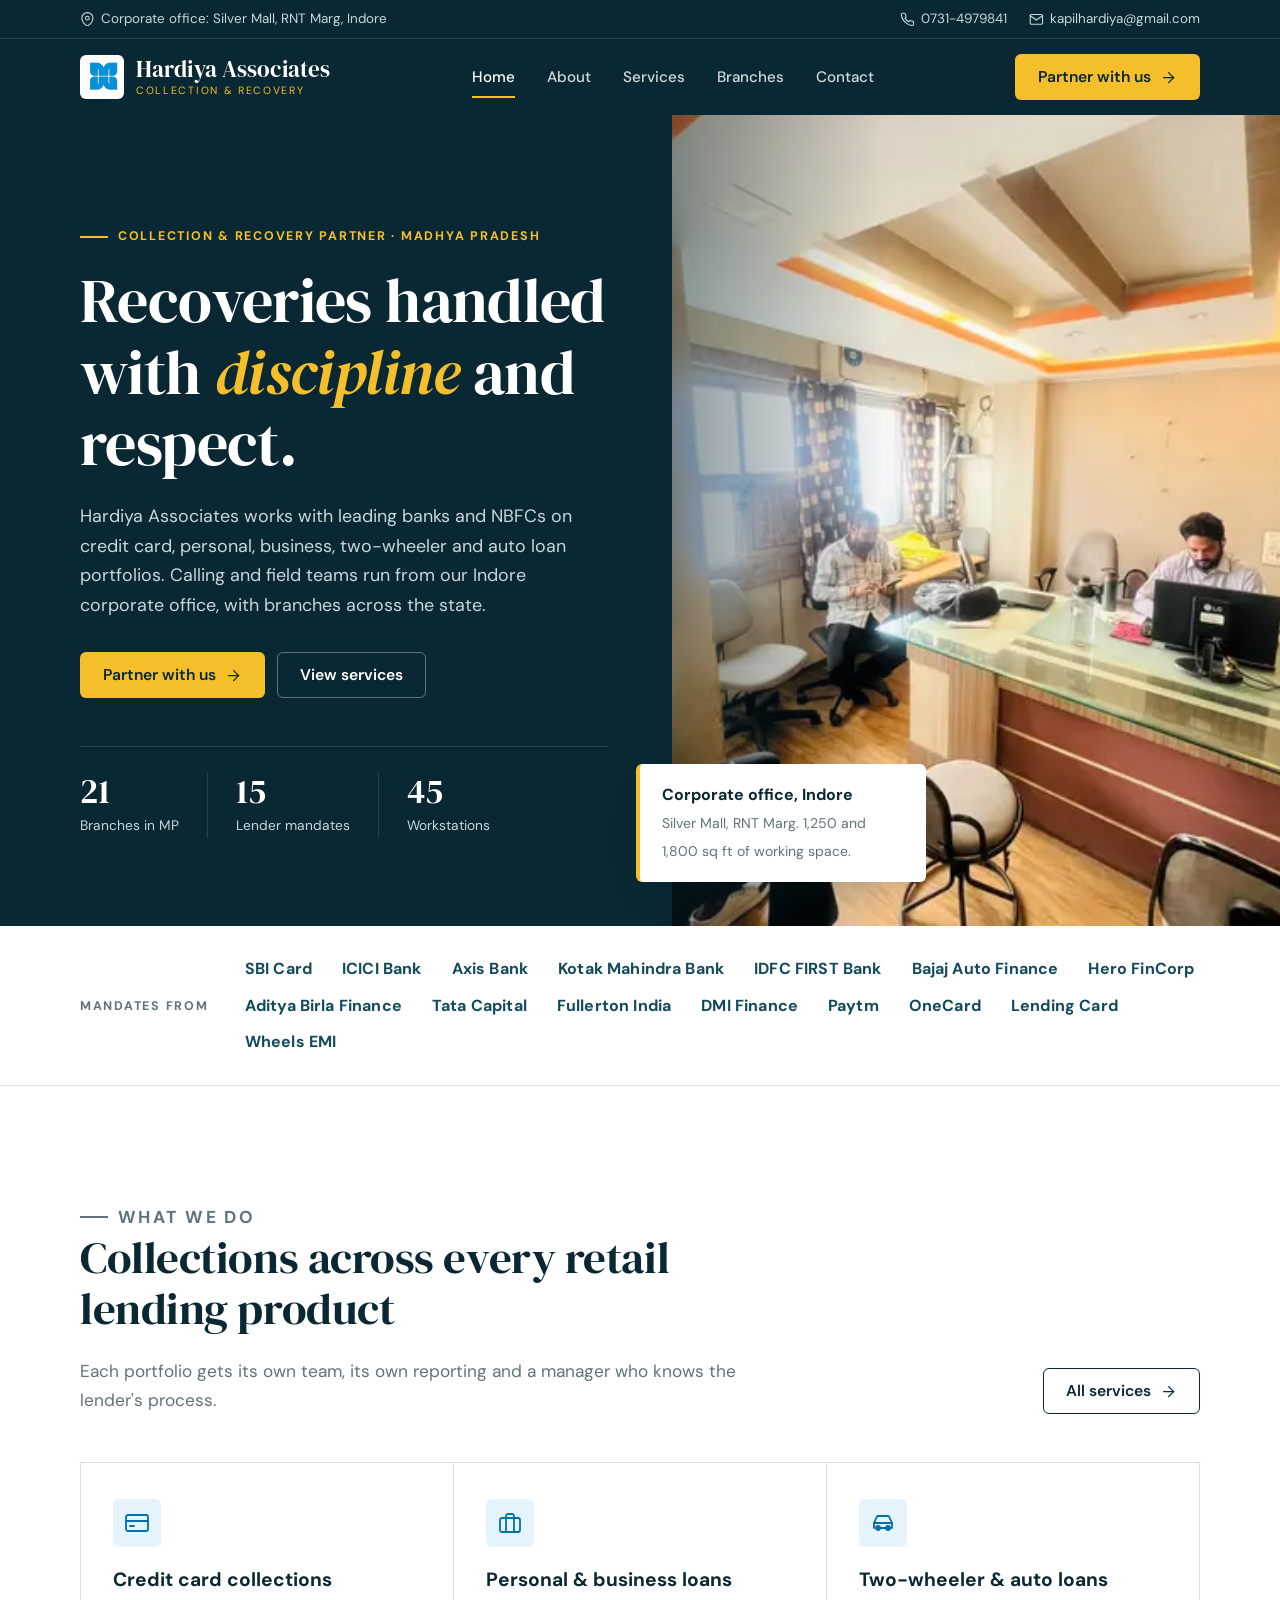
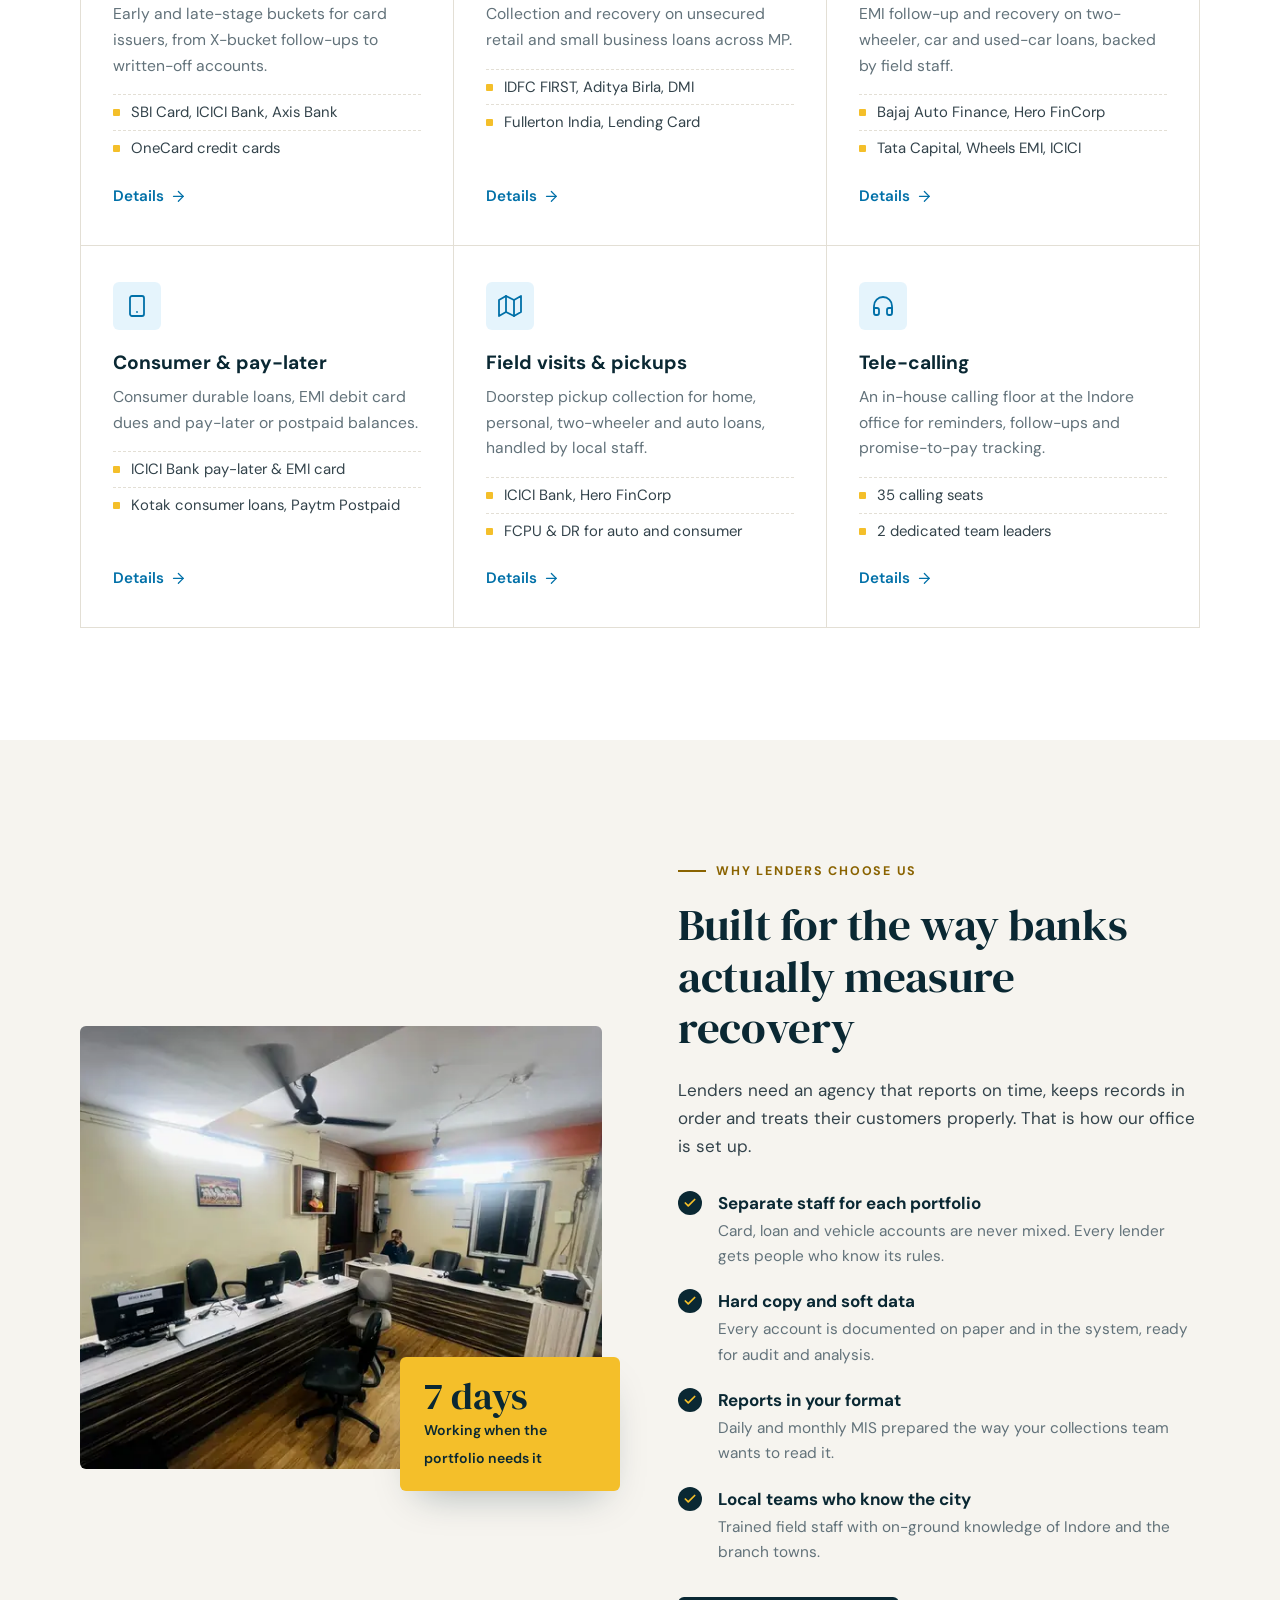
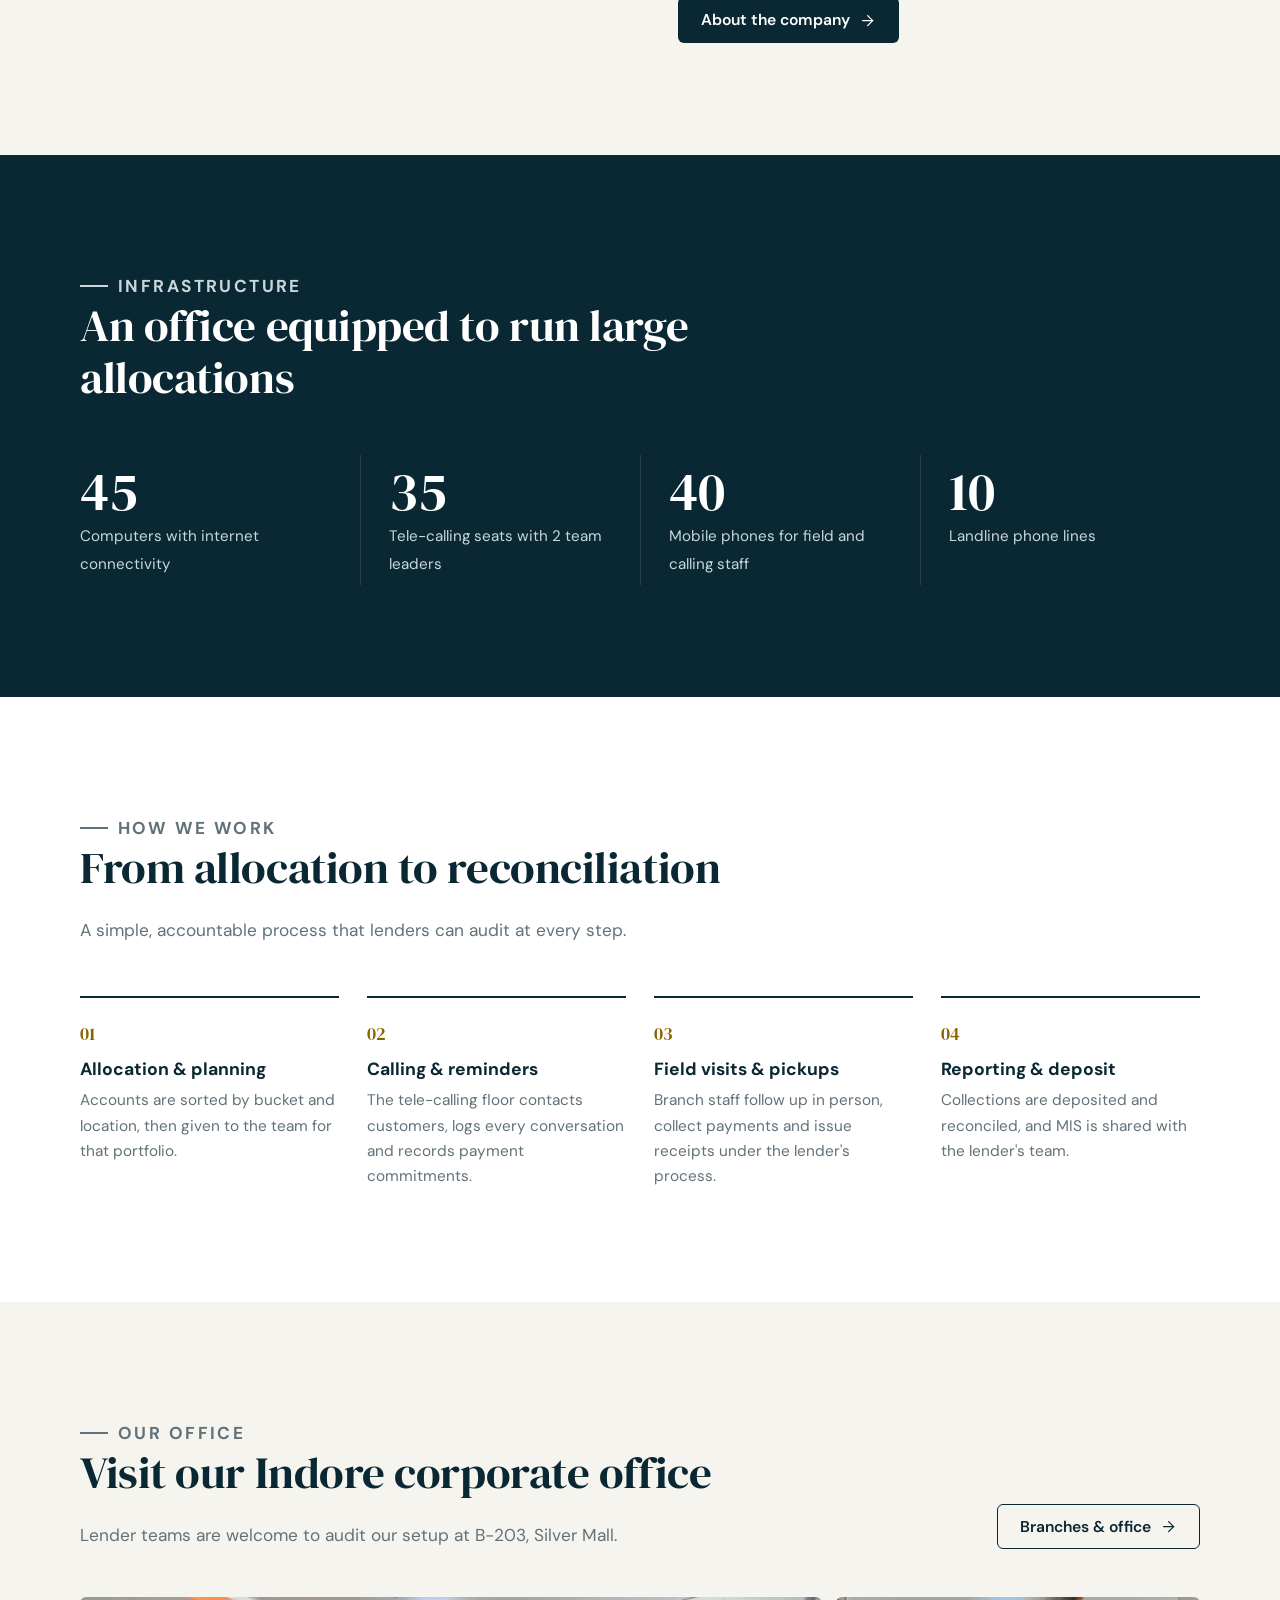
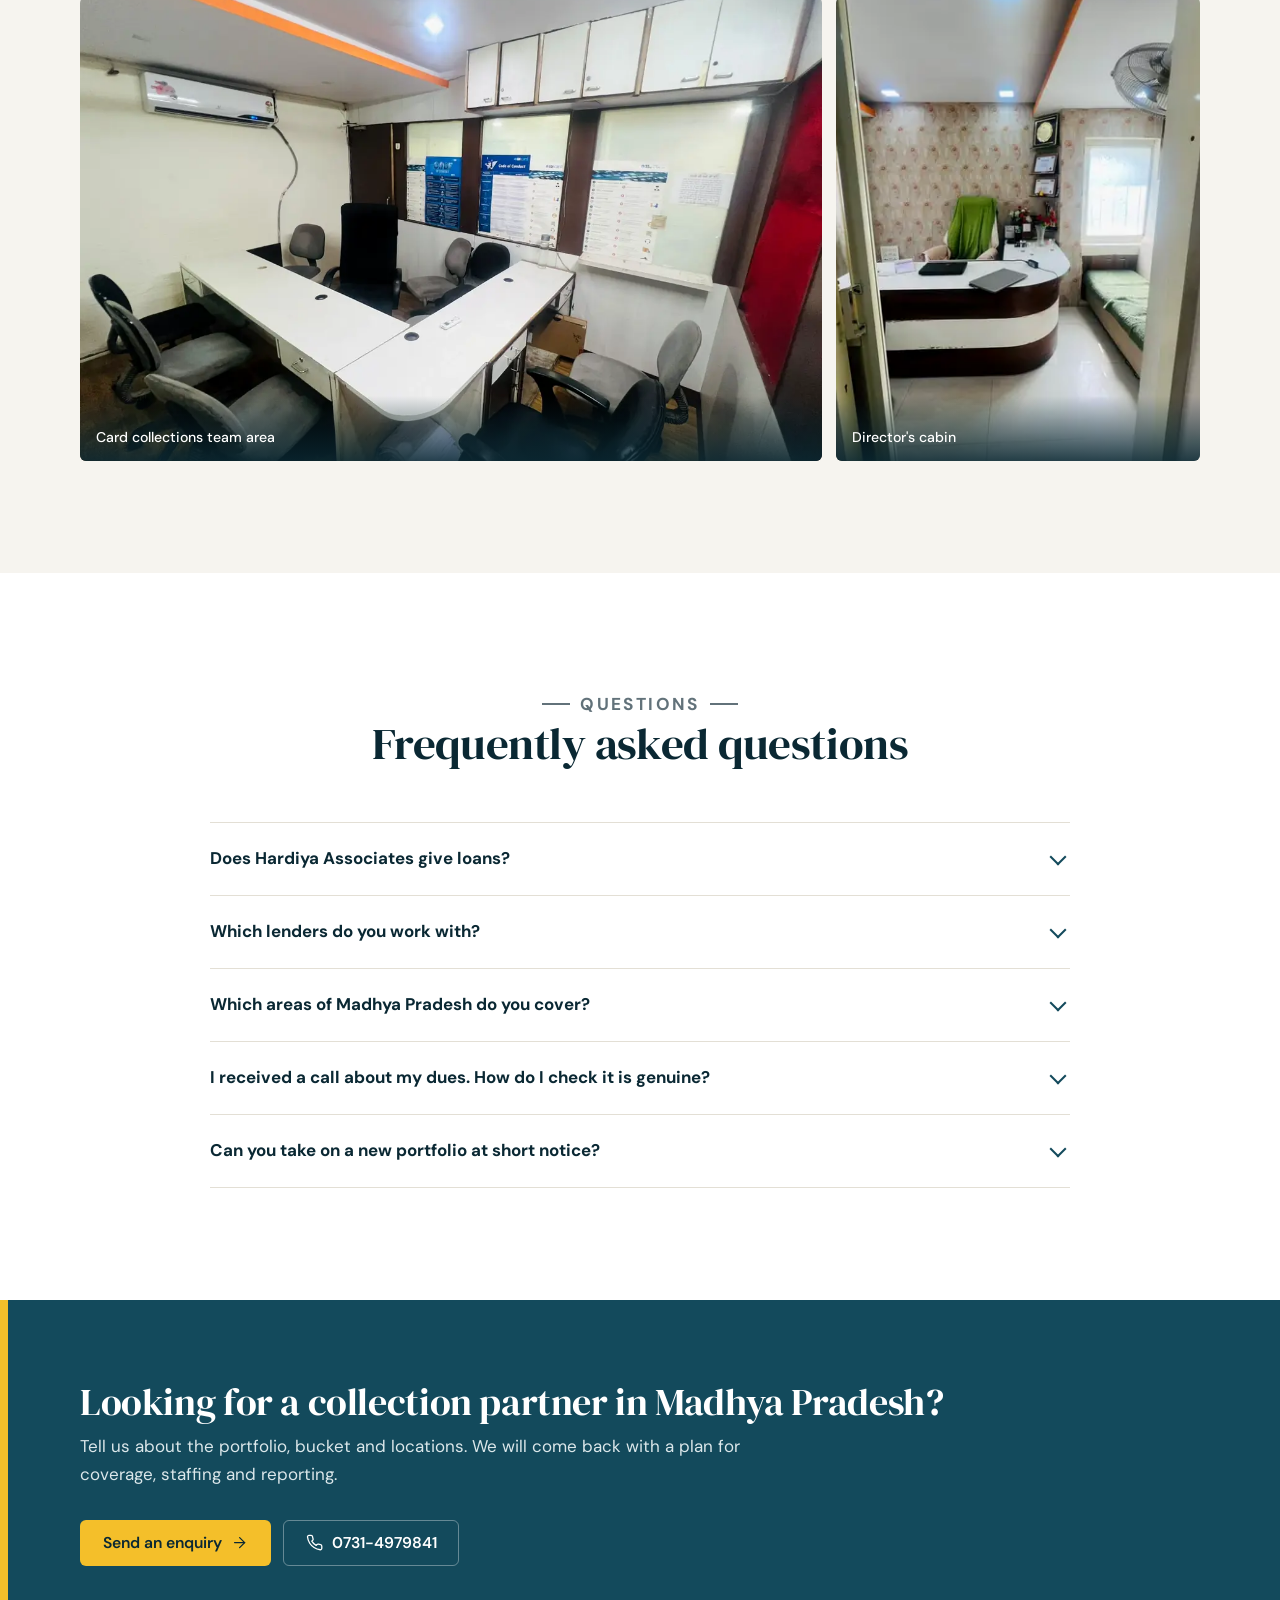
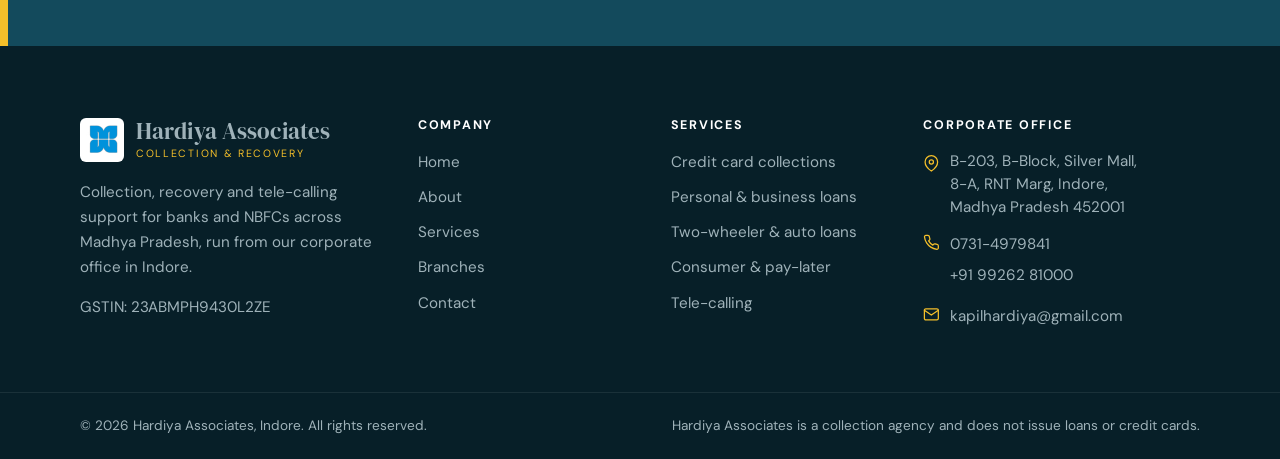
<file: index.html>
<!DOCTYPE html>
<html lang="en-IN">
<head>
  <meta charset="utf-8">
  <meta name="viewport" content="width=device-width, initial-scale=1">
  <title>Hardiya Associates | Loan Collection & Recovery Agency in Indore, MP</title>
  <meta name="description" content="Indore-based collection and recovery agency for banks and NBFCs. Credit cards, personal, business, two-wheeler and auto loans, with 21 branches across Madhya Pradesh.">
  <meta name="robots" content="index, follow">
  <link rel="canonical" href="https://migtitech.github.io/testnew/">
  <meta name="theme-color" content="#0a2833">
  <meta name="format-detection" content="telephone=no">
  <meta name="geo.region" content="IN-MP">
  <meta name="geo.placename" content="Indore">
  <meta name="geo.position" content="22.716371536254883;75.87419128417969">

  <meta property="og:type" content="website">
  <meta property="og:site_name" content="Hardiya Associates">
  <meta property="og:locale" content="en_IN">
  <meta property="og:title" content="Hardiya Associates | Loan Collection & Recovery Agency in Indore, MP">
  <meta property="og:description" content="Indore-based collection and recovery agency for banks and NBFCs. Credit cards, personal, business, two-wheeler and auto loans, with 21 branches across Madhya Pradesh.">
  <meta property="og:url" content="https://migtitech.github.io/testnew/">
  <meta property="og:image" content="https://migtitech.github.io/testnew/assets/img/og-image.jpg">
  <meta property="og:image:width" content="1200">
  <meta property="og:image:height" content="630">
  <meta name="twitter:card" content="summary_large_image">

  <link rel="icon" href="favicon.ico" sizes="48x48">
  <link rel="icon" href="assets/img/icon-192.png" type="image/png" sizes="192x192">
  <link rel="apple-touch-icon" href="apple-touch-icon.png">
  <link rel="manifest" href="site.webmanifest">

  <link rel="preconnect" href="https://fonts.googleapis.com">
  <link rel="preconnect" href="https://fonts.gstatic.com" crossorigin>
  <link rel="preload" as="image" href="assets/img/office-team-1200.webp" imagesrcset="assets/img/office-team-640.webp 640w, assets/img/office-team-1200.webp 1200w" imagesizes="(max-width: 900px) 100vw, 48vw" fetchpriority="high">
  <link rel="stylesheet" href="https://fonts.googleapis.com/css2?family=DM+Sans:opsz,wght@9..40,400;9..40,500;9..40,600;9..40,700&family=DM+Serif+Display:ital@0;1&display=swap">
  <link rel="stylesheet" href="assets/css/main.css">
  <script type="application/ld+json">{"@context":"https://schema.org","@graph":[{"@type":["FinancialService","LocalBusiness"],"@id":"https://migtitech.github.io/testnew/#organization","name":"Hardiya Associates","url":"https://migtitech.github.io/testnew/","logo":"https://migtitech.github.io/testnew/assets/img/icon-512.png","image":"https://migtitech.github.io/testnew/assets/img/og-image.jpg","description":"Loan collection and recovery agency for banks and NBFCs, with a corporate office in Indore and branches across Madhya Pradesh.","email":"kapilhardiya@gmail.com","telephone":"+917314979841","founder":{"@type":"Person","name":"Kapil Hardiya"},"address":{"@type":"PostalAddress","streetAddress":"B-203, B-Block, Silver Mall, 8-A, RNT Marg","addressLocality":"Indore","addressRegion":"Madhya Pradesh","postalCode":"452001","addressCountry":"IN"},"geo":{"@type":"GeoCoordinates","latitude":22.716371536254883,"longitude":75.87419128417969},"hasMap":"https://maps.google.com/maps?q=22.716371536254883%2C75.87419128417969&z=17&hl=en","areaServed":{"@type":"State","name":"Madhya Pradesh"},"contactPoint":[{"@type":"ContactPoint","telephone":"+917314979841","contactType":"customer service","areaServed":"IN","availableLanguage":["English","Hindi"]}]},{"@type":"WebSite","@id":"https://migtitech.github.io/testnew/#website","url":"https://migtitech.github.io/testnew/","name":"Hardiya Associates","publisher":{"@id":"https://migtitech.github.io/testnew/#organization"},"inLanguage":"en-IN"},{"@type":"FAQPage","mainEntity":[{"@type":"Question","name":"Does Hardiya Associates give loans?","acceptedAnswer":{"@type":"Answer","text":"No. We are a collection and recovery agency. We work on behalf of banks and NBFCs to follow up on existing credit card and loan accounts. For a new loan or card, please contact the lender directly."}},{"@type":"Question","name":"Which lenders do you work with?","acceptedAnswer":{"@type":"Answer","text":"Our mandates have covered SBI Card, ICICI Bank, Axis Bank, Kotak Mahindra Bank, IDFC FIRST Bank, Bajaj Auto Finance, Hero FinCorp, Aditya Birla Finance, Tata Capital, Fullerton India, DMI Finance, Paytm, OneCard, Lending Card and Wheels EMI."}},{"@type":"Question","name":"Which areas of Madhya Pradesh do you cover?","acceptedAnswer":{"@type":"Answer","text":"We run our corporate office in Indore and have 21 branch locations, including Ujjain, Dewas, Ratlam, Mandsaur, Neemuch, Khargone, Khandwa, Gwalior, Jabalpur and Chhindwara. The full list is on our Branches page."}},{"@type":"Question","name":"I received a call about my dues. How do I check it is genuine?","acceptedAnswer":{"@type":"Answer","text":"Ask the caller for their name, the lender and your account details, then confirm directly with your bank or NBFC using the number printed on your statement or card. Always make payments through the lender's official channels or against an official receipt."}},{"@type":"Question","name":"Can you take on a new portfolio at short notice?","acceptedAnswer":{"@type":"Answer","text":"Yes. We keep separate teams for separate portfolios and can rearrange staff when a new allocation arrives. Share the product, bucket, volume and locations through the contact form and we will get back to you."}}]}]}</script>
</head>
<body>
  <a class="skip" href="#main">Skip to content</a>

  <div class="topbar">
    <div class="wrap">
      <span class="topbar-left"><svg class="icon" viewBox="0 0 24 24" aria-hidden="true" focusable="false"><path d="M21 10c0 7-9 13-9 13s-9-6-9-13a9 9 0 0 1 18 0z"/><circle cx="12" cy="10" r="3"/></svg> Corporate office: Silver Mall, RNT Marg, Indore</span>
      <div class="topbar-right">
        <a href="tel:+917314979841"><svg class="icon" viewBox="0 0 24 24" aria-hidden="true" focusable="false"><path d="M22 16.92v3a2 2 0 0 1-2.18 2 19.8 19.8 0 0 1-8.63-3.07 19.5 19.5 0 0 1-6-6A19.8 19.8 0 0 1 2.12 4.18 2 2 0 0 1 4.11 2h3a2 2 0 0 1 2 1.72c.13.96.36 1.9.7 2.81a2 2 0 0 1-.45 2.11L8.09 9.91a16 16 0 0 0 6 6l1.27-1.27a2 2 0 0 1 2.11-.45c.91.34 1.85.57 2.81.7A2 2 0 0 1 22 16.92z"/></svg> 0731-4979841</a>
        <a href="mailto:kapilhardiya@gmail.com"><svg class="icon" viewBox="0 0 24 24" aria-hidden="true" focusable="false"><path d="M4 4h16c1.1 0 2 .9 2 2v12c0 1.1-.9 2-2 2H4c-1.1 0-2-.9-2-2V6c0-1.1.9-2 2-2z"/><polyline points="22,6 12,13 2,6"/></svg> kapilhardiya@gmail.com</a>
      </div>
    </div>
  </div>

  <header class="header">
    <div class="wrap">
      <a class="brand" href="index.html" aria-label="Hardiya Associates home">
        <span class="brand-mark"><img src="assets/img/logo-mark.webp" width="32" height="32" alt=""></span>
        <span class="brand-name">Hardiya Associates<small>Collection &amp; Recovery</small></span>
      </a>
      <nav class="nav" id="site-nav" aria-label="Main">
        <ul>
          <li><a href="index.html" aria-current="page">Home</a></li>
          <li><a href="about.html">About</a></li>
          <li><a href="services.html">Services</a></li>
          <li><a href="network.html">Branches</a></li>
          <li><a href="contact.html">Contact</a></li>
          <li class="nav-cta"><a class="btn btn-gold" href="contact.html">Partner with us</a></li>
        </ul>
      </nav>
      <div class="header-cta">
        <a class="btn btn-gold" href="contact.html">Partner with us <svg class="icon" viewBox="0 0 24 24" aria-hidden="true" focusable="false"><line x1="5" y1="12" x2="19" y2="12"/><polyline points="12 5 19 12 12 19"/></svg></a>
        <button class="menu-btn" type="button" aria-controls="site-nav" aria-expanded="false">
          <span class="sr-only">Menu</span><span></span><span></span><span></span>
        </button>
      </div>
    </div>
  </header>

  <main id="main">
    <section class="hero">
      <div class="hero-copy">
        <p class="eyebrow">Collection &amp; recovery partner &middot; Madhya Pradesh</p>
        <h1>Recoveries handled with <em>discipline</em> and respect.</h1>
        <p class="hero-lead">Hardiya Associates works with leading banks and NBFCs on credit card, personal, business, two-wheeler and auto loan portfolios. Calling and field teams run from our Indore corporate office, with branches across the state.</p>
        <div class="hero-actions">
          <a class="btn btn-gold" href="contact.html">Partner with us <svg class="icon" viewBox="0 0 24 24" aria-hidden="true" focusable="false"><line x1="5" y1="12" x2="19" y2="12"/><polyline points="12 5 19 12 12 19"/></svg></a>
          <a class="btn btn-line" href="services.html">View services</a>
        </div>
        <ul class="hero-facts">
          <li><strong>21</strong><span>Branches in MP</span></li>
          <li><strong>15</strong><span>Lender mandates</span></li>
          <li><strong>45</strong><span>Workstations</span></li>
        </ul>
      </div>
      <div class="hero-media">
        <img src="assets/img/office-team-1200.webp" srcset="assets/img/office-team-640.webp 640w, assets/img/office-team-1200.webp 1200w" sizes="(max-width: 900px) 100vw, 48vw" width="1600" height="1200" alt="Hardiya Associates team at work in the Indore corporate office" fetchpriority="high">
        <div class="hero-card">
          <strong>Corporate office, Indore</strong>
          <span>Silver Mall, RNT Marg. 1,250 and 1,800 sq ft of working space.</span>
        </div>
      </div>
    </section>

    <section class="partners" aria-label="Lenders we have worked with">
      <div class="wrap">
        <span class="partners-label">Mandates from</span>
        <ul><li>SBI Card</li><li>ICICI Bank</li><li>Axis Bank</li><li>Kotak Mahindra Bank</li><li>IDFC FIRST Bank</li><li>Bajaj Auto Finance</li><li>Hero FinCorp</li><li>Aditya Birla Finance</li><li>Tata Capital</li><li>Fullerton India</li><li>DMI Finance</li><li>Paytm</li><li>OneCard</li><li>Lending Card</li><li>Wheels EMI</li></ul>
      </div>
    </section>

    <section class="section" id="services">
      <div class="wrap">
        <div class="split-head">
          <div class="section-head">
            <p class="eyebrow">What we do</p>
            <h2>Collections across every retail lending product</h2>
            <p>Each portfolio gets its own team, its own reporting and a manager who knows the lender's process.</p>
          </div>
          <a class="btn btn-line-dark" href="services.html">All services <svg class="icon" viewBox="0 0 24 24" aria-hidden="true" focusable="false"><line x1="5" y1="12" x2="19" y2="12"/><polyline points="12 5 19 12 12 19"/></svg></a>
        </div>
        <div class="cards">
          <article class="card">
            <div class="card-icon"><svg class="icon" viewBox="0 0 24 24" aria-hidden="true" focusable="false"><rect x="1" y="4" width="22" height="16" rx="2"/><line x1="1" y1="10" x2="23" y2="10"/><line x1="5" y1="15" x2="9" y2="15"/></svg></div>
            <h3>Credit card collections</h3>
            <p>Early and late-stage buckets for card issuers, from X-bucket follow-ups to written-off accounts.</p>
            <ul><li>SBI Card, ICICI Bank, Axis Bank</li><li>OneCard credit cards</li></ul>
            <a class="card-link" href="services.html#credit-cards">Details <svg class="icon" viewBox="0 0 24 24" aria-hidden="true" focusable="false"><line x1="5" y1="12" x2="19" y2="12"/><polyline points="12 5 19 12 12 19"/></svg></a>
          </article>
          <article class="card">
            <div class="card-icon"><svg class="icon" viewBox="0 0 24 24" aria-hidden="true" focusable="false"><rect x="2" y="7" width="20" height="14" rx="2"/><path d="M16 21V5a2 2 0 0 0-2-2h-4a2 2 0 0 0-2 2v16"/></svg></div>
            <h3>Personal &amp; business loans</h3>
            <p>Collection and recovery on unsecured retail and small business loans across MP.</p>
            <ul><li>IDFC FIRST, Aditya Birla, DMI</li><li>Fullerton India, Lending Card</li></ul>
            <a class="card-link" href="services.html#retail-loans">Details <svg class="icon" viewBox="0 0 24 24" aria-hidden="true" focusable="false"><line x1="5" y1="12" x2="19" y2="12"/><polyline points="12 5 19 12 12 19"/></svg></a>
          </article>
          <article class="card">
            <div class="card-icon"><svg class="icon" viewBox="0 0 24 24" aria-hidden="true" focusable="false"><path d="M5 17h14M3 17v-5l2.5-5.5A2 2 0 0 1 7.3 5h9.4a2 2 0 0 1 1.8 1.5L21 12v5"/><line x1="3" y1="12" x2="21" y2="12"/><circle cx="7" cy="17" r="2"/><circle cx="17" cy="17" r="2"/></svg></div>
            <h3>Two-wheeler &amp; auto loans</h3>
            <p>EMI follow-up and recovery on two-wheeler, car and used-car loans, backed by field staff.</p>
            <ul><li>Bajaj Auto Finance, Hero FinCorp</li><li>Tata Capital, Wheels EMI, ICICI</li></ul>
            <a class="card-link" href="services.html#vehicle-loans">Details <svg class="icon" viewBox="0 0 24 24" aria-hidden="true" focusable="false"><line x1="5" y1="12" x2="19" y2="12"/><polyline points="12 5 19 12 12 19"/></svg></a>
          </article>
          <article class="card">
            <div class="card-icon"><svg class="icon" viewBox="0 0 24 24" aria-hidden="true" focusable="false"><rect x="5" y="2" width="14" height="20" rx="2"/><line x1="12" y1="18" x2="12.01" y2="18"/></svg></div>
            <h3>Consumer &amp; pay-later</h3>
            <p>Consumer durable loans, EMI debit card dues and pay-later or postpaid balances.</p>
            <ul><li>ICICI Bank pay-later &amp; EMI card</li><li>Kotak consumer loans, Paytm Postpaid</li></ul>
            <a class="card-link" href="services.html#consumer">Details <svg class="icon" viewBox="0 0 24 24" aria-hidden="true" focusable="false"><line x1="5" y1="12" x2="19" y2="12"/><polyline points="12 5 19 12 12 19"/></svg></a>
          </article>
          <article class="card">
            <div class="card-icon"><svg class="icon" viewBox="0 0 24 24" aria-hidden="true" focusable="false"><polygon points="1 6 1 22 8 18 16 22 23 18 23 2 16 6 8 2 1 6"/><line x1="8" y1="2" x2="8" y2="18"/><line x1="16" y1="6" x2="16" y2="22"/></svg></div>
            <h3>Field visits &amp; pickups</h3>
            <p>Doorstep pickup collection for home, personal, two-wheeler and auto loans, handled by local staff.</p>
            <ul><li>ICICI Bank, Hero FinCorp</li><li>FCPU &amp; DR for auto and consumer</li></ul>
            <a class="card-link" href="services.html#field">Details <svg class="icon" viewBox="0 0 24 24" aria-hidden="true" focusable="false"><line x1="5" y1="12" x2="19" y2="12"/><polyline points="12 5 19 12 12 19"/></svg></a>
          </article>
          <article class="card">
            <div class="card-icon"><svg class="icon" viewBox="0 0 24 24" aria-hidden="true" focusable="false"><path d="M3 18v-6a9 9 0 0 1 18 0v6"/><path d="M21 19a2 2 0 0 1-2 2h-1a2 2 0 0 1-2-2v-3a2 2 0 0 1 2-2h3zM3 19a2 2 0 0 0 2 2h1a2 2 0 0 0 2-2v-3a2 2 0 0 0-2-2H3z"/></svg></div>
            <h3>Tele-calling</h3>
            <p>An in-house calling floor at the Indore office for reminders, follow-ups and promise-to-pay tracking.</p>
            <ul><li>35 calling seats</li><li>2 dedicated team leaders</li></ul>
            <a class="card-link" href="services.html#tele-calling">Details <svg class="icon" viewBox="0 0 24 24" aria-hidden="true" focusable="false"><line x1="5" y1="12" x2="19" y2="12"/><polyline points="12 5 19 12 12 19"/></svg></a>
          </article>
        </div>
      </div>
    </section>

    <section class="section section-paper">
      <div class="wrap feature">
        <div class="feature-media">
          <img src="assets/img/office-workstations-1200.webp" srcset="assets/img/office-workstations-640.webp 640w, assets/img/office-workstations-1200.webp 1200w" sizes="(max-width: 900px) 100vw, 50vw" width="1600" height="1200" alt="Computerised collection desks at the Hardiya Associates office" loading="lazy" decoding="async">
          <div class="stamp"><strong>7 days</strong><span>Working when the portfolio needs it</span></div>
        </div>
        <div>
          <p class="eyebrow">Why lenders choose us</p>
          <h2>Built for the way banks actually measure recovery</h2>
          <p>Lenders need an agency that reports on time, keeps records in order and treats their customers properly. That is how our office is set up.</p>
          <ul class="checks">
            <li><span class="tick"><svg class="icon" viewBox="0 0 24 24" aria-hidden="true" focusable="false"><polyline points="20 6 9 17 4 12"/></svg></span><div><strong>Separate staff for each portfolio</strong><p>Card, loan and vehicle accounts are never mixed. Every lender gets people who know its rules.</p></div></li>
            <li><span class="tick"><svg class="icon" viewBox="0 0 24 24" aria-hidden="true" focusable="false"><polyline points="20 6 9 17 4 12"/></svg></span><div><strong>Hard copy and soft data</strong><p>Every account is documented on paper and in the system, ready for audit and analysis.</p></div></li>
            <li><span class="tick"><svg class="icon" viewBox="0 0 24 24" aria-hidden="true" focusable="false"><polyline points="20 6 9 17 4 12"/></svg></span><div><strong>Reports in your format</strong><p>Daily and monthly MIS prepared the way your collections team wants to read it.</p></div></li>
            <li><span class="tick"><svg class="icon" viewBox="0 0 24 24" aria-hidden="true" focusable="false"><polyline points="20 6 9 17 4 12"/></svg></span><div><strong>Local teams who know the city</strong><p>Trained field staff with on-ground knowledge of Indore and the branch towns.</p></div></li>
          </ul>
          <a class="btn btn-ink" href="about.html">About the company <svg class="icon" viewBox="0 0 24 24" aria-hidden="true" focusable="false"><line x1="5" y1="12" x2="19" y2="12"/><polyline points="12 5 19 12 12 19"/></svg></a>
        </div>
      </div>
    </section>

    <section class="section section-ink on-dark">
      <div class="wrap">
        <div class="section-head">
          <p class="eyebrow">Infrastructure</p>
          <h2>An office equipped to run large allocations</h2>
        </div>
        <div class="numbers">
          <div><strong>45</strong><span>Computers with internet connectivity</span></div>
          <div><strong>35</strong><span>Tele-calling seats with 2 team leaders</span></div>
          <div><strong>40</strong><span>Mobile phones for field and calling staff</span></div>
          <div><strong>10</strong><span>Landline phone lines</span></div>
        </div>
      </div>
    </section>

    <section class="section">
      <div class="wrap">
        <div class="section-head">
          <p class="eyebrow">How we work</p>
          <h2>From allocation to reconciliation</h2>
          <p>A simple, accountable process that lenders can audit at every step.</p>
        </div>
        <ol class="steps">
          <li><h3>Allocation &amp; planning</h3><p>Accounts are sorted by bucket and location, then given to the team for that portfolio.</p></li>
          <li><h3>Calling &amp; reminders</h3><p>The tele-calling floor contacts customers, logs every conversation and records payment commitments.</p></li>
          <li><h3>Field visits &amp; pickups</h3><p>Branch staff follow up in person, collect payments and issue receipts under the lender's process.</p></li>
          <li><h3>Reporting &amp; deposit</h3><p>Collections are deposited and reconciled, and MIS is shared with the lender's team.</p></li>
        </ol>
      </div>
    </section>

    <section class="section section-paper">
      <div class="wrap">
        <div class="split-head">
          <div class="section-head">
            <p class="eyebrow">Our office</p>
            <h2>Visit our Indore corporate office</h2>
            <p>Lender teams are welcome to audit our setup at B-203, Silver Mall.</p>
          </div>
          <a class="btn btn-line-dark" href="network.html">Branches &amp; office <svg class="icon" viewBox="0 0 24 24" aria-hidden="true" focusable="false"><line x1="5" y1="12" x2="19" y2="12"/><polyline points="12 5 19 12 12 19"/></svg></a>
        </div>
        <div class="gallery">
          <figure class="g-a"><img src="assets/img/office-card-desk-1200.webp" srcset="assets/img/office-card-desk-640.webp 640w, assets/img/office-card-desk-1200.webp 1200w" sizes="(max-width: 900px) 100vw, 66vw" width="1600" height="1200" alt="Card collections desk with lender code of conduct posters" loading="lazy" decoding="async"><figcaption>Card collections team area</figcaption></figure>
          <figure class="g-b"><img src="assets/img/office-cabin-1200.webp" srcset="assets/img/office-cabin-640.webp 640w, assets/img/office-cabin-1200.webp 1200w" sizes="(max-width: 900px) 100vw, 33vw" width="1600" height="1200" alt="Director's cabin at Hardiya Associates" loading="lazy" decoding="async"><figcaption>Director's cabin</figcaption></figure>
        </div>
      </div>
    </section>

    <section class="section" id="faq">
      <div class="wrap">
        <div class="section-head center">
          <p class="eyebrow">Questions</p>
          <h2>Frequently asked questions</h2>
        </div>
        <div class="faq">
        <details>
          <summary>Does Hardiya Associates give loans?</summary>
          <p>No. We are a collection and recovery agency. We work on behalf of banks and NBFCs to follow up on existing credit card and loan accounts. For a new loan or card, please contact the lender directly.</p>
        </details>
        <details>
          <summary>Which lenders do you work with?</summary>
          <p>Our mandates have covered SBI Card, ICICI Bank, Axis Bank, Kotak Mahindra Bank, IDFC FIRST Bank, Bajaj Auto Finance, Hero FinCorp, Aditya Birla Finance, Tata Capital, Fullerton India, DMI Finance, Paytm, OneCard, Lending Card and Wheels EMI.</p>
        </details>
        <details>
          <summary>Which areas of Madhya Pradesh do you cover?</summary>
          <p>We run our corporate office in Indore and have 21 branch locations, including Ujjain, Dewas, Ratlam, Mandsaur, Neemuch, Khargone, Khandwa, Gwalior, Jabalpur and Chhindwara. The full list is on our Branches page.</p>
        </details>
        <details>
          <summary>I received a call about my dues. How do I check it is genuine?</summary>
          <p>Ask the caller for their name, the lender and your account details, then confirm directly with your bank or NBFC using the number printed on your statement or card. Always make payments through the lender's official channels or against an official receipt.</p>
        </details>
        <details>
          <summary>Can you take on a new portfolio at short notice?</summary>
          <p>Yes. We keep separate teams for separate portfolios and can rearrange staff when a new allocation arrives. Share the product, bucket, volume and locations through the contact form and we will get back to you.</p>
        </details>
        </div>
      </div>
    </section>

    <section class="cta">
      <div class="wrap">
        <div>
          <h2>Looking for a collection partner in Madhya Pradesh?</h2>
          <p>Tell us about the portfolio, bucket and locations. We will come back with a plan for coverage, staffing and reporting.</p>
        </div>
        <div class="cta-actions">
          <a class="btn btn-gold" href="contact.html">Send an enquiry <svg class="icon" viewBox="0 0 24 24" aria-hidden="true" focusable="false"><line x1="5" y1="12" x2="19" y2="12"/><polyline points="12 5 19 12 12 19"/></svg></a>
          <a class="btn btn-line" href="tel:+917314979841"><svg class="icon" viewBox="0 0 24 24" aria-hidden="true" focusable="false"><path d="M22 16.92v3a2 2 0 0 1-2.18 2 19.8 19.8 0 0 1-8.63-3.07 19.5 19.5 0 0 1-6-6A19.8 19.8 0 0 1 2.12 4.18 2 2 0 0 1 4.11 2h3a2 2 0 0 1 2 1.72c.13.96.36 1.9.7 2.81a2 2 0 0 1-.45 2.11L8.09 9.91a16 16 0 0 0 6 6l1.27-1.27a2 2 0 0 1 2.11-.45c.91.34 1.85.57 2.81.7A2 2 0 0 1 22 16.92z"/></svg> 0731-4979841</a>
        </div>
      </div>
    </section>

  </main>

  <footer class="footer">
    <div class="wrap footer-main">
      <div>
        <a class="brand" href="index.html" aria-label="Hardiya Associates home">
          <span class="brand-mark"><img src="assets/img/logo-mark.webp" width="32" height="32" alt="" loading="lazy"></span>
          <span class="brand-name">Hardiya Associates<small>Collection &amp; Recovery</small></span>
        </a>
        <p>Collection, recovery and tele-calling support for banks and NBFCs across Madhya Pradesh, run from our corporate office in Indore.</p>
        <p>GSTIN: 23ABMPH9430L2ZE</p>
      </div>
      <div>
        <h2>Company</h2>
        <ul>
            <li><a href="index.html">Home</a></li>
            <li><a href="about.html">About</a></li>
            <li><a href="services.html">Services</a></li>
            <li><a href="network.html">Branches</a></li>
            <li><a href="contact.html">Contact</a></li>
        </ul>
      </div>
      <div>
        <h2>Services</h2>
        <ul>
          <li><a href="services.html#credit-cards">Credit card collections</a></li>
          <li><a href="services.html#retail-loans">Personal &amp; business loans</a></li>
          <li><a href="services.html#vehicle-loans">Two-wheeler &amp; auto loans</a></li>
          <li><a href="services.html#consumer">Consumer &amp; pay-later</a></li>
          <li><a href="services.html#tele-calling">Tele-calling</a></li>
        </ul>
      </div>
      <div>
        <h2>Corporate office</h2>
        <ul class="footer-contact">
          <li><svg class="icon" viewBox="0 0 24 24" aria-hidden="true" focusable="false"><path d="M21 10c0 7-9 13-9 13s-9-6-9-13a9 9 0 0 1 18 0z"/><circle cx="12" cy="10" r="3"/></svg><address>B-203, B-Block, Silver Mall,<br>8-A, RNT Marg, Indore,<br>Madhya Pradesh 452001</address></li>
          <li><svg class="icon" viewBox="0 0 24 24" aria-hidden="true" focusable="false"><path d="M22 16.92v3a2 2 0 0 1-2.18 2 19.8 19.8 0 0 1-8.63-3.07 19.5 19.5 0 0 1-6-6A19.8 19.8 0 0 1 2.12 4.18 2 2 0 0 1 4.11 2h3a2 2 0 0 1 2 1.72c.13.96.36 1.9.7 2.81a2 2 0 0 1-.45 2.11L8.09 9.91a16 16 0 0 0 6 6l1.27-1.27a2 2 0 0 1 2.11-.45c.91.34 1.85.57 2.81.7A2 2 0 0 1 22 16.92z"/></svg><span><a href="tel:+917314979841">0731-4979841</a><br><a href="tel:+919926281000">+91 99262 81000</a></span></li>
          <li><svg class="icon" viewBox="0 0 24 24" aria-hidden="true" focusable="false"><path d="M4 4h16c1.1 0 2 .9 2 2v12c0 1.1-.9 2-2 2H4c-1.1 0-2-.9-2-2V6c0-1.1.9-2 2-2z"/><polyline points="22,6 12,13 2,6"/></svg><a href="mailto:kapilhardiya@gmail.com">kapilhardiya@gmail.com</a></li>
        </ul>
      </div>
    </div>
    <div class="footer-bottom">
      <div class="wrap">
        <span>&copy; <span id="year">2026</span> Hardiya Associates, Indore. All rights reserved.</span>
        <span>Hardiya Associates is a collection agency and does not issue loans or credit cards.</span>
      </div>
    </div>
  </footer>

  <a class="call-fab" href="tel:+917314979841"><svg class="icon" viewBox="0 0 24 24" aria-hidden="true" focusable="false"><path d="M22 16.92v3a2 2 0 0 1-2.18 2 19.8 19.8 0 0 1-8.63-3.07 19.5 19.5 0 0 1-6-6A19.8 19.8 0 0 1 2.12 4.18 2 2 0 0 1 4.11 2h3a2 2 0 0 1 2 1.72c.13.96.36 1.9.7 2.81a2 2 0 0 1-.45 2.11L8.09 9.91a16 16 0 0 0 6 6l1.27-1.27a2 2 0 0 1 2.11-.45c.91.34 1.85.57 2.81.7A2 2 0 0 1 22 16.92z"/></svg> Call office</a>
  <script src="assets/js/main.js" defer></script>
</body>
</html>
</file>
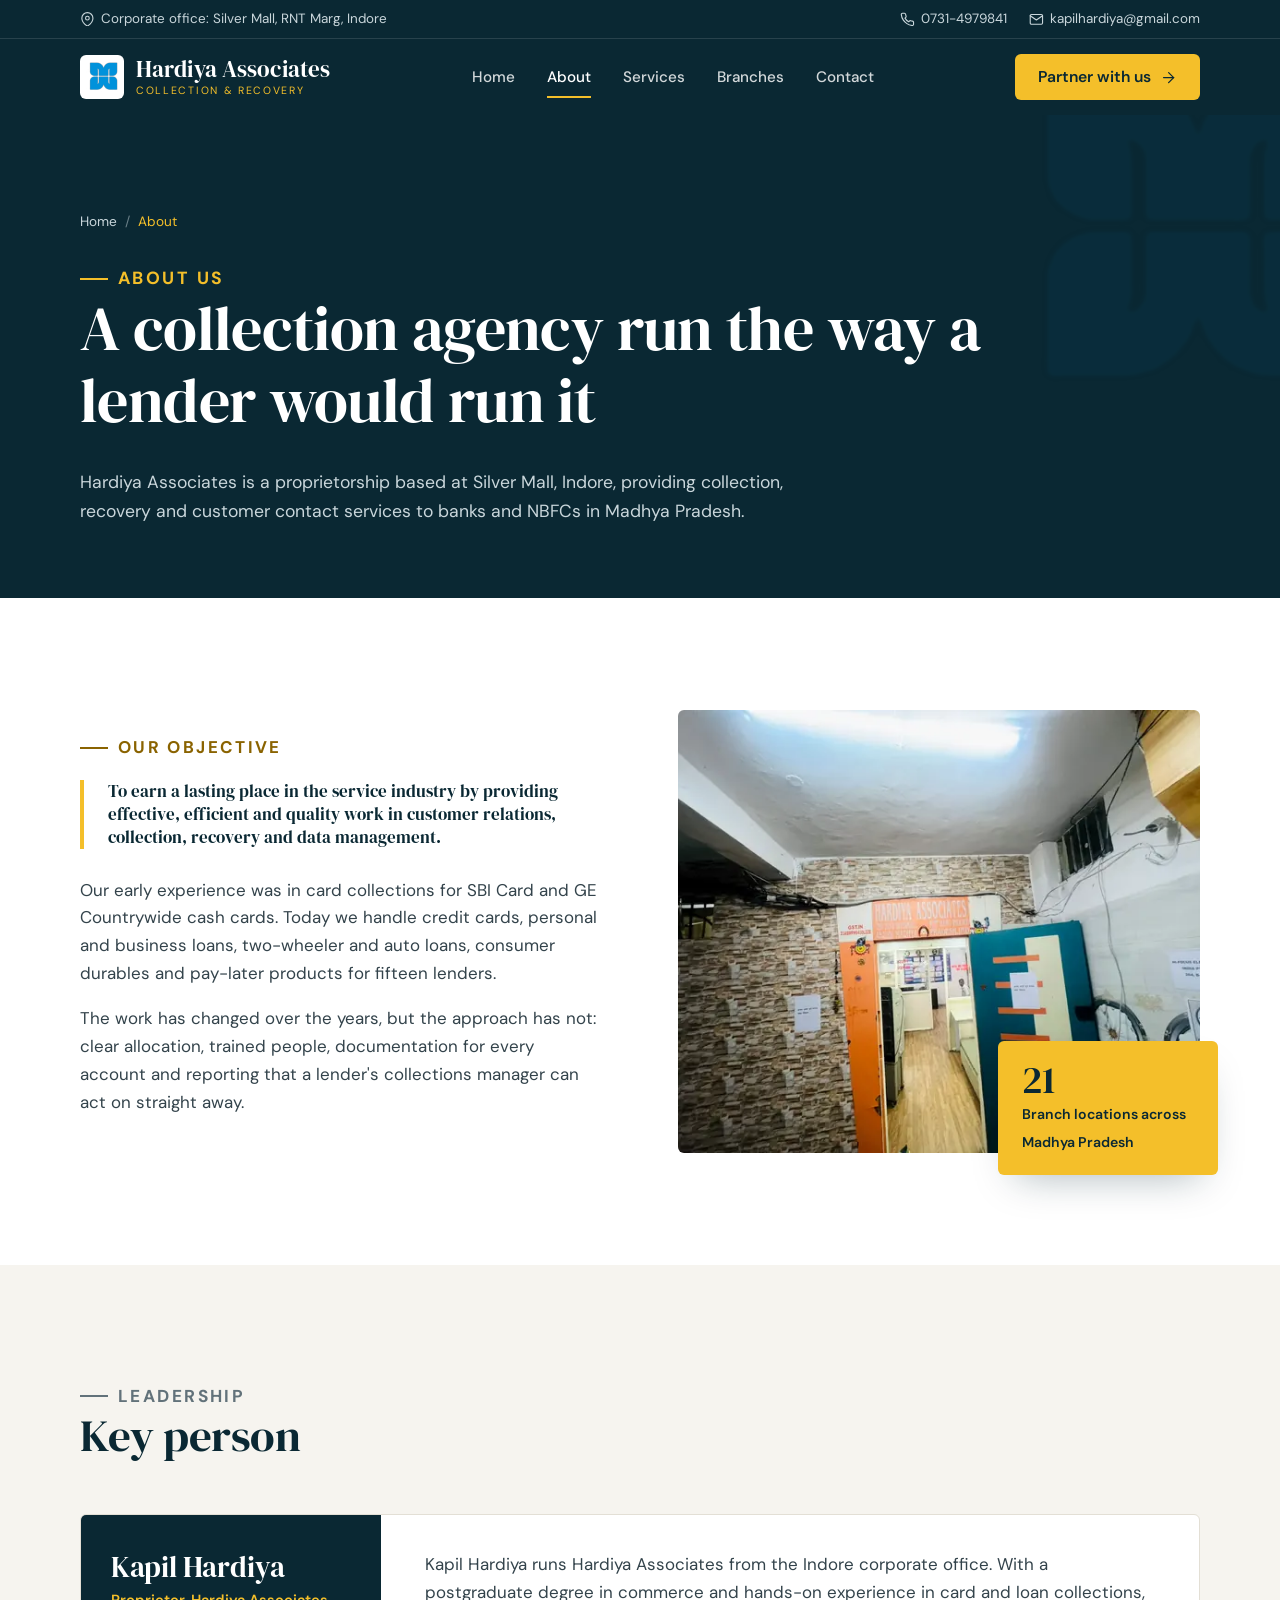
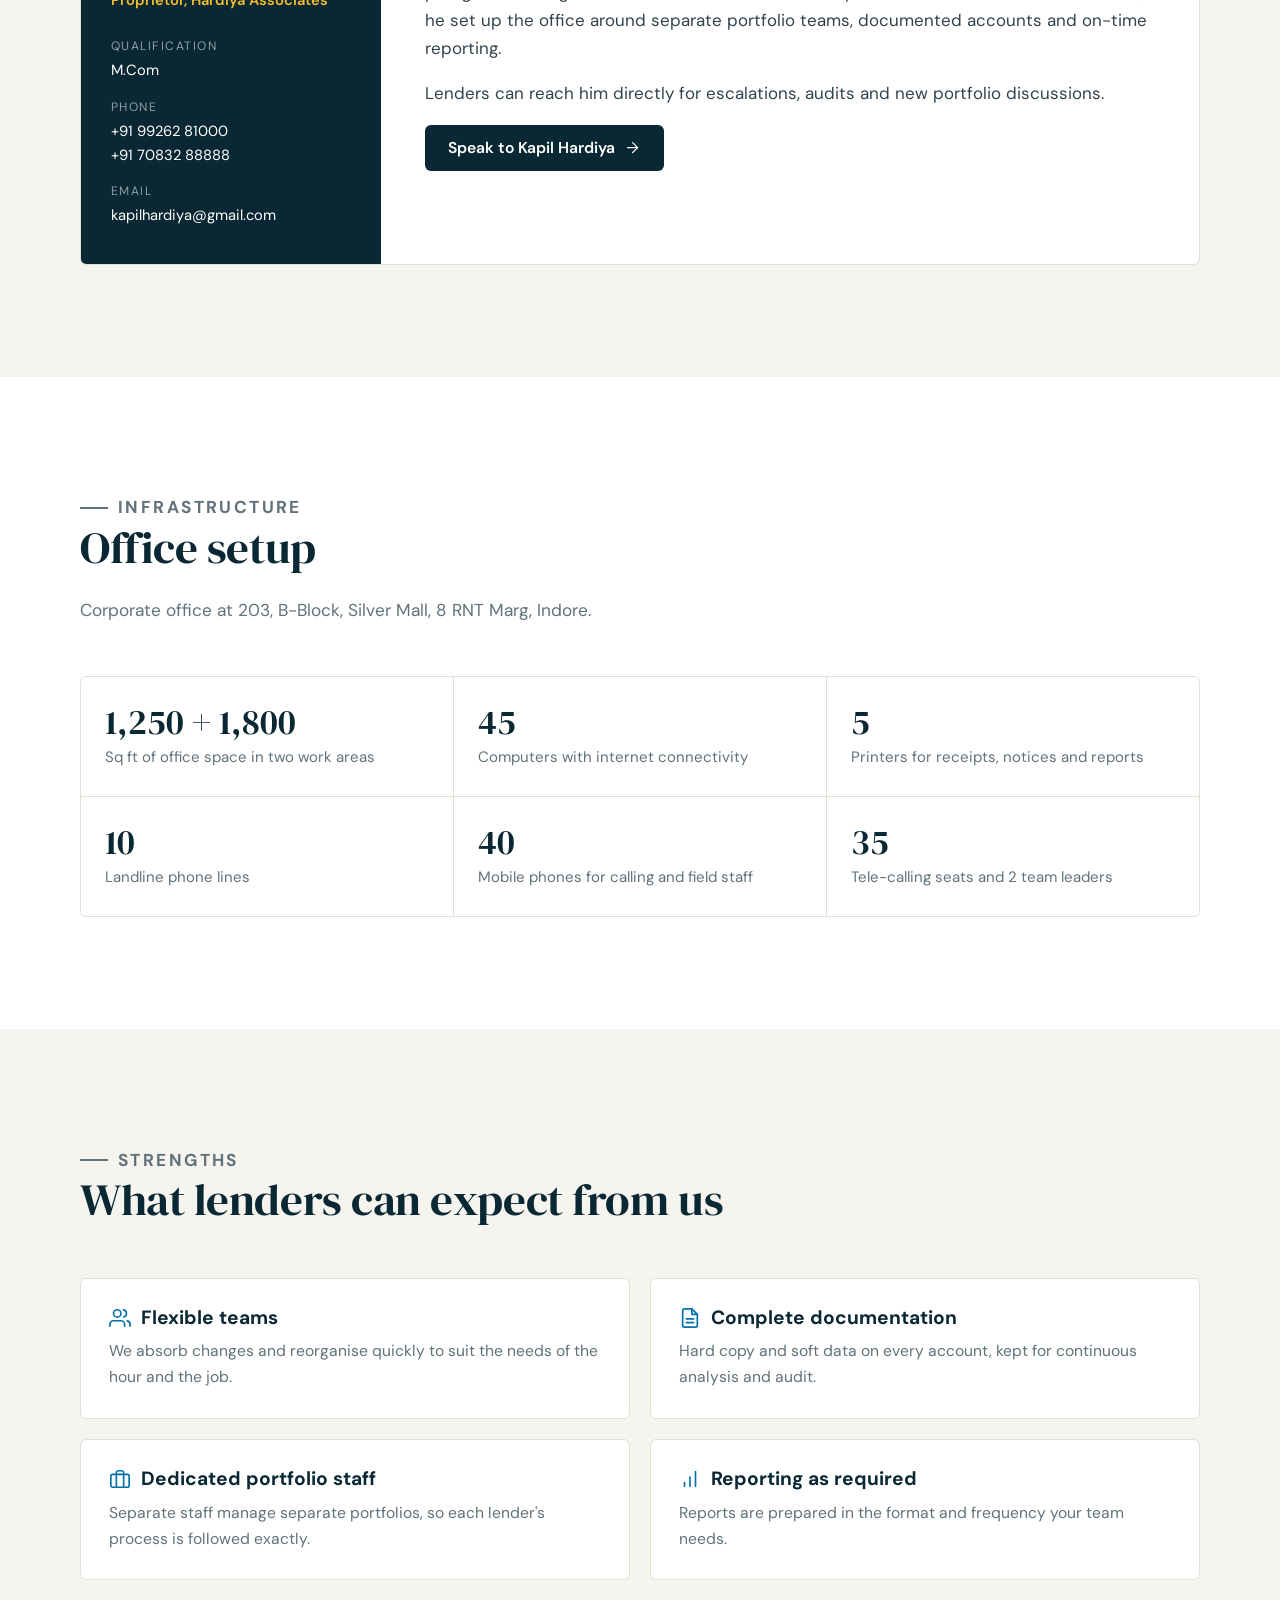
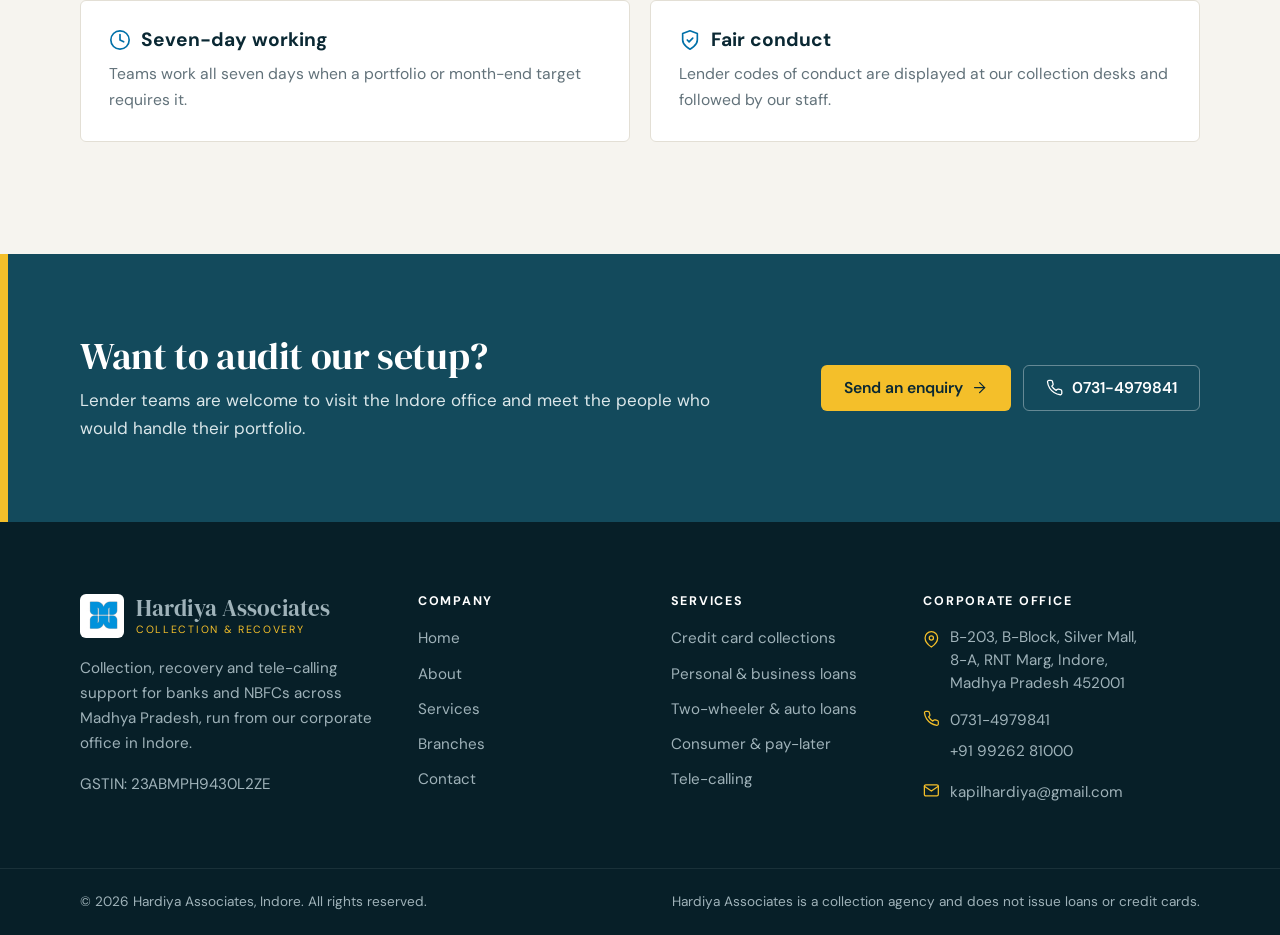
<file: about.html>
<!DOCTYPE html>
<html lang="en-IN">
<head>
  <meta charset="utf-8">
  <meta name="viewport" content="width=device-width, initial-scale=1">
  <title>About Hardiya Associates | Collection Agency in Indore led by Kapil Hardiya</title>
  <meta name="description" content="Hardiya Associates is an Indore collection and recovery agency led by Kapil Hardiya (M.Com), with an office of 45 workstations and teams across Madhya Pradesh.">
  <meta name="robots" content="index, follow">
  <link rel="canonical" href="https://migtitech.github.io/testnew/about.html">
  <meta name="theme-color" content="#0a2833">
  <meta name="format-detection" content="telephone=no">
  <meta name="geo.region" content="IN-MP">
  <meta name="geo.placename" content="Indore">
  <meta name="geo.position" content="22.716371536254883;75.87419128417969">

  <meta property="og:type" content="website">
  <meta property="og:site_name" content="Hardiya Associates">
  <meta property="og:locale" content="en_IN">
  <meta property="og:title" content="About Hardiya Associates | Collection Agency in Indore led by Kapil Hardiya">
  <meta property="og:description" content="Hardiya Associates is an Indore collection and recovery agency led by Kapil Hardiya (M.Com), with an office of 45 workstations and teams across Madhya Pradesh.">
  <meta property="og:url" content="https://migtitech.github.io/testnew/about.html">
  <meta property="og:image" content="https://migtitech.github.io/testnew/assets/img/og-image.jpg">
  <meta property="og:image:width" content="1200">
  <meta property="og:image:height" content="630">
  <meta name="twitter:card" content="summary_large_image">

  <link rel="icon" href="favicon.ico" sizes="48x48">
  <link rel="icon" href="assets/img/icon-192.png" type="image/png" sizes="192x192">
  <link rel="apple-touch-icon" href="apple-touch-icon.png">
  <link rel="manifest" href="site.webmanifest">

  <link rel="preconnect" href="https://fonts.googleapis.com">
  <link rel="preconnect" href="https://fonts.gstatic.com" crossorigin>
  <link rel="stylesheet" href="https://fonts.googleapis.com/css2?family=DM+Sans:opsz,wght@9..40,400;9..40,500;9..40,600;9..40,700&family=DM+Serif+Display:ital@0;1&display=swap">
  <link rel="stylesheet" href="assets/css/main.css">
  <script type="application/ld+json">{"@context":"https://schema.org","@graph":[{"@type":["FinancialService","LocalBusiness"],"@id":"https://migtitech.github.io/testnew/#organization","name":"Hardiya Associates","url":"https://migtitech.github.io/testnew/","logo":"https://migtitech.github.io/testnew/assets/img/icon-512.png","image":"https://migtitech.github.io/testnew/assets/img/og-image.jpg","description":"Loan collection and recovery agency for banks and NBFCs, with a corporate office in Indore and branches across Madhya Pradesh.","email":"kapilhardiya@gmail.com","telephone":"+917314979841","founder":{"@type":"Person","name":"Kapil Hardiya"},"address":{"@type":"PostalAddress","streetAddress":"B-203, B-Block, Silver Mall, 8-A, RNT Marg","addressLocality":"Indore","addressRegion":"Madhya Pradesh","postalCode":"452001","addressCountry":"IN"},"geo":{"@type":"GeoCoordinates","latitude":22.716371536254883,"longitude":75.87419128417969},"hasMap":"https://maps.google.com/maps?q=22.716371536254883%2C75.87419128417969&z=17&hl=en","areaServed":{"@type":"State","name":"Madhya Pradesh"},"contactPoint":[{"@type":"ContactPoint","telephone":"+917314979841","contactType":"customer service","areaServed":"IN","availableLanguage":["English","Hindi"]}]},{"@type":"WebSite","@id":"https://migtitech.github.io/testnew/#website","url":"https://migtitech.github.io/testnew/","name":"Hardiya Associates","publisher":{"@id":"https://migtitech.github.io/testnew/#organization"},"inLanguage":"en-IN"},{"@type":"BreadcrumbList","itemListElement":[{"@type":"ListItem","position":1,"name":"Home","item":"https://migtitech.github.io/testnew/"},{"@type":"ListItem","position":2,"name":"About","item":"https://migtitech.github.io/testnew/about.html"}]}]}</script>
</head>
<body>
  <a class="skip" href="#main">Skip to content</a>

  <div class="topbar">
    <div class="wrap">
      <span class="topbar-left"><svg class="icon" viewBox="0 0 24 24" aria-hidden="true" focusable="false"><path d="M21 10c0 7-9 13-9 13s-9-6-9-13a9 9 0 0 1 18 0z"/><circle cx="12" cy="10" r="3"/></svg> Corporate office: Silver Mall, RNT Marg, Indore</span>
      <div class="topbar-right">
        <a href="tel:+917314979841"><svg class="icon" viewBox="0 0 24 24" aria-hidden="true" focusable="false"><path d="M22 16.92v3a2 2 0 0 1-2.18 2 19.8 19.8 0 0 1-8.63-3.07 19.5 19.5 0 0 1-6-6A19.8 19.8 0 0 1 2.12 4.18 2 2 0 0 1 4.11 2h3a2 2 0 0 1 2 1.72c.13.96.36 1.9.7 2.81a2 2 0 0 1-.45 2.11L8.09 9.91a16 16 0 0 0 6 6l1.27-1.27a2 2 0 0 1 2.11-.45c.91.34 1.85.57 2.81.7A2 2 0 0 1 22 16.92z"/></svg> 0731-4979841</a>
        <a href="mailto:kapilhardiya@gmail.com"><svg class="icon" viewBox="0 0 24 24" aria-hidden="true" focusable="false"><path d="M4 4h16c1.1 0 2 .9 2 2v12c0 1.1-.9 2-2 2H4c-1.1 0-2-.9-2-2V6c0-1.1.9-2 2-2z"/><polyline points="22,6 12,13 2,6"/></svg> kapilhardiya@gmail.com</a>
      </div>
    </div>
  </div>

  <header class="header">
    <div class="wrap">
      <a class="brand" href="index.html" aria-label="Hardiya Associates home">
        <span class="brand-mark"><img src="assets/img/logo-mark.webp" width="32" height="32" alt=""></span>
        <span class="brand-name">Hardiya Associates<small>Collection &amp; Recovery</small></span>
      </a>
      <nav class="nav" id="site-nav" aria-label="Main">
        <ul>
          <li><a href="index.html">Home</a></li>
          <li><a href="about.html" aria-current="page">About</a></li>
          <li><a href="services.html">Services</a></li>
          <li><a href="network.html">Branches</a></li>
          <li><a href="contact.html">Contact</a></li>
          <li class="nav-cta"><a class="btn btn-gold" href="contact.html">Partner with us</a></li>
        </ul>
      </nav>
      <div class="header-cta">
        <a class="btn btn-gold" href="contact.html">Partner with us <svg class="icon" viewBox="0 0 24 24" aria-hidden="true" focusable="false"><line x1="5" y1="12" x2="19" y2="12"/><polyline points="12 5 19 12 12 19"/></svg></a>
        <button class="menu-btn" type="button" aria-controls="site-nav" aria-expanded="false">
          <span class="sr-only">Menu</span><span></span><span></span><span></span>
        </button>
      </div>
    </div>
  </header>

    <section class="page-hero">
      <div class="wrap">
        <nav class="crumbs" aria-label="Breadcrumb">
          <ol><li><a href="index.html">Home</a></li><li><span aria-current="page">About</span></li></ol>
        </nav>
        <p class="eyebrow">About us</p>
        <h1>A collection agency run the way a lender would run it</h1>
        <p>Hardiya Associates is a proprietorship based at Silver Mall, Indore, providing collection, recovery and customer contact services to banks and NBFCs in Madhya Pradesh.</p>
      </div>
    </section>

  <main id="main">
    <section class="section">
      <div class="wrap feature">
        <div class="prose">
          <p class="eyebrow">Our objective</p>
          <p class="lead-quote">To earn a lasting place in the service industry by providing effective, efficient and quality work in customer relations, collection, recovery and data management.</p>
          <p>Our early experience was in card collections for SBI Card and GE Countrywide cash cards. Today we handle credit cards, personal and business loans, two-wheeler and auto loans, consumer durables and pay-later products for fifteen lenders.</p>
          <p>The work has changed over the years, but the approach has not: clear allocation, trained people, documentation for every account and reporting that a lender's collections manager can act on straight away.</p>
        </div>
        <div class="feature-media">
          <img src="assets/img/office-entrance-1200.webp" srcset="assets/img/office-entrance-640.webp 640w, assets/img/office-entrance-1200.webp 1200w" sizes="(max-width: 900px) 100vw, 50vw" width="1600" height="1200" alt="Entrance to the Hardiya Associates office at Silver Mall, Indore" loading="lazy" decoding="async">
          <div class="stamp"><strong>21</strong><span>Branch locations across Madhya Pradesh</span></div>
        </div>
      </div>
    </section>

    <section class="section section-paper">
      <div class="wrap">
        <div class="section-head">
          <p class="eyebrow">Leadership</p>
          <h2>Key person</h2>
        </div>
        <div class="profile">
          <div class="profile-side">
            <h3>Kapil Hardiya</h3>
            <p class="role">Proprietor, Hardiya Associates</p>
            <dl>
              <dt>Qualification</dt><dd>M.Com</dd>
              <dt>Phone</dt><dd><a href="tel:+919926281000">+91 99262 81000</a><br><a href="tel:+917083288888">+91 70832 88888</a></dd>
              <dt>Email</dt><dd><a href="mailto:kapilhardiya@gmail.com">kapilhardiya@gmail.com</a></dd>
            </dl>
          </div>
          <div class="profile-body prose">
            <p>Kapil Hardiya runs Hardiya Associates from the Indore corporate office. With a postgraduate degree in commerce and hands-on experience in card and loan collections, he set up the office around separate portfolio teams, documented accounts and on-time reporting.</p>
            <p>Lenders can reach him directly for escalations, audits and new portfolio discussions.</p>
            <p><a class="btn btn-ink" href="contact.html">Speak to Kapil Hardiya <svg class="icon" viewBox="0 0 24 24" aria-hidden="true" focusable="false"><line x1="5" y1="12" x2="19" y2="12"/><polyline points="12 5 19 12 12 19"/></svg></a></p>
          </div>
        </div>
      </div>
    </section>

    <section class="section">
      <div class="wrap">
        <div class="section-head">
          <p class="eyebrow">Infrastructure</p>
          <h2>Office setup</h2>
          <p>Corporate office at 203, B-Block, Silver Mall, 8 RNT Marg, Indore.</p>
        </div>
        <div class="specs">
          <div><strong>1,250 + 1,800</strong><span>Sq ft of office space in two work areas</span></div>
          <div><strong>45</strong><span>Computers with internet connectivity</span></div>
          <div><strong>5</strong><span>Printers for receipts, notices and reports</span></div>
          <div><strong>10</strong><span>Landline phone lines</span></div>
          <div><strong>40</strong><span>Mobile phones for calling and field staff</span></div>
          <div><strong>35</strong><span>Tele-calling seats and 2 team leaders</span></div>
        </div>
      </div>
    </section>

    <section class="section section-paper">
      <div class="wrap">
        <div class="section-head">
          <p class="eyebrow">Strengths</p>
          <h2>What lenders can expect from us</h2>
        </div>
        <div class="values">
          <div class="value"><h3><svg class="icon" viewBox="0 0 24 24" aria-hidden="true" focusable="false"><path d="M17 21v-2a4 4 0 0 0-4-4H5a4 4 0 0 0-4 4v2"/><circle cx="9" cy="7" r="4"/><path d="M23 21v-2a4 4 0 0 0-3-3.87"/><path d="M16 3.13a4 4 0 0 1 0 7.75"/></svg> Flexible teams</h3><p>We absorb changes and reorganise quickly to suit the needs of the hour and the job.</p></div>
          <div class="value"><h3><svg class="icon" viewBox="0 0 24 24" aria-hidden="true" focusable="false"><path d="M14 2H6a2 2 0 0 0-2 2v16a2 2 0 0 0 2 2h12a2 2 0 0 0 2-2V8z"/><polyline points="14 2 14 8 20 8"/><line x1="16" y1="13" x2="8" y2="13"/><line x1="16" y1="17" x2="8" y2="17"/></svg> Complete documentation</h3><p>Hard copy and soft data on every account, kept for continuous analysis and audit.</p></div>
          <div class="value"><h3><svg class="icon" viewBox="0 0 24 24" aria-hidden="true" focusable="false"><rect x="2" y="7" width="20" height="14" rx="2"/><path d="M16 21V5a2 2 0 0 0-2-2h-4a2 2 0 0 0-2 2v16"/></svg> Dedicated portfolio staff</h3><p>Separate staff manage separate portfolios, so each lender's process is followed exactly.</p></div>
          <div class="value"><h3><svg class="icon" viewBox="0 0 24 24" aria-hidden="true" focusable="false"><line x1="12" y1="20" x2="12" y2="10"/><line x1="18" y1="20" x2="18" y2="4"/><line x1="6" y1="20" x2="6" y2="16"/></svg> Reporting as required</h3><p>Reports are prepared in the format and frequency your team needs.</p></div>
          <div class="value"><h3><svg class="icon" viewBox="0 0 24 24" aria-hidden="true" focusable="false"><circle cx="12" cy="12" r="10"/><polyline points="12 6 12 12 16 14"/></svg> Seven-day working</h3><p>Teams work all seven days when a portfolio or month-end target requires it.</p></div>
          <div class="value"><h3><svg class="icon" viewBox="0 0 24 24" aria-hidden="true" focusable="false"><path d="M12 22s8-4 8-10V5l-8-3-8 3v7c0 6 8 10 8 10z"/><polyline points="9 12 11 14 15 10"/></svg> Fair conduct</h3><p>Lender codes of conduct are displayed at our collection desks and followed by our staff.</p></div>
        </div>
      </div>
    </section>

    <section class="cta">
      <div class="wrap">
        <div>
          <h2>Want to audit our setup?</h2>
          <p>Lender teams are welcome to visit the Indore office and meet the people who would handle their portfolio.</p>
        </div>
        <div class="cta-actions">
          <a class="btn btn-gold" href="contact.html">Send an enquiry <svg class="icon" viewBox="0 0 24 24" aria-hidden="true" focusable="false"><line x1="5" y1="12" x2="19" y2="12"/><polyline points="12 5 19 12 12 19"/></svg></a>
          <a class="btn btn-line" href="tel:+917314979841"><svg class="icon" viewBox="0 0 24 24" aria-hidden="true" focusable="false"><path d="M22 16.92v3a2 2 0 0 1-2.18 2 19.8 19.8 0 0 1-8.63-3.07 19.5 19.5 0 0 1-6-6A19.8 19.8 0 0 1 2.12 4.18 2 2 0 0 1 4.11 2h3a2 2 0 0 1 2 1.72c.13.96.36 1.9.7 2.81a2 2 0 0 1-.45 2.11L8.09 9.91a16 16 0 0 0 6 6l1.27-1.27a2 2 0 0 1 2.11-.45c.91.34 1.85.57 2.81.7A2 2 0 0 1 22 16.92z"/></svg> 0731-4979841</a>
        </div>
      </div>
    </section>

  </main>

  <footer class="footer">
    <div class="wrap footer-main">
      <div>
        <a class="brand" href="index.html" aria-label="Hardiya Associates home">
          <span class="brand-mark"><img src="assets/img/logo-mark.webp" width="32" height="32" alt="" loading="lazy"></span>
          <span class="brand-name">Hardiya Associates<small>Collection &amp; Recovery</small></span>
        </a>
        <p>Collection, recovery and tele-calling support for banks and NBFCs across Madhya Pradesh, run from our corporate office in Indore.</p>
        <p>GSTIN: 23ABMPH9430L2ZE</p>
      </div>
      <div>
        <h2>Company</h2>
        <ul>
            <li><a href="index.html">Home</a></li>
            <li><a href="about.html">About</a></li>
            <li><a href="services.html">Services</a></li>
            <li><a href="network.html">Branches</a></li>
            <li><a href="contact.html">Contact</a></li>
        </ul>
      </div>
      <div>
        <h2>Services</h2>
        <ul>
          <li><a href="services.html#credit-cards">Credit card collections</a></li>
          <li><a href="services.html#retail-loans">Personal &amp; business loans</a></li>
          <li><a href="services.html#vehicle-loans">Two-wheeler &amp; auto loans</a></li>
          <li><a href="services.html#consumer">Consumer &amp; pay-later</a></li>
          <li><a href="services.html#tele-calling">Tele-calling</a></li>
        </ul>
      </div>
      <div>
        <h2>Corporate office</h2>
        <ul class="footer-contact">
          <li><svg class="icon" viewBox="0 0 24 24" aria-hidden="true" focusable="false"><path d="M21 10c0 7-9 13-9 13s-9-6-9-13a9 9 0 0 1 18 0z"/><circle cx="12" cy="10" r="3"/></svg><address>B-203, B-Block, Silver Mall,<br>8-A, RNT Marg, Indore,<br>Madhya Pradesh 452001</address></li>
          <li><svg class="icon" viewBox="0 0 24 24" aria-hidden="true" focusable="false"><path d="M22 16.92v3a2 2 0 0 1-2.18 2 19.8 19.8 0 0 1-8.63-3.07 19.5 19.5 0 0 1-6-6A19.8 19.8 0 0 1 2.12 4.18 2 2 0 0 1 4.11 2h3a2 2 0 0 1 2 1.72c.13.96.36 1.9.7 2.81a2 2 0 0 1-.45 2.11L8.09 9.91a16 16 0 0 0 6 6l1.27-1.27a2 2 0 0 1 2.11-.45c.91.34 1.85.57 2.81.7A2 2 0 0 1 22 16.92z"/></svg><span><a href="tel:+917314979841">0731-4979841</a><br><a href="tel:+919926281000">+91 99262 81000</a></span></li>
          <li><svg class="icon" viewBox="0 0 24 24" aria-hidden="true" focusable="false"><path d="M4 4h16c1.1 0 2 .9 2 2v12c0 1.1-.9 2-2 2H4c-1.1 0-2-.9-2-2V6c0-1.1.9-2 2-2z"/><polyline points="22,6 12,13 2,6"/></svg><a href="mailto:kapilhardiya@gmail.com">kapilhardiya@gmail.com</a></li>
        </ul>
      </div>
    </div>
    <div class="footer-bottom">
      <div class="wrap">
        <span>&copy; <span id="year">2026</span> Hardiya Associates, Indore. All rights reserved.</span>
        <span>Hardiya Associates is a collection agency and does not issue loans or credit cards.</span>
      </div>
    </div>
  </footer>

  <a class="call-fab" href="tel:+917314979841"><svg class="icon" viewBox="0 0 24 24" aria-hidden="true" focusable="false"><path d="M22 16.92v3a2 2 0 0 1-2.18 2 19.8 19.8 0 0 1-8.63-3.07 19.5 19.5 0 0 1-6-6A19.8 19.8 0 0 1 2.12 4.18 2 2 0 0 1 4.11 2h3a2 2 0 0 1 2 1.72c.13.96.36 1.9.7 2.81a2 2 0 0 1-.45 2.11L8.09 9.91a16 16 0 0 0 6 6l1.27-1.27a2 2 0 0 1 2.11-.45c.91.34 1.85.57 2.81.7A2 2 0 0 1 22 16.92z"/></svg> Call office</a>
  <script src="assets/js/main.js" defer></script>
</body>
</html>
</file>
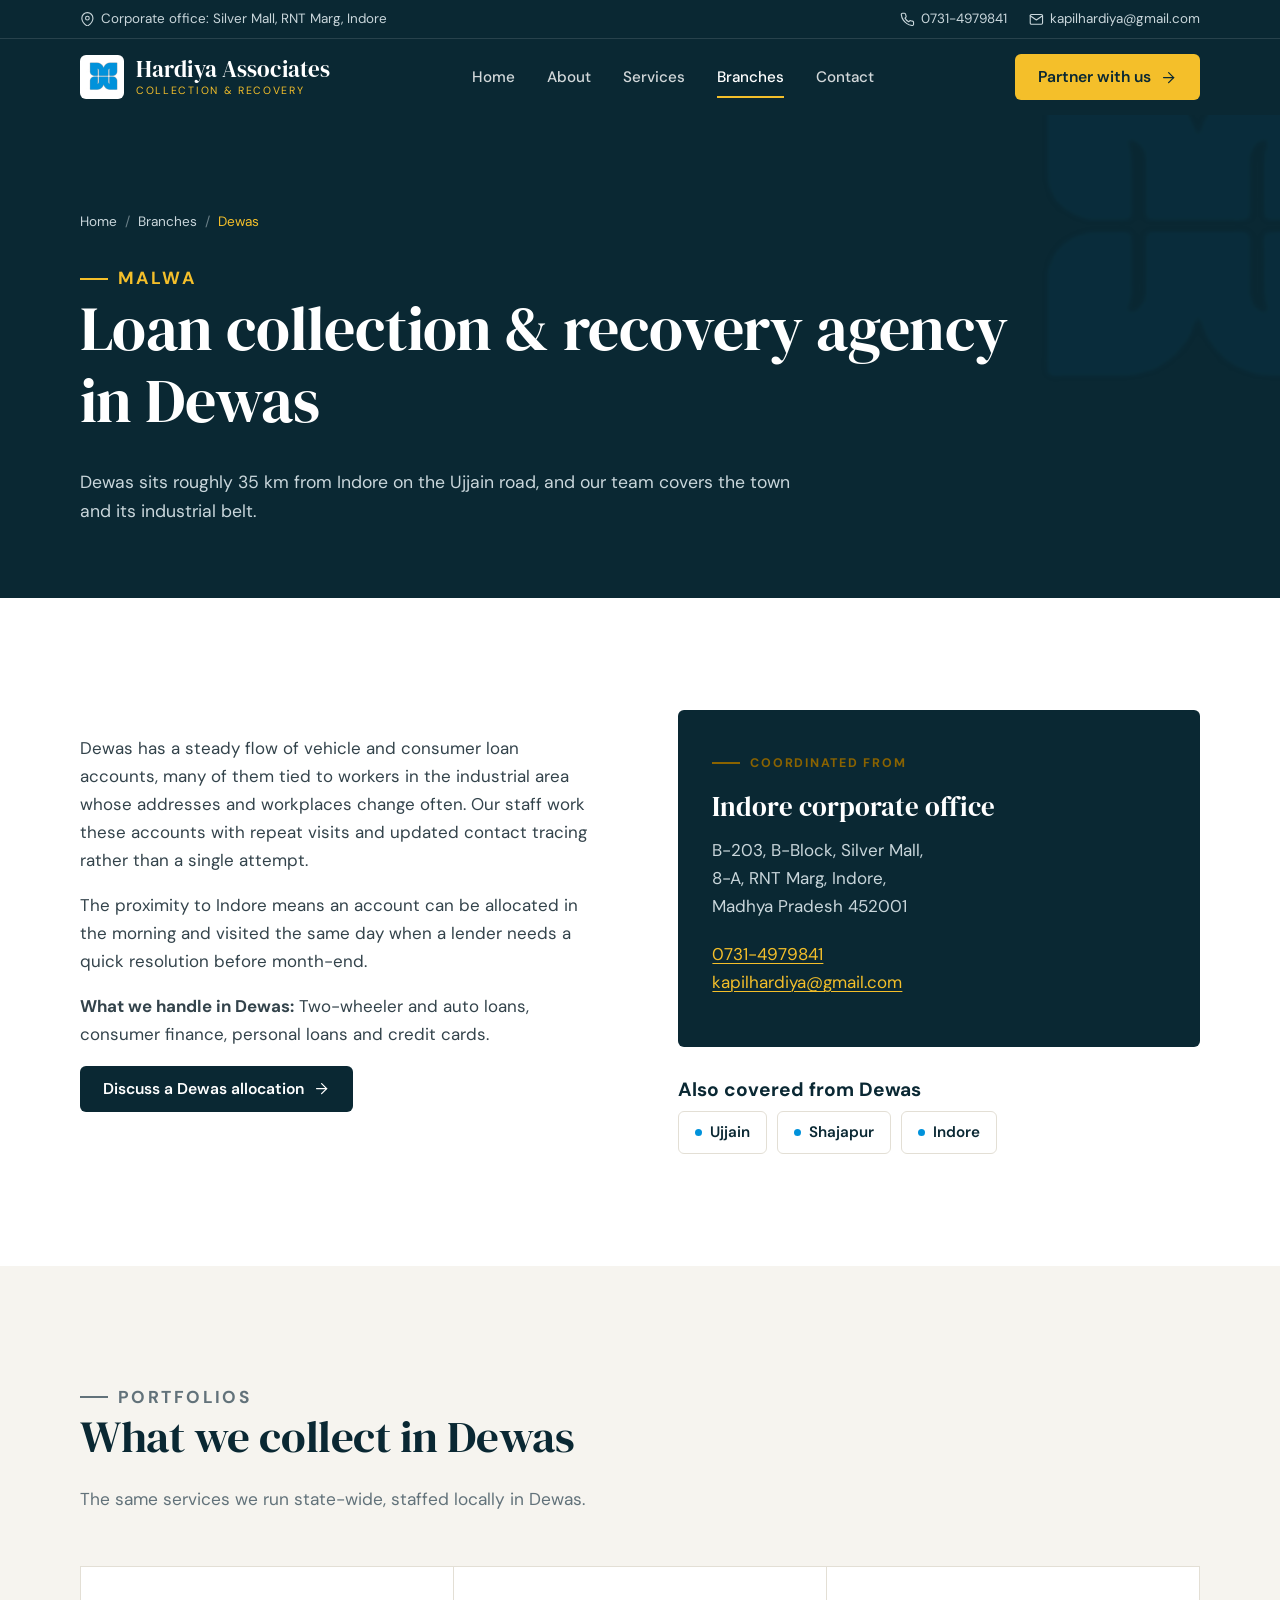
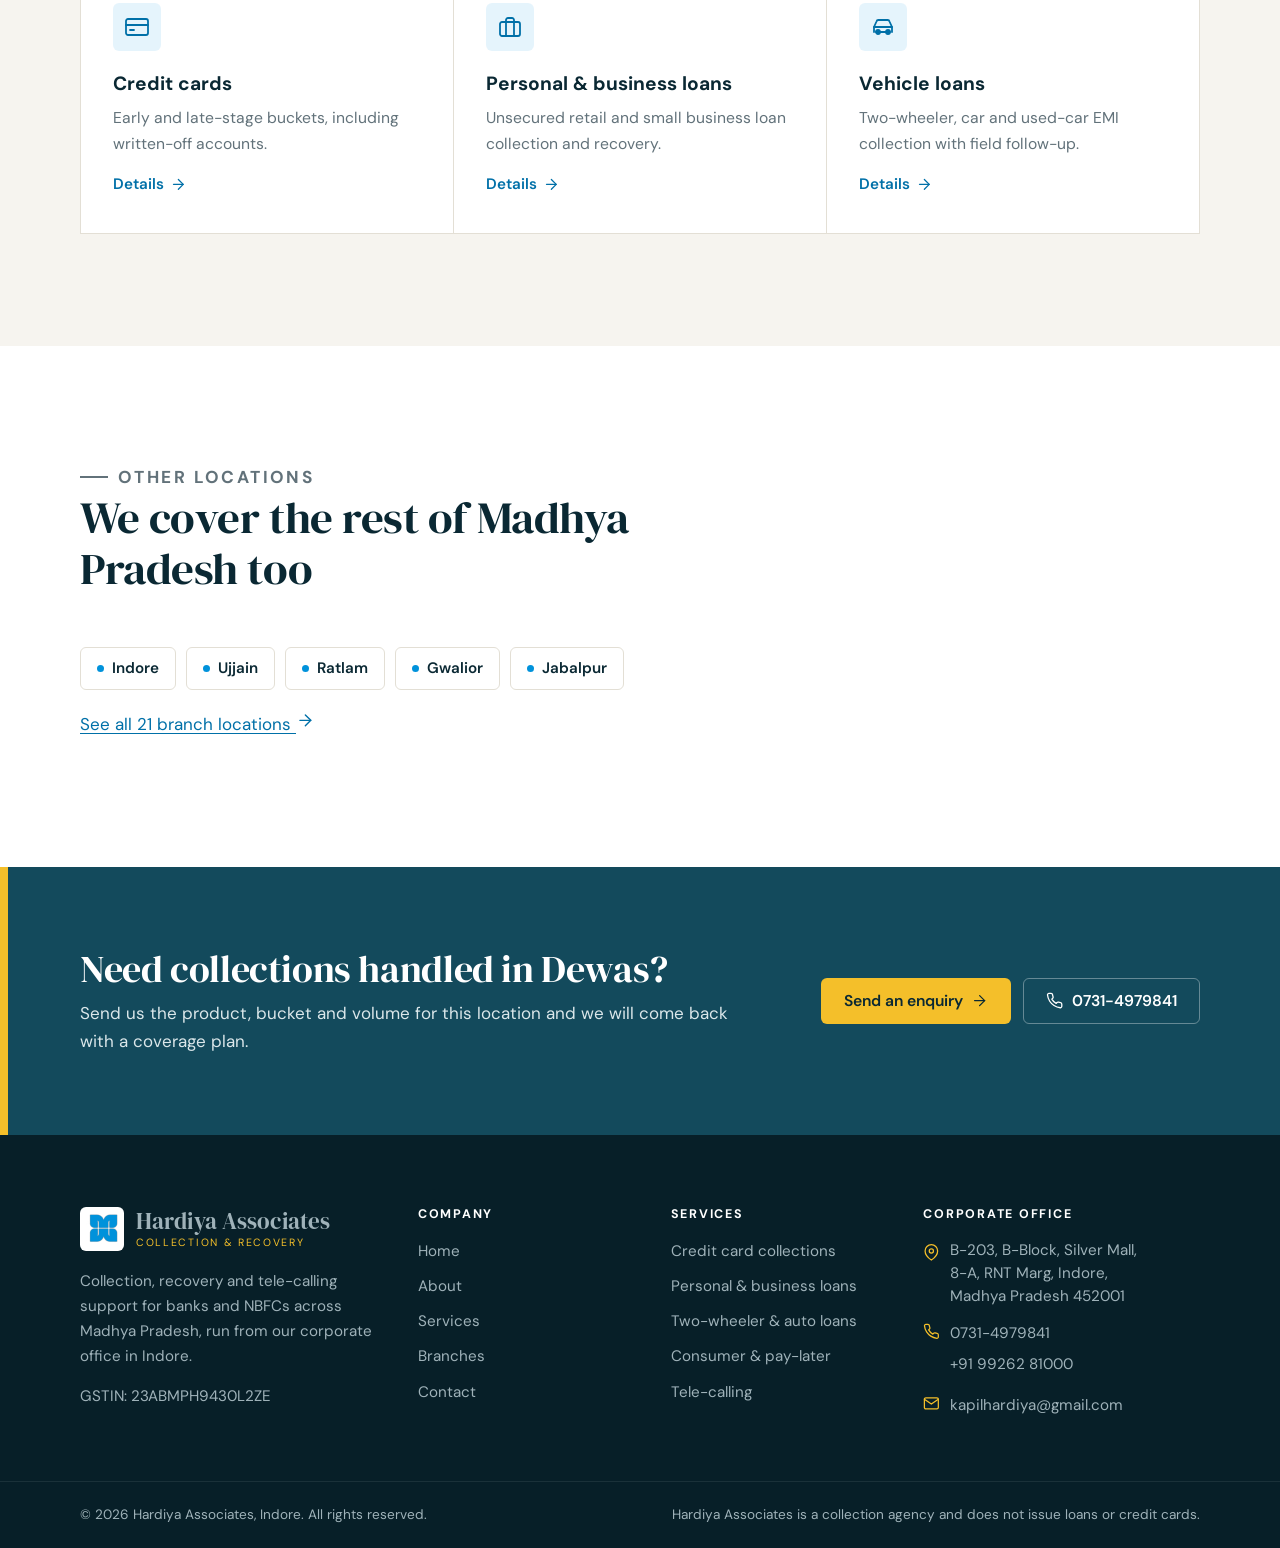
<file: collection-agency-dewas.html>
<!DOCTYPE html>
<html lang="en-IN">
<head>
  <meta charset="utf-8">
  <meta name="viewport" content="width=device-width, initial-scale=1">
  <title>Loan Collection &amp; Recovery Agency in Dewas | Hardiya Associates</title>
  <meta name="description" content="Collection and recovery services in Dewas, Madhya Pradesh for banks and NBFCs: credit cards, personal, business, two-wheeler and auto loans. Call 0731-4979841.">
  <meta name="robots" content="index, follow">
  <link rel="canonical" href="https://migtitech.github.io/testnew/collection-agency-dewas.html">
  <meta name="theme-color" content="#0a2833">
  <meta name="format-detection" content="telephone=no">
  <meta name="geo.region" content="IN-MP">
  <meta name="geo.placename" content="Indore">
  <meta name="geo.position" content="22.716371536254883;75.87419128417969">

  <meta property="og:type" content="website">
  <meta property="og:site_name" content="Hardiya Associates">
  <meta property="og:locale" content="en_IN">
  <meta property="og:title" content="Loan Collection &amp; Recovery Agency in Dewas | Hardiya Associates">
  <meta property="og:description" content="Collection and recovery services in Dewas, Madhya Pradesh for banks and NBFCs: credit cards, personal, business, two-wheeler and auto loans. Call 0731-4979841.">
  <meta property="og:url" content="https://migtitech.github.io/testnew/collection-agency-dewas.html">
  <meta property="og:image" content="https://migtitech.github.io/testnew/assets/img/og-image.jpg">
  <meta property="og:image:width" content="1200">
  <meta property="og:image:height" content="630">
  <meta name="twitter:card" content="summary_large_image">

  <link rel="icon" href="favicon.ico" sizes="48x48">
  <link rel="icon" href="assets/img/icon-192.png" type="image/png" sizes="192x192">
  <link rel="apple-touch-icon" href="apple-touch-icon.png">
  <link rel="manifest" href="site.webmanifest">

  <link rel="preconnect" href="https://fonts.googleapis.com">
  <link rel="preconnect" href="https://fonts.gstatic.com" crossorigin>
  <link rel="stylesheet" href="https://fonts.googleapis.com/css2?family=DM+Sans:opsz,wght@9..40,400;9..40,500;9..40,600;9..40,700&family=DM+Serif+Display:ital@0;1&display=swap">
  <link rel="stylesheet" href="assets/css/main.css">
  <script type="application/ld+json">{"@context":"https://schema.org","@graph":[{"@type":["FinancialService","LocalBusiness"],"@id":"https://migtitech.github.io/testnew/#organization","name":"Hardiya Associates","url":"https://migtitech.github.io/testnew/","logo":"https://migtitech.github.io/testnew/assets/img/icon-512.png","image":"https://migtitech.github.io/testnew/assets/img/og-image.jpg","description":"Loan collection and recovery agency for banks and NBFCs, with a corporate office in Indore and branches across Madhya Pradesh.","email":"kapilhardiya@gmail.com","telephone":"+917314979841","founder":{"@type":"Person","name":"Kapil Hardiya"},"address":{"@type":"PostalAddress","streetAddress":"B-203, B-Block, Silver Mall, 8-A, RNT Marg","addressLocality":"Indore","addressRegion":"Madhya Pradesh","postalCode":"452001","addressCountry":"IN"},"geo":{"@type":"GeoCoordinates","latitude":22.716371536254883,"longitude":75.87419128417969},"hasMap":"https://maps.google.com/maps?q=22.716371536254883%2C75.87419128417969&z=17&hl=en","areaServed":{"@type":"State","name":"Madhya Pradesh"},"contactPoint":[{"@type":"ContactPoint","telephone":"+917314979841","contactType":"customer service","areaServed":"IN","availableLanguage":["English","Hindi"]}]},{"@type":"WebSite","@id":"https://migtitech.github.io/testnew/#website","url":"https://migtitech.github.io/testnew/","name":"Hardiya Associates","publisher":{"@id":"https://migtitech.github.io/testnew/#organization"},"inLanguage":"en-IN"},{"@type":"BreadcrumbList","itemListElement":[{"@type":"ListItem","position":1,"name":"Home","item":"https://migtitech.github.io/testnew/"},{"@type":"ListItem","position":2,"name":"Branches","item":"https://migtitech.github.io/testnew/network.html"},{"@type":"ListItem","position":3,"name":"Dewas","item":"https://migtitech.github.io/testnew/collection-agency-dewas.html"}]},{"@type":"Service","name":"Loan collection and recovery in Dewas","serviceType":"Debt collection","provider":{"@id":"https://migtitech.github.io/testnew/#organization"},"areaServed":{"@type":"City","name":"Dewas","containedInPlace":{"@type":"State","name":"Madhya Pradesh"}},"url":"https://migtitech.github.io/testnew/collection-agency-dewas.html"}]}</script>
</head>
<body>
  <a class="skip" href="#main">Skip to content</a>

  <div class="topbar">
    <div class="wrap">
      <span class="topbar-left"><svg class="icon" viewBox="0 0 24 24" aria-hidden="true" focusable="false"><path d="M21 10c0 7-9 13-9 13s-9-6-9-13a9 9 0 0 1 18 0z"/><circle cx="12" cy="10" r="3"/></svg> Corporate office: Silver Mall, RNT Marg, Indore</span>
      <div class="topbar-right">
        <a href="tel:+917314979841"><svg class="icon" viewBox="0 0 24 24" aria-hidden="true" focusable="false"><path d="M22 16.92v3a2 2 0 0 1-2.18 2 19.8 19.8 0 0 1-8.63-3.07 19.5 19.5 0 0 1-6-6A19.8 19.8 0 0 1 2.12 4.18 2 2 0 0 1 4.11 2h3a2 2 0 0 1 2 1.72c.13.96.36 1.9.7 2.81a2 2 0 0 1-.45 2.11L8.09 9.91a16 16 0 0 0 6 6l1.27-1.27a2 2 0 0 1 2.11-.45c.91.34 1.85.57 2.81.7A2 2 0 0 1 22 16.92z"/></svg> 0731-4979841</a>
        <a href="mailto:kapilhardiya@gmail.com"><svg class="icon" viewBox="0 0 24 24" aria-hidden="true" focusable="false"><path d="M4 4h16c1.1 0 2 .9 2 2v12c0 1.1-.9 2-2 2H4c-1.1 0-2-.9-2-2V6c0-1.1.9-2 2-2z"/><polyline points="22,6 12,13 2,6"/></svg> kapilhardiya@gmail.com</a>
      </div>
    </div>
  </div>

  <header class="header">
    <div class="wrap">
      <a class="brand" href="index.html" aria-label="Hardiya Associates home">
        <span class="brand-mark"><img src="assets/img/logo-mark.webp" width="32" height="32" alt=""></span>
        <span class="brand-name">Hardiya Associates<small>Collection &amp; Recovery</small></span>
      </a>
      <nav class="nav" id="site-nav" aria-label="Main">
        <ul>
          <li><a href="index.html">Home</a></li>
          <li><a href="about.html">About</a></li>
          <li><a href="services.html">Services</a></li>
          <li><a href="network.html" aria-current="page">Branches</a></li>
          <li><a href="contact.html">Contact</a></li>
          <li class="nav-cta"><a class="btn btn-gold" href="contact.html">Partner with us</a></li>
        </ul>
      </nav>
      <div class="header-cta">
        <a class="btn btn-gold" href="contact.html">Partner with us <svg class="icon" viewBox="0 0 24 24" aria-hidden="true" focusable="false"><line x1="5" y1="12" x2="19" y2="12"/><polyline points="12 5 19 12 12 19"/></svg></a>
        <button class="menu-btn" type="button" aria-controls="site-nav" aria-expanded="false">
          <span class="sr-only">Menu</span><span></span><span></span><span></span>
        </button>
      </div>
    </div>
  </header>

    <section class="page-hero">
      <div class="wrap">
        <nav class="crumbs" aria-label="Breadcrumb">
          <ol><li><a href="index.html">Home</a></li><li><a href="network.html">Branches</a></li><li><span aria-current="page">Dewas</span></li></ol>
        </nav>
        <p class="eyebrow">Malwa</p>
        <h1>Loan collection &amp; recovery agency in Dewas</h1>
        <p>Dewas sits roughly 35 km from Indore on the Ujjain road, and our team covers the town and its industrial belt.</p>
      </div>
    </section>

  <main id="main">
    <section class="section">
      <div class="wrap feature">
        <div class="prose">
          <p>Dewas has a steady flow of vehicle and consumer loan accounts, many of them tied to workers in the industrial area whose addresses and workplaces change often. Our staff work these accounts with repeat visits and updated contact tracing rather than a single attempt.</p>
          <p>The proximity to Indore means an account can be allocated in the morning and visited the same day when a lender needs a quick resolution before month-end.</p>
          <p><strong>What we handle in Dewas:</strong> Two-wheeler and auto loans, consumer finance, personal loans and credit cards.</p>
          <p><a class="btn btn-ink" href="contact.html">Discuss a Dewas allocation <svg class="icon" viewBox="0 0 24 24" aria-hidden="true" focusable="false"><line x1="5" y1="12" x2="19" y2="12"/><polyline points="12 5 19 12 12 19"/></svg></a></p>
        </div>
        <div>
          <div class="hq">
            <p class="eyebrow">Coordinated from</p>
            <h3>Indore corporate office</h3>
            <address>B-203, B-Block, Silver Mall,<br>8-A, RNT Marg, Indore,<br>Madhya Pradesh 452001</address>
            <p><a href="tel:+917314979841">0731-4979841</a><br><a href="mailto:kapilhardiya@gmail.com">kapilhardiya@gmail.com</a></p>
          </div>
          <h3 style="margin-top:32px">Also covered from Dewas</h3>
          <ul class="branches"><li>Ujjain</li><li>Shajapur</li><li>Indore</li></ul>
        </div>
      </div>
    </section>

    <section class="section section-paper">
      <div class="wrap">
        <div class="section-head">
          <p class="eyebrow">Portfolios</p>
          <h2>What we collect in Dewas</h2>
          <p>The same services we run state-wide, staffed locally in Dewas.</p>
        </div>
        <div class="cards">
          <article class="card"><div class="card-icon"><svg class="icon" viewBox="0 0 24 24" aria-hidden="true" focusable="false"><rect x="1" y="4" width="22" height="16" rx="2"/><line x1="1" y1="10" x2="23" y2="10"/><line x1="5" y1="15" x2="9" y2="15"/></svg></div><h3>Credit cards</h3><p>Early and late-stage buckets, including written-off accounts.</p><a class="card-link" href="services.html#credit-cards">Details <svg class="icon" viewBox="0 0 24 24" aria-hidden="true" focusable="false"><line x1="5" y1="12" x2="19" y2="12"/><polyline points="12 5 19 12 12 19"/></svg></a></article>
          <article class="card"><div class="card-icon"><svg class="icon" viewBox="0 0 24 24" aria-hidden="true" focusable="false"><rect x="2" y="7" width="20" height="14" rx="2"/><path d="M16 21V5a2 2 0 0 0-2-2h-4a2 2 0 0 0-2 2v16"/></svg></div><h3>Personal &amp; business loans</h3><p>Unsecured retail and small business loan collection and recovery.</p><a class="card-link" href="services.html#retail-loans">Details <svg class="icon" viewBox="0 0 24 24" aria-hidden="true" focusable="false"><line x1="5" y1="12" x2="19" y2="12"/><polyline points="12 5 19 12 12 19"/></svg></a></article>
          <article class="card"><div class="card-icon"><svg class="icon" viewBox="0 0 24 24" aria-hidden="true" focusable="false"><path d="M5 17h14M3 17v-5l2.5-5.5A2 2 0 0 1 7.3 5h9.4a2 2 0 0 1 1.8 1.5L21 12v5"/><line x1="3" y1="12" x2="21" y2="12"/><circle cx="7" cy="17" r="2"/><circle cx="17" cy="17" r="2"/></svg></div><h3>Vehicle loans</h3><p>Two-wheeler, car and used-car EMI collection with field follow-up.</p><a class="card-link" href="services.html#vehicle-loans">Details <svg class="icon" viewBox="0 0 24 24" aria-hidden="true" focusable="false"><line x1="5" y1="12" x2="19" y2="12"/><polyline points="12 5 19 12 12 19"/></svg></a></article>
        </div>
      </div>
    </section>

    <section class="section">
      <div class="wrap">
        <div class="section-head">
          <p class="eyebrow">Other locations</p>
          <h2>We cover the rest of Madhya Pradesh too</h2>
        </div>
        <ul class="branches"><li><a href="collection-agency-indore.html">Indore</a></li><li><a href="collection-agency-ujjain.html">Ujjain</a></li><li><a href="collection-agency-ratlam.html">Ratlam</a></li><li><a href="collection-agency-gwalior.html">Gwalior</a></li><li><a href="collection-agency-jabalpur.html">Jabalpur</a></li></ul>
        <p style="margin-top:20px"><a href="network.html">See all 21 branch locations <svg class="icon" viewBox="0 0 24 24" aria-hidden="true" focusable="false"><line x1="5" y1="12" x2="19" y2="12"/><polyline points="12 5 19 12 12 19"/></svg></a></p>
      </div>
    </section>

    <section class="cta">
      <div class="wrap">
        <div>
          <h2>Need collections handled in Dewas?</h2>
          <p>Send us the product, bucket and volume for this location and we will come back with a coverage plan.</p>
        </div>
        <div class="cta-actions">
          <a class="btn btn-gold" href="contact.html">Send an enquiry <svg class="icon" viewBox="0 0 24 24" aria-hidden="true" focusable="false"><line x1="5" y1="12" x2="19" y2="12"/><polyline points="12 5 19 12 12 19"/></svg></a>
          <a class="btn btn-line" href="tel:+917314979841"><svg class="icon" viewBox="0 0 24 24" aria-hidden="true" focusable="false"><path d="M22 16.92v3a2 2 0 0 1-2.18 2 19.8 19.8 0 0 1-8.63-3.07 19.5 19.5 0 0 1-6-6A19.8 19.8 0 0 1 2.12 4.18 2 2 0 0 1 4.11 2h3a2 2 0 0 1 2 1.72c.13.96.36 1.9.7 2.81a2 2 0 0 1-.45 2.11L8.09 9.91a16 16 0 0 0 6 6l1.27-1.27a2 2 0 0 1 2.11-.45c.91.34 1.85.57 2.81.7A2 2 0 0 1 22 16.92z"/></svg> 0731-4979841</a>
        </div>
      </div>
    </section>

  </main>

  <footer class="footer">
    <div class="wrap footer-main">
      <div>
        <a class="brand" href="index.html" aria-label="Hardiya Associates home">
          <span class="brand-mark"><img src="assets/img/logo-mark.webp" width="32" height="32" alt="" loading="lazy"></span>
          <span class="brand-name">Hardiya Associates<small>Collection &amp; Recovery</small></span>
        </a>
        <p>Collection, recovery and tele-calling support for banks and NBFCs across Madhya Pradesh, run from our corporate office in Indore.</p>
        <p>GSTIN: 23ABMPH9430L2ZE</p>
      </div>
      <div>
        <h2>Company</h2>
        <ul>
            <li><a href="index.html">Home</a></li>
            <li><a href="about.html">About</a></li>
            <li><a href="services.html">Services</a></li>
            <li><a href="network.html">Branches</a></li>
            <li><a href="contact.html">Contact</a></li>
        </ul>
      </div>
      <div>
        <h2>Services</h2>
        <ul>
          <li><a href="services.html#credit-cards">Credit card collections</a></li>
          <li><a href="services.html#retail-loans">Personal &amp; business loans</a></li>
          <li><a href="services.html#vehicle-loans">Two-wheeler &amp; auto loans</a></li>
          <li><a href="services.html#consumer">Consumer &amp; pay-later</a></li>
          <li><a href="services.html#tele-calling">Tele-calling</a></li>
        </ul>
      </div>
      <div>
        <h2>Corporate office</h2>
        <ul class="footer-contact">
          <li><svg class="icon" viewBox="0 0 24 24" aria-hidden="true" focusable="false"><path d="M21 10c0 7-9 13-9 13s-9-6-9-13a9 9 0 0 1 18 0z"/><circle cx="12" cy="10" r="3"/></svg><address>B-203, B-Block, Silver Mall,<br>8-A, RNT Marg, Indore,<br>Madhya Pradesh 452001</address></li>
          <li><svg class="icon" viewBox="0 0 24 24" aria-hidden="true" focusable="false"><path d="M22 16.92v3a2 2 0 0 1-2.18 2 19.8 19.8 0 0 1-8.63-3.07 19.5 19.5 0 0 1-6-6A19.8 19.8 0 0 1 2.12 4.18 2 2 0 0 1 4.11 2h3a2 2 0 0 1 2 1.72c.13.96.36 1.9.7 2.81a2 2 0 0 1-.45 2.11L8.09 9.91a16 16 0 0 0 6 6l1.27-1.27a2 2 0 0 1 2.11-.45c.91.34 1.85.57 2.81.7A2 2 0 0 1 22 16.92z"/></svg><span><a href="tel:+917314979841">0731-4979841</a><br><a href="tel:+919926281000">+91 99262 81000</a></span></li>
          <li><svg class="icon" viewBox="0 0 24 24" aria-hidden="true" focusable="false"><path d="M4 4h16c1.1 0 2 .9 2 2v12c0 1.1-.9 2-2 2H4c-1.1 0-2-.9-2-2V6c0-1.1.9-2 2-2z"/><polyline points="22,6 12,13 2,6"/></svg><a href="mailto:kapilhardiya@gmail.com">kapilhardiya@gmail.com</a></li>
        </ul>
      </div>
    </div>
    <div class="footer-bottom">
      <div class="wrap">
        <span>&copy; <span id="year">2026</span> Hardiya Associates, Indore. All rights reserved.</span>
        <span>Hardiya Associates is a collection agency and does not issue loans or credit cards.</span>
      </div>
    </div>
  </footer>

  <a class="call-fab" href="tel:+917314979841"><svg class="icon" viewBox="0 0 24 24" aria-hidden="true" focusable="false"><path d="M22 16.92v3a2 2 0 0 1-2.18 2 19.8 19.8 0 0 1-8.63-3.07 19.5 19.5 0 0 1-6-6A19.8 19.8 0 0 1 2.12 4.18 2 2 0 0 1 4.11 2h3a2 2 0 0 1 2 1.72c.13.96.36 1.9.7 2.81a2 2 0 0 1-.45 2.11L8.09 9.91a16 16 0 0 0 6 6l1.27-1.27a2 2 0 0 1 2.11-.45c.91.34 1.85.57 2.81.7A2 2 0 0 1 22 16.92z"/></svg> Call office</a>
  <script src="assets/js/main.js" defer></script>
</body>
</html>
</file>
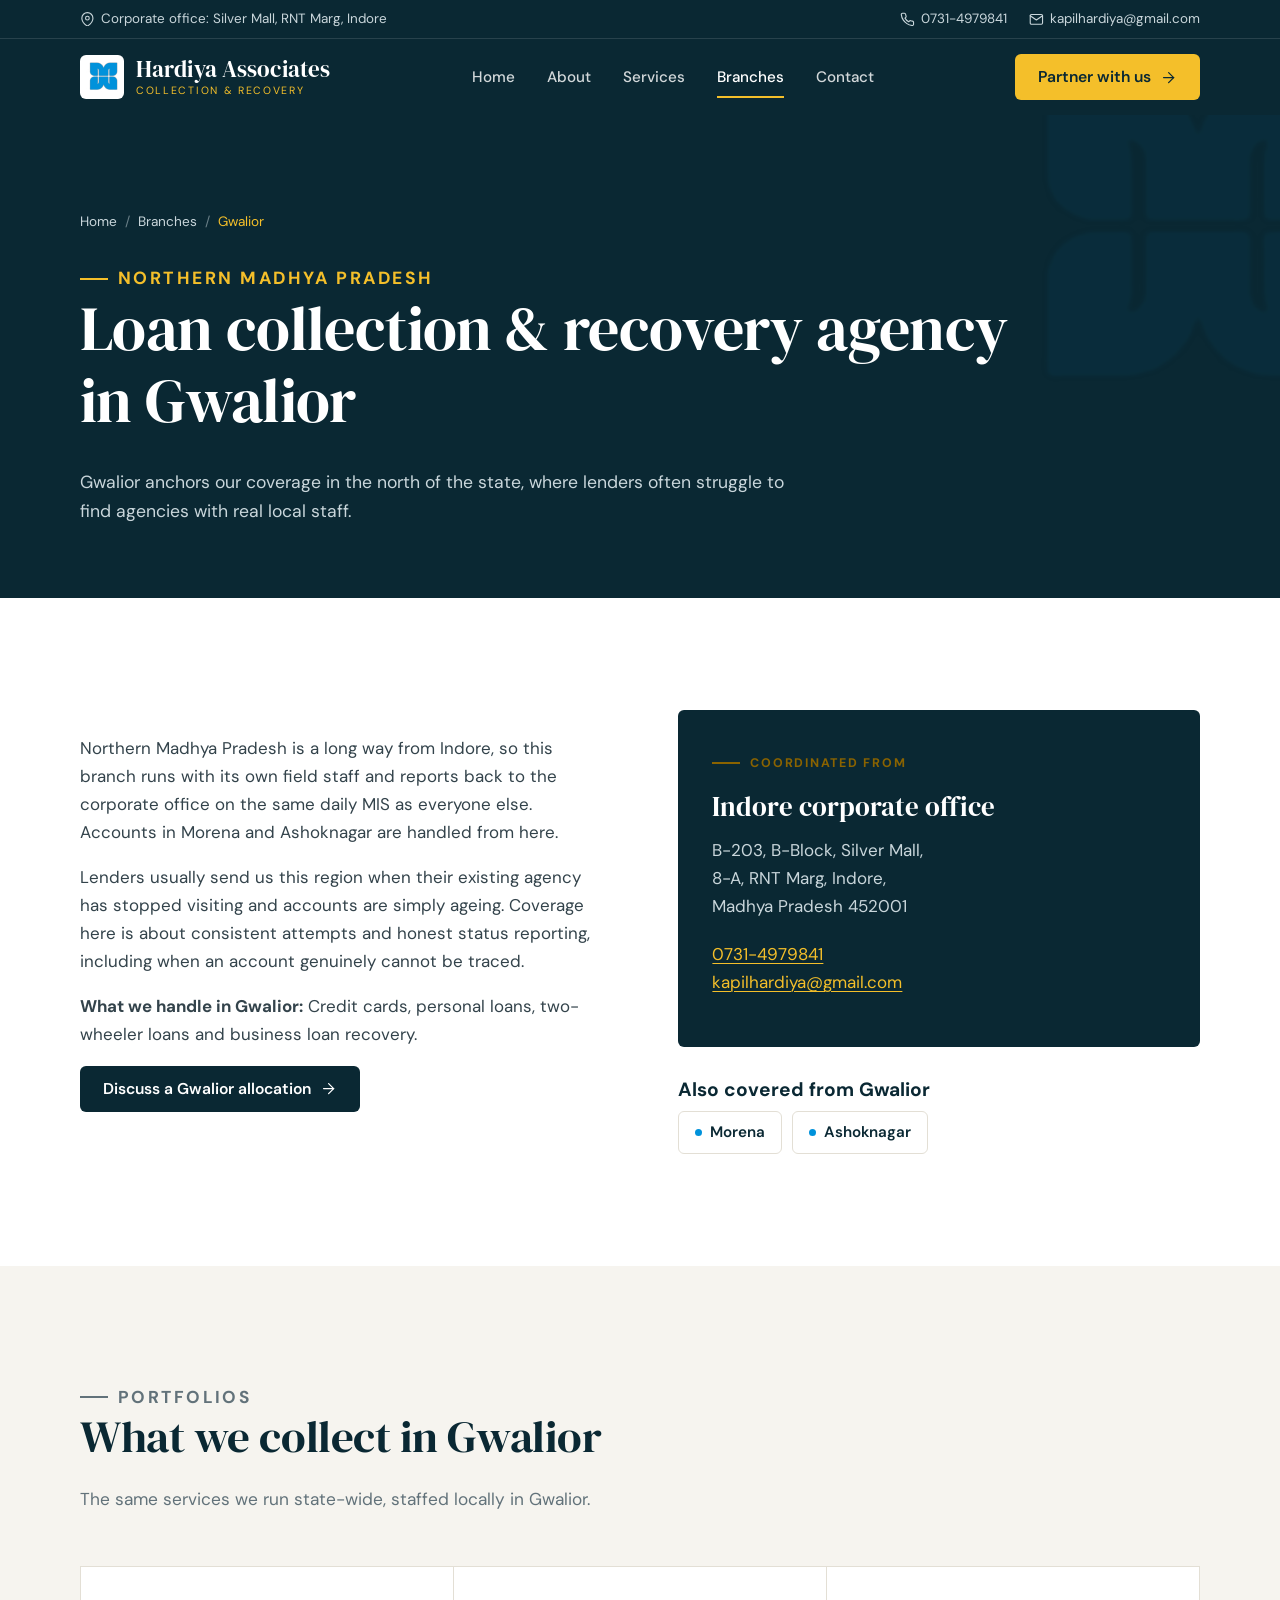
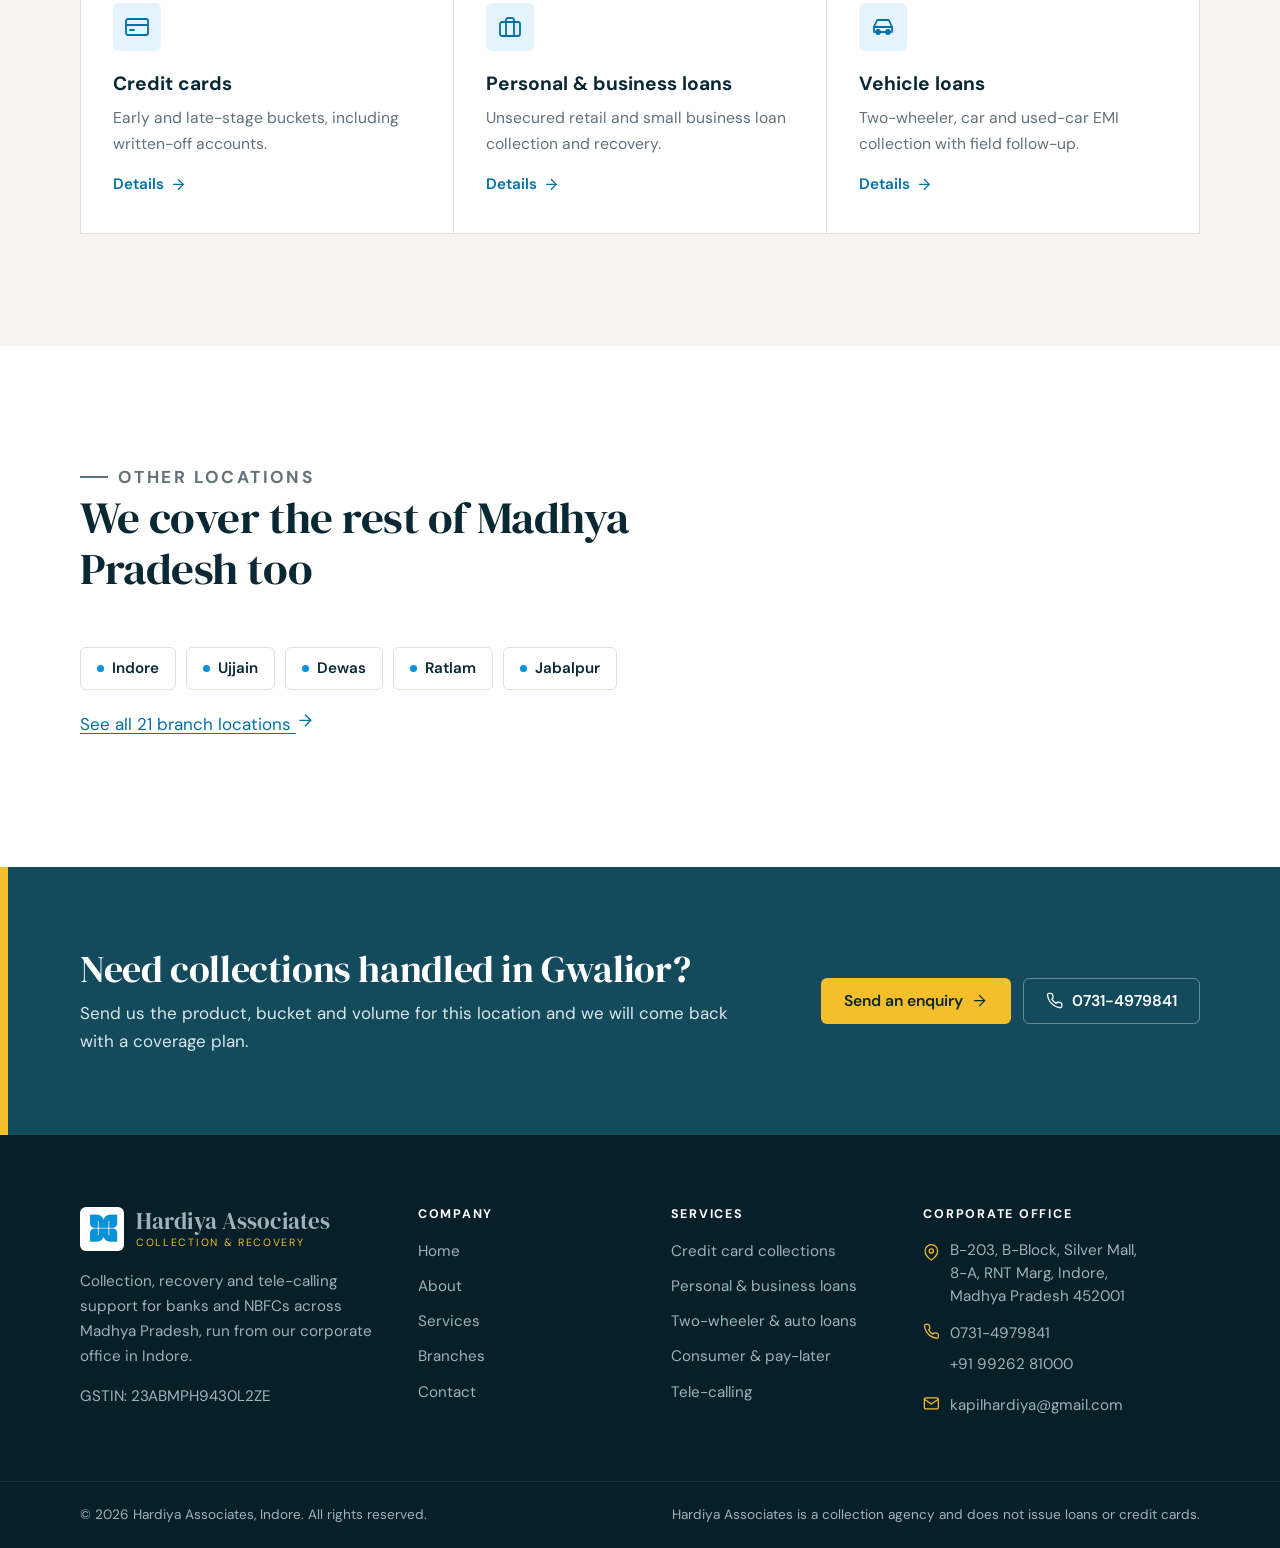
<file: collection-agency-gwalior.html>
<!DOCTYPE html>
<html lang="en-IN">
<head>
  <meta charset="utf-8">
  <meta name="viewport" content="width=device-width, initial-scale=1">
  <title>Loan Collection &amp; Recovery Agency in Gwalior | Hardiya Associates</title>
  <meta name="description" content="Collection and recovery services in Gwalior, Madhya Pradesh for banks and NBFCs: credit cards, personal, business, two-wheeler and auto loans. Call 0731-4979841.">
  <meta name="robots" content="index, follow">
  <link rel="canonical" href="https://migtitech.github.io/testnew/collection-agency-gwalior.html">
  <meta name="theme-color" content="#0a2833">
  <meta name="format-detection" content="telephone=no">
  <meta name="geo.region" content="IN-MP">
  <meta name="geo.placename" content="Indore">
  <meta name="geo.position" content="22.716371536254883;75.87419128417969">

  <meta property="og:type" content="website">
  <meta property="og:site_name" content="Hardiya Associates">
  <meta property="og:locale" content="en_IN">
  <meta property="og:title" content="Loan Collection &amp; Recovery Agency in Gwalior | Hardiya Associates">
  <meta property="og:description" content="Collection and recovery services in Gwalior, Madhya Pradesh for banks and NBFCs: credit cards, personal, business, two-wheeler and auto loans. Call 0731-4979841.">
  <meta property="og:url" content="https://migtitech.github.io/testnew/collection-agency-gwalior.html">
  <meta property="og:image" content="https://migtitech.github.io/testnew/assets/img/og-image.jpg">
  <meta property="og:image:width" content="1200">
  <meta property="og:image:height" content="630">
  <meta name="twitter:card" content="summary_large_image">

  <link rel="icon" href="favicon.ico" sizes="48x48">
  <link rel="icon" href="assets/img/icon-192.png" type="image/png" sizes="192x192">
  <link rel="apple-touch-icon" href="apple-touch-icon.png">
  <link rel="manifest" href="site.webmanifest">

  <link rel="preconnect" href="https://fonts.googleapis.com">
  <link rel="preconnect" href="https://fonts.gstatic.com" crossorigin>
  <link rel="stylesheet" href="https://fonts.googleapis.com/css2?family=DM+Sans:opsz,wght@9..40,400;9..40,500;9..40,600;9..40,700&family=DM+Serif+Display:ital@0;1&display=swap">
  <link rel="stylesheet" href="assets/css/main.css">
  <script type="application/ld+json">{"@context":"https://schema.org","@graph":[{"@type":["FinancialService","LocalBusiness"],"@id":"https://migtitech.github.io/testnew/#organization","name":"Hardiya Associates","url":"https://migtitech.github.io/testnew/","logo":"https://migtitech.github.io/testnew/assets/img/icon-512.png","image":"https://migtitech.github.io/testnew/assets/img/og-image.jpg","description":"Loan collection and recovery agency for banks and NBFCs, with a corporate office in Indore and branches across Madhya Pradesh.","email":"kapilhardiya@gmail.com","telephone":"+917314979841","founder":{"@type":"Person","name":"Kapil Hardiya"},"address":{"@type":"PostalAddress","streetAddress":"B-203, B-Block, Silver Mall, 8-A, RNT Marg","addressLocality":"Indore","addressRegion":"Madhya Pradesh","postalCode":"452001","addressCountry":"IN"},"geo":{"@type":"GeoCoordinates","latitude":22.716371536254883,"longitude":75.87419128417969},"hasMap":"https://maps.google.com/maps?q=22.716371536254883%2C75.87419128417969&z=17&hl=en","areaServed":{"@type":"State","name":"Madhya Pradesh"},"contactPoint":[{"@type":"ContactPoint","telephone":"+917314979841","contactType":"customer service","areaServed":"IN","availableLanguage":["English","Hindi"]}]},{"@type":"WebSite","@id":"https://migtitech.github.io/testnew/#website","url":"https://migtitech.github.io/testnew/","name":"Hardiya Associates","publisher":{"@id":"https://migtitech.github.io/testnew/#organization"},"inLanguage":"en-IN"},{"@type":"BreadcrumbList","itemListElement":[{"@type":"ListItem","position":1,"name":"Home","item":"https://migtitech.github.io/testnew/"},{"@type":"ListItem","position":2,"name":"Branches","item":"https://migtitech.github.io/testnew/network.html"},{"@type":"ListItem","position":3,"name":"Gwalior","item":"https://migtitech.github.io/testnew/collection-agency-gwalior.html"}]},{"@type":"Service","name":"Loan collection and recovery in Gwalior","serviceType":"Debt collection","provider":{"@id":"https://migtitech.github.io/testnew/#organization"},"areaServed":{"@type":"City","name":"Gwalior","containedInPlace":{"@type":"State","name":"Madhya Pradesh"}},"url":"https://migtitech.github.io/testnew/collection-agency-gwalior.html"}]}</script>
</head>
<body>
  <a class="skip" href="#main">Skip to content</a>

  <div class="topbar">
    <div class="wrap">
      <span class="topbar-left"><svg class="icon" viewBox="0 0 24 24" aria-hidden="true" focusable="false"><path d="M21 10c0 7-9 13-9 13s-9-6-9-13a9 9 0 0 1 18 0z"/><circle cx="12" cy="10" r="3"/></svg> Corporate office: Silver Mall, RNT Marg, Indore</span>
      <div class="topbar-right">
        <a href="tel:+917314979841"><svg class="icon" viewBox="0 0 24 24" aria-hidden="true" focusable="false"><path d="M22 16.92v3a2 2 0 0 1-2.18 2 19.8 19.8 0 0 1-8.63-3.07 19.5 19.5 0 0 1-6-6A19.8 19.8 0 0 1 2.12 4.18 2 2 0 0 1 4.11 2h3a2 2 0 0 1 2 1.72c.13.96.36 1.9.7 2.81a2 2 0 0 1-.45 2.11L8.09 9.91a16 16 0 0 0 6 6l1.27-1.27a2 2 0 0 1 2.11-.45c.91.34 1.85.57 2.81.7A2 2 0 0 1 22 16.92z"/></svg> 0731-4979841</a>
        <a href="mailto:kapilhardiya@gmail.com"><svg class="icon" viewBox="0 0 24 24" aria-hidden="true" focusable="false"><path d="M4 4h16c1.1 0 2 .9 2 2v12c0 1.1-.9 2-2 2H4c-1.1 0-2-.9-2-2V6c0-1.1.9-2 2-2z"/><polyline points="22,6 12,13 2,6"/></svg> kapilhardiya@gmail.com</a>
      </div>
    </div>
  </div>

  <header class="header">
    <div class="wrap">
      <a class="brand" href="index.html" aria-label="Hardiya Associates home">
        <span class="brand-mark"><img src="assets/img/logo-mark.webp" width="32" height="32" alt=""></span>
        <span class="brand-name">Hardiya Associates<small>Collection &amp; Recovery</small></span>
      </a>
      <nav class="nav" id="site-nav" aria-label="Main">
        <ul>
          <li><a href="index.html">Home</a></li>
          <li><a href="about.html">About</a></li>
          <li><a href="services.html">Services</a></li>
          <li><a href="network.html" aria-current="page">Branches</a></li>
          <li><a href="contact.html">Contact</a></li>
          <li class="nav-cta"><a class="btn btn-gold" href="contact.html">Partner with us</a></li>
        </ul>
      </nav>
      <div class="header-cta">
        <a class="btn btn-gold" href="contact.html">Partner with us <svg class="icon" viewBox="0 0 24 24" aria-hidden="true" focusable="false"><line x1="5" y1="12" x2="19" y2="12"/><polyline points="12 5 19 12 12 19"/></svg></a>
        <button class="menu-btn" type="button" aria-controls="site-nav" aria-expanded="false">
          <span class="sr-only">Menu</span><span></span><span></span><span></span>
        </button>
      </div>
    </div>
  </header>

    <section class="page-hero">
      <div class="wrap">
        <nav class="crumbs" aria-label="Breadcrumb">
          <ol><li><a href="index.html">Home</a></li><li><a href="network.html">Branches</a></li><li><span aria-current="page">Gwalior</span></li></ol>
        </nav>
        <p class="eyebrow">Northern Madhya Pradesh</p>
        <h1>Loan collection &amp; recovery agency in Gwalior</h1>
        <p>Gwalior anchors our coverage in the north of the state, where lenders often struggle to find agencies with real local staff.</p>
      </div>
    </section>

  <main id="main">
    <section class="section">
      <div class="wrap feature">
        <div class="prose">
          <p>Northern Madhya Pradesh is a long way from Indore, so this branch runs with its own field staff and reports back to the corporate office on the same daily MIS as everyone else. Accounts in Morena and Ashoknagar are handled from here.</p>
          <p>Lenders usually send us this region when their existing agency has stopped visiting and accounts are simply ageing. Coverage here is about consistent attempts and honest status reporting, including when an account genuinely cannot be traced.</p>
          <p><strong>What we handle in Gwalior:</strong> Credit cards, personal loans, two-wheeler loans and business loan recovery.</p>
          <p><a class="btn btn-ink" href="contact.html">Discuss a Gwalior allocation <svg class="icon" viewBox="0 0 24 24" aria-hidden="true" focusable="false"><line x1="5" y1="12" x2="19" y2="12"/><polyline points="12 5 19 12 12 19"/></svg></a></p>
        </div>
        <div>
          <div class="hq">
            <p class="eyebrow">Coordinated from</p>
            <h3>Indore corporate office</h3>
            <address>B-203, B-Block, Silver Mall,<br>8-A, RNT Marg, Indore,<br>Madhya Pradesh 452001</address>
            <p><a href="tel:+917314979841">0731-4979841</a><br><a href="mailto:kapilhardiya@gmail.com">kapilhardiya@gmail.com</a></p>
          </div>
          <h3 style="margin-top:32px">Also covered from Gwalior</h3>
          <ul class="branches"><li>Morena</li><li>Ashoknagar</li></ul>
        </div>
      </div>
    </section>

    <section class="section section-paper">
      <div class="wrap">
        <div class="section-head">
          <p class="eyebrow">Portfolios</p>
          <h2>What we collect in Gwalior</h2>
          <p>The same services we run state-wide, staffed locally in Gwalior.</p>
        </div>
        <div class="cards">
          <article class="card"><div class="card-icon"><svg class="icon" viewBox="0 0 24 24" aria-hidden="true" focusable="false"><rect x="1" y="4" width="22" height="16" rx="2"/><line x1="1" y1="10" x2="23" y2="10"/><line x1="5" y1="15" x2="9" y2="15"/></svg></div><h3>Credit cards</h3><p>Early and late-stage buckets, including written-off accounts.</p><a class="card-link" href="services.html#credit-cards">Details <svg class="icon" viewBox="0 0 24 24" aria-hidden="true" focusable="false"><line x1="5" y1="12" x2="19" y2="12"/><polyline points="12 5 19 12 12 19"/></svg></a></article>
          <article class="card"><div class="card-icon"><svg class="icon" viewBox="0 0 24 24" aria-hidden="true" focusable="false"><rect x="2" y="7" width="20" height="14" rx="2"/><path d="M16 21V5a2 2 0 0 0-2-2h-4a2 2 0 0 0-2 2v16"/></svg></div><h3>Personal &amp; business loans</h3><p>Unsecured retail and small business loan collection and recovery.</p><a class="card-link" href="services.html#retail-loans">Details <svg class="icon" viewBox="0 0 24 24" aria-hidden="true" focusable="false"><line x1="5" y1="12" x2="19" y2="12"/><polyline points="12 5 19 12 12 19"/></svg></a></article>
          <article class="card"><div class="card-icon"><svg class="icon" viewBox="0 0 24 24" aria-hidden="true" focusable="false"><path d="M5 17h14M3 17v-5l2.5-5.5A2 2 0 0 1 7.3 5h9.4a2 2 0 0 1 1.8 1.5L21 12v5"/><line x1="3" y1="12" x2="21" y2="12"/><circle cx="7" cy="17" r="2"/><circle cx="17" cy="17" r="2"/></svg></div><h3>Vehicle loans</h3><p>Two-wheeler, car and used-car EMI collection with field follow-up.</p><a class="card-link" href="services.html#vehicle-loans">Details <svg class="icon" viewBox="0 0 24 24" aria-hidden="true" focusable="false"><line x1="5" y1="12" x2="19" y2="12"/><polyline points="12 5 19 12 12 19"/></svg></a></article>
        </div>
      </div>
    </section>

    <section class="section">
      <div class="wrap">
        <div class="section-head">
          <p class="eyebrow">Other locations</p>
          <h2>We cover the rest of Madhya Pradesh too</h2>
        </div>
        <ul class="branches"><li><a href="collection-agency-indore.html">Indore</a></li><li><a href="collection-agency-ujjain.html">Ujjain</a></li><li><a href="collection-agency-dewas.html">Dewas</a></li><li><a href="collection-agency-ratlam.html">Ratlam</a></li><li><a href="collection-agency-jabalpur.html">Jabalpur</a></li></ul>
        <p style="margin-top:20px"><a href="network.html">See all 21 branch locations <svg class="icon" viewBox="0 0 24 24" aria-hidden="true" focusable="false"><line x1="5" y1="12" x2="19" y2="12"/><polyline points="12 5 19 12 12 19"/></svg></a></p>
      </div>
    </section>

    <section class="cta">
      <div class="wrap">
        <div>
          <h2>Need collections handled in Gwalior?</h2>
          <p>Send us the product, bucket and volume for this location and we will come back with a coverage plan.</p>
        </div>
        <div class="cta-actions">
          <a class="btn btn-gold" href="contact.html">Send an enquiry <svg class="icon" viewBox="0 0 24 24" aria-hidden="true" focusable="false"><line x1="5" y1="12" x2="19" y2="12"/><polyline points="12 5 19 12 12 19"/></svg></a>
          <a class="btn btn-line" href="tel:+917314979841"><svg class="icon" viewBox="0 0 24 24" aria-hidden="true" focusable="false"><path d="M22 16.92v3a2 2 0 0 1-2.18 2 19.8 19.8 0 0 1-8.63-3.07 19.5 19.5 0 0 1-6-6A19.8 19.8 0 0 1 2.12 4.18 2 2 0 0 1 4.11 2h3a2 2 0 0 1 2 1.72c.13.96.36 1.9.7 2.81a2 2 0 0 1-.45 2.11L8.09 9.91a16 16 0 0 0 6 6l1.27-1.27a2 2 0 0 1 2.11-.45c.91.34 1.85.57 2.81.7A2 2 0 0 1 22 16.92z"/></svg> 0731-4979841</a>
        </div>
      </div>
    </section>

  </main>

  <footer class="footer">
    <div class="wrap footer-main">
      <div>
        <a class="brand" href="index.html" aria-label="Hardiya Associates home">
          <span class="brand-mark"><img src="assets/img/logo-mark.webp" width="32" height="32" alt="" loading="lazy"></span>
          <span class="brand-name">Hardiya Associates<small>Collection &amp; Recovery</small></span>
        </a>
        <p>Collection, recovery and tele-calling support for banks and NBFCs across Madhya Pradesh, run from our corporate office in Indore.</p>
        <p>GSTIN: 23ABMPH9430L2ZE</p>
      </div>
      <div>
        <h2>Company</h2>
        <ul>
            <li><a href="index.html">Home</a></li>
            <li><a href="about.html">About</a></li>
            <li><a href="services.html">Services</a></li>
            <li><a href="network.html">Branches</a></li>
            <li><a href="contact.html">Contact</a></li>
        </ul>
      </div>
      <div>
        <h2>Services</h2>
        <ul>
          <li><a href="services.html#credit-cards">Credit card collections</a></li>
          <li><a href="services.html#retail-loans">Personal &amp; business loans</a></li>
          <li><a href="services.html#vehicle-loans">Two-wheeler &amp; auto loans</a></li>
          <li><a href="services.html#consumer">Consumer &amp; pay-later</a></li>
          <li><a href="services.html#tele-calling">Tele-calling</a></li>
        </ul>
      </div>
      <div>
        <h2>Corporate office</h2>
        <ul class="footer-contact">
          <li><svg class="icon" viewBox="0 0 24 24" aria-hidden="true" focusable="false"><path d="M21 10c0 7-9 13-9 13s-9-6-9-13a9 9 0 0 1 18 0z"/><circle cx="12" cy="10" r="3"/></svg><address>B-203, B-Block, Silver Mall,<br>8-A, RNT Marg, Indore,<br>Madhya Pradesh 452001</address></li>
          <li><svg class="icon" viewBox="0 0 24 24" aria-hidden="true" focusable="false"><path d="M22 16.92v3a2 2 0 0 1-2.18 2 19.8 19.8 0 0 1-8.63-3.07 19.5 19.5 0 0 1-6-6A19.8 19.8 0 0 1 2.12 4.18 2 2 0 0 1 4.11 2h3a2 2 0 0 1 2 1.72c.13.96.36 1.9.7 2.81a2 2 0 0 1-.45 2.11L8.09 9.91a16 16 0 0 0 6 6l1.27-1.27a2 2 0 0 1 2.11-.45c.91.34 1.85.57 2.81.7A2 2 0 0 1 22 16.92z"/></svg><span><a href="tel:+917314979841">0731-4979841</a><br><a href="tel:+919926281000">+91 99262 81000</a></span></li>
          <li><svg class="icon" viewBox="0 0 24 24" aria-hidden="true" focusable="false"><path d="M4 4h16c1.1 0 2 .9 2 2v12c0 1.1-.9 2-2 2H4c-1.1 0-2-.9-2-2V6c0-1.1.9-2 2-2z"/><polyline points="22,6 12,13 2,6"/></svg><a href="mailto:kapilhardiya@gmail.com">kapilhardiya@gmail.com</a></li>
        </ul>
      </div>
    </div>
    <div class="footer-bottom">
      <div class="wrap">
        <span>&copy; <span id="year">2026</span> Hardiya Associates, Indore. All rights reserved.</span>
        <span>Hardiya Associates is a collection agency and does not issue loans or credit cards.</span>
      </div>
    </div>
  </footer>

  <a class="call-fab" href="tel:+917314979841"><svg class="icon" viewBox="0 0 24 24" aria-hidden="true" focusable="false"><path d="M22 16.92v3a2 2 0 0 1-2.18 2 19.8 19.8 0 0 1-8.63-3.07 19.5 19.5 0 0 1-6-6A19.8 19.8 0 0 1 2.12 4.18 2 2 0 0 1 4.11 2h3a2 2 0 0 1 2 1.72c.13.96.36 1.9.7 2.81a2 2 0 0 1-.45 2.11L8.09 9.91a16 16 0 0 0 6 6l1.27-1.27a2 2 0 0 1 2.11-.45c.91.34 1.85.57 2.81.7A2 2 0 0 1 22 16.92z"/></svg> Call office</a>
  <script src="assets/js/main.js" defer></script>
</body>
</html>
</file>
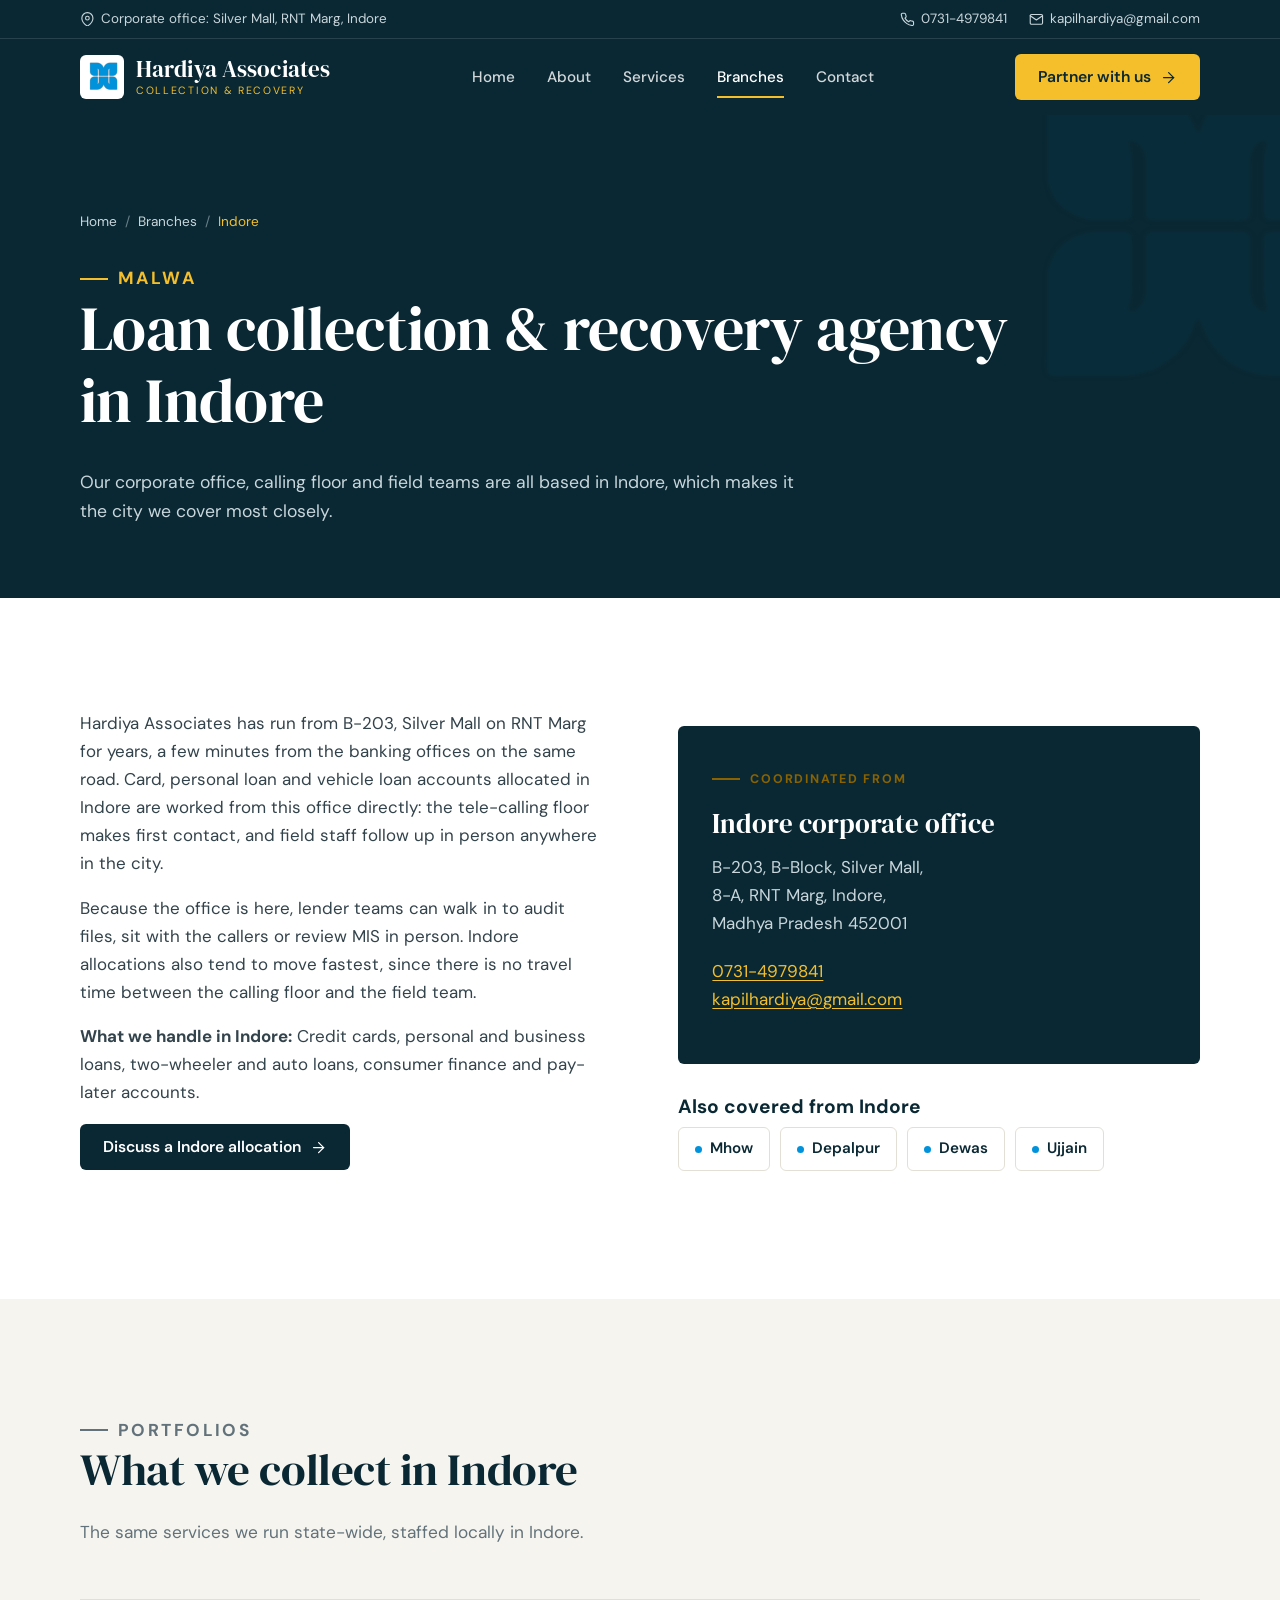
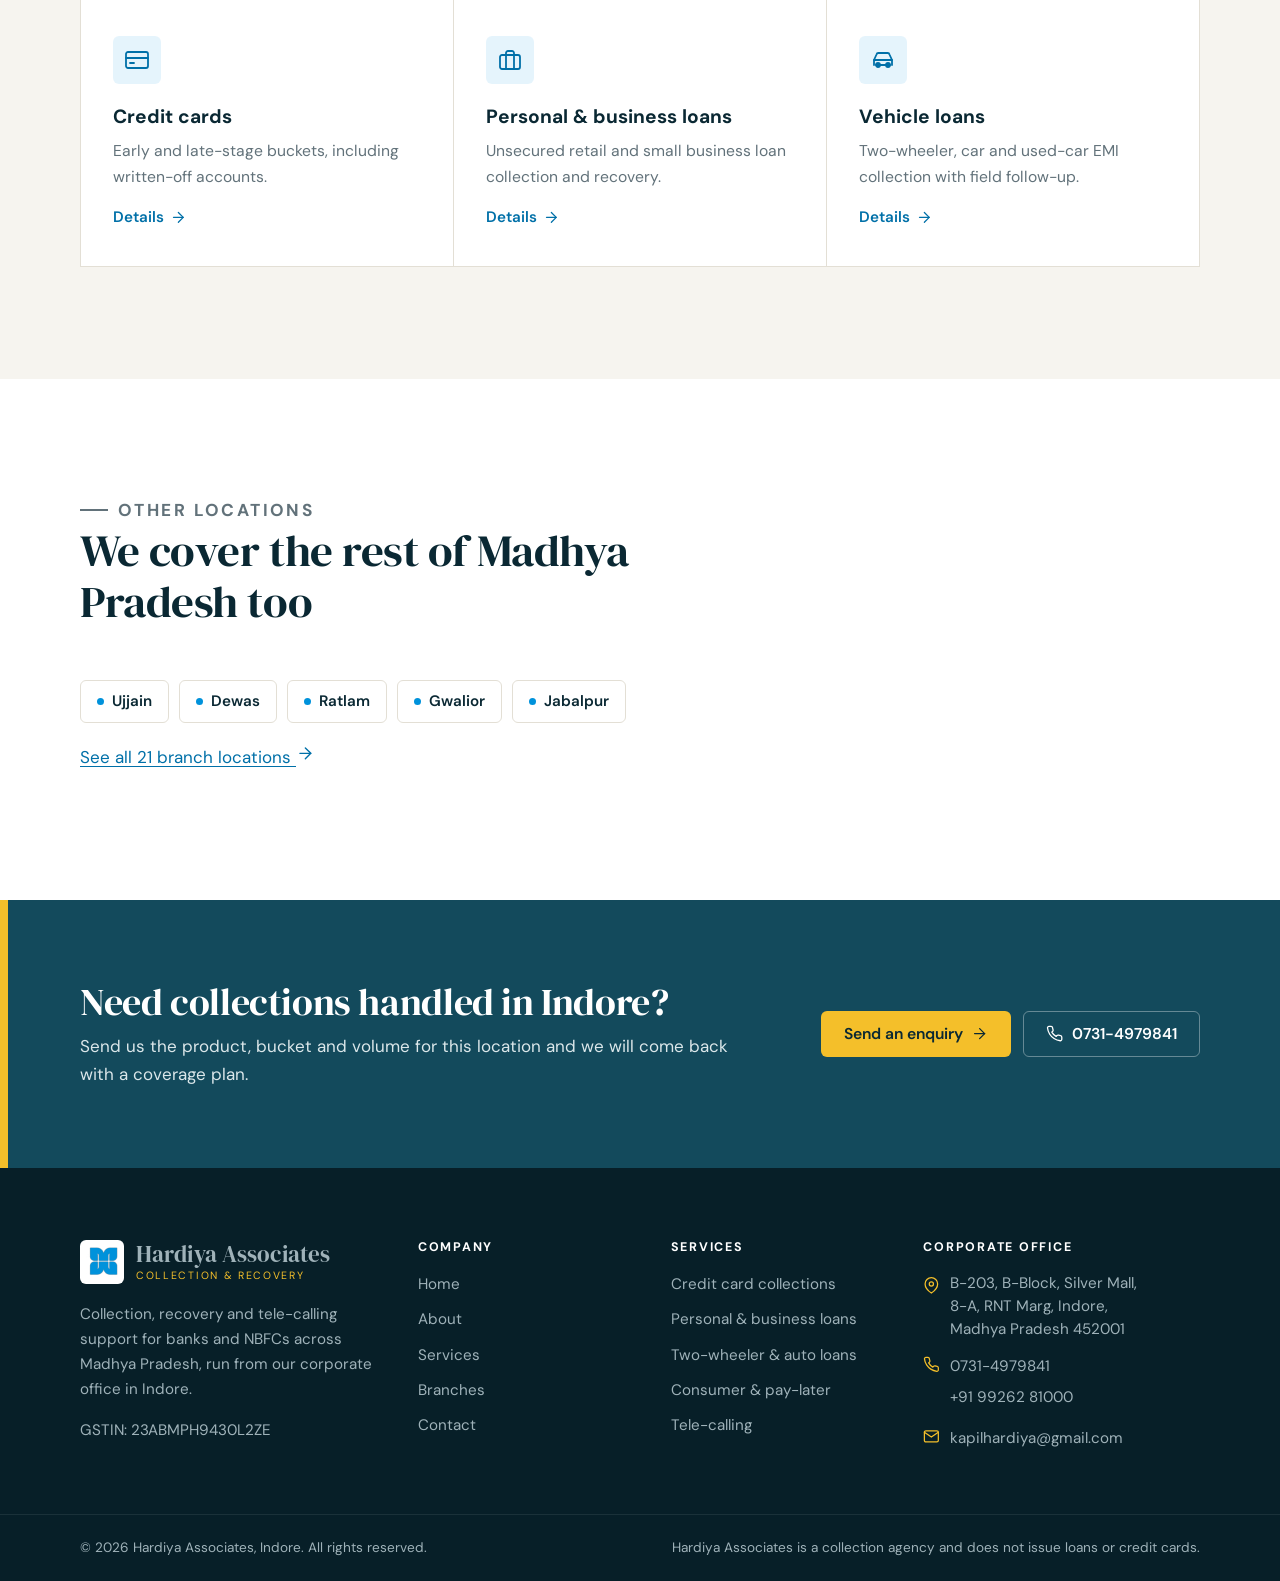
<file: collection-agency-indore.html>
<!DOCTYPE html>
<html lang="en-IN">
<head>
  <meta charset="utf-8">
  <meta name="viewport" content="width=device-width, initial-scale=1">
  <title>Loan Collection &amp; Recovery Agency in Indore | Hardiya Associates</title>
  <meta name="description" content="Collection and recovery services in Indore, Madhya Pradesh for banks and NBFCs: credit cards, personal, business, two-wheeler and auto loans. Call 0731-4979841.">
  <meta name="robots" content="index, follow">
  <link rel="canonical" href="https://migtitech.github.io/testnew/collection-agency-indore.html">
  <meta name="theme-color" content="#0a2833">
  <meta name="format-detection" content="telephone=no">
  <meta name="geo.region" content="IN-MP">
  <meta name="geo.placename" content="Indore">
  <meta name="geo.position" content="22.716371536254883;75.87419128417969">

  <meta property="og:type" content="website">
  <meta property="og:site_name" content="Hardiya Associates">
  <meta property="og:locale" content="en_IN">
  <meta property="og:title" content="Loan Collection &amp; Recovery Agency in Indore | Hardiya Associates">
  <meta property="og:description" content="Collection and recovery services in Indore, Madhya Pradesh for banks and NBFCs: credit cards, personal, business, two-wheeler and auto loans. Call 0731-4979841.">
  <meta property="og:url" content="https://migtitech.github.io/testnew/collection-agency-indore.html">
  <meta property="og:image" content="https://migtitech.github.io/testnew/assets/img/og-image.jpg">
  <meta property="og:image:width" content="1200">
  <meta property="og:image:height" content="630">
  <meta name="twitter:card" content="summary_large_image">

  <link rel="icon" href="favicon.ico" sizes="48x48">
  <link rel="icon" href="assets/img/icon-192.png" type="image/png" sizes="192x192">
  <link rel="apple-touch-icon" href="apple-touch-icon.png">
  <link rel="manifest" href="site.webmanifest">

  <link rel="preconnect" href="https://fonts.googleapis.com">
  <link rel="preconnect" href="https://fonts.gstatic.com" crossorigin>
  <link rel="stylesheet" href="https://fonts.googleapis.com/css2?family=DM+Sans:opsz,wght@9..40,400;9..40,500;9..40,600;9..40,700&family=DM+Serif+Display:ital@0;1&display=swap">
  <link rel="stylesheet" href="assets/css/main.css">
  <script type="application/ld+json">{"@context":"https://schema.org","@graph":[{"@type":["FinancialService","LocalBusiness"],"@id":"https://migtitech.github.io/testnew/#organization","name":"Hardiya Associates","url":"https://migtitech.github.io/testnew/","logo":"https://migtitech.github.io/testnew/assets/img/icon-512.png","image":"https://migtitech.github.io/testnew/assets/img/og-image.jpg","description":"Loan collection and recovery agency for banks and NBFCs, with a corporate office in Indore and branches across Madhya Pradesh.","email":"kapilhardiya@gmail.com","telephone":"+917314979841","founder":{"@type":"Person","name":"Kapil Hardiya"},"address":{"@type":"PostalAddress","streetAddress":"B-203, B-Block, Silver Mall, 8-A, RNT Marg","addressLocality":"Indore","addressRegion":"Madhya Pradesh","postalCode":"452001","addressCountry":"IN"},"geo":{"@type":"GeoCoordinates","latitude":22.716371536254883,"longitude":75.87419128417969},"hasMap":"https://maps.google.com/maps?q=22.716371536254883%2C75.87419128417969&z=17&hl=en","areaServed":{"@type":"State","name":"Madhya Pradesh"},"contactPoint":[{"@type":"ContactPoint","telephone":"+917314979841","contactType":"customer service","areaServed":"IN","availableLanguage":["English","Hindi"]}]},{"@type":"WebSite","@id":"https://migtitech.github.io/testnew/#website","url":"https://migtitech.github.io/testnew/","name":"Hardiya Associates","publisher":{"@id":"https://migtitech.github.io/testnew/#organization"},"inLanguage":"en-IN"},{"@type":"BreadcrumbList","itemListElement":[{"@type":"ListItem","position":1,"name":"Home","item":"https://migtitech.github.io/testnew/"},{"@type":"ListItem","position":2,"name":"Branches","item":"https://migtitech.github.io/testnew/network.html"},{"@type":"ListItem","position":3,"name":"Indore","item":"https://migtitech.github.io/testnew/collection-agency-indore.html"}]},{"@type":"Service","name":"Loan collection and recovery in Indore","serviceType":"Debt collection","provider":{"@id":"https://migtitech.github.io/testnew/#organization"},"areaServed":{"@type":"City","name":"Indore","containedInPlace":{"@type":"State","name":"Madhya Pradesh"}},"url":"https://migtitech.github.io/testnew/collection-agency-indore.html"}]}</script>
</head>
<body>
  <a class="skip" href="#main">Skip to content</a>

  <div class="topbar">
    <div class="wrap">
      <span class="topbar-left"><svg class="icon" viewBox="0 0 24 24" aria-hidden="true" focusable="false"><path d="M21 10c0 7-9 13-9 13s-9-6-9-13a9 9 0 0 1 18 0z"/><circle cx="12" cy="10" r="3"/></svg> Corporate office: Silver Mall, RNT Marg, Indore</span>
      <div class="topbar-right">
        <a href="tel:+917314979841"><svg class="icon" viewBox="0 0 24 24" aria-hidden="true" focusable="false"><path d="M22 16.92v3a2 2 0 0 1-2.18 2 19.8 19.8 0 0 1-8.63-3.07 19.5 19.5 0 0 1-6-6A19.8 19.8 0 0 1 2.12 4.18 2 2 0 0 1 4.11 2h3a2 2 0 0 1 2 1.72c.13.96.36 1.9.7 2.81a2 2 0 0 1-.45 2.11L8.09 9.91a16 16 0 0 0 6 6l1.27-1.27a2 2 0 0 1 2.11-.45c.91.34 1.85.57 2.81.7A2 2 0 0 1 22 16.92z"/></svg> 0731-4979841</a>
        <a href="mailto:kapilhardiya@gmail.com"><svg class="icon" viewBox="0 0 24 24" aria-hidden="true" focusable="false"><path d="M4 4h16c1.1 0 2 .9 2 2v12c0 1.1-.9 2-2 2H4c-1.1 0-2-.9-2-2V6c0-1.1.9-2 2-2z"/><polyline points="22,6 12,13 2,6"/></svg> kapilhardiya@gmail.com</a>
      </div>
    </div>
  </div>

  <header class="header">
    <div class="wrap">
      <a class="brand" href="index.html" aria-label="Hardiya Associates home">
        <span class="brand-mark"><img src="assets/img/logo-mark.webp" width="32" height="32" alt=""></span>
        <span class="brand-name">Hardiya Associates<small>Collection &amp; Recovery</small></span>
      </a>
      <nav class="nav" id="site-nav" aria-label="Main">
        <ul>
          <li><a href="index.html">Home</a></li>
          <li><a href="about.html">About</a></li>
          <li><a href="services.html">Services</a></li>
          <li><a href="network.html" aria-current="page">Branches</a></li>
          <li><a href="contact.html">Contact</a></li>
          <li class="nav-cta"><a class="btn btn-gold" href="contact.html">Partner with us</a></li>
        </ul>
      </nav>
      <div class="header-cta">
        <a class="btn btn-gold" href="contact.html">Partner with us <svg class="icon" viewBox="0 0 24 24" aria-hidden="true" focusable="false"><line x1="5" y1="12" x2="19" y2="12"/><polyline points="12 5 19 12 12 19"/></svg></a>
        <button class="menu-btn" type="button" aria-controls="site-nav" aria-expanded="false">
          <span class="sr-only">Menu</span><span></span><span></span><span></span>
        </button>
      </div>
    </div>
  </header>

    <section class="page-hero">
      <div class="wrap">
        <nav class="crumbs" aria-label="Breadcrumb">
          <ol><li><a href="index.html">Home</a></li><li><a href="network.html">Branches</a></li><li><span aria-current="page">Indore</span></li></ol>
        </nav>
        <p class="eyebrow">Malwa</p>
        <h1>Loan collection &amp; recovery agency in Indore</h1>
        <p>Our corporate office, calling floor and field teams are all based in Indore, which makes it the city we cover most closely.</p>
      </div>
    </section>

  <main id="main">
    <section class="section">
      <div class="wrap feature">
        <div class="prose">
          <p>Hardiya Associates has run from B-203, Silver Mall on RNT Marg for years, a few minutes from the banking offices on the same road. Card, personal loan and vehicle loan accounts allocated in Indore are worked from this office directly: the tele-calling floor makes first contact, and field staff follow up in person anywhere in the city.</p>
          <p>Because the office is here, lender teams can walk in to audit files, sit with the callers or review MIS in person. Indore allocations also tend to move fastest, since there is no travel time between the calling floor and the field team.</p>
          <p><strong>What we handle in Indore:</strong> Credit cards, personal and business loans, two-wheeler and auto loans, consumer finance and pay-later accounts.</p>
          <p><a class="btn btn-ink" href="contact.html">Discuss a Indore allocation <svg class="icon" viewBox="0 0 24 24" aria-hidden="true" focusable="false"><line x1="5" y1="12" x2="19" y2="12"/><polyline points="12 5 19 12 12 19"/></svg></a></p>
        </div>
        <div>
          <div class="hq">
            <p class="eyebrow">Coordinated from</p>
            <h3>Indore corporate office</h3>
            <address>B-203, B-Block, Silver Mall,<br>8-A, RNT Marg, Indore,<br>Madhya Pradesh 452001</address>
            <p><a href="tel:+917314979841">0731-4979841</a><br><a href="mailto:kapilhardiya@gmail.com">kapilhardiya@gmail.com</a></p>
          </div>
          <h3 style="margin-top:32px">Also covered from Indore</h3>
          <ul class="branches"><li>Mhow</li><li>Depalpur</li><li>Dewas</li><li>Ujjain</li></ul>
        </div>
      </div>
    </section>

    <section class="section section-paper">
      <div class="wrap">
        <div class="section-head">
          <p class="eyebrow">Portfolios</p>
          <h2>What we collect in Indore</h2>
          <p>The same services we run state-wide, staffed locally in Indore.</p>
        </div>
        <div class="cards">
          <article class="card"><div class="card-icon"><svg class="icon" viewBox="0 0 24 24" aria-hidden="true" focusable="false"><rect x="1" y="4" width="22" height="16" rx="2"/><line x1="1" y1="10" x2="23" y2="10"/><line x1="5" y1="15" x2="9" y2="15"/></svg></div><h3>Credit cards</h3><p>Early and late-stage buckets, including written-off accounts.</p><a class="card-link" href="services.html#credit-cards">Details <svg class="icon" viewBox="0 0 24 24" aria-hidden="true" focusable="false"><line x1="5" y1="12" x2="19" y2="12"/><polyline points="12 5 19 12 12 19"/></svg></a></article>
          <article class="card"><div class="card-icon"><svg class="icon" viewBox="0 0 24 24" aria-hidden="true" focusable="false"><rect x="2" y="7" width="20" height="14" rx="2"/><path d="M16 21V5a2 2 0 0 0-2-2h-4a2 2 0 0 0-2 2v16"/></svg></div><h3>Personal &amp; business loans</h3><p>Unsecured retail and small business loan collection and recovery.</p><a class="card-link" href="services.html#retail-loans">Details <svg class="icon" viewBox="0 0 24 24" aria-hidden="true" focusable="false"><line x1="5" y1="12" x2="19" y2="12"/><polyline points="12 5 19 12 12 19"/></svg></a></article>
          <article class="card"><div class="card-icon"><svg class="icon" viewBox="0 0 24 24" aria-hidden="true" focusable="false"><path d="M5 17h14M3 17v-5l2.5-5.5A2 2 0 0 1 7.3 5h9.4a2 2 0 0 1 1.8 1.5L21 12v5"/><line x1="3" y1="12" x2="21" y2="12"/><circle cx="7" cy="17" r="2"/><circle cx="17" cy="17" r="2"/></svg></div><h3>Vehicle loans</h3><p>Two-wheeler, car and used-car EMI collection with field follow-up.</p><a class="card-link" href="services.html#vehicle-loans">Details <svg class="icon" viewBox="0 0 24 24" aria-hidden="true" focusable="false"><line x1="5" y1="12" x2="19" y2="12"/><polyline points="12 5 19 12 12 19"/></svg></a></article>
        </div>
      </div>
    </section>

    <section class="section">
      <div class="wrap">
        <div class="section-head">
          <p class="eyebrow">Other locations</p>
          <h2>We cover the rest of Madhya Pradesh too</h2>
        </div>
        <ul class="branches"><li><a href="collection-agency-ujjain.html">Ujjain</a></li><li><a href="collection-agency-dewas.html">Dewas</a></li><li><a href="collection-agency-ratlam.html">Ratlam</a></li><li><a href="collection-agency-gwalior.html">Gwalior</a></li><li><a href="collection-agency-jabalpur.html">Jabalpur</a></li></ul>
        <p style="margin-top:20px"><a href="network.html">See all 21 branch locations <svg class="icon" viewBox="0 0 24 24" aria-hidden="true" focusable="false"><line x1="5" y1="12" x2="19" y2="12"/><polyline points="12 5 19 12 12 19"/></svg></a></p>
      </div>
    </section>

    <section class="cta">
      <div class="wrap">
        <div>
          <h2>Need collections handled in Indore?</h2>
          <p>Send us the product, bucket and volume for this location and we will come back with a coverage plan.</p>
        </div>
        <div class="cta-actions">
          <a class="btn btn-gold" href="contact.html">Send an enquiry <svg class="icon" viewBox="0 0 24 24" aria-hidden="true" focusable="false"><line x1="5" y1="12" x2="19" y2="12"/><polyline points="12 5 19 12 12 19"/></svg></a>
          <a class="btn btn-line" href="tel:+917314979841"><svg class="icon" viewBox="0 0 24 24" aria-hidden="true" focusable="false"><path d="M22 16.92v3a2 2 0 0 1-2.18 2 19.8 19.8 0 0 1-8.63-3.07 19.5 19.5 0 0 1-6-6A19.8 19.8 0 0 1 2.12 4.18 2 2 0 0 1 4.11 2h3a2 2 0 0 1 2 1.72c.13.96.36 1.9.7 2.81a2 2 0 0 1-.45 2.11L8.09 9.91a16 16 0 0 0 6 6l1.27-1.27a2 2 0 0 1 2.11-.45c.91.34 1.85.57 2.81.7A2 2 0 0 1 22 16.92z"/></svg> 0731-4979841</a>
        </div>
      </div>
    </section>

  </main>

  <footer class="footer">
    <div class="wrap footer-main">
      <div>
        <a class="brand" href="index.html" aria-label="Hardiya Associates home">
          <span class="brand-mark"><img src="assets/img/logo-mark.webp" width="32" height="32" alt="" loading="lazy"></span>
          <span class="brand-name">Hardiya Associates<small>Collection &amp; Recovery</small></span>
        </a>
        <p>Collection, recovery and tele-calling support for banks and NBFCs across Madhya Pradesh, run from our corporate office in Indore.</p>
        <p>GSTIN: 23ABMPH9430L2ZE</p>
      </div>
      <div>
        <h2>Company</h2>
        <ul>
            <li><a href="index.html">Home</a></li>
            <li><a href="about.html">About</a></li>
            <li><a href="services.html">Services</a></li>
            <li><a href="network.html">Branches</a></li>
            <li><a href="contact.html">Contact</a></li>
        </ul>
      </div>
      <div>
        <h2>Services</h2>
        <ul>
          <li><a href="services.html#credit-cards">Credit card collections</a></li>
          <li><a href="services.html#retail-loans">Personal &amp; business loans</a></li>
          <li><a href="services.html#vehicle-loans">Two-wheeler &amp; auto loans</a></li>
          <li><a href="services.html#consumer">Consumer &amp; pay-later</a></li>
          <li><a href="services.html#tele-calling">Tele-calling</a></li>
        </ul>
      </div>
      <div>
        <h2>Corporate office</h2>
        <ul class="footer-contact">
          <li><svg class="icon" viewBox="0 0 24 24" aria-hidden="true" focusable="false"><path d="M21 10c0 7-9 13-9 13s-9-6-9-13a9 9 0 0 1 18 0z"/><circle cx="12" cy="10" r="3"/></svg><address>B-203, B-Block, Silver Mall,<br>8-A, RNT Marg, Indore,<br>Madhya Pradesh 452001</address></li>
          <li><svg class="icon" viewBox="0 0 24 24" aria-hidden="true" focusable="false"><path d="M22 16.92v3a2 2 0 0 1-2.18 2 19.8 19.8 0 0 1-8.63-3.07 19.5 19.5 0 0 1-6-6A19.8 19.8 0 0 1 2.12 4.18 2 2 0 0 1 4.11 2h3a2 2 0 0 1 2 1.72c.13.96.36 1.9.7 2.81a2 2 0 0 1-.45 2.11L8.09 9.91a16 16 0 0 0 6 6l1.27-1.27a2 2 0 0 1 2.11-.45c.91.34 1.85.57 2.81.7A2 2 0 0 1 22 16.92z"/></svg><span><a href="tel:+917314979841">0731-4979841</a><br><a href="tel:+919926281000">+91 99262 81000</a></span></li>
          <li><svg class="icon" viewBox="0 0 24 24" aria-hidden="true" focusable="false"><path d="M4 4h16c1.1 0 2 .9 2 2v12c0 1.1-.9 2-2 2H4c-1.1 0-2-.9-2-2V6c0-1.1.9-2 2-2z"/><polyline points="22,6 12,13 2,6"/></svg><a href="mailto:kapilhardiya@gmail.com">kapilhardiya@gmail.com</a></li>
        </ul>
      </div>
    </div>
    <div class="footer-bottom">
      <div class="wrap">
        <span>&copy; <span id="year">2026</span> Hardiya Associates, Indore. All rights reserved.</span>
        <span>Hardiya Associates is a collection agency and does not issue loans or credit cards.</span>
      </div>
    </div>
  </footer>

  <a class="call-fab" href="tel:+917314979841"><svg class="icon" viewBox="0 0 24 24" aria-hidden="true" focusable="false"><path d="M22 16.92v3a2 2 0 0 1-2.18 2 19.8 19.8 0 0 1-8.63-3.07 19.5 19.5 0 0 1-6-6A19.8 19.8 0 0 1 2.12 4.18 2 2 0 0 1 4.11 2h3a2 2 0 0 1 2 1.72c.13.96.36 1.9.7 2.81a2 2 0 0 1-.45 2.11L8.09 9.91a16 16 0 0 0 6 6l1.27-1.27a2 2 0 0 1 2.11-.45c.91.34 1.85.57 2.81.7A2 2 0 0 1 22 16.92z"/></svg> Call office</a>
  <script src="assets/js/main.js" defer></script>
</body>
</html>
</file>
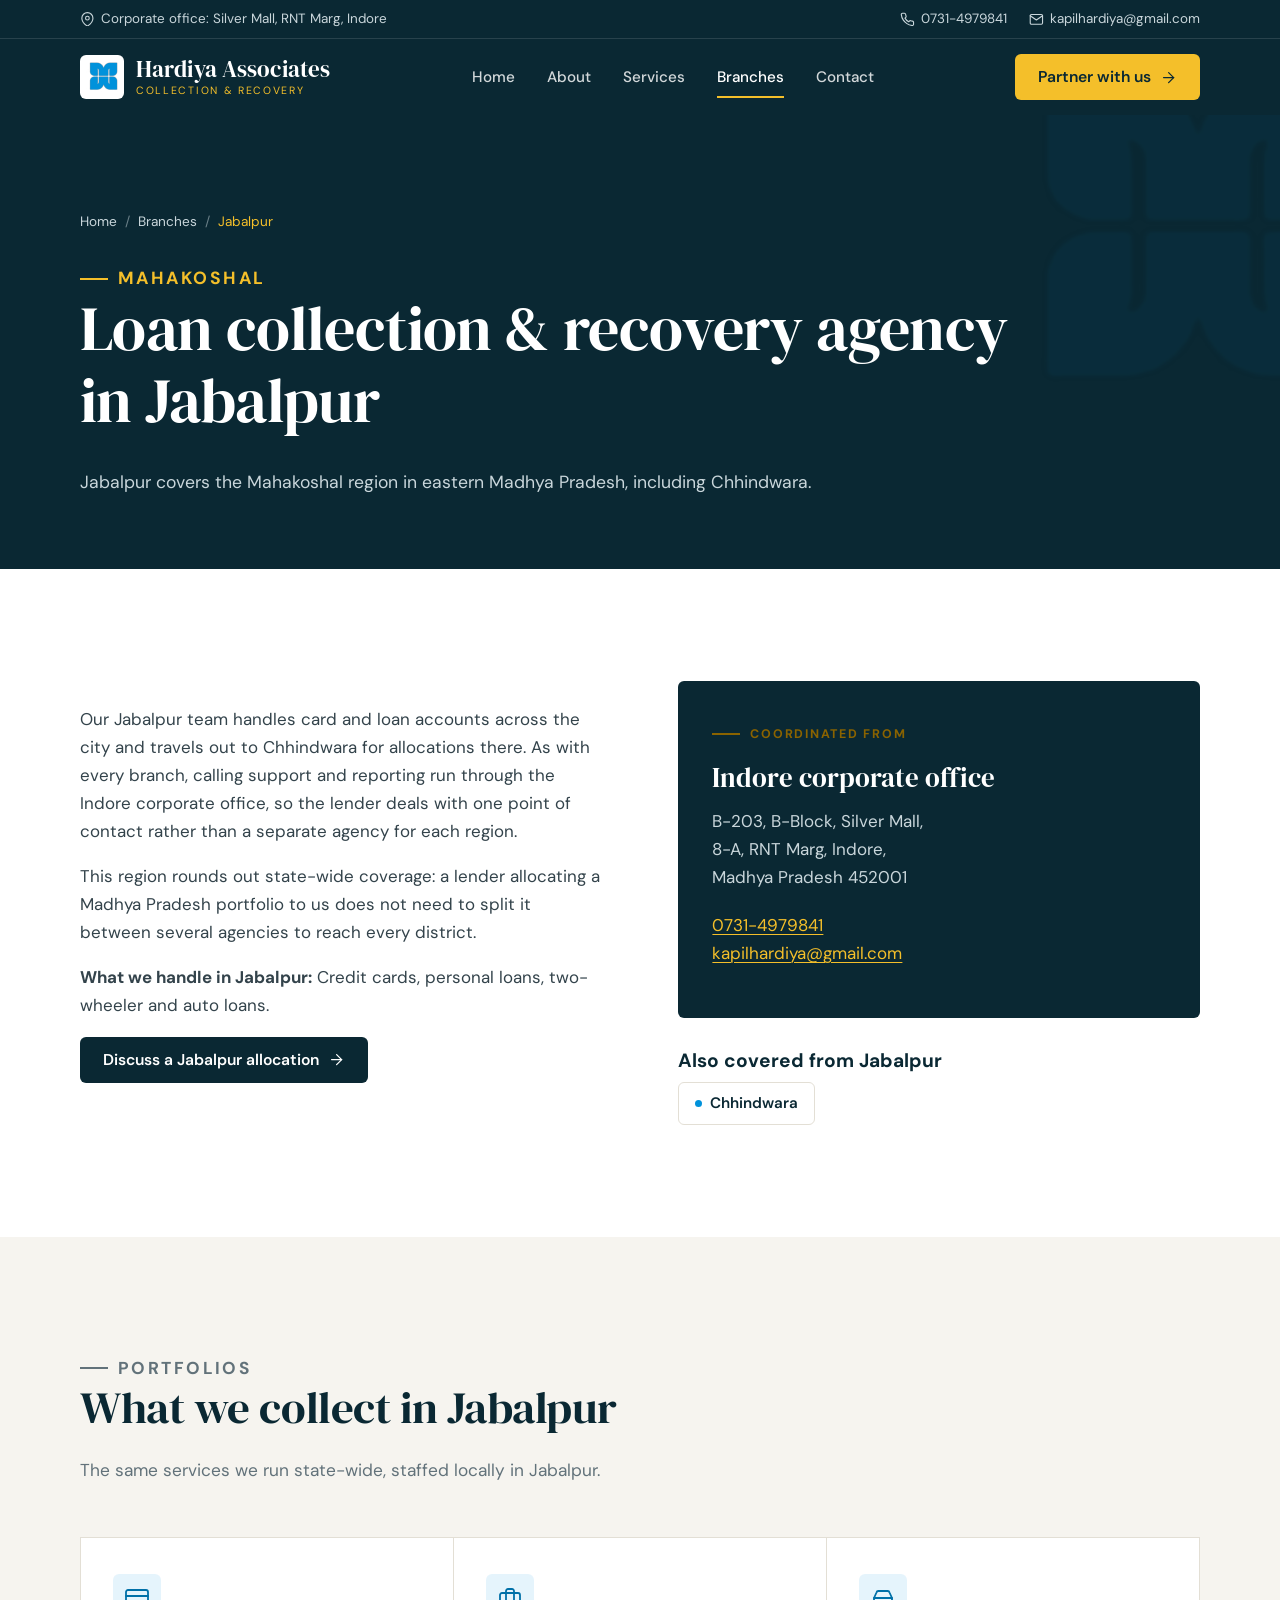
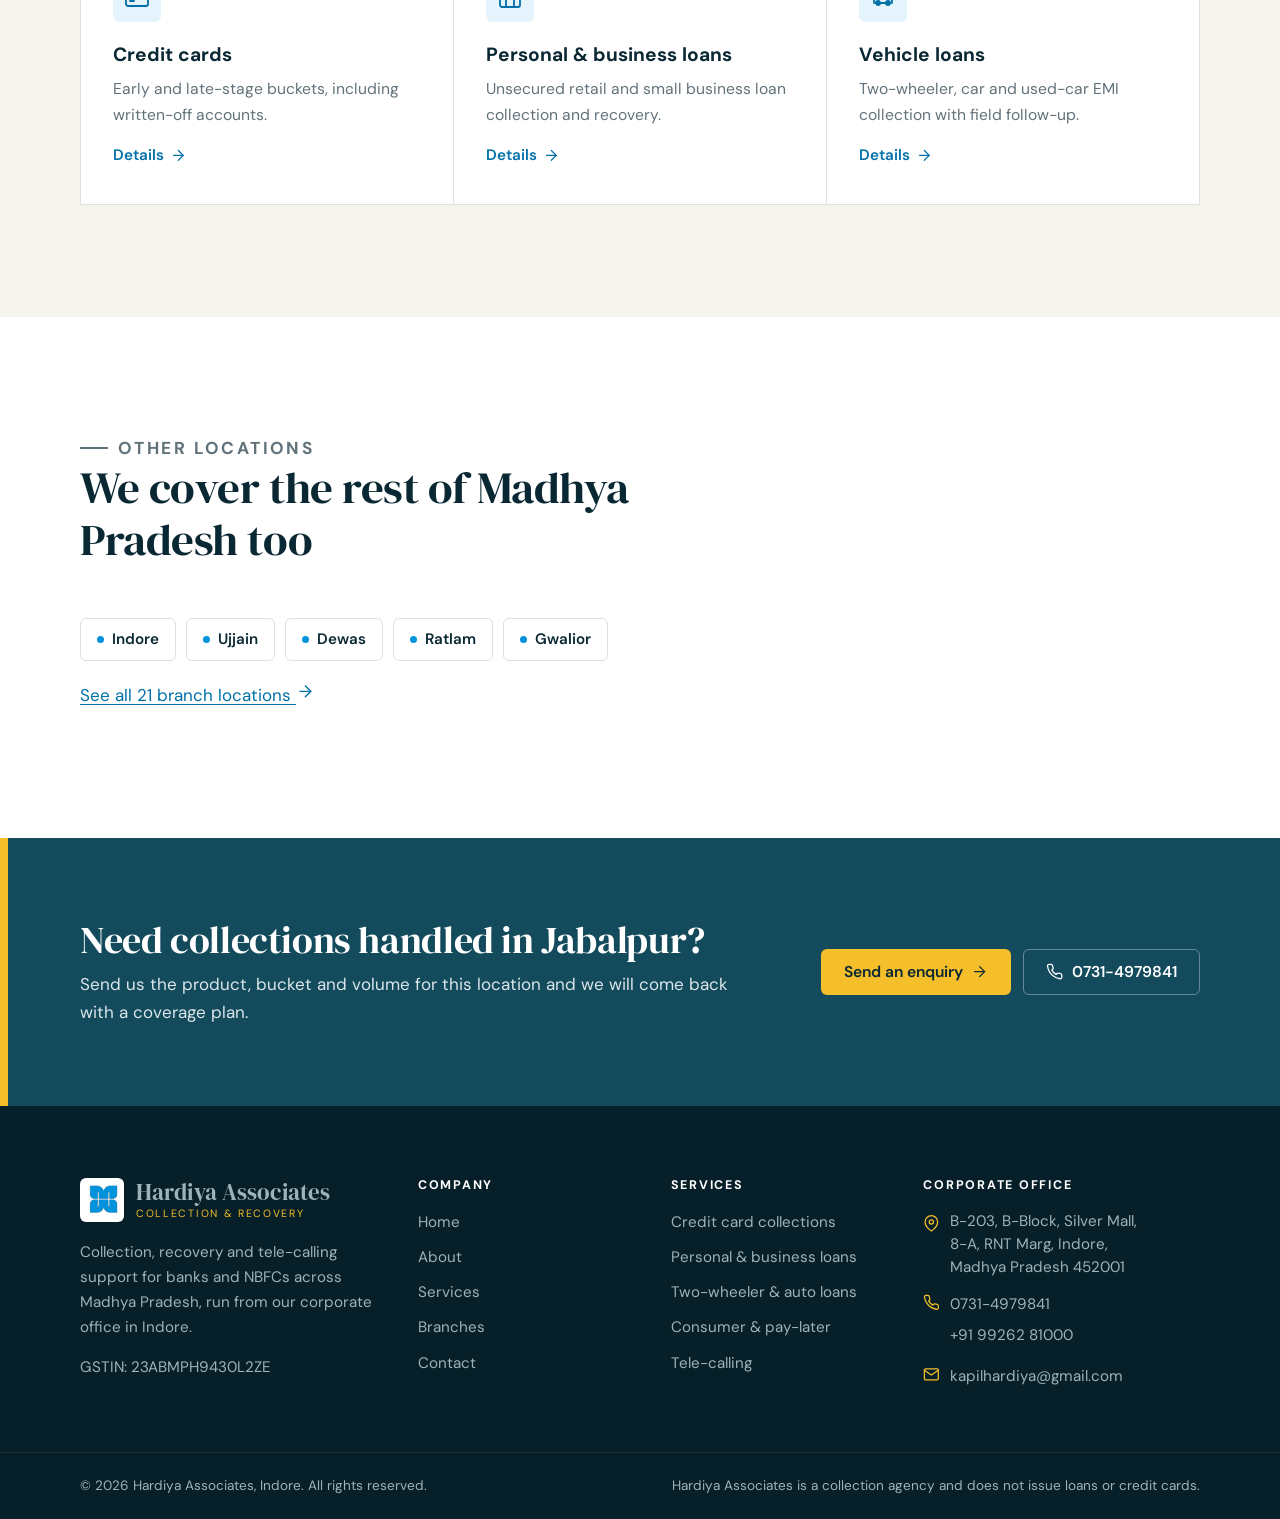
<file: collection-agency-jabalpur.html>
<!DOCTYPE html>
<html lang="en-IN">
<head>
  <meta charset="utf-8">
  <meta name="viewport" content="width=device-width, initial-scale=1">
  <title>Loan Collection &amp; Recovery Agency in Jabalpur | Hardiya Associates</title>
  <meta name="description" content="Collection and recovery services in Jabalpur, Madhya Pradesh for banks and NBFCs: credit cards, personal, business, two-wheeler and auto loans. Call 0731-4979841.">
  <meta name="robots" content="index, follow">
  <link rel="canonical" href="https://migtitech.github.io/testnew/collection-agency-jabalpur.html">
  <meta name="theme-color" content="#0a2833">
  <meta name="format-detection" content="telephone=no">
  <meta name="geo.region" content="IN-MP">
  <meta name="geo.placename" content="Indore">
  <meta name="geo.position" content="22.716371536254883;75.87419128417969">

  <meta property="og:type" content="website">
  <meta property="og:site_name" content="Hardiya Associates">
  <meta property="og:locale" content="en_IN">
  <meta property="og:title" content="Loan Collection &amp; Recovery Agency in Jabalpur | Hardiya Associates">
  <meta property="og:description" content="Collection and recovery services in Jabalpur, Madhya Pradesh for banks and NBFCs: credit cards, personal, business, two-wheeler and auto loans. Call 0731-4979841.">
  <meta property="og:url" content="https://migtitech.github.io/testnew/collection-agency-jabalpur.html">
  <meta property="og:image" content="https://migtitech.github.io/testnew/assets/img/og-image.jpg">
  <meta property="og:image:width" content="1200">
  <meta property="og:image:height" content="630">
  <meta name="twitter:card" content="summary_large_image">

  <link rel="icon" href="favicon.ico" sizes="48x48">
  <link rel="icon" href="assets/img/icon-192.png" type="image/png" sizes="192x192">
  <link rel="apple-touch-icon" href="apple-touch-icon.png">
  <link rel="manifest" href="site.webmanifest">

  <link rel="preconnect" href="https://fonts.googleapis.com">
  <link rel="preconnect" href="https://fonts.gstatic.com" crossorigin>
  <link rel="stylesheet" href="https://fonts.googleapis.com/css2?family=DM+Sans:opsz,wght@9..40,400;9..40,500;9..40,600;9..40,700&family=DM+Serif+Display:ital@0;1&display=swap">
  <link rel="stylesheet" href="assets/css/main.css">
  <script type="application/ld+json">{"@context":"https://schema.org","@graph":[{"@type":["FinancialService","LocalBusiness"],"@id":"https://migtitech.github.io/testnew/#organization","name":"Hardiya Associates","url":"https://migtitech.github.io/testnew/","logo":"https://migtitech.github.io/testnew/assets/img/icon-512.png","image":"https://migtitech.github.io/testnew/assets/img/og-image.jpg","description":"Loan collection and recovery agency for banks and NBFCs, with a corporate office in Indore and branches across Madhya Pradesh.","email":"kapilhardiya@gmail.com","telephone":"+917314979841","founder":{"@type":"Person","name":"Kapil Hardiya"},"address":{"@type":"PostalAddress","streetAddress":"B-203, B-Block, Silver Mall, 8-A, RNT Marg","addressLocality":"Indore","addressRegion":"Madhya Pradesh","postalCode":"452001","addressCountry":"IN"},"geo":{"@type":"GeoCoordinates","latitude":22.716371536254883,"longitude":75.87419128417969},"hasMap":"https://maps.google.com/maps?q=22.716371536254883%2C75.87419128417969&z=17&hl=en","areaServed":{"@type":"State","name":"Madhya Pradesh"},"contactPoint":[{"@type":"ContactPoint","telephone":"+917314979841","contactType":"customer service","areaServed":"IN","availableLanguage":["English","Hindi"]}]},{"@type":"WebSite","@id":"https://migtitech.github.io/testnew/#website","url":"https://migtitech.github.io/testnew/","name":"Hardiya Associates","publisher":{"@id":"https://migtitech.github.io/testnew/#organization"},"inLanguage":"en-IN"},{"@type":"BreadcrumbList","itemListElement":[{"@type":"ListItem","position":1,"name":"Home","item":"https://migtitech.github.io/testnew/"},{"@type":"ListItem","position":2,"name":"Branches","item":"https://migtitech.github.io/testnew/network.html"},{"@type":"ListItem","position":3,"name":"Jabalpur","item":"https://migtitech.github.io/testnew/collection-agency-jabalpur.html"}]},{"@type":"Service","name":"Loan collection and recovery in Jabalpur","serviceType":"Debt collection","provider":{"@id":"https://migtitech.github.io/testnew/#organization"},"areaServed":{"@type":"City","name":"Jabalpur","containedInPlace":{"@type":"State","name":"Madhya Pradesh"}},"url":"https://migtitech.github.io/testnew/collection-agency-jabalpur.html"}]}</script>
</head>
<body>
  <a class="skip" href="#main">Skip to content</a>

  <div class="topbar">
    <div class="wrap">
      <span class="topbar-left"><svg class="icon" viewBox="0 0 24 24" aria-hidden="true" focusable="false"><path d="M21 10c0 7-9 13-9 13s-9-6-9-13a9 9 0 0 1 18 0z"/><circle cx="12" cy="10" r="3"/></svg> Corporate office: Silver Mall, RNT Marg, Indore</span>
      <div class="topbar-right">
        <a href="tel:+917314979841"><svg class="icon" viewBox="0 0 24 24" aria-hidden="true" focusable="false"><path d="M22 16.92v3a2 2 0 0 1-2.18 2 19.8 19.8 0 0 1-8.63-3.07 19.5 19.5 0 0 1-6-6A19.8 19.8 0 0 1 2.12 4.18 2 2 0 0 1 4.11 2h3a2 2 0 0 1 2 1.72c.13.96.36 1.9.7 2.81a2 2 0 0 1-.45 2.11L8.09 9.91a16 16 0 0 0 6 6l1.27-1.27a2 2 0 0 1 2.11-.45c.91.34 1.85.57 2.81.7A2 2 0 0 1 22 16.92z"/></svg> 0731-4979841</a>
        <a href="mailto:kapilhardiya@gmail.com"><svg class="icon" viewBox="0 0 24 24" aria-hidden="true" focusable="false"><path d="M4 4h16c1.1 0 2 .9 2 2v12c0 1.1-.9 2-2 2H4c-1.1 0-2-.9-2-2V6c0-1.1.9-2 2-2z"/><polyline points="22,6 12,13 2,6"/></svg> kapilhardiya@gmail.com</a>
      </div>
    </div>
  </div>

  <header class="header">
    <div class="wrap">
      <a class="brand" href="index.html" aria-label="Hardiya Associates home">
        <span class="brand-mark"><img src="assets/img/logo-mark.webp" width="32" height="32" alt=""></span>
        <span class="brand-name">Hardiya Associates<small>Collection &amp; Recovery</small></span>
      </a>
      <nav class="nav" id="site-nav" aria-label="Main">
        <ul>
          <li><a href="index.html">Home</a></li>
          <li><a href="about.html">About</a></li>
          <li><a href="services.html">Services</a></li>
          <li><a href="network.html" aria-current="page">Branches</a></li>
          <li><a href="contact.html">Contact</a></li>
          <li class="nav-cta"><a class="btn btn-gold" href="contact.html">Partner with us</a></li>
        </ul>
      </nav>
      <div class="header-cta">
        <a class="btn btn-gold" href="contact.html">Partner with us <svg class="icon" viewBox="0 0 24 24" aria-hidden="true" focusable="false"><line x1="5" y1="12" x2="19" y2="12"/><polyline points="12 5 19 12 12 19"/></svg></a>
        <button class="menu-btn" type="button" aria-controls="site-nav" aria-expanded="false">
          <span class="sr-only">Menu</span><span></span><span></span><span></span>
        </button>
      </div>
    </div>
  </header>

    <section class="page-hero">
      <div class="wrap">
        <nav class="crumbs" aria-label="Breadcrumb">
          <ol><li><a href="index.html">Home</a></li><li><a href="network.html">Branches</a></li><li><span aria-current="page">Jabalpur</span></li></ol>
        </nav>
        <p class="eyebrow">Mahakoshal</p>
        <h1>Loan collection &amp; recovery agency in Jabalpur</h1>
        <p>Jabalpur covers the Mahakoshal region in eastern Madhya Pradesh, including Chhindwara.</p>
      </div>
    </section>

  <main id="main">
    <section class="section">
      <div class="wrap feature">
        <div class="prose">
          <p>Our Jabalpur team handles card and loan accounts across the city and travels out to Chhindwara for allocations there. As with every branch, calling support and reporting run through the Indore corporate office, so the lender deals with one point of contact rather than a separate agency for each region.</p>
          <p>This region rounds out state-wide coverage: a lender allocating a Madhya Pradesh portfolio to us does not need to split it between several agencies to reach every district.</p>
          <p><strong>What we handle in Jabalpur:</strong> Credit cards, personal loans, two-wheeler and auto loans.</p>
          <p><a class="btn btn-ink" href="contact.html">Discuss a Jabalpur allocation <svg class="icon" viewBox="0 0 24 24" aria-hidden="true" focusable="false"><line x1="5" y1="12" x2="19" y2="12"/><polyline points="12 5 19 12 12 19"/></svg></a></p>
        </div>
        <div>
          <div class="hq">
            <p class="eyebrow">Coordinated from</p>
            <h3>Indore corporate office</h3>
            <address>B-203, B-Block, Silver Mall,<br>8-A, RNT Marg, Indore,<br>Madhya Pradesh 452001</address>
            <p><a href="tel:+917314979841">0731-4979841</a><br><a href="mailto:kapilhardiya@gmail.com">kapilhardiya@gmail.com</a></p>
          </div>
          <h3 style="margin-top:32px">Also covered from Jabalpur</h3>
          <ul class="branches"><li>Chhindwara</li></ul>
        </div>
      </div>
    </section>

    <section class="section section-paper">
      <div class="wrap">
        <div class="section-head">
          <p class="eyebrow">Portfolios</p>
          <h2>What we collect in Jabalpur</h2>
          <p>The same services we run state-wide, staffed locally in Jabalpur.</p>
        </div>
        <div class="cards">
          <article class="card"><div class="card-icon"><svg class="icon" viewBox="0 0 24 24" aria-hidden="true" focusable="false"><rect x="1" y="4" width="22" height="16" rx="2"/><line x1="1" y1="10" x2="23" y2="10"/><line x1="5" y1="15" x2="9" y2="15"/></svg></div><h3>Credit cards</h3><p>Early and late-stage buckets, including written-off accounts.</p><a class="card-link" href="services.html#credit-cards">Details <svg class="icon" viewBox="0 0 24 24" aria-hidden="true" focusable="false"><line x1="5" y1="12" x2="19" y2="12"/><polyline points="12 5 19 12 12 19"/></svg></a></article>
          <article class="card"><div class="card-icon"><svg class="icon" viewBox="0 0 24 24" aria-hidden="true" focusable="false"><rect x="2" y="7" width="20" height="14" rx="2"/><path d="M16 21V5a2 2 0 0 0-2-2h-4a2 2 0 0 0-2 2v16"/></svg></div><h3>Personal &amp; business loans</h3><p>Unsecured retail and small business loan collection and recovery.</p><a class="card-link" href="services.html#retail-loans">Details <svg class="icon" viewBox="0 0 24 24" aria-hidden="true" focusable="false"><line x1="5" y1="12" x2="19" y2="12"/><polyline points="12 5 19 12 12 19"/></svg></a></article>
          <article class="card"><div class="card-icon"><svg class="icon" viewBox="0 0 24 24" aria-hidden="true" focusable="false"><path d="M5 17h14M3 17v-5l2.5-5.5A2 2 0 0 1 7.3 5h9.4a2 2 0 0 1 1.8 1.5L21 12v5"/><line x1="3" y1="12" x2="21" y2="12"/><circle cx="7" cy="17" r="2"/><circle cx="17" cy="17" r="2"/></svg></div><h3>Vehicle loans</h3><p>Two-wheeler, car and used-car EMI collection with field follow-up.</p><a class="card-link" href="services.html#vehicle-loans">Details <svg class="icon" viewBox="0 0 24 24" aria-hidden="true" focusable="false"><line x1="5" y1="12" x2="19" y2="12"/><polyline points="12 5 19 12 12 19"/></svg></a></article>
        </div>
      </div>
    </section>

    <section class="section">
      <div class="wrap">
        <div class="section-head">
          <p class="eyebrow">Other locations</p>
          <h2>We cover the rest of Madhya Pradesh too</h2>
        </div>
        <ul class="branches"><li><a href="collection-agency-indore.html">Indore</a></li><li><a href="collection-agency-ujjain.html">Ujjain</a></li><li><a href="collection-agency-dewas.html">Dewas</a></li><li><a href="collection-agency-ratlam.html">Ratlam</a></li><li><a href="collection-agency-gwalior.html">Gwalior</a></li></ul>
        <p style="margin-top:20px"><a href="network.html">See all 21 branch locations <svg class="icon" viewBox="0 0 24 24" aria-hidden="true" focusable="false"><line x1="5" y1="12" x2="19" y2="12"/><polyline points="12 5 19 12 12 19"/></svg></a></p>
      </div>
    </section>

    <section class="cta">
      <div class="wrap">
        <div>
          <h2>Need collections handled in Jabalpur?</h2>
          <p>Send us the product, bucket and volume for this location and we will come back with a coverage plan.</p>
        </div>
        <div class="cta-actions">
          <a class="btn btn-gold" href="contact.html">Send an enquiry <svg class="icon" viewBox="0 0 24 24" aria-hidden="true" focusable="false"><line x1="5" y1="12" x2="19" y2="12"/><polyline points="12 5 19 12 12 19"/></svg></a>
          <a class="btn btn-line" href="tel:+917314979841"><svg class="icon" viewBox="0 0 24 24" aria-hidden="true" focusable="false"><path d="M22 16.92v3a2 2 0 0 1-2.18 2 19.8 19.8 0 0 1-8.63-3.07 19.5 19.5 0 0 1-6-6A19.8 19.8 0 0 1 2.12 4.18 2 2 0 0 1 4.11 2h3a2 2 0 0 1 2 1.72c.13.96.36 1.9.7 2.81a2 2 0 0 1-.45 2.11L8.09 9.91a16 16 0 0 0 6 6l1.27-1.27a2 2 0 0 1 2.11-.45c.91.34 1.85.57 2.81.7A2 2 0 0 1 22 16.92z"/></svg> 0731-4979841</a>
        </div>
      </div>
    </section>

  </main>

  <footer class="footer">
    <div class="wrap footer-main">
      <div>
        <a class="brand" href="index.html" aria-label="Hardiya Associates home">
          <span class="brand-mark"><img src="assets/img/logo-mark.webp" width="32" height="32" alt="" loading="lazy"></span>
          <span class="brand-name">Hardiya Associates<small>Collection &amp; Recovery</small></span>
        </a>
        <p>Collection, recovery and tele-calling support for banks and NBFCs across Madhya Pradesh, run from our corporate office in Indore.</p>
        <p>GSTIN: 23ABMPH9430L2ZE</p>
      </div>
      <div>
        <h2>Company</h2>
        <ul>
            <li><a href="index.html">Home</a></li>
            <li><a href="about.html">About</a></li>
            <li><a href="services.html">Services</a></li>
            <li><a href="network.html">Branches</a></li>
            <li><a href="contact.html">Contact</a></li>
        </ul>
      </div>
      <div>
        <h2>Services</h2>
        <ul>
          <li><a href="services.html#credit-cards">Credit card collections</a></li>
          <li><a href="services.html#retail-loans">Personal &amp; business loans</a></li>
          <li><a href="services.html#vehicle-loans">Two-wheeler &amp; auto loans</a></li>
          <li><a href="services.html#consumer">Consumer &amp; pay-later</a></li>
          <li><a href="services.html#tele-calling">Tele-calling</a></li>
        </ul>
      </div>
      <div>
        <h2>Corporate office</h2>
        <ul class="footer-contact">
          <li><svg class="icon" viewBox="0 0 24 24" aria-hidden="true" focusable="false"><path d="M21 10c0 7-9 13-9 13s-9-6-9-13a9 9 0 0 1 18 0z"/><circle cx="12" cy="10" r="3"/></svg><address>B-203, B-Block, Silver Mall,<br>8-A, RNT Marg, Indore,<br>Madhya Pradesh 452001</address></li>
          <li><svg class="icon" viewBox="0 0 24 24" aria-hidden="true" focusable="false"><path d="M22 16.92v3a2 2 0 0 1-2.18 2 19.8 19.8 0 0 1-8.63-3.07 19.5 19.5 0 0 1-6-6A19.8 19.8 0 0 1 2.12 4.18 2 2 0 0 1 4.11 2h3a2 2 0 0 1 2 1.72c.13.96.36 1.9.7 2.81a2 2 0 0 1-.45 2.11L8.09 9.91a16 16 0 0 0 6 6l1.27-1.27a2 2 0 0 1 2.11-.45c.91.34 1.85.57 2.81.7A2 2 0 0 1 22 16.92z"/></svg><span><a href="tel:+917314979841">0731-4979841</a><br><a href="tel:+919926281000">+91 99262 81000</a></span></li>
          <li><svg class="icon" viewBox="0 0 24 24" aria-hidden="true" focusable="false"><path d="M4 4h16c1.1 0 2 .9 2 2v12c0 1.1-.9 2-2 2H4c-1.1 0-2-.9-2-2V6c0-1.1.9-2 2-2z"/><polyline points="22,6 12,13 2,6"/></svg><a href="mailto:kapilhardiya@gmail.com">kapilhardiya@gmail.com</a></li>
        </ul>
      </div>
    </div>
    <div class="footer-bottom">
      <div class="wrap">
        <span>&copy; <span id="year">2026</span> Hardiya Associates, Indore. All rights reserved.</span>
        <span>Hardiya Associates is a collection agency and does not issue loans or credit cards.</span>
      </div>
    </div>
  </footer>

  <a class="call-fab" href="tel:+917314979841"><svg class="icon" viewBox="0 0 24 24" aria-hidden="true" focusable="false"><path d="M22 16.92v3a2 2 0 0 1-2.18 2 19.8 19.8 0 0 1-8.63-3.07 19.5 19.5 0 0 1-6-6A19.8 19.8 0 0 1 2.12 4.18 2 2 0 0 1 4.11 2h3a2 2 0 0 1 2 1.72c.13.96.36 1.9.7 2.81a2 2 0 0 1-.45 2.11L8.09 9.91a16 16 0 0 0 6 6l1.27-1.27a2 2 0 0 1 2.11-.45c.91.34 1.85.57 2.81.7A2 2 0 0 1 22 16.92z"/></svg> Call office</a>
  <script src="assets/js/main.js" defer></script>
</body>
</html>
</file>
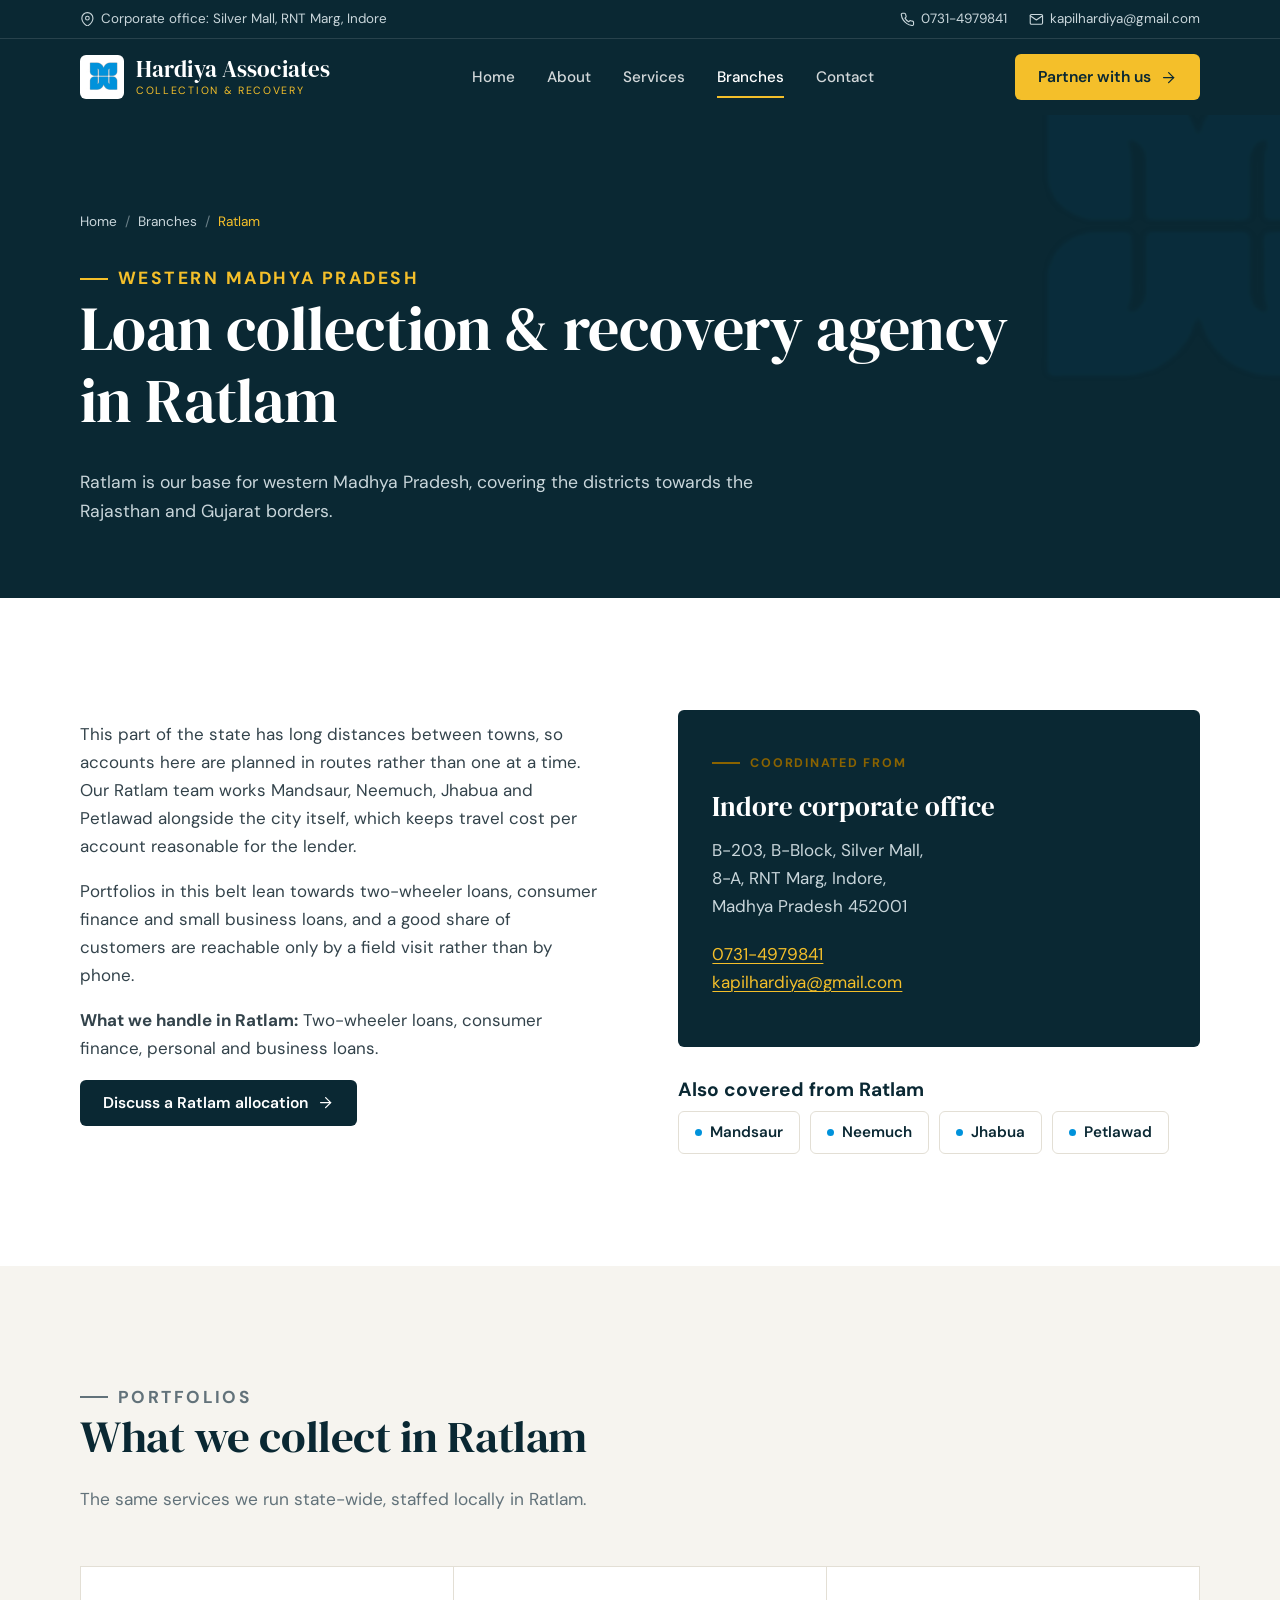
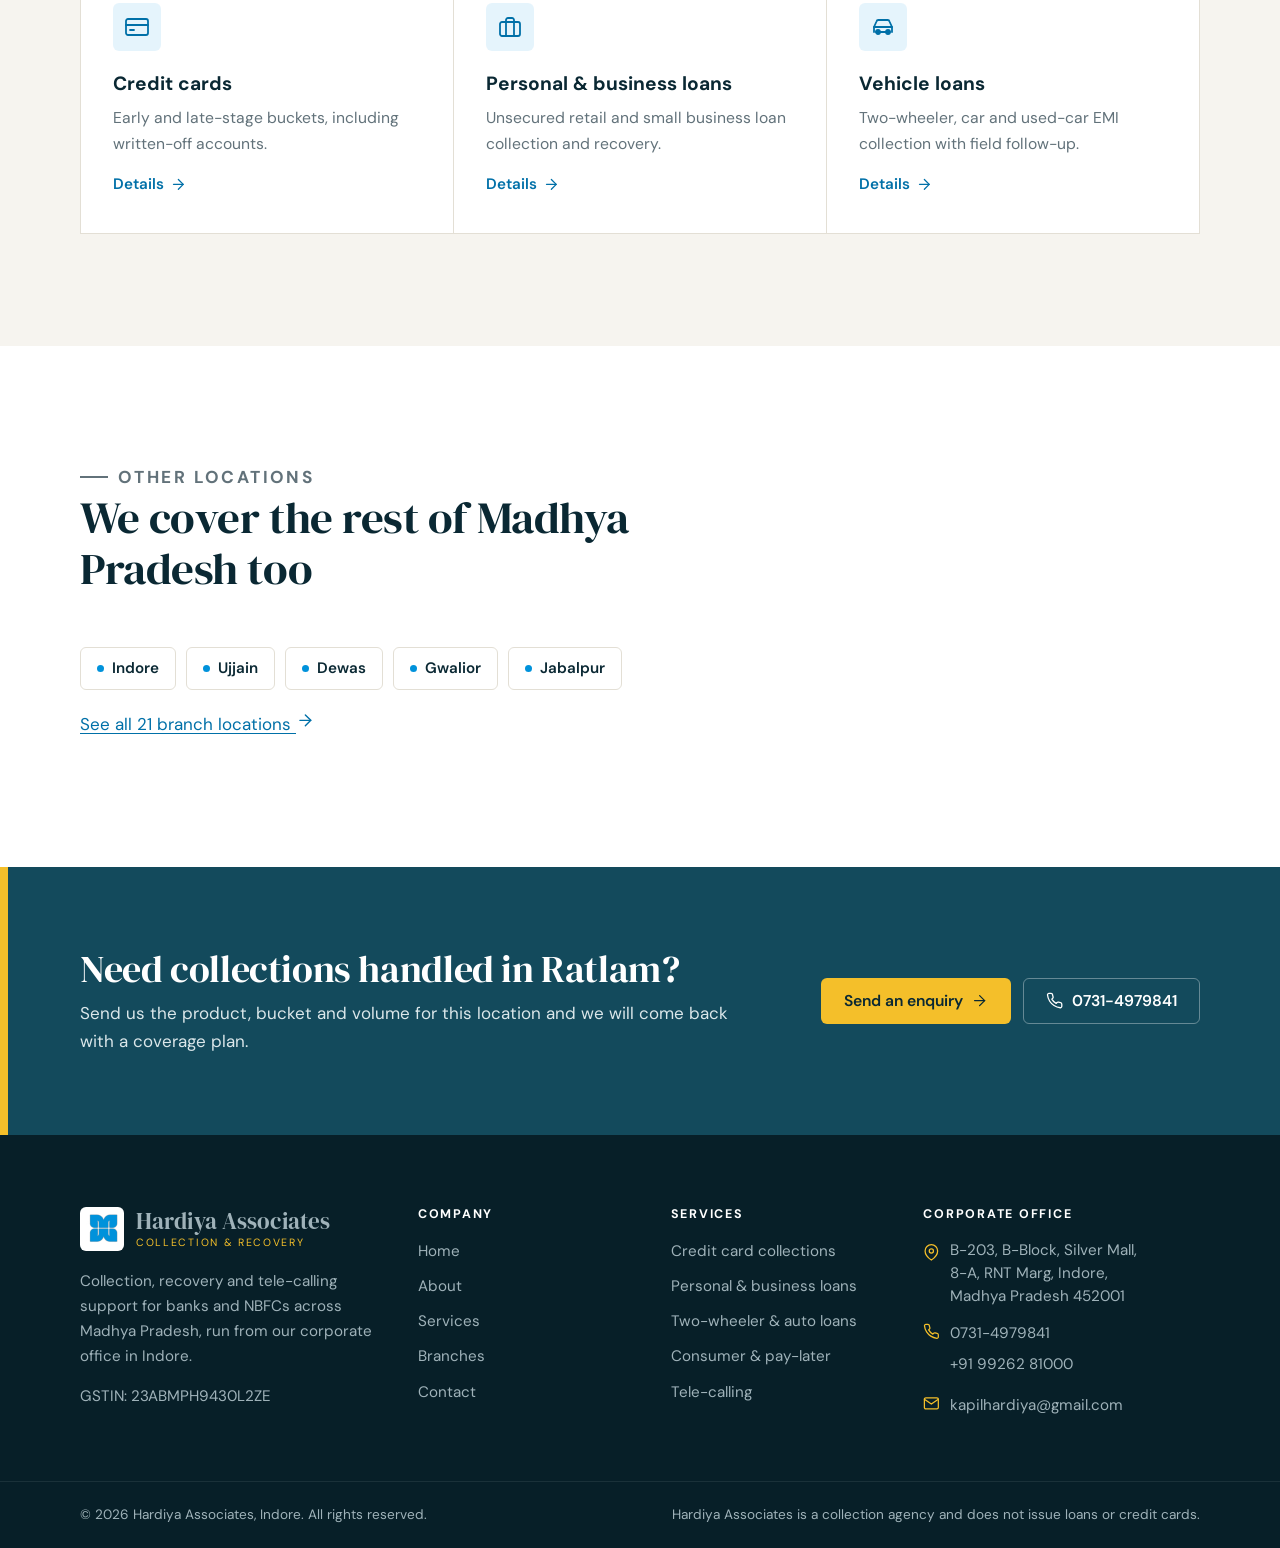
<file: collection-agency-ratlam.html>
<!DOCTYPE html>
<html lang="en-IN">
<head>
  <meta charset="utf-8">
  <meta name="viewport" content="width=device-width, initial-scale=1">
  <title>Loan Collection &amp; Recovery Agency in Ratlam | Hardiya Associates</title>
  <meta name="description" content="Collection and recovery services in Ratlam, Madhya Pradesh for banks and NBFCs: credit cards, personal, business, two-wheeler and auto loans. Call 0731-4979841.">
  <meta name="robots" content="index, follow">
  <link rel="canonical" href="https://migtitech.github.io/testnew/collection-agency-ratlam.html">
  <meta name="theme-color" content="#0a2833">
  <meta name="format-detection" content="telephone=no">
  <meta name="geo.region" content="IN-MP">
  <meta name="geo.placename" content="Indore">
  <meta name="geo.position" content="22.716371536254883;75.87419128417969">

  <meta property="og:type" content="website">
  <meta property="og:site_name" content="Hardiya Associates">
  <meta property="og:locale" content="en_IN">
  <meta property="og:title" content="Loan Collection &amp; Recovery Agency in Ratlam | Hardiya Associates">
  <meta property="og:description" content="Collection and recovery services in Ratlam, Madhya Pradesh for banks and NBFCs: credit cards, personal, business, two-wheeler and auto loans. Call 0731-4979841.">
  <meta property="og:url" content="https://migtitech.github.io/testnew/collection-agency-ratlam.html">
  <meta property="og:image" content="https://migtitech.github.io/testnew/assets/img/og-image.jpg">
  <meta property="og:image:width" content="1200">
  <meta property="og:image:height" content="630">
  <meta name="twitter:card" content="summary_large_image">

  <link rel="icon" href="favicon.ico" sizes="48x48">
  <link rel="icon" href="assets/img/icon-192.png" type="image/png" sizes="192x192">
  <link rel="apple-touch-icon" href="apple-touch-icon.png">
  <link rel="manifest" href="site.webmanifest">

  <link rel="preconnect" href="https://fonts.googleapis.com">
  <link rel="preconnect" href="https://fonts.gstatic.com" crossorigin>
  <link rel="stylesheet" href="https://fonts.googleapis.com/css2?family=DM+Sans:opsz,wght@9..40,400;9..40,500;9..40,600;9..40,700&family=DM+Serif+Display:ital@0;1&display=swap">
  <link rel="stylesheet" href="assets/css/main.css">
  <script type="application/ld+json">{"@context":"https://schema.org","@graph":[{"@type":["FinancialService","LocalBusiness"],"@id":"https://migtitech.github.io/testnew/#organization","name":"Hardiya Associates","url":"https://migtitech.github.io/testnew/","logo":"https://migtitech.github.io/testnew/assets/img/icon-512.png","image":"https://migtitech.github.io/testnew/assets/img/og-image.jpg","description":"Loan collection and recovery agency for banks and NBFCs, with a corporate office in Indore and branches across Madhya Pradesh.","email":"kapilhardiya@gmail.com","telephone":"+917314979841","founder":{"@type":"Person","name":"Kapil Hardiya"},"address":{"@type":"PostalAddress","streetAddress":"B-203, B-Block, Silver Mall, 8-A, RNT Marg","addressLocality":"Indore","addressRegion":"Madhya Pradesh","postalCode":"452001","addressCountry":"IN"},"geo":{"@type":"GeoCoordinates","latitude":22.716371536254883,"longitude":75.87419128417969},"hasMap":"https://maps.google.com/maps?q=22.716371536254883%2C75.87419128417969&z=17&hl=en","areaServed":{"@type":"State","name":"Madhya Pradesh"},"contactPoint":[{"@type":"ContactPoint","telephone":"+917314979841","contactType":"customer service","areaServed":"IN","availableLanguage":["English","Hindi"]}]},{"@type":"WebSite","@id":"https://migtitech.github.io/testnew/#website","url":"https://migtitech.github.io/testnew/","name":"Hardiya Associates","publisher":{"@id":"https://migtitech.github.io/testnew/#organization"},"inLanguage":"en-IN"},{"@type":"BreadcrumbList","itemListElement":[{"@type":"ListItem","position":1,"name":"Home","item":"https://migtitech.github.io/testnew/"},{"@type":"ListItem","position":2,"name":"Branches","item":"https://migtitech.github.io/testnew/network.html"},{"@type":"ListItem","position":3,"name":"Ratlam","item":"https://migtitech.github.io/testnew/collection-agency-ratlam.html"}]},{"@type":"Service","name":"Loan collection and recovery in Ratlam","serviceType":"Debt collection","provider":{"@id":"https://migtitech.github.io/testnew/#organization"},"areaServed":{"@type":"City","name":"Ratlam","containedInPlace":{"@type":"State","name":"Madhya Pradesh"}},"url":"https://migtitech.github.io/testnew/collection-agency-ratlam.html"}]}</script>
</head>
<body>
  <a class="skip" href="#main">Skip to content</a>

  <div class="topbar">
    <div class="wrap">
      <span class="topbar-left"><svg class="icon" viewBox="0 0 24 24" aria-hidden="true" focusable="false"><path d="M21 10c0 7-9 13-9 13s-9-6-9-13a9 9 0 0 1 18 0z"/><circle cx="12" cy="10" r="3"/></svg> Corporate office: Silver Mall, RNT Marg, Indore</span>
      <div class="topbar-right">
        <a href="tel:+917314979841"><svg class="icon" viewBox="0 0 24 24" aria-hidden="true" focusable="false"><path d="M22 16.92v3a2 2 0 0 1-2.18 2 19.8 19.8 0 0 1-8.63-3.07 19.5 19.5 0 0 1-6-6A19.8 19.8 0 0 1 2.12 4.18 2 2 0 0 1 4.11 2h3a2 2 0 0 1 2 1.72c.13.96.36 1.9.7 2.81a2 2 0 0 1-.45 2.11L8.09 9.91a16 16 0 0 0 6 6l1.27-1.27a2 2 0 0 1 2.11-.45c.91.34 1.85.57 2.81.7A2 2 0 0 1 22 16.92z"/></svg> 0731-4979841</a>
        <a href="mailto:kapilhardiya@gmail.com"><svg class="icon" viewBox="0 0 24 24" aria-hidden="true" focusable="false"><path d="M4 4h16c1.1 0 2 .9 2 2v12c0 1.1-.9 2-2 2H4c-1.1 0-2-.9-2-2V6c0-1.1.9-2 2-2z"/><polyline points="22,6 12,13 2,6"/></svg> kapilhardiya@gmail.com</a>
      </div>
    </div>
  </div>

  <header class="header">
    <div class="wrap">
      <a class="brand" href="index.html" aria-label="Hardiya Associates home">
        <span class="brand-mark"><img src="assets/img/logo-mark.webp" width="32" height="32" alt=""></span>
        <span class="brand-name">Hardiya Associates<small>Collection &amp; Recovery</small></span>
      </a>
      <nav class="nav" id="site-nav" aria-label="Main">
        <ul>
          <li><a href="index.html">Home</a></li>
          <li><a href="about.html">About</a></li>
          <li><a href="services.html">Services</a></li>
          <li><a href="network.html" aria-current="page">Branches</a></li>
          <li><a href="contact.html">Contact</a></li>
          <li class="nav-cta"><a class="btn btn-gold" href="contact.html">Partner with us</a></li>
        </ul>
      </nav>
      <div class="header-cta">
        <a class="btn btn-gold" href="contact.html">Partner with us <svg class="icon" viewBox="0 0 24 24" aria-hidden="true" focusable="false"><line x1="5" y1="12" x2="19" y2="12"/><polyline points="12 5 19 12 12 19"/></svg></a>
        <button class="menu-btn" type="button" aria-controls="site-nav" aria-expanded="false">
          <span class="sr-only">Menu</span><span></span><span></span><span></span>
        </button>
      </div>
    </div>
  </header>

    <section class="page-hero">
      <div class="wrap">
        <nav class="crumbs" aria-label="Breadcrumb">
          <ol><li><a href="index.html">Home</a></li><li><a href="network.html">Branches</a></li><li><span aria-current="page">Ratlam</span></li></ol>
        </nav>
        <p class="eyebrow">Western Madhya Pradesh</p>
        <h1>Loan collection &amp; recovery agency in Ratlam</h1>
        <p>Ratlam is our base for western Madhya Pradesh, covering the districts towards the Rajasthan and Gujarat borders.</p>
      </div>
    </section>

  <main id="main">
    <section class="section">
      <div class="wrap feature">
        <div class="prose">
          <p>This part of the state has long distances between towns, so accounts here are planned in routes rather than one at a time. Our Ratlam team works Mandsaur, Neemuch, Jhabua and Petlawad alongside the city itself, which keeps travel cost per account reasonable for the lender.</p>
          <p>Portfolios in this belt lean towards two-wheeler loans, consumer finance and small business loans, and a good share of customers are reachable only by a field visit rather than by phone.</p>
          <p><strong>What we handle in Ratlam:</strong> Two-wheeler loans, consumer finance, personal and business loans.</p>
          <p><a class="btn btn-ink" href="contact.html">Discuss a Ratlam allocation <svg class="icon" viewBox="0 0 24 24" aria-hidden="true" focusable="false"><line x1="5" y1="12" x2="19" y2="12"/><polyline points="12 5 19 12 12 19"/></svg></a></p>
        </div>
        <div>
          <div class="hq">
            <p class="eyebrow">Coordinated from</p>
            <h3>Indore corporate office</h3>
            <address>B-203, B-Block, Silver Mall,<br>8-A, RNT Marg, Indore,<br>Madhya Pradesh 452001</address>
            <p><a href="tel:+917314979841">0731-4979841</a><br><a href="mailto:kapilhardiya@gmail.com">kapilhardiya@gmail.com</a></p>
          </div>
          <h3 style="margin-top:32px">Also covered from Ratlam</h3>
          <ul class="branches"><li>Mandsaur</li><li>Neemuch</li><li>Jhabua</li><li>Petlawad</li></ul>
        </div>
      </div>
    </section>

    <section class="section section-paper">
      <div class="wrap">
        <div class="section-head">
          <p class="eyebrow">Portfolios</p>
          <h2>What we collect in Ratlam</h2>
          <p>The same services we run state-wide, staffed locally in Ratlam.</p>
        </div>
        <div class="cards">
          <article class="card"><div class="card-icon"><svg class="icon" viewBox="0 0 24 24" aria-hidden="true" focusable="false"><rect x="1" y="4" width="22" height="16" rx="2"/><line x1="1" y1="10" x2="23" y2="10"/><line x1="5" y1="15" x2="9" y2="15"/></svg></div><h3>Credit cards</h3><p>Early and late-stage buckets, including written-off accounts.</p><a class="card-link" href="services.html#credit-cards">Details <svg class="icon" viewBox="0 0 24 24" aria-hidden="true" focusable="false"><line x1="5" y1="12" x2="19" y2="12"/><polyline points="12 5 19 12 12 19"/></svg></a></article>
          <article class="card"><div class="card-icon"><svg class="icon" viewBox="0 0 24 24" aria-hidden="true" focusable="false"><rect x="2" y="7" width="20" height="14" rx="2"/><path d="M16 21V5a2 2 0 0 0-2-2h-4a2 2 0 0 0-2 2v16"/></svg></div><h3>Personal &amp; business loans</h3><p>Unsecured retail and small business loan collection and recovery.</p><a class="card-link" href="services.html#retail-loans">Details <svg class="icon" viewBox="0 0 24 24" aria-hidden="true" focusable="false"><line x1="5" y1="12" x2="19" y2="12"/><polyline points="12 5 19 12 12 19"/></svg></a></article>
          <article class="card"><div class="card-icon"><svg class="icon" viewBox="0 0 24 24" aria-hidden="true" focusable="false"><path d="M5 17h14M3 17v-5l2.5-5.5A2 2 0 0 1 7.3 5h9.4a2 2 0 0 1 1.8 1.5L21 12v5"/><line x1="3" y1="12" x2="21" y2="12"/><circle cx="7" cy="17" r="2"/><circle cx="17" cy="17" r="2"/></svg></div><h3>Vehicle loans</h3><p>Two-wheeler, car and used-car EMI collection with field follow-up.</p><a class="card-link" href="services.html#vehicle-loans">Details <svg class="icon" viewBox="0 0 24 24" aria-hidden="true" focusable="false"><line x1="5" y1="12" x2="19" y2="12"/><polyline points="12 5 19 12 12 19"/></svg></a></article>
        </div>
      </div>
    </section>

    <section class="section">
      <div class="wrap">
        <div class="section-head">
          <p class="eyebrow">Other locations</p>
          <h2>We cover the rest of Madhya Pradesh too</h2>
        </div>
        <ul class="branches"><li><a href="collection-agency-indore.html">Indore</a></li><li><a href="collection-agency-ujjain.html">Ujjain</a></li><li><a href="collection-agency-dewas.html">Dewas</a></li><li><a href="collection-agency-gwalior.html">Gwalior</a></li><li><a href="collection-agency-jabalpur.html">Jabalpur</a></li></ul>
        <p style="margin-top:20px"><a href="network.html">See all 21 branch locations <svg class="icon" viewBox="0 0 24 24" aria-hidden="true" focusable="false"><line x1="5" y1="12" x2="19" y2="12"/><polyline points="12 5 19 12 12 19"/></svg></a></p>
      </div>
    </section>

    <section class="cta">
      <div class="wrap">
        <div>
          <h2>Need collections handled in Ratlam?</h2>
          <p>Send us the product, bucket and volume for this location and we will come back with a coverage plan.</p>
        </div>
        <div class="cta-actions">
          <a class="btn btn-gold" href="contact.html">Send an enquiry <svg class="icon" viewBox="0 0 24 24" aria-hidden="true" focusable="false"><line x1="5" y1="12" x2="19" y2="12"/><polyline points="12 5 19 12 12 19"/></svg></a>
          <a class="btn btn-line" href="tel:+917314979841"><svg class="icon" viewBox="0 0 24 24" aria-hidden="true" focusable="false"><path d="M22 16.92v3a2 2 0 0 1-2.18 2 19.8 19.8 0 0 1-8.63-3.07 19.5 19.5 0 0 1-6-6A19.8 19.8 0 0 1 2.12 4.18 2 2 0 0 1 4.11 2h3a2 2 0 0 1 2 1.72c.13.96.36 1.9.7 2.81a2 2 0 0 1-.45 2.11L8.09 9.91a16 16 0 0 0 6 6l1.27-1.27a2 2 0 0 1 2.11-.45c.91.34 1.85.57 2.81.7A2 2 0 0 1 22 16.92z"/></svg> 0731-4979841</a>
        </div>
      </div>
    </section>

  </main>

  <footer class="footer">
    <div class="wrap footer-main">
      <div>
        <a class="brand" href="index.html" aria-label="Hardiya Associates home">
          <span class="brand-mark"><img src="assets/img/logo-mark.webp" width="32" height="32" alt="" loading="lazy"></span>
          <span class="brand-name">Hardiya Associates<small>Collection &amp; Recovery</small></span>
        </a>
        <p>Collection, recovery and tele-calling support for banks and NBFCs across Madhya Pradesh, run from our corporate office in Indore.</p>
        <p>GSTIN: 23ABMPH9430L2ZE</p>
      </div>
      <div>
        <h2>Company</h2>
        <ul>
            <li><a href="index.html">Home</a></li>
            <li><a href="about.html">About</a></li>
            <li><a href="services.html">Services</a></li>
            <li><a href="network.html">Branches</a></li>
            <li><a href="contact.html">Contact</a></li>
        </ul>
      </div>
      <div>
        <h2>Services</h2>
        <ul>
          <li><a href="services.html#credit-cards">Credit card collections</a></li>
          <li><a href="services.html#retail-loans">Personal &amp; business loans</a></li>
          <li><a href="services.html#vehicle-loans">Two-wheeler &amp; auto loans</a></li>
          <li><a href="services.html#consumer">Consumer &amp; pay-later</a></li>
          <li><a href="services.html#tele-calling">Tele-calling</a></li>
        </ul>
      </div>
      <div>
        <h2>Corporate office</h2>
        <ul class="footer-contact">
          <li><svg class="icon" viewBox="0 0 24 24" aria-hidden="true" focusable="false"><path d="M21 10c0 7-9 13-9 13s-9-6-9-13a9 9 0 0 1 18 0z"/><circle cx="12" cy="10" r="3"/></svg><address>B-203, B-Block, Silver Mall,<br>8-A, RNT Marg, Indore,<br>Madhya Pradesh 452001</address></li>
          <li><svg class="icon" viewBox="0 0 24 24" aria-hidden="true" focusable="false"><path d="M22 16.92v3a2 2 0 0 1-2.18 2 19.8 19.8 0 0 1-8.63-3.07 19.5 19.5 0 0 1-6-6A19.8 19.8 0 0 1 2.12 4.18 2 2 0 0 1 4.11 2h3a2 2 0 0 1 2 1.72c.13.96.36 1.9.7 2.81a2 2 0 0 1-.45 2.11L8.09 9.91a16 16 0 0 0 6 6l1.27-1.27a2 2 0 0 1 2.11-.45c.91.34 1.85.57 2.81.7A2 2 0 0 1 22 16.92z"/></svg><span><a href="tel:+917314979841">0731-4979841</a><br><a href="tel:+919926281000">+91 99262 81000</a></span></li>
          <li><svg class="icon" viewBox="0 0 24 24" aria-hidden="true" focusable="false"><path d="M4 4h16c1.1 0 2 .9 2 2v12c0 1.1-.9 2-2 2H4c-1.1 0-2-.9-2-2V6c0-1.1.9-2 2-2z"/><polyline points="22,6 12,13 2,6"/></svg><a href="mailto:kapilhardiya@gmail.com">kapilhardiya@gmail.com</a></li>
        </ul>
      </div>
    </div>
    <div class="footer-bottom">
      <div class="wrap">
        <span>&copy; <span id="year">2026</span> Hardiya Associates, Indore. All rights reserved.</span>
        <span>Hardiya Associates is a collection agency and does not issue loans or credit cards.</span>
      </div>
    </div>
  </footer>

  <a class="call-fab" href="tel:+917314979841"><svg class="icon" viewBox="0 0 24 24" aria-hidden="true" focusable="false"><path d="M22 16.92v3a2 2 0 0 1-2.18 2 19.8 19.8 0 0 1-8.63-3.07 19.5 19.5 0 0 1-6-6A19.8 19.8 0 0 1 2.12 4.18 2 2 0 0 1 4.11 2h3a2 2 0 0 1 2 1.72c.13.96.36 1.9.7 2.81a2 2 0 0 1-.45 2.11L8.09 9.91a16 16 0 0 0 6 6l1.27-1.27a2 2 0 0 1 2.11-.45c.91.34 1.85.57 2.81.7A2 2 0 0 1 22 16.92z"/></svg> Call office</a>
  <script src="assets/js/main.js" defer></script>
</body>
</html>
</file>
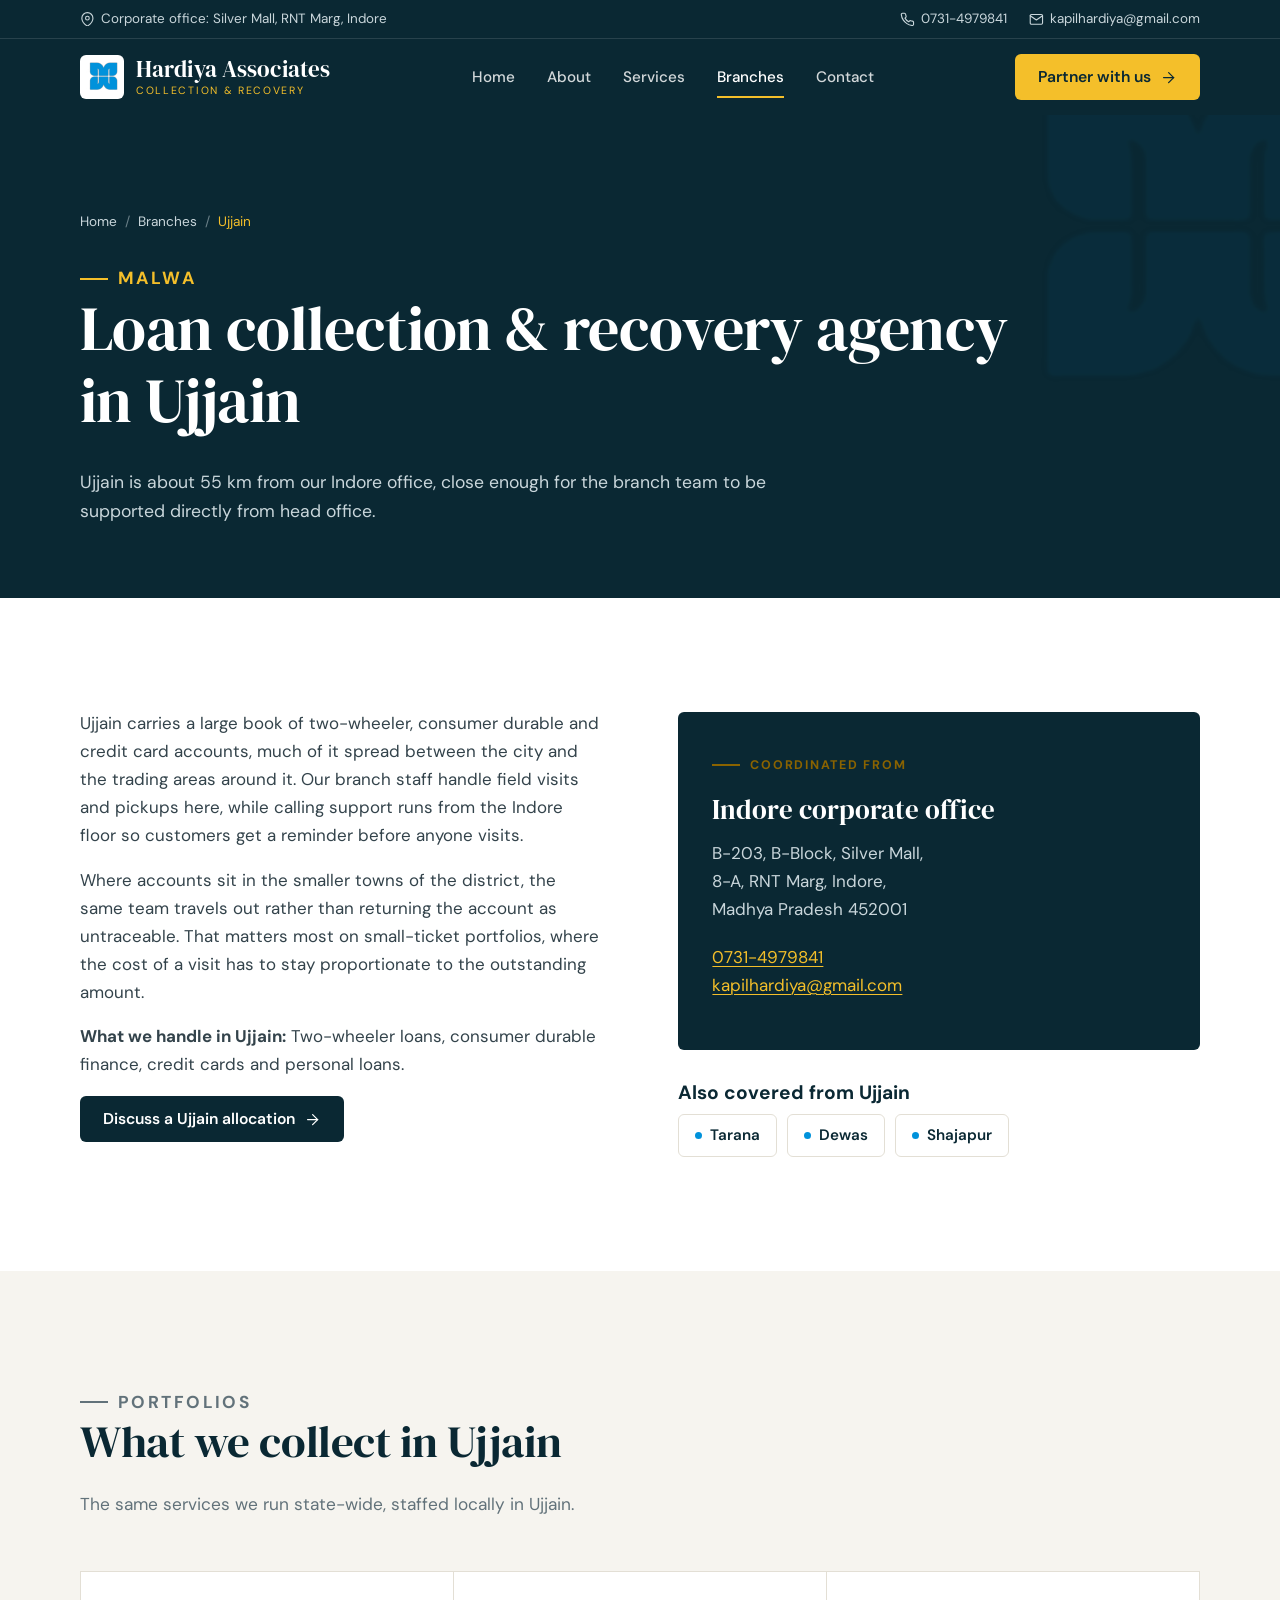
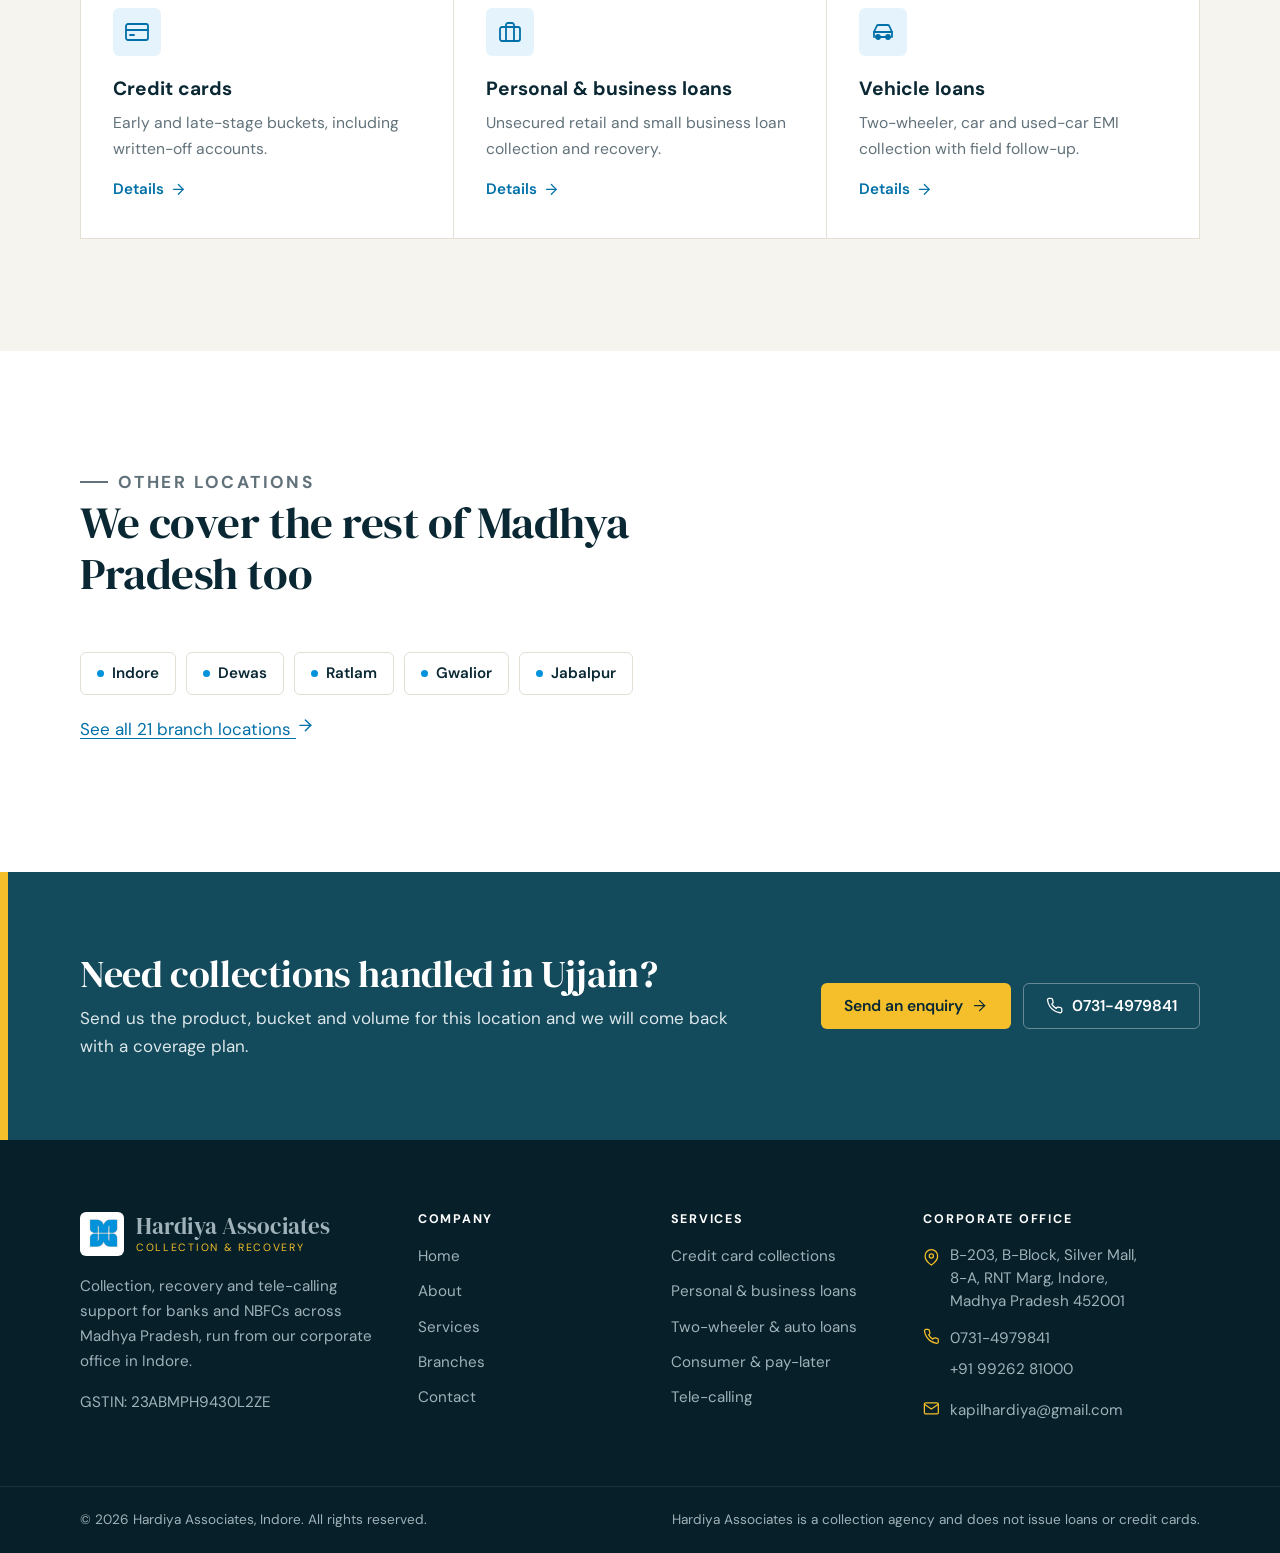
<file: collection-agency-ujjain.html>
<!DOCTYPE html>
<html lang="en-IN">
<head>
  <meta charset="utf-8">
  <meta name="viewport" content="width=device-width, initial-scale=1">
  <title>Loan Collection &amp; Recovery Agency in Ujjain | Hardiya Associates</title>
  <meta name="description" content="Collection and recovery services in Ujjain, Madhya Pradesh for banks and NBFCs: credit cards, personal, business, two-wheeler and auto loans. Call 0731-4979841.">
  <meta name="robots" content="index, follow">
  <link rel="canonical" href="https://migtitech.github.io/testnew/collection-agency-ujjain.html">
  <meta name="theme-color" content="#0a2833">
  <meta name="format-detection" content="telephone=no">
  <meta name="geo.region" content="IN-MP">
  <meta name="geo.placename" content="Indore">
  <meta name="geo.position" content="22.716371536254883;75.87419128417969">

  <meta property="og:type" content="website">
  <meta property="og:site_name" content="Hardiya Associates">
  <meta property="og:locale" content="en_IN">
  <meta property="og:title" content="Loan Collection &amp; Recovery Agency in Ujjain | Hardiya Associates">
  <meta property="og:description" content="Collection and recovery services in Ujjain, Madhya Pradesh for banks and NBFCs: credit cards, personal, business, two-wheeler and auto loans. Call 0731-4979841.">
  <meta property="og:url" content="https://migtitech.github.io/testnew/collection-agency-ujjain.html">
  <meta property="og:image" content="https://migtitech.github.io/testnew/assets/img/og-image.jpg">
  <meta property="og:image:width" content="1200">
  <meta property="og:image:height" content="630">
  <meta name="twitter:card" content="summary_large_image">

  <link rel="icon" href="favicon.ico" sizes="48x48">
  <link rel="icon" href="assets/img/icon-192.png" type="image/png" sizes="192x192">
  <link rel="apple-touch-icon" href="apple-touch-icon.png">
  <link rel="manifest" href="site.webmanifest">

  <link rel="preconnect" href="https://fonts.googleapis.com">
  <link rel="preconnect" href="https://fonts.gstatic.com" crossorigin>
  <link rel="stylesheet" href="https://fonts.googleapis.com/css2?family=DM+Sans:opsz,wght@9..40,400;9..40,500;9..40,600;9..40,700&family=DM+Serif+Display:ital@0;1&display=swap">
  <link rel="stylesheet" href="assets/css/main.css">
  <script type="application/ld+json">{"@context":"https://schema.org","@graph":[{"@type":["FinancialService","LocalBusiness"],"@id":"https://migtitech.github.io/testnew/#organization","name":"Hardiya Associates","url":"https://migtitech.github.io/testnew/","logo":"https://migtitech.github.io/testnew/assets/img/icon-512.png","image":"https://migtitech.github.io/testnew/assets/img/og-image.jpg","description":"Loan collection and recovery agency for banks and NBFCs, with a corporate office in Indore and branches across Madhya Pradesh.","email":"kapilhardiya@gmail.com","telephone":"+917314979841","founder":{"@type":"Person","name":"Kapil Hardiya"},"address":{"@type":"PostalAddress","streetAddress":"B-203, B-Block, Silver Mall, 8-A, RNT Marg","addressLocality":"Indore","addressRegion":"Madhya Pradesh","postalCode":"452001","addressCountry":"IN"},"geo":{"@type":"GeoCoordinates","latitude":22.716371536254883,"longitude":75.87419128417969},"hasMap":"https://maps.google.com/maps?q=22.716371536254883%2C75.87419128417969&z=17&hl=en","areaServed":{"@type":"State","name":"Madhya Pradesh"},"contactPoint":[{"@type":"ContactPoint","telephone":"+917314979841","contactType":"customer service","areaServed":"IN","availableLanguage":["English","Hindi"]}]},{"@type":"WebSite","@id":"https://migtitech.github.io/testnew/#website","url":"https://migtitech.github.io/testnew/","name":"Hardiya Associates","publisher":{"@id":"https://migtitech.github.io/testnew/#organization"},"inLanguage":"en-IN"},{"@type":"BreadcrumbList","itemListElement":[{"@type":"ListItem","position":1,"name":"Home","item":"https://migtitech.github.io/testnew/"},{"@type":"ListItem","position":2,"name":"Branches","item":"https://migtitech.github.io/testnew/network.html"},{"@type":"ListItem","position":3,"name":"Ujjain","item":"https://migtitech.github.io/testnew/collection-agency-ujjain.html"}]},{"@type":"Service","name":"Loan collection and recovery in Ujjain","serviceType":"Debt collection","provider":{"@id":"https://migtitech.github.io/testnew/#organization"},"areaServed":{"@type":"City","name":"Ujjain","containedInPlace":{"@type":"State","name":"Madhya Pradesh"}},"url":"https://migtitech.github.io/testnew/collection-agency-ujjain.html"}]}</script>
</head>
<body>
  <a class="skip" href="#main">Skip to content</a>

  <div class="topbar">
    <div class="wrap">
      <span class="topbar-left"><svg class="icon" viewBox="0 0 24 24" aria-hidden="true" focusable="false"><path d="M21 10c0 7-9 13-9 13s-9-6-9-13a9 9 0 0 1 18 0z"/><circle cx="12" cy="10" r="3"/></svg> Corporate office: Silver Mall, RNT Marg, Indore</span>
      <div class="topbar-right">
        <a href="tel:+917314979841"><svg class="icon" viewBox="0 0 24 24" aria-hidden="true" focusable="false"><path d="M22 16.92v3a2 2 0 0 1-2.18 2 19.8 19.8 0 0 1-8.63-3.07 19.5 19.5 0 0 1-6-6A19.8 19.8 0 0 1 2.12 4.18 2 2 0 0 1 4.11 2h3a2 2 0 0 1 2 1.72c.13.96.36 1.9.7 2.81a2 2 0 0 1-.45 2.11L8.09 9.91a16 16 0 0 0 6 6l1.27-1.27a2 2 0 0 1 2.11-.45c.91.34 1.85.57 2.81.7A2 2 0 0 1 22 16.92z"/></svg> 0731-4979841</a>
        <a href="mailto:kapilhardiya@gmail.com"><svg class="icon" viewBox="0 0 24 24" aria-hidden="true" focusable="false"><path d="M4 4h16c1.1 0 2 .9 2 2v12c0 1.1-.9 2-2 2H4c-1.1 0-2-.9-2-2V6c0-1.1.9-2 2-2z"/><polyline points="22,6 12,13 2,6"/></svg> kapilhardiya@gmail.com</a>
      </div>
    </div>
  </div>

  <header class="header">
    <div class="wrap">
      <a class="brand" href="index.html" aria-label="Hardiya Associates home">
        <span class="brand-mark"><img src="assets/img/logo-mark.webp" width="32" height="32" alt=""></span>
        <span class="brand-name">Hardiya Associates<small>Collection &amp; Recovery</small></span>
      </a>
      <nav class="nav" id="site-nav" aria-label="Main">
        <ul>
          <li><a href="index.html">Home</a></li>
          <li><a href="about.html">About</a></li>
          <li><a href="services.html">Services</a></li>
          <li><a href="network.html" aria-current="page">Branches</a></li>
          <li><a href="contact.html">Contact</a></li>
          <li class="nav-cta"><a class="btn btn-gold" href="contact.html">Partner with us</a></li>
        </ul>
      </nav>
      <div class="header-cta">
        <a class="btn btn-gold" href="contact.html">Partner with us <svg class="icon" viewBox="0 0 24 24" aria-hidden="true" focusable="false"><line x1="5" y1="12" x2="19" y2="12"/><polyline points="12 5 19 12 12 19"/></svg></a>
        <button class="menu-btn" type="button" aria-controls="site-nav" aria-expanded="false">
          <span class="sr-only">Menu</span><span></span><span></span><span></span>
        </button>
      </div>
    </div>
  </header>

    <section class="page-hero">
      <div class="wrap">
        <nav class="crumbs" aria-label="Breadcrumb">
          <ol><li><a href="index.html">Home</a></li><li><a href="network.html">Branches</a></li><li><span aria-current="page">Ujjain</span></li></ol>
        </nav>
        <p class="eyebrow">Malwa</p>
        <h1>Loan collection &amp; recovery agency in Ujjain</h1>
        <p>Ujjain is about 55 km from our Indore office, close enough for the branch team to be supported directly from head office.</p>
      </div>
    </section>

  <main id="main">
    <section class="section">
      <div class="wrap feature">
        <div class="prose">
          <p>Ujjain carries a large book of two-wheeler, consumer durable and credit card accounts, much of it spread between the city and the trading areas around it. Our branch staff handle field visits and pickups here, while calling support runs from the Indore floor so customers get a reminder before anyone visits.</p>
          <p>Where accounts sit in the smaller towns of the district, the same team travels out rather than returning the account as untraceable. That matters most on small-ticket portfolios, where the cost of a visit has to stay proportionate to the outstanding amount.</p>
          <p><strong>What we handle in Ujjain:</strong> Two-wheeler loans, consumer durable finance, credit cards and personal loans.</p>
          <p><a class="btn btn-ink" href="contact.html">Discuss a Ujjain allocation <svg class="icon" viewBox="0 0 24 24" aria-hidden="true" focusable="false"><line x1="5" y1="12" x2="19" y2="12"/><polyline points="12 5 19 12 12 19"/></svg></a></p>
        </div>
        <div>
          <div class="hq">
            <p class="eyebrow">Coordinated from</p>
            <h3>Indore corporate office</h3>
            <address>B-203, B-Block, Silver Mall,<br>8-A, RNT Marg, Indore,<br>Madhya Pradesh 452001</address>
            <p><a href="tel:+917314979841">0731-4979841</a><br><a href="mailto:kapilhardiya@gmail.com">kapilhardiya@gmail.com</a></p>
          </div>
          <h3 style="margin-top:32px">Also covered from Ujjain</h3>
          <ul class="branches"><li>Tarana</li><li>Dewas</li><li>Shajapur</li></ul>
        </div>
      </div>
    </section>

    <section class="section section-paper">
      <div class="wrap">
        <div class="section-head">
          <p class="eyebrow">Portfolios</p>
          <h2>What we collect in Ujjain</h2>
          <p>The same services we run state-wide, staffed locally in Ujjain.</p>
        </div>
        <div class="cards">
          <article class="card"><div class="card-icon"><svg class="icon" viewBox="0 0 24 24" aria-hidden="true" focusable="false"><rect x="1" y="4" width="22" height="16" rx="2"/><line x1="1" y1="10" x2="23" y2="10"/><line x1="5" y1="15" x2="9" y2="15"/></svg></div><h3>Credit cards</h3><p>Early and late-stage buckets, including written-off accounts.</p><a class="card-link" href="services.html#credit-cards">Details <svg class="icon" viewBox="0 0 24 24" aria-hidden="true" focusable="false"><line x1="5" y1="12" x2="19" y2="12"/><polyline points="12 5 19 12 12 19"/></svg></a></article>
          <article class="card"><div class="card-icon"><svg class="icon" viewBox="0 0 24 24" aria-hidden="true" focusable="false"><rect x="2" y="7" width="20" height="14" rx="2"/><path d="M16 21V5a2 2 0 0 0-2-2h-4a2 2 0 0 0-2 2v16"/></svg></div><h3>Personal &amp; business loans</h3><p>Unsecured retail and small business loan collection and recovery.</p><a class="card-link" href="services.html#retail-loans">Details <svg class="icon" viewBox="0 0 24 24" aria-hidden="true" focusable="false"><line x1="5" y1="12" x2="19" y2="12"/><polyline points="12 5 19 12 12 19"/></svg></a></article>
          <article class="card"><div class="card-icon"><svg class="icon" viewBox="0 0 24 24" aria-hidden="true" focusable="false"><path d="M5 17h14M3 17v-5l2.5-5.5A2 2 0 0 1 7.3 5h9.4a2 2 0 0 1 1.8 1.5L21 12v5"/><line x1="3" y1="12" x2="21" y2="12"/><circle cx="7" cy="17" r="2"/><circle cx="17" cy="17" r="2"/></svg></div><h3>Vehicle loans</h3><p>Two-wheeler, car and used-car EMI collection with field follow-up.</p><a class="card-link" href="services.html#vehicle-loans">Details <svg class="icon" viewBox="0 0 24 24" aria-hidden="true" focusable="false"><line x1="5" y1="12" x2="19" y2="12"/><polyline points="12 5 19 12 12 19"/></svg></a></article>
        </div>
      </div>
    </section>

    <section class="section">
      <div class="wrap">
        <div class="section-head">
          <p class="eyebrow">Other locations</p>
          <h2>We cover the rest of Madhya Pradesh too</h2>
        </div>
        <ul class="branches"><li><a href="collection-agency-indore.html">Indore</a></li><li><a href="collection-agency-dewas.html">Dewas</a></li><li><a href="collection-agency-ratlam.html">Ratlam</a></li><li><a href="collection-agency-gwalior.html">Gwalior</a></li><li><a href="collection-agency-jabalpur.html">Jabalpur</a></li></ul>
        <p style="margin-top:20px"><a href="network.html">See all 21 branch locations <svg class="icon" viewBox="0 0 24 24" aria-hidden="true" focusable="false"><line x1="5" y1="12" x2="19" y2="12"/><polyline points="12 5 19 12 12 19"/></svg></a></p>
      </div>
    </section>

    <section class="cta">
      <div class="wrap">
        <div>
          <h2>Need collections handled in Ujjain?</h2>
          <p>Send us the product, bucket and volume for this location and we will come back with a coverage plan.</p>
        </div>
        <div class="cta-actions">
          <a class="btn btn-gold" href="contact.html">Send an enquiry <svg class="icon" viewBox="0 0 24 24" aria-hidden="true" focusable="false"><line x1="5" y1="12" x2="19" y2="12"/><polyline points="12 5 19 12 12 19"/></svg></a>
          <a class="btn btn-line" href="tel:+917314979841"><svg class="icon" viewBox="0 0 24 24" aria-hidden="true" focusable="false"><path d="M22 16.92v3a2 2 0 0 1-2.18 2 19.8 19.8 0 0 1-8.63-3.07 19.5 19.5 0 0 1-6-6A19.8 19.8 0 0 1 2.12 4.18 2 2 0 0 1 4.11 2h3a2 2 0 0 1 2 1.72c.13.96.36 1.9.7 2.81a2 2 0 0 1-.45 2.11L8.09 9.91a16 16 0 0 0 6 6l1.27-1.27a2 2 0 0 1 2.11-.45c.91.34 1.85.57 2.81.7A2 2 0 0 1 22 16.92z"/></svg> 0731-4979841</a>
        </div>
      </div>
    </section>

  </main>

  <footer class="footer">
    <div class="wrap footer-main">
      <div>
        <a class="brand" href="index.html" aria-label="Hardiya Associates home">
          <span class="brand-mark"><img src="assets/img/logo-mark.webp" width="32" height="32" alt="" loading="lazy"></span>
          <span class="brand-name">Hardiya Associates<small>Collection &amp; Recovery</small></span>
        </a>
        <p>Collection, recovery and tele-calling support for banks and NBFCs across Madhya Pradesh, run from our corporate office in Indore.</p>
        <p>GSTIN: 23ABMPH9430L2ZE</p>
      </div>
      <div>
        <h2>Company</h2>
        <ul>
            <li><a href="index.html">Home</a></li>
            <li><a href="about.html">About</a></li>
            <li><a href="services.html">Services</a></li>
            <li><a href="network.html">Branches</a></li>
            <li><a href="contact.html">Contact</a></li>
        </ul>
      </div>
      <div>
        <h2>Services</h2>
        <ul>
          <li><a href="services.html#credit-cards">Credit card collections</a></li>
          <li><a href="services.html#retail-loans">Personal &amp; business loans</a></li>
          <li><a href="services.html#vehicle-loans">Two-wheeler &amp; auto loans</a></li>
          <li><a href="services.html#consumer">Consumer &amp; pay-later</a></li>
          <li><a href="services.html#tele-calling">Tele-calling</a></li>
        </ul>
      </div>
      <div>
        <h2>Corporate office</h2>
        <ul class="footer-contact">
          <li><svg class="icon" viewBox="0 0 24 24" aria-hidden="true" focusable="false"><path d="M21 10c0 7-9 13-9 13s-9-6-9-13a9 9 0 0 1 18 0z"/><circle cx="12" cy="10" r="3"/></svg><address>B-203, B-Block, Silver Mall,<br>8-A, RNT Marg, Indore,<br>Madhya Pradesh 452001</address></li>
          <li><svg class="icon" viewBox="0 0 24 24" aria-hidden="true" focusable="false"><path d="M22 16.92v3a2 2 0 0 1-2.18 2 19.8 19.8 0 0 1-8.63-3.07 19.5 19.5 0 0 1-6-6A19.8 19.8 0 0 1 2.12 4.18 2 2 0 0 1 4.11 2h3a2 2 0 0 1 2 1.72c.13.96.36 1.9.7 2.81a2 2 0 0 1-.45 2.11L8.09 9.91a16 16 0 0 0 6 6l1.27-1.27a2 2 0 0 1 2.11-.45c.91.34 1.85.57 2.81.7A2 2 0 0 1 22 16.92z"/></svg><span><a href="tel:+917314979841">0731-4979841</a><br><a href="tel:+919926281000">+91 99262 81000</a></span></li>
          <li><svg class="icon" viewBox="0 0 24 24" aria-hidden="true" focusable="false"><path d="M4 4h16c1.1 0 2 .9 2 2v12c0 1.1-.9 2-2 2H4c-1.1 0-2-.9-2-2V6c0-1.1.9-2 2-2z"/><polyline points="22,6 12,13 2,6"/></svg><a href="mailto:kapilhardiya@gmail.com">kapilhardiya@gmail.com</a></li>
        </ul>
      </div>
    </div>
    <div class="footer-bottom">
      <div class="wrap">
        <span>&copy; <span id="year">2026</span> Hardiya Associates, Indore. All rights reserved.</span>
        <span>Hardiya Associates is a collection agency and does not issue loans or credit cards.</span>
      </div>
    </div>
  </footer>

  <a class="call-fab" href="tel:+917314979841"><svg class="icon" viewBox="0 0 24 24" aria-hidden="true" focusable="false"><path d="M22 16.92v3a2 2 0 0 1-2.18 2 19.8 19.8 0 0 1-8.63-3.07 19.5 19.5 0 0 1-6-6A19.8 19.8 0 0 1 2.12 4.18 2 2 0 0 1 4.11 2h3a2 2 0 0 1 2 1.72c.13.96.36 1.9.7 2.81a2 2 0 0 1-.45 2.11L8.09 9.91a16 16 0 0 0 6 6l1.27-1.27a2 2 0 0 1 2.11-.45c.91.34 1.85.57 2.81.7A2 2 0 0 1 22 16.92z"/></svg> Call office</a>
  <script src="assets/js/main.js" defer></script>
</body>
</html>
</file>
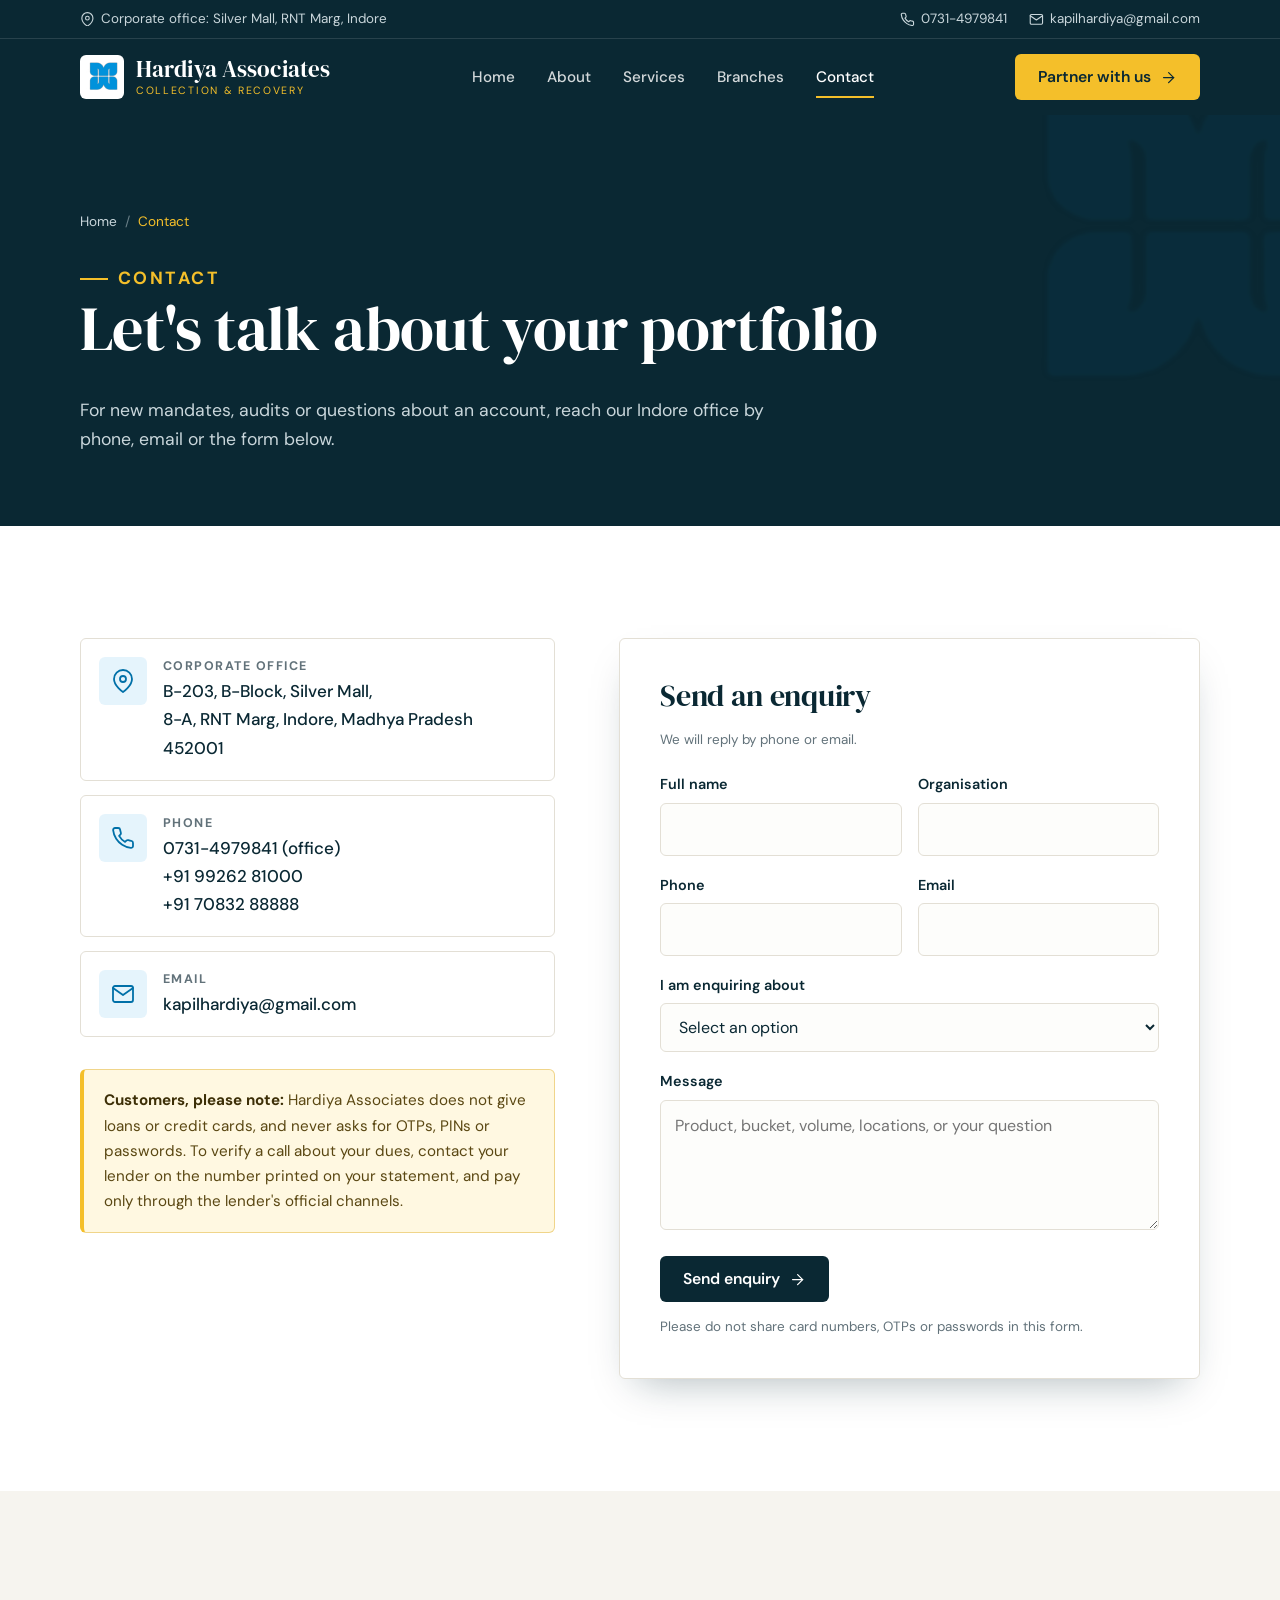
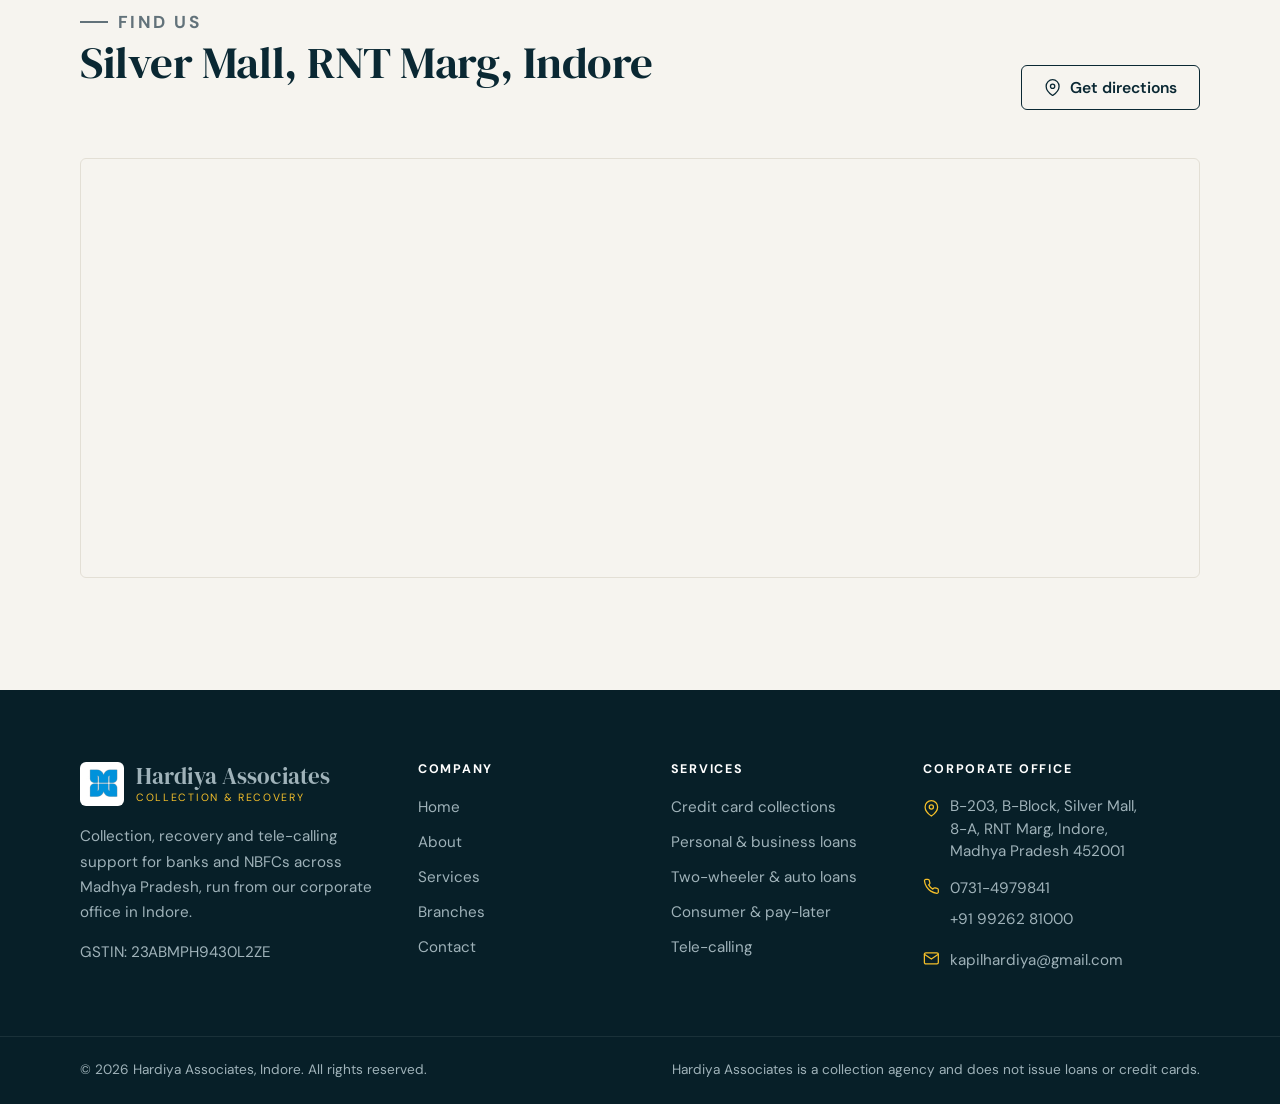
<file: contact.html>
<!DOCTYPE html>
<html lang="en-IN">
<head>
  <meta charset="utf-8">
  <meta name="viewport" content="width=device-width, initial-scale=1">
  <title>Contact Hardiya Associates | Silver Mall, RNT Marg, Indore</title>
  <meta name="description" content="Contact Hardiya Associates at B-203, Silver Mall, RNT Marg, Indore. Call 0731-4979841 or email kapilhardiya@gmail.com for collection and recovery partnerships.">
  <meta name="robots" content="index, follow">
  <link rel="canonical" href="https://migtitech.github.io/testnew/contact.html">
  <meta name="theme-color" content="#0a2833">
  <meta name="format-detection" content="telephone=no">
  <meta name="geo.region" content="IN-MP">
  <meta name="geo.placename" content="Indore">
  <meta name="geo.position" content="22.716371536254883;75.87419128417969">

  <meta property="og:type" content="website">
  <meta property="og:site_name" content="Hardiya Associates">
  <meta property="og:locale" content="en_IN">
  <meta property="og:title" content="Contact Hardiya Associates | Silver Mall, RNT Marg, Indore">
  <meta property="og:description" content="Contact Hardiya Associates at B-203, Silver Mall, RNT Marg, Indore. Call 0731-4979841 or email kapilhardiya@gmail.com for collection and recovery partnerships.">
  <meta property="og:url" content="https://migtitech.github.io/testnew/contact.html">
  <meta property="og:image" content="https://migtitech.github.io/testnew/assets/img/og-image.jpg">
  <meta property="og:image:width" content="1200">
  <meta property="og:image:height" content="630">
  <meta name="twitter:card" content="summary_large_image">

  <link rel="icon" href="favicon.ico" sizes="48x48">
  <link rel="icon" href="assets/img/icon-192.png" type="image/png" sizes="192x192">
  <link rel="apple-touch-icon" href="apple-touch-icon.png">
  <link rel="manifest" href="site.webmanifest">

  <link rel="preconnect" href="https://fonts.googleapis.com">
  <link rel="preconnect" href="https://fonts.gstatic.com" crossorigin>
  <link rel="stylesheet" href="https://fonts.googleapis.com/css2?family=DM+Sans:opsz,wght@9..40,400;9..40,500;9..40,600;9..40,700&family=DM+Serif+Display:ital@0;1&display=swap">
  <link rel="stylesheet" href="assets/css/main.css">
  <script type="application/ld+json">{"@context":"https://schema.org","@graph":[{"@type":["FinancialService","LocalBusiness"],"@id":"https://migtitech.github.io/testnew/#organization","name":"Hardiya Associates","url":"https://migtitech.github.io/testnew/","logo":"https://migtitech.github.io/testnew/assets/img/icon-512.png","image":"https://migtitech.github.io/testnew/assets/img/og-image.jpg","description":"Loan collection and recovery agency for banks and NBFCs, with a corporate office in Indore and branches across Madhya Pradesh.","email":"kapilhardiya@gmail.com","telephone":"+917314979841","founder":{"@type":"Person","name":"Kapil Hardiya"},"address":{"@type":"PostalAddress","streetAddress":"B-203, B-Block, Silver Mall, 8-A, RNT Marg","addressLocality":"Indore","addressRegion":"Madhya Pradesh","postalCode":"452001","addressCountry":"IN"},"geo":{"@type":"GeoCoordinates","latitude":22.716371536254883,"longitude":75.87419128417969},"hasMap":"https://maps.google.com/maps?q=22.716371536254883%2C75.87419128417969&z=17&hl=en","areaServed":{"@type":"State","name":"Madhya Pradesh"},"contactPoint":[{"@type":"ContactPoint","telephone":"+917314979841","contactType":"customer service","areaServed":"IN","availableLanguage":["English","Hindi"]}]},{"@type":"WebSite","@id":"https://migtitech.github.io/testnew/#website","url":"https://migtitech.github.io/testnew/","name":"Hardiya Associates","publisher":{"@id":"https://migtitech.github.io/testnew/#organization"},"inLanguage":"en-IN"},{"@type":"BreadcrumbList","itemListElement":[{"@type":"ListItem","position":1,"name":"Home","item":"https://migtitech.github.io/testnew/"},{"@type":"ListItem","position":2,"name":"Contact","item":"https://migtitech.github.io/testnew/contact.html"}]}]}</script>
</head>
<body>
  <a class="skip" href="#main">Skip to content</a>

  <div class="topbar">
    <div class="wrap">
      <span class="topbar-left"><svg class="icon" viewBox="0 0 24 24" aria-hidden="true" focusable="false"><path d="M21 10c0 7-9 13-9 13s-9-6-9-13a9 9 0 0 1 18 0z"/><circle cx="12" cy="10" r="3"/></svg> Corporate office: Silver Mall, RNT Marg, Indore</span>
      <div class="topbar-right">
        <a href="tel:+917314979841"><svg class="icon" viewBox="0 0 24 24" aria-hidden="true" focusable="false"><path d="M22 16.92v3a2 2 0 0 1-2.18 2 19.8 19.8 0 0 1-8.63-3.07 19.5 19.5 0 0 1-6-6A19.8 19.8 0 0 1 2.12 4.18 2 2 0 0 1 4.11 2h3a2 2 0 0 1 2 1.72c.13.96.36 1.9.7 2.81a2 2 0 0 1-.45 2.11L8.09 9.91a16 16 0 0 0 6 6l1.27-1.27a2 2 0 0 1 2.11-.45c.91.34 1.85.57 2.81.7A2 2 0 0 1 22 16.92z"/></svg> 0731-4979841</a>
        <a href="mailto:kapilhardiya@gmail.com"><svg class="icon" viewBox="0 0 24 24" aria-hidden="true" focusable="false"><path d="M4 4h16c1.1 0 2 .9 2 2v12c0 1.1-.9 2-2 2H4c-1.1 0-2-.9-2-2V6c0-1.1.9-2 2-2z"/><polyline points="22,6 12,13 2,6"/></svg> kapilhardiya@gmail.com</a>
      </div>
    </div>
  </div>

  <header class="header">
    <div class="wrap">
      <a class="brand" href="index.html" aria-label="Hardiya Associates home">
        <span class="brand-mark"><img src="assets/img/logo-mark.webp" width="32" height="32" alt=""></span>
        <span class="brand-name">Hardiya Associates<small>Collection &amp; Recovery</small></span>
      </a>
      <nav class="nav" id="site-nav" aria-label="Main">
        <ul>
          <li><a href="index.html">Home</a></li>
          <li><a href="about.html">About</a></li>
          <li><a href="services.html">Services</a></li>
          <li><a href="network.html">Branches</a></li>
          <li><a href="contact.html" aria-current="page">Contact</a></li>
          <li class="nav-cta"><a class="btn btn-gold" href="contact.html">Partner with us</a></li>
        </ul>
      </nav>
      <div class="header-cta">
        <a class="btn btn-gold" href="contact.html">Partner with us <svg class="icon" viewBox="0 0 24 24" aria-hidden="true" focusable="false"><line x1="5" y1="12" x2="19" y2="12"/><polyline points="12 5 19 12 12 19"/></svg></a>
        <button class="menu-btn" type="button" aria-controls="site-nav" aria-expanded="false">
          <span class="sr-only">Menu</span><span></span><span></span><span></span>
        </button>
      </div>
    </div>
  </header>

    <section class="page-hero">
      <div class="wrap">
        <nav class="crumbs" aria-label="Breadcrumb">
          <ol><li><a href="index.html">Home</a></li><li><span aria-current="page">Contact</span></li></ol>
        </nav>
        <p class="eyebrow">Contact</p>
        <h1>Let's talk about your portfolio</h1>
        <p>For new mandates, audits or questions about an account, reach our Indore office by phone, email or the form below.</p>
      </div>
    </section>

  <main id="main">
    <section class="section">
      <div class="wrap contact-grid">
        <div>
          <ul class="contact-list">
            <li><span class="card-icon"><svg class="icon" viewBox="0 0 24 24" aria-hidden="true" focusable="false"><path d="M21 10c0 7-9 13-9 13s-9-6-9-13a9 9 0 0 1 18 0z"/><circle cx="12" cy="10" r="3"/></svg></span><div><h3>Corporate office</h3><address>B-203, B-Block, Silver Mall,<br>8-A, RNT Marg, Indore, Madhya Pradesh 452001</address></div></li>
            <li><span class="card-icon"><svg class="icon" viewBox="0 0 24 24" aria-hidden="true" focusable="false"><path d="M22 16.92v3a2 2 0 0 1-2.18 2 19.8 19.8 0 0 1-8.63-3.07 19.5 19.5 0 0 1-6-6A19.8 19.8 0 0 1 2.12 4.18 2 2 0 0 1 4.11 2h3a2 2 0 0 1 2 1.72c.13.96.36 1.9.7 2.81a2 2 0 0 1-.45 2.11L8.09 9.91a16 16 0 0 0 6 6l1.27-1.27a2 2 0 0 1 2.11-.45c.91.34 1.85.57 2.81.7A2 2 0 0 1 22 16.92z"/></svg></span><div><h3>Phone</h3><p><a href="tel:+917314979841">0731-4979841</a> (office)<br><a href="tel:+919926281000">+91 99262 81000</a><br><a href="tel:+917083288888">+91 70832 88888</a></p></div></li>
            <li><span class="card-icon"><svg class="icon" viewBox="0 0 24 24" aria-hidden="true" focusable="false"><path d="M4 4h16c1.1 0 2 .9 2 2v12c0 1.1-.9 2-2 2H4c-1.1 0-2-.9-2-2V6c0-1.1.9-2 2-2z"/><polyline points="22,6 12,13 2,6"/></svg></span><div><h3>Email</h3><p><a href="mailto:kapilhardiya@gmail.com">kapilhardiya@gmail.com</a></p></div></li>
          </ul>
          <div class="notice">
            <strong>Customers, please note:</strong> Hardiya Associates does not give loans or credit cards, and never asks for OTPs, PINs or passwords. To verify a call about your dues, contact your lender on the number printed on your statement, and pay only through the lender's official channels.
          </div>
        </div>

        <form class="form" action="https://formsubmit.co/kapilhardiya@gmail.com" method="POST">
          <h2>Send an enquiry</h2>
          <p class="form-note" style="margin:0 0 22px">We will reply by phone or email.</p>
          <input type="hidden" name="_subject" value="New enquiry from hardiyaassociates website">
          <input type="hidden" name="_template" value="table">
          <input type="hidden" name="_next" value="https://migtitech.github.io/testnew/thank-you.html">
          <input type="text" name="_honey" class="hp" tabindex="-1" autocomplete="off" aria-hidden="true">
          <div class="form-row">
            <div class="field"><label for="name">Full name</label><input id="name" name="name" type="text" autocomplete="name" required></div>
            <div class="field"><label for="org">Organisation</label><input id="org" name="organisation" type="text" autocomplete="organization"></div>
          </div>
          <div class="form-row">
            <div class="field"><label for="phone">Phone</label><input id="phone" name="phone" type="tel" autocomplete="tel" inputmode="tel" pattern="[0-9+\-\s]{10,15}" required></div>
            <div class="field"><label for="email">Email</label><input id="email" name="email" type="email" autocomplete="email" required></div>
          </div>
          <div class="field">
            <label for="topic">I am enquiring about</label>
            <select id="topic" name="topic" required>
              <option value="">Select an option</option>
              <option>New collection mandate (bank / NBFC)</option>
              <option>Tele-calling services</option>
              <option>Query about an existing account</option>
              <option>Job opportunity</option>
              <option>Something else</option>
            </select>
          </div>
          <div class="field"><label for="message">Message</label><textarea id="message" name="message" required placeholder="Product, bucket, volume, locations, or your question"></textarea></div>
          <button class="btn btn-ink" type="submit">Send enquiry <svg class="icon" viewBox="0 0 24 24" aria-hidden="true" focusable="false"><line x1="5" y1="12" x2="19" y2="12"/><polyline points="12 5 19 12 12 19"/></svg></button>
          <p class="form-note">Please do not share card numbers, OTPs or passwords in this form.</p>
        </form>
      </div>
    </section>

    <section class="section section-paper" aria-labelledby="map-title">
      <div class="wrap">
        <div class="split-head">
          <div class="section-head">
            <p class="eyebrow">Find us</p>
            <h2 id="map-title">Silver Mall, RNT Marg, Indore</h2>
          </div>
          <a class="btn btn-line-dark" href="https://maps.google.com/maps?q=22.716371536254883%2C75.87419128417969&z=17&hl=en" target="_blank" rel="noopener"><svg class="icon" viewBox="0 0 24 24" aria-hidden="true" focusable="false"><path d="M21 10c0 7-9 13-9 13s-9-6-9-13a9 9 0 0 1 18 0z"/><circle cx="12" cy="10" r="3"/></svg> Get directions</a>
        </div>
        <iframe class="map" title="Map showing Hardiya Associates office at Silver Mall, Indore" src="https://maps.google.com/maps?q=22.716371536254883,75.87419128417969&amp;z=17&amp;hl=en&amp;output=embed" loading="lazy" referrerpolicy="no-referrer-when-downgrade"></iframe>
      </div>
    </section>
  </main>

  <footer class="footer">
    <div class="wrap footer-main">
      <div>
        <a class="brand" href="index.html" aria-label="Hardiya Associates home">
          <span class="brand-mark"><img src="assets/img/logo-mark.webp" width="32" height="32" alt="" loading="lazy"></span>
          <span class="brand-name">Hardiya Associates<small>Collection &amp; Recovery</small></span>
        </a>
        <p>Collection, recovery and tele-calling support for banks and NBFCs across Madhya Pradesh, run from our corporate office in Indore.</p>
        <p>GSTIN: 23ABMPH9430L2ZE</p>
      </div>
      <div>
        <h2>Company</h2>
        <ul>
            <li><a href="index.html">Home</a></li>
            <li><a href="about.html">About</a></li>
            <li><a href="services.html">Services</a></li>
            <li><a href="network.html">Branches</a></li>
            <li><a href="contact.html">Contact</a></li>
        </ul>
      </div>
      <div>
        <h2>Services</h2>
        <ul>
          <li><a href="services.html#credit-cards">Credit card collections</a></li>
          <li><a href="services.html#retail-loans">Personal &amp; business loans</a></li>
          <li><a href="services.html#vehicle-loans">Two-wheeler &amp; auto loans</a></li>
          <li><a href="services.html#consumer">Consumer &amp; pay-later</a></li>
          <li><a href="services.html#tele-calling">Tele-calling</a></li>
        </ul>
      </div>
      <div>
        <h2>Corporate office</h2>
        <ul class="footer-contact">
          <li><svg class="icon" viewBox="0 0 24 24" aria-hidden="true" focusable="false"><path d="M21 10c0 7-9 13-9 13s-9-6-9-13a9 9 0 0 1 18 0z"/><circle cx="12" cy="10" r="3"/></svg><address>B-203, B-Block, Silver Mall,<br>8-A, RNT Marg, Indore,<br>Madhya Pradesh 452001</address></li>
          <li><svg class="icon" viewBox="0 0 24 24" aria-hidden="true" focusable="false"><path d="M22 16.92v3a2 2 0 0 1-2.18 2 19.8 19.8 0 0 1-8.63-3.07 19.5 19.5 0 0 1-6-6A19.8 19.8 0 0 1 2.12 4.18 2 2 0 0 1 4.11 2h3a2 2 0 0 1 2 1.72c.13.96.36 1.9.7 2.81a2 2 0 0 1-.45 2.11L8.09 9.91a16 16 0 0 0 6 6l1.27-1.27a2 2 0 0 1 2.11-.45c.91.34 1.85.57 2.81.7A2 2 0 0 1 22 16.92z"/></svg><span><a href="tel:+917314979841">0731-4979841</a><br><a href="tel:+919926281000">+91 99262 81000</a></span></li>
          <li><svg class="icon" viewBox="0 0 24 24" aria-hidden="true" focusable="false"><path d="M4 4h16c1.1 0 2 .9 2 2v12c0 1.1-.9 2-2 2H4c-1.1 0-2-.9-2-2V6c0-1.1.9-2 2-2z"/><polyline points="22,6 12,13 2,6"/></svg><a href="mailto:kapilhardiya@gmail.com">kapilhardiya@gmail.com</a></li>
        </ul>
      </div>
    </div>
    <div class="footer-bottom">
      <div class="wrap">
        <span>&copy; <span id="year">2026</span> Hardiya Associates, Indore. All rights reserved.</span>
        <span>Hardiya Associates is a collection agency and does not issue loans or credit cards.</span>
      </div>
    </div>
  </footer>

  <a class="call-fab" href="tel:+917314979841"><svg class="icon" viewBox="0 0 24 24" aria-hidden="true" focusable="false"><path d="M22 16.92v3a2 2 0 0 1-2.18 2 19.8 19.8 0 0 1-8.63-3.07 19.5 19.5 0 0 1-6-6A19.8 19.8 0 0 1 2.12 4.18 2 2 0 0 1 4.11 2h3a2 2 0 0 1 2 1.72c.13.96.36 1.9.7 2.81a2 2 0 0 1-.45 2.11L8.09 9.91a16 16 0 0 0 6 6l1.27-1.27a2 2 0 0 1 2.11-.45c.91.34 1.85.57 2.81.7A2 2 0 0 1 22 16.92z"/></svg> Call office</a>
  <script src="assets/js/main.js" defer></script>
</body>
</html>
</file>
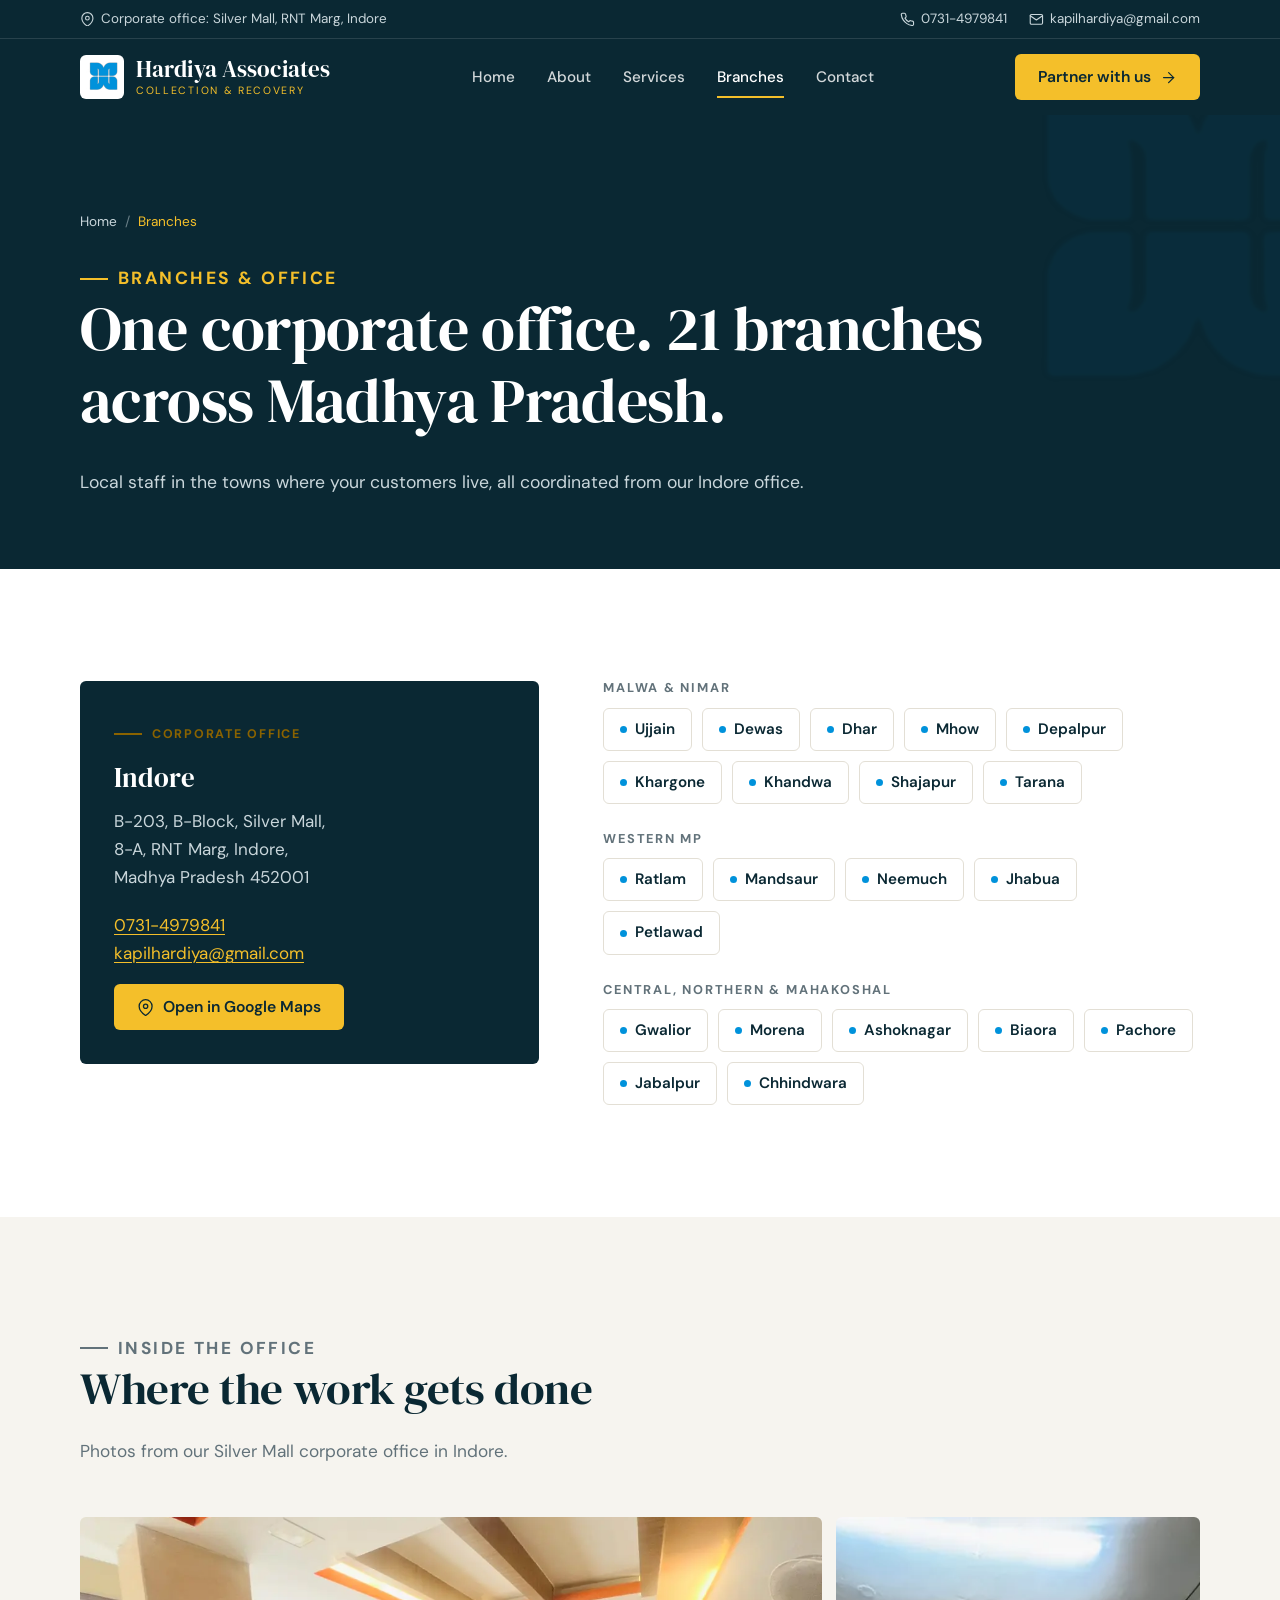
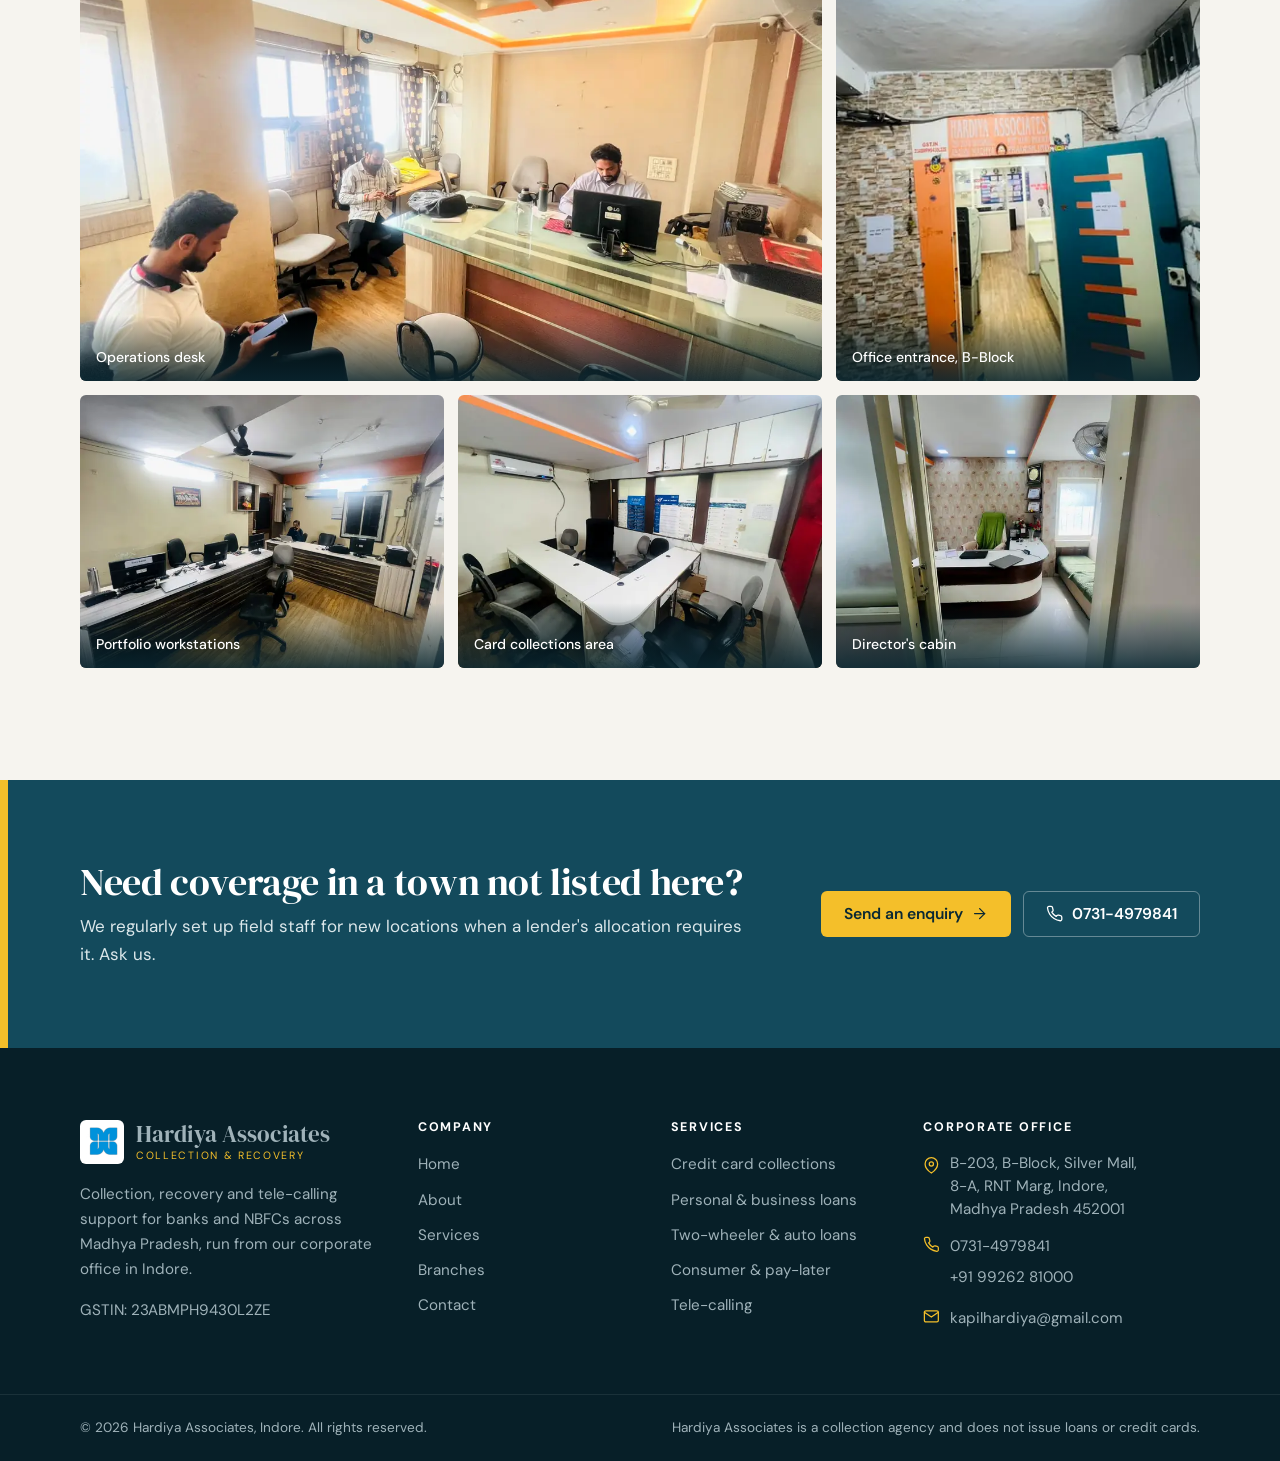
<file: network.html>
<!DOCTYPE html>
<html lang="en-IN">
<head>
  <meta charset="utf-8">
  <meta name="viewport" content="width=device-width, initial-scale=1">
  <title>Branches Across Madhya Pradesh | 21 Locations | Hardiya Associates</title>
  <meta name="description" content="Hardiya Associates has its corporate office in Indore and 21 branch locations, including Ujjain, Dewas, Ratlam, Mandsaur, Gwalior, Jabalpur and Chhindwara.">
  <meta name="robots" content="index, follow">
  <link rel="canonical" href="https://migtitech.github.io/testnew/network.html">
  <meta name="theme-color" content="#0a2833">
  <meta name="format-detection" content="telephone=no">
  <meta name="geo.region" content="IN-MP">
  <meta name="geo.placename" content="Indore">
  <meta name="geo.position" content="22.716371536254883;75.87419128417969">

  <meta property="og:type" content="website">
  <meta property="og:site_name" content="Hardiya Associates">
  <meta property="og:locale" content="en_IN">
  <meta property="og:title" content="Branches Across Madhya Pradesh | 21 Locations | Hardiya Associates">
  <meta property="og:description" content="Hardiya Associates has its corporate office in Indore and 21 branch locations, including Ujjain, Dewas, Ratlam, Mandsaur, Gwalior, Jabalpur and Chhindwara.">
  <meta property="og:url" content="https://migtitech.github.io/testnew/network.html">
  <meta property="og:image" content="https://migtitech.github.io/testnew/assets/img/og-image.jpg">
  <meta property="og:image:width" content="1200">
  <meta property="og:image:height" content="630">
  <meta name="twitter:card" content="summary_large_image">

  <link rel="icon" href="favicon.ico" sizes="48x48">
  <link rel="icon" href="assets/img/icon-192.png" type="image/png" sizes="192x192">
  <link rel="apple-touch-icon" href="apple-touch-icon.png">
  <link rel="manifest" href="site.webmanifest">

  <link rel="preconnect" href="https://fonts.googleapis.com">
  <link rel="preconnect" href="https://fonts.gstatic.com" crossorigin>
  <link rel="stylesheet" href="https://fonts.googleapis.com/css2?family=DM+Sans:opsz,wght@9..40,400;9..40,500;9..40,600;9..40,700&family=DM+Serif+Display:ital@0;1&display=swap">
  <link rel="stylesheet" href="assets/css/main.css">
  <script type="application/ld+json">{"@context":"https://schema.org","@graph":[{"@type":["FinancialService","LocalBusiness"],"@id":"https://migtitech.github.io/testnew/#organization","name":"Hardiya Associates","url":"https://migtitech.github.io/testnew/","logo":"https://migtitech.github.io/testnew/assets/img/icon-512.png","image":"https://migtitech.github.io/testnew/assets/img/og-image.jpg","description":"Loan collection and recovery agency for banks and NBFCs, with a corporate office in Indore and branches across Madhya Pradesh.","email":"kapilhardiya@gmail.com","telephone":"+917314979841","founder":{"@type":"Person","name":"Kapil Hardiya"},"address":{"@type":"PostalAddress","streetAddress":"B-203, B-Block, Silver Mall, 8-A, RNT Marg","addressLocality":"Indore","addressRegion":"Madhya Pradesh","postalCode":"452001","addressCountry":"IN"},"geo":{"@type":"GeoCoordinates","latitude":22.716371536254883,"longitude":75.87419128417969},"hasMap":"https://maps.google.com/maps?q=22.716371536254883%2C75.87419128417969&z=17&hl=en","areaServed":{"@type":"State","name":"Madhya Pradesh"},"contactPoint":[{"@type":"ContactPoint","telephone":"+917314979841","contactType":"customer service","areaServed":"IN","availableLanguage":["English","Hindi"]}]},{"@type":"WebSite","@id":"https://migtitech.github.io/testnew/#website","url":"https://migtitech.github.io/testnew/","name":"Hardiya Associates","publisher":{"@id":"https://migtitech.github.io/testnew/#organization"},"inLanguage":"en-IN"},{"@type":"BreadcrumbList","itemListElement":[{"@type":"ListItem","position":1,"name":"Home","item":"https://migtitech.github.io/testnew/"},{"@type":"ListItem","position":2,"name":"Branches","item":"https://migtitech.github.io/testnew/network.html"}]}]}</script>
</head>
<body>
  <a class="skip" href="#main">Skip to content</a>

  <div class="topbar">
    <div class="wrap">
      <span class="topbar-left"><svg class="icon" viewBox="0 0 24 24" aria-hidden="true" focusable="false"><path d="M21 10c0 7-9 13-9 13s-9-6-9-13a9 9 0 0 1 18 0z"/><circle cx="12" cy="10" r="3"/></svg> Corporate office: Silver Mall, RNT Marg, Indore</span>
      <div class="topbar-right">
        <a href="tel:+917314979841"><svg class="icon" viewBox="0 0 24 24" aria-hidden="true" focusable="false"><path d="M22 16.92v3a2 2 0 0 1-2.18 2 19.8 19.8 0 0 1-8.63-3.07 19.5 19.5 0 0 1-6-6A19.8 19.8 0 0 1 2.12 4.18 2 2 0 0 1 4.11 2h3a2 2 0 0 1 2 1.72c.13.96.36 1.9.7 2.81a2 2 0 0 1-.45 2.11L8.09 9.91a16 16 0 0 0 6 6l1.27-1.27a2 2 0 0 1 2.11-.45c.91.34 1.85.57 2.81.7A2 2 0 0 1 22 16.92z"/></svg> 0731-4979841</a>
        <a href="mailto:kapilhardiya@gmail.com"><svg class="icon" viewBox="0 0 24 24" aria-hidden="true" focusable="false"><path d="M4 4h16c1.1 0 2 .9 2 2v12c0 1.1-.9 2-2 2H4c-1.1 0-2-.9-2-2V6c0-1.1.9-2 2-2z"/><polyline points="22,6 12,13 2,6"/></svg> kapilhardiya@gmail.com</a>
      </div>
    </div>
  </div>

  <header class="header">
    <div class="wrap">
      <a class="brand" href="index.html" aria-label="Hardiya Associates home">
        <span class="brand-mark"><img src="assets/img/logo-mark.webp" width="32" height="32" alt=""></span>
        <span class="brand-name">Hardiya Associates<small>Collection &amp; Recovery</small></span>
      </a>
      <nav class="nav" id="site-nav" aria-label="Main">
        <ul>
          <li><a href="index.html">Home</a></li>
          <li><a href="about.html">About</a></li>
          <li><a href="services.html">Services</a></li>
          <li><a href="network.html" aria-current="page">Branches</a></li>
          <li><a href="contact.html">Contact</a></li>
          <li class="nav-cta"><a class="btn btn-gold" href="contact.html">Partner with us</a></li>
        </ul>
      </nav>
      <div class="header-cta">
        <a class="btn btn-gold" href="contact.html">Partner with us <svg class="icon" viewBox="0 0 24 24" aria-hidden="true" focusable="false"><line x1="5" y1="12" x2="19" y2="12"/><polyline points="12 5 19 12 12 19"/></svg></a>
        <button class="menu-btn" type="button" aria-controls="site-nav" aria-expanded="false">
          <span class="sr-only">Menu</span><span></span><span></span><span></span>
        </button>
      </div>
    </div>
  </header>

    <section class="page-hero">
      <div class="wrap">
        <nav class="crumbs" aria-label="Breadcrumb">
          <ol><li><a href="index.html">Home</a></li><li><span aria-current="page">Branches</span></li></ol>
        </nav>
        <p class="eyebrow">Branches &amp; office</p>
        <h1>One corporate office. 21 branches across Madhya Pradesh.</h1>
        <p>Local staff in the towns where your customers live, all coordinated from our Indore office.</p>
      </div>
    </section>

  <main id="main">
    <section class="section">
      <div class="wrap branch-map">
        <div class="hq">
          <p class="eyebrow">Corporate office</p>
          <h3>Indore</h3>
          <address>B-203, B-Block, Silver Mall,<br>8-A, RNT Marg, Indore,<br>Madhya Pradesh 452001</address>
          <p><a href="tel:+917314979841">0731-4979841</a><br><a href="mailto:kapilhardiya@gmail.com">kapilhardiya@gmail.com</a></p>
          <a class="btn btn-gold" href="https://maps.google.com/maps?q=22.716371536254883%2C75.87419128417969&z=17&hl=en" target="_blank" rel="noopener"><svg class="icon" viewBox="0 0 24 24" aria-hidden="true" focusable="false"><path d="M21 10c0 7-9 13-9 13s-9-6-9-13a9 9 0 0 1 18 0z"/><circle cx="12" cy="10" r="3"/></svg> Open in Google Maps</a>
        </div>
        <div class="regions">
          <div class="region">
            <h3>Malwa & Nimar</h3>
            <ul class="branches"><li>Ujjain</li><li>Dewas</li><li>Dhar</li><li>Mhow</li><li>Depalpur</li><li>Khargone</li><li>Khandwa</li><li>Shajapur</li><li>Tarana</li></ul>
          </div>
          <div class="region">
            <h3>Western MP</h3>
            <ul class="branches"><li>Ratlam</li><li>Mandsaur</li><li>Neemuch</li><li>Jhabua</li><li>Petlawad</li></ul>
          </div>
          <div class="region">
            <h3>Central, Northern & Mahakoshal</h3>
            <ul class="branches"><li>Gwalior</li><li>Morena</li><li>Ashoknagar</li><li>Biaora</li><li>Pachore</li><li>Jabalpur</li><li>Chhindwara</li></ul>
          </div>
        </div>
      </div>
    </section>

    <section class="section section-paper">
      <div class="wrap">
        <div class="section-head">
          <p class="eyebrow">Inside the office</p>
          <h2>Where the work gets done</h2>
          <p>Photos from our Silver Mall corporate office in Indore.</p>
        </div>
        <div class="gallery">
          <figure class="g-a"><img src="assets/img/office-team-1200.webp" srcset="assets/img/office-team-640.webp 640w, assets/img/office-team-1200.webp 1200w" sizes="(max-width: 900px) 100vw, 66vw" width="1600" height="1200" alt="Team working at the front desk of the Hardiya Associates office" loading="lazy" decoding="async"><figcaption>Operations desk</figcaption></figure>
          <figure class="g-b"><img src="assets/img/office-entrance-1200.webp" srcset="assets/img/office-entrance-640.webp 640w, assets/img/office-entrance-1200.webp 1200w" sizes="(max-width: 900px) 100vw, 33vw" width="1600" height="1200" alt="Hardiya Associates office entrance at Silver Mall, RNT Marg" loading="lazy" decoding="async"><figcaption>Office entrance, B-Block</figcaption></figure>
          <figure class="g-c"><img src="assets/img/office-workstations-1200.webp" srcset="assets/img/office-workstations-640.webp 640w, assets/img/office-workstations-1200.webp 1200w" sizes="(max-width: 900px) 100vw, 33vw" width="1600" height="1200" alt="Computer workstations used for bank collection portfolios" loading="lazy" decoding="async"><figcaption>Portfolio workstations</figcaption></figure>
          <figure class="g-c"><img src="assets/img/office-card-desk-1200.webp" srcset="assets/img/office-card-desk-640.webp 640w, assets/img/office-card-desk-1200.webp 1200w" sizes="(max-width: 900px) 100vw, 33vw" width="1600" height="1200" alt="Card collections area with lender code of conduct displayed" loading="lazy" decoding="async"><figcaption>Card collections area</figcaption></figure>
          <figure class="g-c"><img src="assets/img/office-cabin-1200.webp" srcset="assets/img/office-cabin-640.webp 640w, assets/img/office-cabin-1200.webp 1200w" sizes="(max-width: 900px) 100vw, 33vw" width="1600" height="1200" alt="Director's cabin at the Indore office" loading="lazy" decoding="async"><figcaption>Director's cabin</figcaption></figure>
        </div>
      </div>
    </section>

    <section class="cta">
      <div class="wrap">
        <div>
          <h2>Need coverage in a town not listed here?</h2>
          <p>We regularly set up field staff for new locations when a lender's allocation requires it. Ask us.</p>
        </div>
        <div class="cta-actions">
          <a class="btn btn-gold" href="contact.html">Send an enquiry <svg class="icon" viewBox="0 0 24 24" aria-hidden="true" focusable="false"><line x1="5" y1="12" x2="19" y2="12"/><polyline points="12 5 19 12 12 19"/></svg></a>
          <a class="btn btn-line" href="tel:+917314979841"><svg class="icon" viewBox="0 0 24 24" aria-hidden="true" focusable="false"><path d="M22 16.92v3a2 2 0 0 1-2.18 2 19.8 19.8 0 0 1-8.63-3.07 19.5 19.5 0 0 1-6-6A19.8 19.8 0 0 1 2.12 4.18 2 2 0 0 1 4.11 2h3a2 2 0 0 1 2 1.72c.13.96.36 1.9.7 2.81a2 2 0 0 1-.45 2.11L8.09 9.91a16 16 0 0 0 6 6l1.27-1.27a2 2 0 0 1 2.11-.45c.91.34 1.85.57 2.81.7A2 2 0 0 1 22 16.92z"/></svg> 0731-4979841</a>
        </div>
      </div>
    </section>

  </main>

  <footer class="footer">
    <div class="wrap footer-main">
      <div>
        <a class="brand" href="index.html" aria-label="Hardiya Associates home">
          <span class="brand-mark"><img src="assets/img/logo-mark.webp" width="32" height="32" alt="" loading="lazy"></span>
          <span class="brand-name">Hardiya Associates<small>Collection &amp; Recovery</small></span>
        </a>
        <p>Collection, recovery and tele-calling support for banks and NBFCs across Madhya Pradesh, run from our corporate office in Indore.</p>
        <p>GSTIN: 23ABMPH9430L2ZE</p>
      </div>
      <div>
        <h2>Company</h2>
        <ul>
            <li><a href="index.html">Home</a></li>
            <li><a href="about.html">About</a></li>
            <li><a href="services.html">Services</a></li>
            <li><a href="network.html">Branches</a></li>
            <li><a href="contact.html">Contact</a></li>
        </ul>
      </div>
      <div>
        <h2>Services</h2>
        <ul>
          <li><a href="services.html#credit-cards">Credit card collections</a></li>
          <li><a href="services.html#retail-loans">Personal &amp; business loans</a></li>
          <li><a href="services.html#vehicle-loans">Two-wheeler &amp; auto loans</a></li>
          <li><a href="services.html#consumer">Consumer &amp; pay-later</a></li>
          <li><a href="services.html#tele-calling">Tele-calling</a></li>
        </ul>
      </div>
      <div>
        <h2>Corporate office</h2>
        <ul class="footer-contact">
          <li><svg class="icon" viewBox="0 0 24 24" aria-hidden="true" focusable="false"><path d="M21 10c0 7-9 13-9 13s-9-6-9-13a9 9 0 0 1 18 0z"/><circle cx="12" cy="10" r="3"/></svg><address>B-203, B-Block, Silver Mall,<br>8-A, RNT Marg, Indore,<br>Madhya Pradesh 452001</address></li>
          <li><svg class="icon" viewBox="0 0 24 24" aria-hidden="true" focusable="false"><path d="M22 16.92v3a2 2 0 0 1-2.18 2 19.8 19.8 0 0 1-8.63-3.07 19.5 19.5 0 0 1-6-6A19.8 19.8 0 0 1 2.12 4.18 2 2 0 0 1 4.11 2h3a2 2 0 0 1 2 1.72c.13.96.36 1.9.7 2.81a2 2 0 0 1-.45 2.11L8.09 9.91a16 16 0 0 0 6 6l1.27-1.27a2 2 0 0 1 2.11-.45c.91.34 1.85.57 2.81.7A2 2 0 0 1 22 16.92z"/></svg><span><a href="tel:+917314979841">0731-4979841</a><br><a href="tel:+919926281000">+91 99262 81000</a></span></li>
          <li><svg class="icon" viewBox="0 0 24 24" aria-hidden="true" focusable="false"><path d="M4 4h16c1.1 0 2 .9 2 2v12c0 1.1-.9 2-2 2H4c-1.1 0-2-.9-2-2V6c0-1.1.9-2 2-2z"/><polyline points="22,6 12,13 2,6"/></svg><a href="mailto:kapilhardiya@gmail.com">kapilhardiya@gmail.com</a></li>
        </ul>
      </div>
    </div>
    <div class="footer-bottom">
      <div class="wrap">
        <span>&copy; <span id="year">2026</span> Hardiya Associates, Indore. All rights reserved.</span>
        <span>Hardiya Associates is a collection agency and does not issue loans or credit cards.</span>
      </div>
    </div>
  </footer>

  <a class="call-fab" href="tel:+917314979841"><svg class="icon" viewBox="0 0 24 24" aria-hidden="true" focusable="false"><path d="M22 16.92v3a2 2 0 0 1-2.18 2 19.8 19.8 0 0 1-8.63-3.07 19.5 19.5 0 0 1-6-6A19.8 19.8 0 0 1 2.12 4.18 2 2 0 0 1 4.11 2h3a2 2 0 0 1 2 1.72c.13.96.36 1.9.7 2.81a2 2 0 0 1-.45 2.11L8.09 9.91a16 16 0 0 0 6 6l1.27-1.27a2 2 0 0 1 2.11-.45c.91.34 1.85.57 2.81.7A2 2 0 0 1 22 16.92z"/></svg> Call office</a>
  <script src="assets/js/main.js" defer></script>
</body>
</html>
</file>
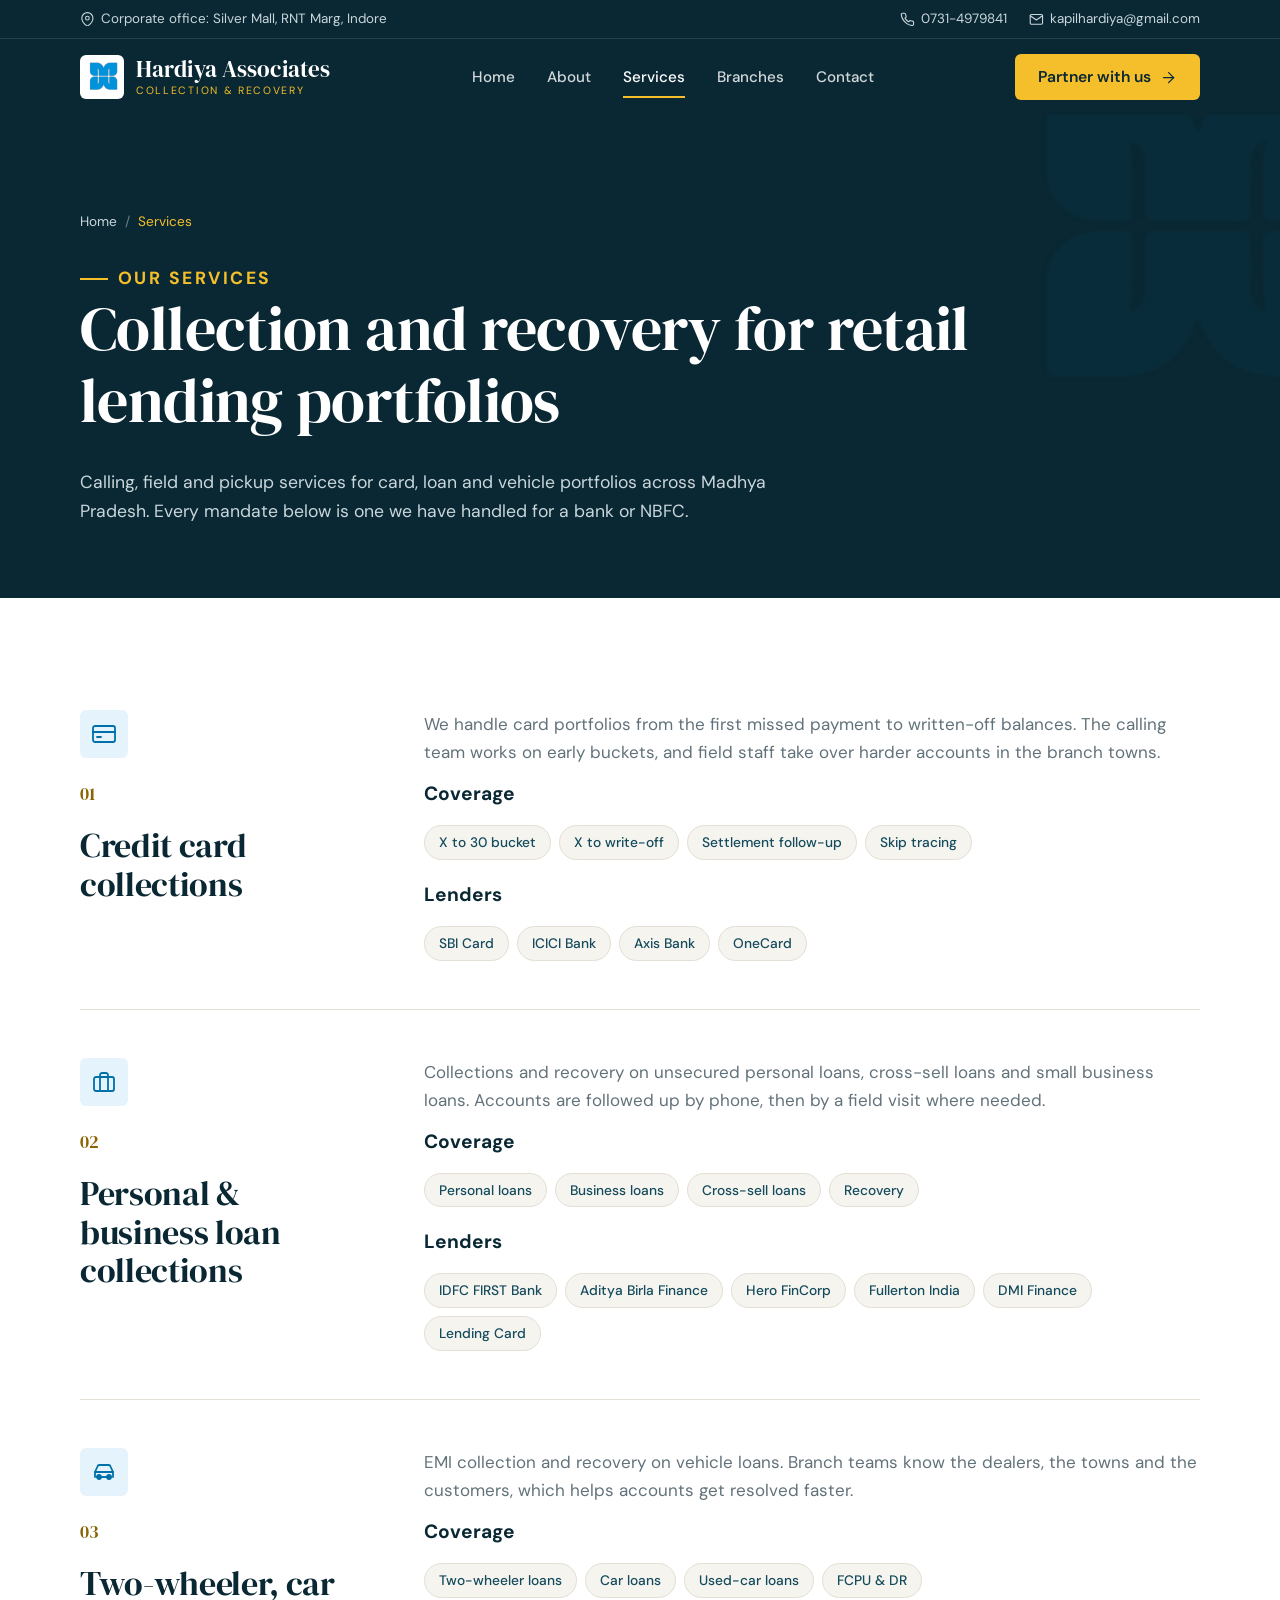
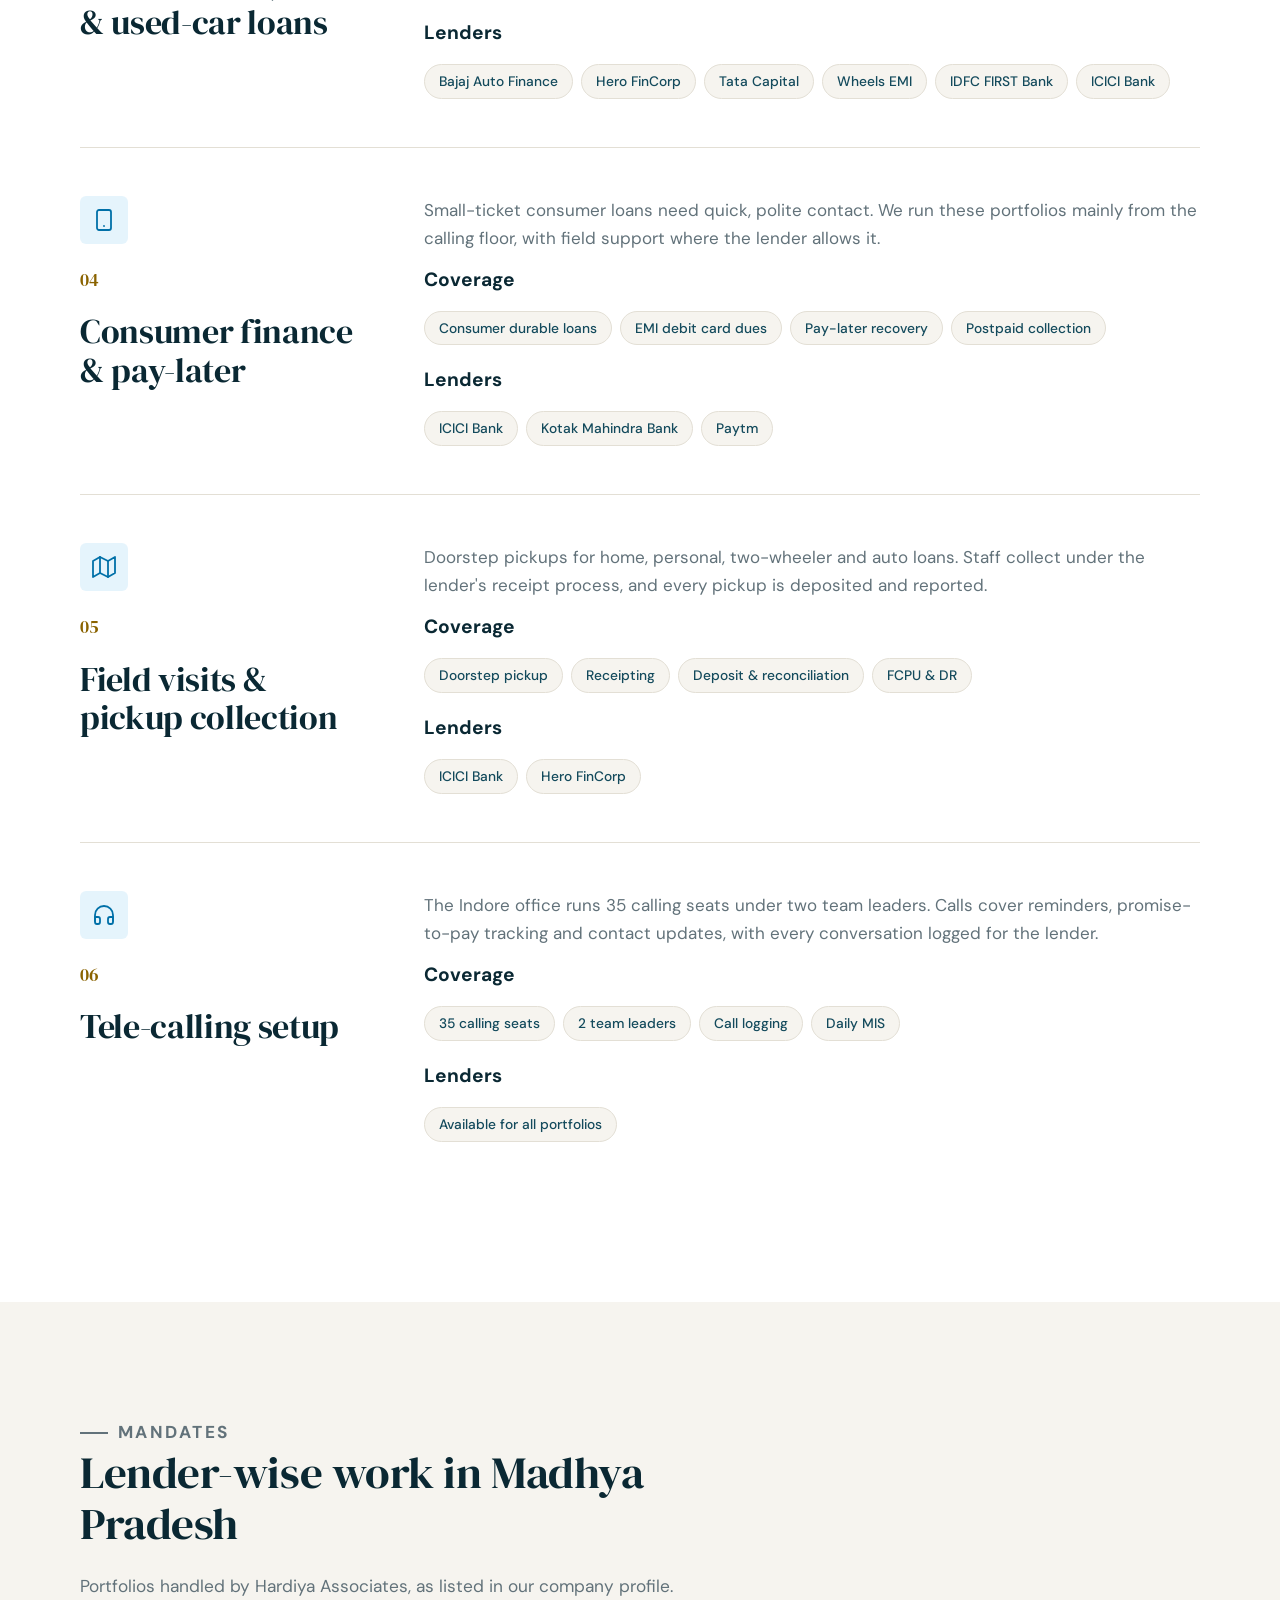
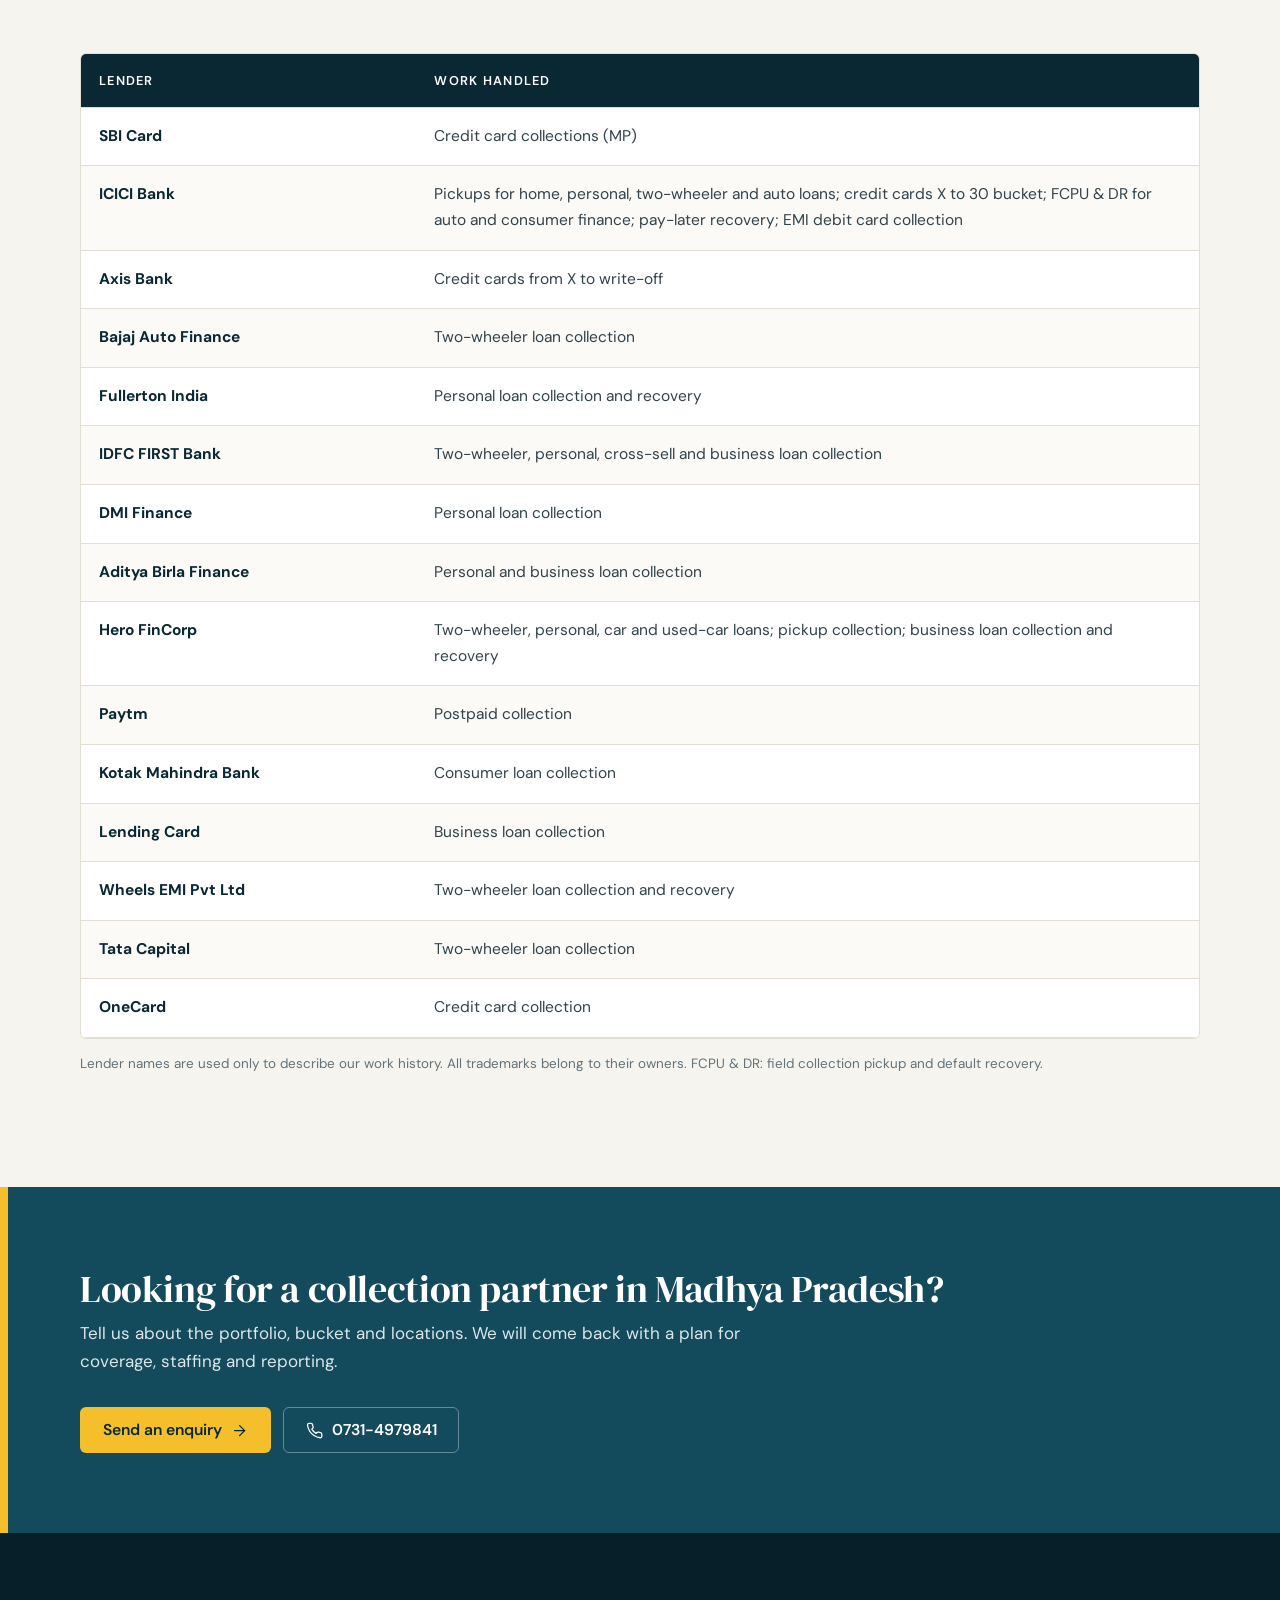
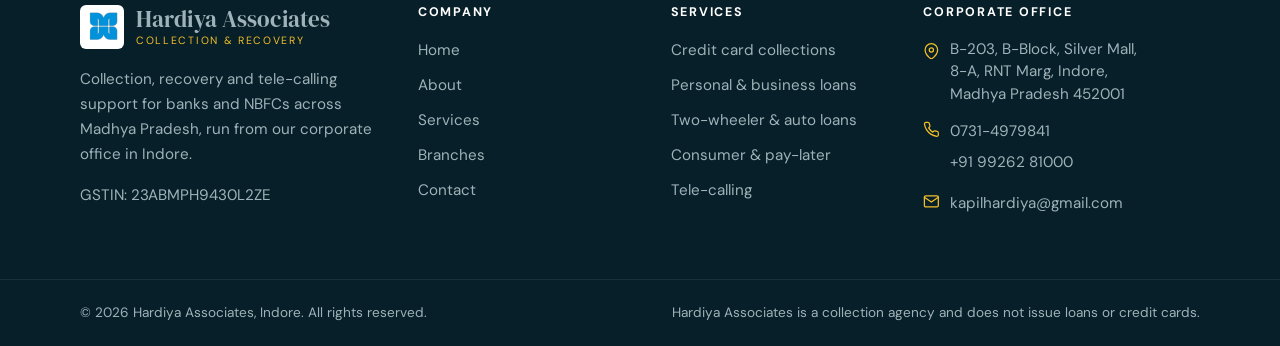
<file: services.html>
<!DOCTYPE html>
<html lang="en-IN">
<head>
  <meta charset="utf-8">
  <meta name="viewport" content="width=device-width, initial-scale=1">
  <title>Collection Services for Banks & NBFCs in MP | Hardiya Associates</title>
  <meta name="description" content="Credit card, personal loan, business loan, two-wheeler, auto and consumer finance collections, plus field pickups and a 35-seat tele-calling floor in Indore.">
  <meta name="robots" content="index, follow">
  <link rel="canonical" href="https://migtitech.github.io/testnew/services.html">
  <meta name="theme-color" content="#0a2833">
  <meta name="format-detection" content="telephone=no">
  <meta name="geo.region" content="IN-MP">
  <meta name="geo.placename" content="Indore">
  <meta name="geo.position" content="22.716371536254883;75.87419128417969">

  <meta property="og:type" content="website">
  <meta property="og:site_name" content="Hardiya Associates">
  <meta property="og:locale" content="en_IN">
  <meta property="og:title" content="Collection Services for Banks & NBFCs in MP | Hardiya Associates">
  <meta property="og:description" content="Credit card, personal loan, business loan, two-wheeler, auto and consumer finance collections, plus field pickups and a 35-seat tele-calling floor in Indore.">
  <meta property="og:url" content="https://migtitech.github.io/testnew/services.html">
  <meta property="og:image" content="https://migtitech.github.io/testnew/assets/img/og-image.jpg">
  <meta property="og:image:width" content="1200">
  <meta property="og:image:height" content="630">
  <meta name="twitter:card" content="summary_large_image">

  <link rel="icon" href="favicon.ico" sizes="48x48">
  <link rel="icon" href="assets/img/icon-192.png" type="image/png" sizes="192x192">
  <link rel="apple-touch-icon" href="apple-touch-icon.png">
  <link rel="manifest" href="site.webmanifest">

  <link rel="preconnect" href="https://fonts.googleapis.com">
  <link rel="preconnect" href="https://fonts.gstatic.com" crossorigin>
  <link rel="stylesheet" href="https://fonts.googleapis.com/css2?family=DM+Sans:opsz,wght@9..40,400;9..40,500;9..40,600;9..40,700&family=DM+Serif+Display:ital@0;1&display=swap">
  <link rel="stylesheet" href="assets/css/main.css">
  <script type="application/ld+json">{"@context":"https://schema.org","@graph":[{"@type":["FinancialService","LocalBusiness"],"@id":"https://migtitech.github.io/testnew/#organization","name":"Hardiya Associates","url":"https://migtitech.github.io/testnew/","logo":"https://migtitech.github.io/testnew/assets/img/icon-512.png","image":"https://migtitech.github.io/testnew/assets/img/og-image.jpg","description":"Loan collection and recovery agency for banks and NBFCs, with a corporate office in Indore and branches across Madhya Pradesh.","email":"kapilhardiya@gmail.com","telephone":"+917314979841","founder":{"@type":"Person","name":"Kapil Hardiya"},"address":{"@type":"PostalAddress","streetAddress":"B-203, B-Block, Silver Mall, 8-A, RNT Marg","addressLocality":"Indore","addressRegion":"Madhya Pradesh","postalCode":"452001","addressCountry":"IN"},"geo":{"@type":"GeoCoordinates","latitude":22.716371536254883,"longitude":75.87419128417969},"hasMap":"https://maps.google.com/maps?q=22.716371536254883%2C75.87419128417969&z=17&hl=en","areaServed":{"@type":"State","name":"Madhya Pradesh"},"contactPoint":[{"@type":"ContactPoint","telephone":"+917314979841","contactType":"customer service","areaServed":"IN","availableLanguage":["English","Hindi"]}]},{"@type":"WebSite","@id":"https://migtitech.github.io/testnew/#website","url":"https://migtitech.github.io/testnew/","name":"Hardiya Associates","publisher":{"@id":"https://migtitech.github.io/testnew/#organization"},"inLanguage":"en-IN"},{"@type":"BreadcrumbList","itemListElement":[{"@type":"ListItem","position":1,"name":"Home","item":"https://migtitech.github.io/testnew/"},{"@type":"ListItem","position":2,"name":"Services","item":"https://migtitech.github.io/testnew/services.html"}]},{"@type":"ItemList","name":"Collection services","itemListElement":[{"@type":"ListItem","position":1,"item":{"@type":"Service","name":"Credit card collections","serviceType":"Debt collection","provider":{"@id":"https://migtitech.github.io/testnew/#organization"},"areaServed":"Madhya Pradesh","url":"https://migtitech.github.io/testnew/services.html#credit-cards"}},{"@type":"ListItem","position":2,"item":{"@type":"Service","name":"Personal & business loan collections","serviceType":"Debt collection","provider":{"@id":"https://migtitech.github.io/testnew/#organization"},"areaServed":"Madhya Pradesh","url":"https://migtitech.github.io/testnew/services.html#retail-loans"}},{"@type":"ListItem","position":3,"item":{"@type":"Service","name":"Two-wheeler, car & used-car loans","serviceType":"Debt collection","provider":{"@id":"https://migtitech.github.io/testnew/#organization"},"areaServed":"Madhya Pradesh","url":"https://migtitech.github.io/testnew/services.html#vehicle-loans"}},{"@type":"ListItem","position":4,"item":{"@type":"Service","name":"Consumer finance & pay-later","serviceType":"Debt collection","provider":{"@id":"https://migtitech.github.io/testnew/#organization"},"areaServed":"Madhya Pradesh","url":"https://migtitech.github.io/testnew/services.html#consumer"}},{"@type":"ListItem","position":5,"item":{"@type":"Service","name":"Field visits & pickup collection","serviceType":"Debt collection","provider":{"@id":"https://migtitech.github.io/testnew/#organization"},"areaServed":"Madhya Pradesh","url":"https://migtitech.github.io/testnew/services.html#field"}},{"@type":"ListItem","position":6,"item":{"@type":"Service","name":"Tele-calling setup","serviceType":"Debt collection","provider":{"@id":"https://migtitech.github.io/testnew/#organization"},"areaServed":"Madhya Pradesh","url":"https://migtitech.github.io/testnew/services.html#tele-calling"}}]}]}</script>
</head>
<body>
  <a class="skip" href="#main">Skip to content</a>

  <div class="topbar">
    <div class="wrap">
      <span class="topbar-left"><svg class="icon" viewBox="0 0 24 24" aria-hidden="true" focusable="false"><path d="M21 10c0 7-9 13-9 13s-9-6-9-13a9 9 0 0 1 18 0z"/><circle cx="12" cy="10" r="3"/></svg> Corporate office: Silver Mall, RNT Marg, Indore</span>
      <div class="topbar-right">
        <a href="tel:+917314979841"><svg class="icon" viewBox="0 0 24 24" aria-hidden="true" focusable="false"><path d="M22 16.92v3a2 2 0 0 1-2.18 2 19.8 19.8 0 0 1-8.63-3.07 19.5 19.5 0 0 1-6-6A19.8 19.8 0 0 1 2.12 4.18 2 2 0 0 1 4.11 2h3a2 2 0 0 1 2 1.72c.13.96.36 1.9.7 2.81a2 2 0 0 1-.45 2.11L8.09 9.91a16 16 0 0 0 6 6l1.27-1.27a2 2 0 0 1 2.11-.45c.91.34 1.85.57 2.81.7A2 2 0 0 1 22 16.92z"/></svg> 0731-4979841</a>
        <a href="mailto:kapilhardiya@gmail.com"><svg class="icon" viewBox="0 0 24 24" aria-hidden="true" focusable="false"><path d="M4 4h16c1.1 0 2 .9 2 2v12c0 1.1-.9 2-2 2H4c-1.1 0-2-.9-2-2V6c0-1.1.9-2 2-2z"/><polyline points="22,6 12,13 2,6"/></svg> kapilhardiya@gmail.com</a>
      </div>
    </div>
  </div>

  <header class="header">
    <div class="wrap">
      <a class="brand" href="index.html" aria-label="Hardiya Associates home">
        <span class="brand-mark"><img src="assets/img/logo-mark.webp" width="32" height="32" alt=""></span>
        <span class="brand-name">Hardiya Associates<small>Collection &amp; Recovery</small></span>
      </a>
      <nav class="nav" id="site-nav" aria-label="Main">
        <ul>
          <li><a href="index.html">Home</a></li>
          <li><a href="about.html">About</a></li>
          <li><a href="services.html" aria-current="page">Services</a></li>
          <li><a href="network.html">Branches</a></li>
          <li><a href="contact.html">Contact</a></li>
          <li class="nav-cta"><a class="btn btn-gold" href="contact.html">Partner with us</a></li>
        </ul>
      </nav>
      <div class="header-cta">
        <a class="btn btn-gold" href="contact.html">Partner with us <svg class="icon" viewBox="0 0 24 24" aria-hidden="true" focusable="false"><line x1="5" y1="12" x2="19" y2="12"/><polyline points="12 5 19 12 12 19"/></svg></a>
        <button class="menu-btn" type="button" aria-controls="site-nav" aria-expanded="false">
          <span class="sr-only">Menu</span><span></span><span></span><span></span>
        </button>
      </div>
    </div>
  </header>

    <section class="page-hero">
      <div class="wrap">
        <nav class="crumbs" aria-label="Breadcrumb">
          <ol><li><a href="index.html">Home</a></li><li><span aria-current="page">Services</span></li></ol>
        </nav>
        <p class="eyebrow">Our services</p>
        <h1>Collection and recovery for retail lending portfolios</h1>
        <p>Calling, field and pickup services for card, loan and vehicle portfolios across Madhya Pradesh. Every mandate below is one we have handled for a bank or NBFC.</p>
      </div>
    </section>

  <main id="main">
    <section class="section">
      <div class="wrap">
        <article class="svc" id="credit-cards">
          <div>
            <div class="card-icon"><svg class="icon" viewBox="0 0 24 24" aria-hidden="true" focusable="false"><rect x="1" y="4" width="22" height="16" rx="2"/><line x1="1" y1="10" x2="23" y2="10"/><line x1="5" y1="15" x2="9" y2="15"/></svg></div>
            <p class="svc-num">01</p>
            <h2>Credit card collections</h2>
          </div>
          <div class="svc-body">
            <p>We handle card portfolios from the first missed payment to written-off balances. The calling team works on early buckets, and field staff take over harder accounts in the branch towns.</p>
            <h3>Coverage</h3>
            <ul class="tags"><li>X to 30 bucket</li><li>X to write-off</li><li>Settlement follow-up</li><li>Skip tracing</li></ul>
            <h3 style="margin-top:24px">Lenders</h3>
            <ul class="tags"><li>SBI Card</li><li>ICICI Bank</li><li>Axis Bank</li><li>OneCard</li></ul>
          </div>
        </article>
        <article class="svc" id="retail-loans">
          <div>
            <div class="card-icon"><svg class="icon" viewBox="0 0 24 24" aria-hidden="true" focusable="false"><rect x="2" y="7" width="20" height="14" rx="2"/><path d="M16 21V5a2 2 0 0 0-2-2h-4a2 2 0 0 0-2 2v16"/></svg></div>
            <p class="svc-num">02</p>
            <h2>Personal &amp; business loan collections</h2>
          </div>
          <div class="svc-body">
            <p>Collections and recovery on unsecured personal loans, cross-sell loans and small business loans. Accounts are followed up by phone, then by a field visit where needed.</p>
            <h3>Coverage</h3>
            <ul class="tags"><li>Personal loans</li><li>Business loans</li><li>Cross-sell loans</li><li>Recovery</li></ul>
            <h3 style="margin-top:24px">Lenders</h3>
            <ul class="tags"><li>IDFC FIRST Bank</li><li>Aditya Birla Finance</li><li>Hero FinCorp</li><li>Fullerton India</li><li>DMI Finance</li><li>Lending Card</li></ul>
          </div>
        </article>
        <article class="svc" id="vehicle-loans">
          <div>
            <div class="card-icon"><svg class="icon" viewBox="0 0 24 24" aria-hidden="true" focusable="false"><path d="M5 17h14M3 17v-5l2.5-5.5A2 2 0 0 1 7.3 5h9.4a2 2 0 0 1 1.8 1.5L21 12v5"/><line x1="3" y1="12" x2="21" y2="12"/><circle cx="7" cy="17" r="2"/><circle cx="17" cy="17" r="2"/></svg></div>
            <p class="svc-num">03</p>
            <h2>Two-wheeler, car &amp; used-car loans</h2>
          </div>
          <div class="svc-body">
            <p>EMI collection and recovery on vehicle loans. Branch teams know the dealers, the towns and the customers, which helps accounts get resolved faster.</p>
            <h3>Coverage</h3>
            <ul class="tags"><li>Two-wheeler loans</li><li>Car loans</li><li>Used-car loans</li><li>FCPU &amp; DR</li></ul>
            <h3 style="margin-top:24px">Lenders</h3>
            <ul class="tags"><li>Bajaj Auto Finance</li><li>Hero FinCorp</li><li>Tata Capital</li><li>Wheels EMI</li><li>IDFC FIRST Bank</li><li>ICICI Bank</li></ul>
          </div>
        </article>
        <article class="svc" id="consumer">
          <div>
            <div class="card-icon"><svg class="icon" viewBox="0 0 24 24" aria-hidden="true" focusable="false"><rect x="5" y="2" width="14" height="20" rx="2"/><line x1="12" y1="18" x2="12.01" y2="18"/></svg></div>
            <p class="svc-num">04</p>
            <h2>Consumer finance &amp; pay-later</h2>
          </div>
          <div class="svc-body">
            <p>Small-ticket consumer loans need quick, polite contact. We run these portfolios mainly from the calling floor, with field support where the lender allows it.</p>
            <h3>Coverage</h3>
            <ul class="tags"><li>Consumer durable loans</li><li>EMI debit card dues</li><li>Pay-later recovery</li><li>Postpaid collection</li></ul>
            <h3 style="margin-top:24px">Lenders</h3>
            <ul class="tags"><li>ICICI Bank</li><li>Kotak Mahindra Bank</li><li>Paytm</li></ul>
          </div>
        </article>
        <article class="svc" id="field">
          <div>
            <div class="card-icon"><svg class="icon" viewBox="0 0 24 24" aria-hidden="true" focusable="false"><polygon points="1 6 1 22 8 18 16 22 23 18 23 2 16 6 8 2 1 6"/><line x1="8" y1="2" x2="8" y2="18"/><line x1="16" y1="6" x2="16" y2="22"/></svg></div>
            <p class="svc-num">05</p>
            <h2>Field visits &amp; pickup collection</h2>
          </div>
          <div class="svc-body">
            <p>Doorstep pickups for home, personal, two-wheeler and auto loans. Staff collect under the lender's receipt process, and every pickup is deposited and reported.</p>
            <h3>Coverage</h3>
            <ul class="tags"><li>Doorstep pickup</li><li>Receipting</li><li>Deposit &amp; reconciliation</li><li>FCPU &amp; DR</li></ul>
            <h3 style="margin-top:24px">Lenders</h3>
            <ul class="tags"><li>ICICI Bank</li><li>Hero FinCorp</li></ul>
          </div>
        </article>
        <article class="svc" id="tele-calling">
          <div>
            <div class="card-icon"><svg class="icon" viewBox="0 0 24 24" aria-hidden="true" focusable="false"><path d="M3 18v-6a9 9 0 0 1 18 0v6"/><path d="M21 19a2 2 0 0 1-2 2h-1a2 2 0 0 1-2-2v-3a2 2 0 0 1 2-2h3zM3 19a2 2 0 0 0 2 2h1a2 2 0 0 0 2-2v-3a2 2 0 0 0-2-2H3z"/></svg></div>
            <p class="svc-num">06</p>
            <h2>Tele-calling setup</h2>
          </div>
          <div class="svc-body">
            <p>The Indore office runs 35 calling seats under two team leaders. Calls cover reminders, promise-to-pay tracking and contact updates, with every conversation logged for the lender.</p>
            <h3>Coverage</h3>
            <ul class="tags"><li>35 calling seats</li><li>2 team leaders</li><li>Call logging</li><li>Daily MIS</li></ul>
            <h3 style="margin-top:24px">Lenders</h3>
            <ul class="tags"><li>Available for all portfolios</li></ul>
          </div>
        </article>
      </div>
    </section>

    <section class="section section-paper">
      <div class="wrap">
        <div class="section-head">
          <p class="eyebrow">Mandates</p>
          <h2>Lender-wise work in Madhya Pradesh</h2>
          <p>Portfolios handled by Hardiya Associates, as listed in our company profile.</p>
        </div>
        <div class="table-scroll">
          <table class="mandates">
            <caption class="sr-only">Lenders and the collection work handled for each</caption>
            <thead><tr><th scope="col">Lender</th><th scope="col">Work handled</th></tr></thead>
            <tbody>
              <tr><th scope="row">SBI Card</th><td>Credit card collections (MP)</td></tr>
              <tr><th scope="row">ICICI Bank</th><td>Pickups for home, personal, two-wheeler and auto loans; credit cards X to 30 bucket; FCPU &amp; DR for auto and consumer finance; pay-later recovery; EMI debit card collection</td></tr>
              <tr><th scope="row">Axis Bank</th><td>Credit cards from X to write-off</td></tr>
              <tr><th scope="row">Bajaj Auto Finance</th><td>Two-wheeler loan collection</td></tr>
              <tr><th scope="row">Fullerton India</th><td>Personal loan collection and recovery</td></tr>
              <tr><th scope="row">IDFC FIRST Bank</th><td>Two-wheeler, personal, cross-sell and business loan collection</td></tr>
              <tr><th scope="row">DMI Finance</th><td>Personal loan collection</td></tr>
              <tr><th scope="row">Aditya Birla Finance</th><td>Personal and business loan collection</td></tr>
              <tr><th scope="row">Hero FinCorp</th><td>Two-wheeler, personal, car and used-car loans; pickup collection; business loan collection and recovery</td></tr>
              <tr><th scope="row">Paytm</th><td>Postpaid collection</td></tr>
              <tr><th scope="row">Kotak Mahindra Bank</th><td>Consumer loan collection</td></tr>
              <tr><th scope="row">Lending Card</th><td>Business loan collection</td></tr>
              <tr><th scope="row">Wheels EMI Pvt Ltd</th><td>Two-wheeler loan collection and recovery</td></tr>
              <tr><th scope="row">Tata Capital</th><td>Two-wheeler loan collection</td></tr>
              <tr><th scope="row">OneCard</th><td>Credit card collection</td></tr>
            </tbody>
          </table>
        </div>
        <p class="form-note">Lender names are used only to describe our work history. All trademarks belong to their owners. FCPU &amp; DR: field collection pickup and default recovery.</p>
      </div>
    </section>

    <section class="cta">
      <div class="wrap">
        <div>
          <h2>Looking for a collection partner in Madhya Pradesh?</h2>
          <p>Tell us about the portfolio, bucket and locations. We will come back with a plan for coverage, staffing and reporting.</p>
        </div>
        <div class="cta-actions">
          <a class="btn btn-gold" href="contact.html">Send an enquiry <svg class="icon" viewBox="0 0 24 24" aria-hidden="true" focusable="false"><line x1="5" y1="12" x2="19" y2="12"/><polyline points="12 5 19 12 12 19"/></svg></a>
          <a class="btn btn-line" href="tel:+917314979841"><svg class="icon" viewBox="0 0 24 24" aria-hidden="true" focusable="false"><path d="M22 16.92v3a2 2 0 0 1-2.18 2 19.8 19.8 0 0 1-8.63-3.07 19.5 19.5 0 0 1-6-6A19.8 19.8 0 0 1 2.12 4.18 2 2 0 0 1 4.11 2h3a2 2 0 0 1 2 1.72c.13.96.36 1.9.7 2.81a2 2 0 0 1-.45 2.11L8.09 9.91a16 16 0 0 0 6 6l1.27-1.27a2 2 0 0 1 2.11-.45c.91.34 1.85.57 2.81.7A2 2 0 0 1 22 16.92z"/></svg> 0731-4979841</a>
        </div>
      </div>
    </section>

  </main>

  <footer class="footer">
    <div class="wrap footer-main">
      <div>
        <a class="brand" href="index.html" aria-label="Hardiya Associates home">
          <span class="brand-mark"><img src="assets/img/logo-mark.webp" width="32" height="32" alt="" loading="lazy"></span>
          <span class="brand-name">Hardiya Associates<small>Collection &amp; Recovery</small></span>
        </a>
        <p>Collection, recovery and tele-calling support for banks and NBFCs across Madhya Pradesh, run from our corporate office in Indore.</p>
        <p>GSTIN: 23ABMPH9430L2ZE</p>
      </div>
      <div>
        <h2>Company</h2>
        <ul>
            <li><a href="index.html">Home</a></li>
            <li><a href="about.html">About</a></li>
            <li><a href="services.html">Services</a></li>
            <li><a href="network.html">Branches</a></li>
            <li><a href="contact.html">Contact</a></li>
        </ul>
      </div>
      <div>
        <h2>Services</h2>
        <ul>
          <li><a href="services.html#credit-cards">Credit card collections</a></li>
          <li><a href="services.html#retail-loans">Personal &amp; business loans</a></li>
          <li><a href="services.html#vehicle-loans">Two-wheeler &amp; auto loans</a></li>
          <li><a href="services.html#consumer">Consumer &amp; pay-later</a></li>
          <li><a href="services.html#tele-calling">Tele-calling</a></li>
        </ul>
      </div>
      <div>
        <h2>Corporate office</h2>
        <ul class="footer-contact">
          <li><svg class="icon" viewBox="0 0 24 24" aria-hidden="true" focusable="false"><path d="M21 10c0 7-9 13-9 13s-9-6-9-13a9 9 0 0 1 18 0z"/><circle cx="12" cy="10" r="3"/></svg><address>B-203, B-Block, Silver Mall,<br>8-A, RNT Marg, Indore,<br>Madhya Pradesh 452001</address></li>
          <li><svg class="icon" viewBox="0 0 24 24" aria-hidden="true" focusable="false"><path d="M22 16.92v3a2 2 0 0 1-2.18 2 19.8 19.8 0 0 1-8.63-3.07 19.5 19.5 0 0 1-6-6A19.8 19.8 0 0 1 2.12 4.18 2 2 0 0 1 4.11 2h3a2 2 0 0 1 2 1.72c.13.96.36 1.9.7 2.81a2 2 0 0 1-.45 2.11L8.09 9.91a16 16 0 0 0 6 6l1.27-1.27a2 2 0 0 1 2.11-.45c.91.34 1.85.57 2.81.7A2 2 0 0 1 22 16.92z"/></svg><span><a href="tel:+917314979841">0731-4979841</a><br><a href="tel:+919926281000">+91 99262 81000</a></span></li>
          <li><svg class="icon" viewBox="0 0 24 24" aria-hidden="true" focusable="false"><path d="M4 4h16c1.1 0 2 .9 2 2v12c0 1.1-.9 2-2 2H4c-1.1 0-2-.9-2-2V6c0-1.1.9-2 2-2z"/><polyline points="22,6 12,13 2,6"/></svg><a href="mailto:kapilhardiya@gmail.com">kapilhardiya@gmail.com</a></li>
        </ul>
      </div>
    </div>
    <div class="footer-bottom">
      <div class="wrap">
        <span>&copy; <span id="year">2026</span> Hardiya Associates, Indore. All rights reserved.</span>
        <span>Hardiya Associates is a collection agency and does not issue loans or credit cards.</span>
      </div>
    </div>
  </footer>

  <a class="call-fab" href="tel:+917314979841"><svg class="icon" viewBox="0 0 24 24" aria-hidden="true" focusable="false"><path d="M22 16.92v3a2 2 0 0 1-2.18 2 19.8 19.8 0 0 1-8.63-3.07 19.5 19.5 0 0 1-6-6A19.8 19.8 0 0 1 2.12 4.18 2 2 0 0 1 4.11 2h3a2 2 0 0 1 2 1.72c.13.96.36 1.9.7 2.81a2 2 0 0 1-.45 2.11L8.09 9.91a16 16 0 0 0 6 6l1.27-1.27a2 2 0 0 1 2.11-.45c.91.34 1.85.57 2.81.7A2 2 0 0 1 22 16.92z"/></svg> Call office</a>
  <script src="assets/js/main.js" defer></script>
</body>
</html>
</file>
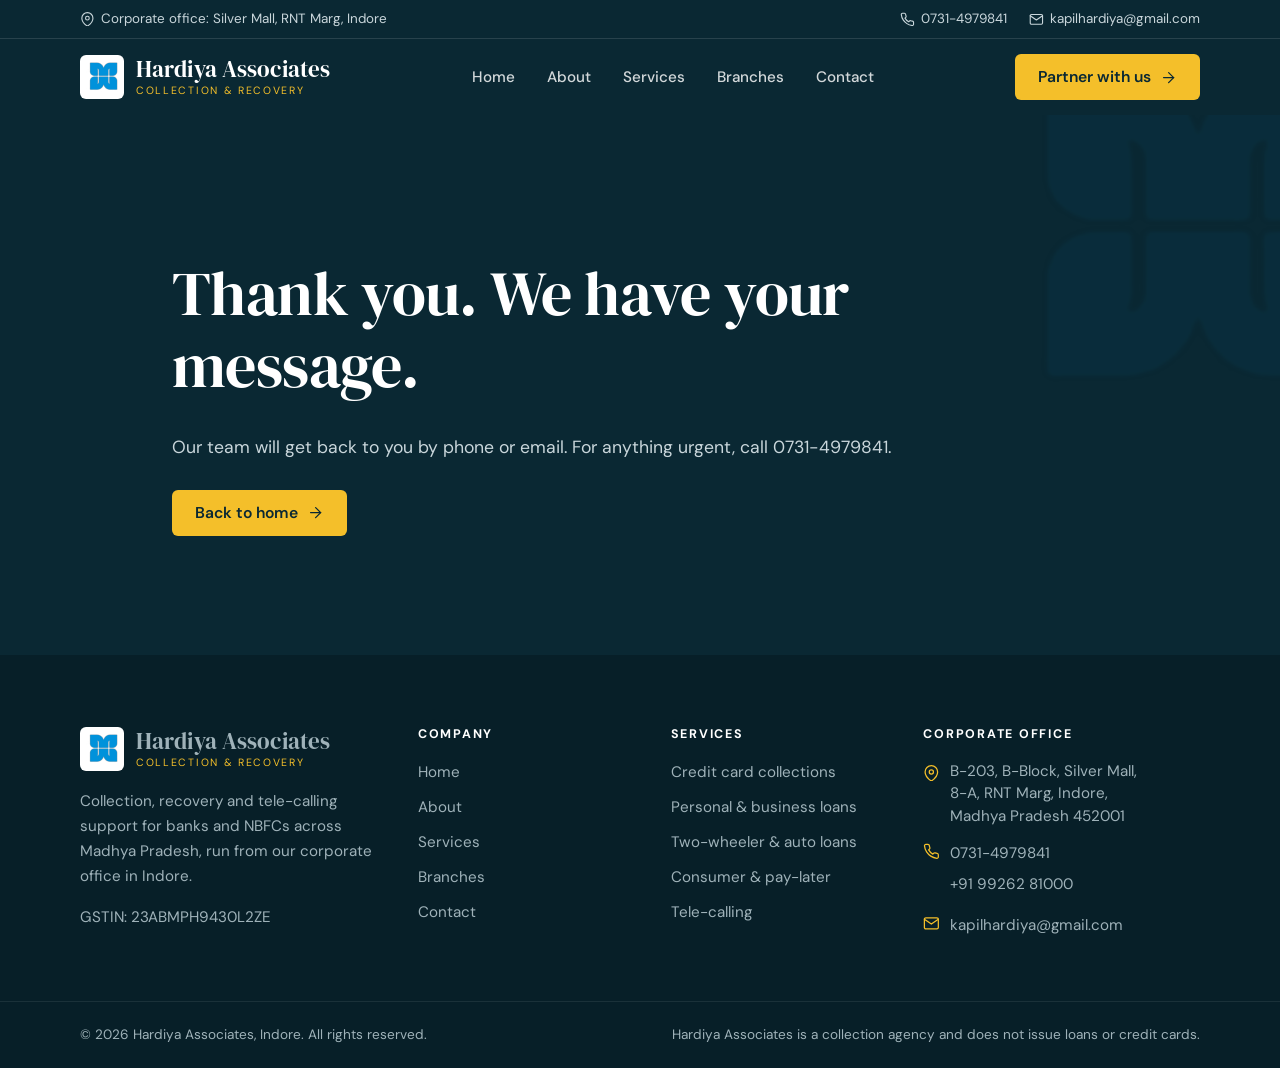
<file: thank-you.html>
<!DOCTYPE html>
<html lang="en-IN">
<head>
  <meta charset="utf-8">
  <meta name="viewport" content="width=device-width, initial-scale=1">
  <title>Thank you | Hardiya Associates</title>
  <meta name="description" content="Our team will get back to you by phone or email. For anything urgent, call 0731-4979841.">
  <meta name="robots" content="noindex, follow">
  <link rel="canonical" href="https://migtitech.github.io/testnew/thank-you.html">
  <meta name="theme-color" content="#0a2833">
  <meta name="format-detection" content="telephone=no">
  <meta name="geo.region" content="IN-MP">
  <meta name="geo.placename" content="Indore">
  <meta name="geo.position" content="22.716371536254883;75.87419128417969">

  <meta property="og:type" content="website">
  <meta property="og:site_name" content="Hardiya Associates">
  <meta property="og:locale" content="en_IN">
  <meta property="og:title" content="Thank you | Hardiya Associates">
  <meta property="og:description" content="Our team will get back to you by phone or email. For anything urgent, call 0731-4979841.">
  <meta property="og:url" content="https://migtitech.github.io/testnew/thank-you.html">
  <meta property="og:image" content="https://migtitech.github.io/testnew/assets/img/og-image.jpg">
  <meta property="og:image:width" content="1200">
  <meta property="og:image:height" content="630">
  <meta name="twitter:card" content="summary_large_image">

  <link rel="icon" href="favicon.ico" sizes="48x48">
  <link rel="icon" href="assets/img/icon-192.png" type="image/png" sizes="192x192">
  <link rel="apple-touch-icon" href="apple-touch-icon.png">
  <link rel="manifest" href="site.webmanifest">

  <link rel="preconnect" href="https://fonts.googleapis.com">
  <link rel="preconnect" href="https://fonts.gstatic.com" crossorigin>
  <link rel="stylesheet" href="https://fonts.googleapis.com/css2?family=DM+Sans:opsz,wght@9..40,400;9..40,500;9..40,600;9..40,700&family=DM+Serif+Display:ital@0;1&display=swap">
  <link rel="stylesheet" href="assets/css/main.css">
  <script type="application/ld+json">{"@context":"https://schema.org","@graph":[{"@type":["FinancialService","LocalBusiness"],"@id":"https://migtitech.github.io/testnew/#organization","name":"Hardiya Associates","url":"https://migtitech.github.io/testnew/","logo":"https://migtitech.github.io/testnew/assets/img/icon-512.png","image":"https://migtitech.github.io/testnew/assets/img/og-image.jpg","description":"Loan collection and recovery agency for banks and NBFCs, with a corporate office in Indore and branches across Madhya Pradesh.","email":"kapilhardiya@gmail.com","telephone":"+917314979841","founder":{"@type":"Person","name":"Kapil Hardiya"},"address":{"@type":"PostalAddress","streetAddress":"B-203, B-Block, Silver Mall, 8-A, RNT Marg","addressLocality":"Indore","addressRegion":"Madhya Pradesh","postalCode":"452001","addressCountry":"IN"},"geo":{"@type":"GeoCoordinates","latitude":22.716371536254883,"longitude":75.87419128417969},"hasMap":"https://maps.google.com/maps?q=22.716371536254883%2C75.87419128417969&z=17&hl=en","areaServed":{"@type":"State","name":"Madhya Pradesh"},"contactPoint":[{"@type":"ContactPoint","telephone":"+917314979841","contactType":"customer service","areaServed":"IN","availableLanguage":["English","Hindi"]}]},{"@type":"WebSite","@id":"https://migtitech.github.io/testnew/#website","url":"https://migtitech.github.io/testnew/","name":"Hardiya Associates","publisher":{"@id":"https://migtitech.github.io/testnew/#organization"},"inLanguage":"en-IN"}]}</script>
</head>
<body>
  <a class="skip" href="#main">Skip to content</a>

  <div class="topbar">
    <div class="wrap">
      <span class="topbar-left"><svg class="icon" viewBox="0 0 24 24" aria-hidden="true" focusable="false"><path d="M21 10c0 7-9 13-9 13s-9-6-9-13a9 9 0 0 1 18 0z"/><circle cx="12" cy="10" r="3"/></svg> Corporate office: Silver Mall, RNT Marg, Indore</span>
      <div class="topbar-right">
        <a href="tel:+917314979841"><svg class="icon" viewBox="0 0 24 24" aria-hidden="true" focusable="false"><path d="M22 16.92v3a2 2 0 0 1-2.18 2 19.8 19.8 0 0 1-8.63-3.07 19.5 19.5 0 0 1-6-6A19.8 19.8 0 0 1 2.12 4.18 2 2 0 0 1 4.11 2h3a2 2 0 0 1 2 1.72c.13.96.36 1.9.7 2.81a2 2 0 0 1-.45 2.11L8.09 9.91a16 16 0 0 0 6 6l1.27-1.27a2 2 0 0 1 2.11-.45c.91.34 1.85.57 2.81.7A2 2 0 0 1 22 16.92z"/></svg> 0731-4979841</a>
        <a href="mailto:kapilhardiya@gmail.com"><svg class="icon" viewBox="0 0 24 24" aria-hidden="true" focusable="false"><path d="M4 4h16c1.1 0 2 .9 2 2v12c0 1.1-.9 2-2 2H4c-1.1 0-2-.9-2-2V6c0-1.1.9-2 2-2z"/><polyline points="22,6 12,13 2,6"/></svg> kapilhardiya@gmail.com</a>
      </div>
    </div>
  </div>

  <header class="header">
    <div class="wrap">
      <a class="brand" href="index.html" aria-label="Hardiya Associates home">
        <span class="brand-mark"><img src="assets/img/logo-mark.webp" width="32" height="32" alt=""></span>
        <span class="brand-name">Hardiya Associates<small>Collection &amp; Recovery</small></span>
      </a>
      <nav class="nav" id="site-nav" aria-label="Main">
        <ul>
          <li><a href="index.html">Home</a></li>
          <li><a href="about.html">About</a></li>
          <li><a href="services.html">Services</a></li>
          <li><a href="network.html">Branches</a></li>
          <li><a href="contact.html">Contact</a></li>
          <li class="nav-cta"><a class="btn btn-gold" href="contact.html">Partner with us</a></li>
        </ul>
      </nav>
      <div class="header-cta">
        <a class="btn btn-gold" href="contact.html">Partner with us <svg class="icon" viewBox="0 0 24 24" aria-hidden="true" focusable="false"><line x1="5" y1="12" x2="19" y2="12"/><polyline points="12 5 19 12 12 19"/></svg></a>
        <button class="menu-btn" type="button" aria-controls="site-nav" aria-expanded="false">
          <span class="sr-only">Menu</span><span></span><span></span><span></span>
        </button>
      </div>
    </div>
  </header>

  <main id="main">
    <section class="page-hero" style="min-height:60vh;display:flex;align-items:center">
      <div class="wrap">
        <h1>Thank you. We have your message.</h1>
        <p>Our team will get back to you by phone or email. For anything urgent, call 0731-4979841.</p>
        <p style="margin-top:28px"><a class="btn btn-gold" href="index.html">Back to home <svg class="icon" viewBox="0 0 24 24" aria-hidden="true" focusable="false"><line x1="5" y1="12" x2="19" y2="12"/><polyline points="12 5 19 12 12 19"/></svg></a></p>
      </div>
    </section>
  </main>

  <footer class="footer">
    <div class="wrap footer-main">
      <div>
        <a class="brand" href="index.html" aria-label="Hardiya Associates home">
          <span class="brand-mark"><img src="assets/img/logo-mark.webp" width="32" height="32" alt="" loading="lazy"></span>
          <span class="brand-name">Hardiya Associates<small>Collection &amp; Recovery</small></span>
        </a>
        <p>Collection, recovery and tele-calling support for banks and NBFCs across Madhya Pradesh, run from our corporate office in Indore.</p>
        <p>GSTIN: 23ABMPH9430L2ZE</p>
      </div>
      <div>
        <h2>Company</h2>
        <ul>
            <li><a href="index.html">Home</a></li>
            <li><a href="about.html">About</a></li>
            <li><a href="services.html">Services</a></li>
            <li><a href="network.html">Branches</a></li>
            <li><a href="contact.html">Contact</a></li>
        </ul>
      </div>
      <div>
        <h2>Services</h2>
        <ul>
          <li><a href="services.html#credit-cards">Credit card collections</a></li>
          <li><a href="services.html#retail-loans">Personal &amp; business loans</a></li>
          <li><a href="services.html#vehicle-loans">Two-wheeler &amp; auto loans</a></li>
          <li><a href="services.html#consumer">Consumer &amp; pay-later</a></li>
          <li><a href="services.html#tele-calling">Tele-calling</a></li>
        </ul>
      </div>
      <div>
        <h2>Corporate office</h2>
        <ul class="footer-contact">
          <li><svg class="icon" viewBox="0 0 24 24" aria-hidden="true" focusable="false"><path d="M21 10c0 7-9 13-9 13s-9-6-9-13a9 9 0 0 1 18 0z"/><circle cx="12" cy="10" r="3"/></svg><address>B-203, B-Block, Silver Mall,<br>8-A, RNT Marg, Indore,<br>Madhya Pradesh 452001</address></li>
          <li><svg class="icon" viewBox="0 0 24 24" aria-hidden="true" focusable="false"><path d="M22 16.92v3a2 2 0 0 1-2.18 2 19.8 19.8 0 0 1-8.63-3.07 19.5 19.5 0 0 1-6-6A19.8 19.8 0 0 1 2.12 4.18 2 2 0 0 1 4.11 2h3a2 2 0 0 1 2 1.72c.13.96.36 1.9.7 2.81a2 2 0 0 1-.45 2.11L8.09 9.91a16 16 0 0 0 6 6l1.27-1.27a2 2 0 0 1 2.11-.45c.91.34 1.85.57 2.81.7A2 2 0 0 1 22 16.92z"/></svg><span><a href="tel:+917314979841">0731-4979841</a><br><a href="tel:+919926281000">+91 99262 81000</a></span></li>
          <li><svg class="icon" viewBox="0 0 24 24" aria-hidden="true" focusable="false"><path d="M4 4h16c1.1 0 2 .9 2 2v12c0 1.1-.9 2-2 2H4c-1.1 0-2-.9-2-2V6c0-1.1.9-2 2-2z"/><polyline points="22,6 12,13 2,6"/></svg><a href="mailto:kapilhardiya@gmail.com">kapilhardiya@gmail.com</a></li>
        </ul>
      </div>
    </div>
    <div class="footer-bottom">
      <div class="wrap">
        <span>&copy; <span id="year">2026</span> Hardiya Associates, Indore. All rights reserved.</span>
        <span>Hardiya Associates is a collection agency and does not issue loans or credit cards.</span>
      </div>
    </div>
  </footer>

  <a class="call-fab" href="tel:+917314979841"><svg class="icon" viewBox="0 0 24 24" aria-hidden="true" focusable="false"><path d="M22 16.92v3a2 2 0 0 1-2.18 2 19.8 19.8 0 0 1-8.63-3.07 19.5 19.5 0 0 1-6-6A19.8 19.8 0 0 1 2.12 4.18 2 2 0 0 1 4.11 2h3a2 2 0 0 1 2 1.72c.13.96.36 1.9.7 2.81a2 2 0 0 1-.45 2.11L8.09 9.91a16 16 0 0 0 6 6l1.27-1.27a2 2 0 0 1 2.11-.45c.91.34 1.85.57 2.81.7A2 2 0 0 1 22 16.92z"/></svg> Call office</a>
  <script src="assets/js/main.js" defer></script>
</body>
</html>
</file>
<file: assets/css/main.css>
/* Hardiya Associates — main stylesheet
   Palette taken from the company profile: deep teal, logo blue, signal gold. */

:root {
  --ink: #0a2833;
  --ink-2: #0f3743;
  --teal: #134a5c;
  --blue: #0092db;
  --blue-d: #0070a8;
  --gold: #f4bf2a;
  --gold-d: #8a6300;
  --paper: #f6f4ef;
  --white: #ffffff;
  --line: #e3dfd5;
  --line-dark: rgba(255, 255, 255, 0.12);
  --text: #33434b;
  --muted: #62727a;
  --on-dark: #c9d6db;

  --serif: "DM Serif Display", Georgia, "Times New Roman", serif;
  --sans: "DM Sans", system-ui, -apple-system, "Segoe UI", Roboto, sans-serif;

  --wrap: 1200px;
  --gutter: clamp(16px, 4vw, 40px);
  --radius: 6px;
  --shadow: 0 18px 40px -18px rgba(10, 40, 51, 0.35);
}

*, *::before, *::after { box-sizing: border-box; }
html { -webkit-text-size-adjust: 100%; scroll-behavior: smooth; }
body {
  margin: 0;
  font-family: var(--sans);
  font-size: 17px;
  line-height: 1.65;
  color: var(--text);
  background: var(--white);
  -webkit-font-smoothing: antialiased;
  overflow-x: hidden;
}
img { max-width: 100%; height: auto; display: block; }
a { color: var(--blue-d); text-decoration-thickness: 1px; text-underline-offset: 3px; }
a:hover { color: var(--teal); }
h1, h2, h3, h4 { color: var(--ink); margin: 0 0 .5em; line-height: 1.15; }
h1, h2 { font-family: var(--serif); font-weight: 400; letter-spacing: -0.01em; }
h1 { font-size: clamp(2.3rem, 5vw, 3.9rem); }
h2 { font-size: clamp(1.9rem, 3.6vw, 2.8rem); }
h3 { font-size: 1.2rem; font-weight: 700; }
h4 { font-size: 1rem; font-weight: 700; }
p { margin: 0 0 1em; }
ul { padding-left: 1.2em; }
:focus-visible { outline: 3px solid var(--gold); outline-offset: 2px; }

.wrap { max-width: var(--wrap); margin: 0 auto; padding: 0 var(--gutter); }
.skip { position: absolute; left: -9999px; top: 0; background: var(--gold); color: var(--ink); padding: 10px 16px; z-index: 100; }
.skip:focus { left: 8px; top: 8px; }
.sr-only { position: absolute; width: 1px; height: 1px; overflow: hidden; clip: rect(0 0 0 0); white-space: nowrap; }
.icon { width: 1.1em; height: 1.1em; flex: none; fill: none; stroke: currentColor; stroke-width: 1.8; stroke-linecap: round; stroke-linejoin: round; }

/* ---------- Buttons ---------- */
.btn {
  display: inline-flex; align-items: center; gap: .55em;
  padding: .85em 1.4em; border-radius: var(--radius);
  font: 600 .98rem/1 var(--sans); text-decoration: none;
  border: 1.5px solid transparent; cursor: pointer;
  transition: background-color .2s, color .2s, border-color .2s, transform .2s;
}
.btn:hover { transform: translateY(-1px); }
.btn-gold { background: var(--gold); color: var(--ink); }
.btn-gold:hover { background: #ffd24f; color: var(--ink); }
.btn-ink { background: var(--ink); color: #fff; }
.btn-ink:hover { background: var(--teal); color: #fff; }
.btn-line { border-color: rgba(255,255,255,.35); color: #fff; }
.btn-line:hover { border-color: #fff; color: #fff; }
.btn-line-dark { border-color: var(--ink); color: var(--ink); }
.btn-line-dark:hover { background: var(--ink); color: #fff; }

/* ---------- Top bar + header ---------- */
.topbar { background: var(--ink); color: var(--on-dark); font-size: .84rem; border-bottom: 1px solid var(--line-dark); }
.topbar .wrap { display: flex; justify-content: space-between; gap: 16px; padding-top: 8px; padding-bottom: 8px; }
.topbar a { color: var(--on-dark); text-decoration: none; }
.topbar a:hover { color: #fff; }
.topbar span, .topbar a { display: inline-flex; align-items: center; gap: 6px; }
.topbar-right { display: flex; gap: 22px; }

.header { position: sticky; top: 0; z-index: 50; background: var(--ink); transition: box-shadow .25s; }
.header.is-scrolled { box-shadow: 0 6px 24px rgba(0,0,0,.25); }
.header .wrap { display: flex; align-items: center; justify-content: space-between; height: 76px; gap: 24px; }

.brand { display: flex; align-items: center; gap: 12px; text-decoration: none; color: #fff; }
.brand:hover { color: #fff; }
.brand-mark { width: 44px; height: 44px; background: #fff; border-radius: var(--radius); display: grid; place-items: center; flex: none; }
.brand-mark img { width: 32px; height: 32px; }
.brand-name { font-family: var(--serif); font-size: 1.45rem; line-height: 1; letter-spacing: .005em; }
.brand-name small { display: block; font-family: var(--sans); font-size: .66rem; letter-spacing: .16em; text-transform: uppercase; color: var(--gold); margin-top: 5px; }

.nav ul { list-style: none; margin: 0; padding: 0; display: flex; gap: 4px; }
.nav a {
  display: block; padding: 10px 14px; color: rgba(255,255,255,.82);
  font-size: .95rem; font-weight: 500; text-decoration: none; position: relative;
}
.nav a:hover { color: #fff; }
.nav a[aria-current="page"] { color: #fff; }
.nav a[aria-current="page"]::after {
  content: ""; position: absolute; left: 14px; right: 14px; bottom: 2px; height: 2px; background: var(--gold);
}
.header-cta { display: flex; align-items: center; gap: 12px; }
.menu-btn { display: none; background: none; border: 0; padding: 10px; cursor: pointer; color: #fff; }
.menu-btn span { display: block; width: 24px; height: 2px; background: currentColor; margin: 5px 0; transition: transform .25s, opacity .25s; }
.menu-btn[aria-expanded="true"] span:nth-child(1) { transform: translateY(7px) rotate(45deg); }
.menu-btn[aria-expanded="true"] span:nth-child(2) { opacity: 0; }
.menu-btn[aria-expanded="true"] span:nth-child(3) { transform: translateY(-7px) rotate(-45deg); }

/* ---------- Hero (home) ---------- */
.hero { background: var(--ink); color: var(--on-dark); display: grid; grid-template-columns: 1.05fr .95fr; min-height: 620px; }
.hero-copy { padding: clamp(56px, 8vw, 104px) clamp(16px, 5vw, 72px) clamp(56px, 7vw, 88px) max(var(--gutter), calc((100vw - var(--wrap)) / 2 + var(--gutter))); align-self: center; }
.eyebrow {
  display: inline-flex; align-items: center; gap: 10px;
  font-size: .78rem; font-weight: 700; letter-spacing: .14em; text-transform: uppercase; color: var(--gold-d);
  margin-bottom: 18px;
}
.eyebrow::before { content: ""; width: 28px; height: 2px; background: currentColor; }
.on-dark .eyebrow, .hero .eyebrow, .page-hero .eyebrow { color: var(--gold); }
.hero h1 { color: #fff; margin-bottom: 22px; }
.hero h1 em { font-style: italic; color: var(--gold); }
.hero-lead { font-size: 1.12rem; max-width: 36em; margin-bottom: 32px; }
.hero-actions { display: flex; flex-wrap: wrap; gap: 12px; }
.hero-facts { display: flex; flex-wrap: wrap; gap: 0; margin: 48px 0 0; padding: 26px 0 0; border-top: 1px solid var(--line-dark); list-style: none; }
.hero-facts li { padding-right: 28px; margin-right: 28px; border-right: 1px solid var(--line-dark); }
.hero-facts li:last-child { border-right: 0; margin-right: 0; padding-right: 0; }
.hero-facts strong { display: block; font-family: var(--serif); font-weight: 400; font-size: 2.1rem; color: #fff; line-height: 1.1; }
.hero-facts span { font-size: .86rem; }

.hero-media { position: relative; min-height: 360px; }
.hero-media picture, .hero-media img { position: absolute; inset: 0; width: 100%; height: 100%; object-fit: cover; }
.hero-media::after { content: ""; position: absolute; inset: 0; background: linear-gradient(90deg, rgba(10,40,51,.45), rgba(10,40,51,0) 35%); }
.hero-card {
  position: absolute; left: -36px; bottom: 44px; z-index: 2;
  background: #fff; color: var(--text); border-radius: var(--radius); padding: 18px 22px;
  box-shadow: var(--shadow); max-width: 290px; border-left: 4px solid var(--gold);
}
.hero-card strong { display: block; color: var(--ink); font-size: 1rem; }
.hero-card span { font-size: .88rem; color: var(--muted); }

/* ---------- Page hero (inner pages) ---------- */
.page-hero { background: var(--ink); color: var(--on-dark); padding: clamp(56px, 8vw, 96px) 0 clamp(48px, 6vw, 72px); position: relative; overflow: hidden; }
.page-hero::after {
  content: ""; position: absolute; right: -80px; top: -60px; width: 360px; height: 360px;
  background: url("../img/logo-mark.png") center/contain no-repeat; opacity: .05;
}
.page-hero h1 { color: #fff; max-width: 15em; }
.page-hero p { max-width: 42em; font-size: 1.1rem; margin: 0; }
.crumbs { font-size: .85rem; margin-bottom: 26px; }
.crumbs ol { list-style: none; padding: 0; margin: 0; display: flex; flex-wrap: wrap; gap: 8px; }
.crumbs li + li::before { content: "/"; margin-right: 8px; opacity: .5; }
.crumbs a { color: var(--on-dark); text-decoration: none; }
.crumbs a:hover { color: #fff; }
.crumbs [aria-current] { color: var(--gold); }

/* ---------- Sections ---------- */
.section { padding: clamp(64px, 9vw, 112px) 0; }
.section-paper { background: var(--paper); }
.section-ink { background: var(--ink); color: var(--on-dark); }
.section-ink h2, .section-ink h3 { color: #fff; }
.section-head { max-width: 680px; margin-bottom: 52px; }
.section-head.center { margin-left: auto; margin-right: auto; text-align: center; }
.section-head.center .eyebrow::after { content: ""; width: 28px; height: 2px; background: currentColor; }
.section-head p { font-size: 1.08rem; color: var(--muted); margin: 0; }
.section-ink .section-head p { color: var(--on-dark); }
.split-head { display: flex; justify-content: space-between; align-items: end; gap: 32px; flex-wrap: wrap; margin-bottom: 48px; }
.split-head .section-head { margin-bottom: 0; }

/* Partner strip */
.partners { border-bottom: 1px solid var(--line); background: var(--white); }
.partners .wrap { display: flex; align-items: center; gap: 36px; padding-top: 30px; padding-bottom: 30px; }
.partners-label { font-size: .78rem; font-weight: 700; text-transform: uppercase; letter-spacing: .14em; color: var(--muted); white-space: nowrap; }
.partners ul { list-style: none; margin: 0; padding: 0; display: flex; flex-wrap: wrap; gap: 10px 30px; }
.partners li { font-weight: 700; color: var(--teal); font-size: 1rem; letter-spacing: .01em; white-space: nowrap; }

/* Service cards */
.cards { display: grid; grid-template-columns: repeat(3, 1fr); gap: 1px; background: var(--line); border: 1px solid var(--line); }
.card { background: #fff; padding: 36px 32px; display: flex; flex-direction: column; transition: background-color .2s; }
.card:hover { background: #fbfaf7; }
.card-icon { width: 48px; height: 48px; border-radius: var(--radius); background: rgba(0,146,219,.1); color: var(--blue-d); display: grid; place-items: center; margin-bottom: 22px; }
.card-icon .icon { width: 24px; height: 24px; }
.card h3 { margin-bottom: 10px; }
.card p { color: var(--muted); font-size: .98rem; }
.card ul { margin: 0 0 18px; padding: 0; list-style: none; font-size: .93rem; }
.card ul li { padding: 5px 0 5px 18px; position: relative; border-top: 1px dashed var(--line); }
.card ul li::before { content: ""; position: absolute; left: 0; top: 14px; width: 7px; height: 7px; background: var(--gold); border-radius: 1px; }
.card-link { margin-top: auto; font-weight: 600; font-size: .95rem; text-decoration: none; display: inline-flex; align-items: center; gap: 6px; }

/* Two column feature */
.feature { display: grid; grid-template-columns: 1fr 1fr; gap: clamp(36px, 6vw, 88px); align-items: center; }
.feature-media { position: relative; }
.feature-media img { border-radius: var(--radius); width: 100%; aspect-ratio: 4 / 3.4; object-fit: cover; }
.feature-media .stamp {
  position: absolute; right: -18px; bottom: -22px; background: var(--gold); color: var(--ink);
  padding: 20px 24px; border-radius: var(--radius); max-width: 220px; box-shadow: var(--shadow);
}
.stamp strong { display: block; font-family: var(--serif); font-weight: 400; font-size: 2.4rem; line-height: 1; }
.stamp span { font-size: .88rem; font-weight: 600; }
.checks { list-style: none; padding: 0; margin: 28px 0 32px; display: grid; gap: 18px; }
.checks li { display: grid; grid-template-columns: 28px 1fr; gap: 12px; }
.checks .tick { width: 24px; height: 24px; border-radius: 50%; background: var(--ink); color: var(--gold); display: grid; place-items: center; margin-top: 2px; }
.checks .tick .icon { width: 14px; height: 14px; stroke-width: 3; }
.checks strong { display: block; color: var(--ink); }
.checks p { margin: 2px 0 0; color: var(--muted); font-size: .96rem; }

/* Numbers band */
.numbers { display: grid; grid-template-columns: repeat(4, 1fr); }
.numbers div { padding: 8px 28px; border-left: 1px solid var(--line-dark); }
.numbers div:first-child { border-left: 0; padding-left: 0; }
.numbers strong { display: block; font-family: var(--serif); font-weight: 400; font-size: clamp(2.4rem, 4.5vw, 3.4rem); color: #fff; line-height: 1.05; }
.numbers strong sup { font-size: .5em; color: var(--gold); vertical-align: super; }
.numbers span { font-size: .95rem; }

/* Process */
.steps { list-style: none; margin: 0; padding: 0; display: grid; grid-template-columns: repeat(4, 1fr); gap: 28px; counter-reset: step; }
.steps li { counter-increment: step; border-top: 2px solid var(--ink); padding-top: 22px; }
.steps li::before { content: "0" counter(step); display: block; font-family: var(--serif); font-size: 1.1rem; color: var(--gold-d); margin-bottom: 10px; }
.steps h3 { font-size: 1.1rem; }
.steps p { color: var(--muted); font-size: .96rem; margin: 0; }

/* Gallery */
.gallery { display: grid; grid-template-columns: repeat(6, 1fr); gap: 14px; }
.gallery figure { margin: 0; position: relative; overflow: hidden; border-radius: var(--radius); background: var(--line); }
.gallery img { width: 100%; height: 100%; object-fit: cover; transition: transform .5s ease; }
.gallery figure:hover img { transform: scale(1.03); }
.gallery figcaption {
  position: absolute; left: 0; right: 0; bottom: 0; padding: 30px 16px 12px;
  background: linear-gradient(transparent, rgba(10,40,51,.85)); color: #fff; font-size: .88rem; font-weight: 500;
}
.gallery .g-a { grid-column: span 4; aspect-ratio: 16 / 10; }
.gallery .g-b { grid-column: span 2; }
.gallery .g-c { grid-column: span 2; aspect-ratio: 4 / 3; }
.gallery-3 .g-c { grid-column: span 2; }

/* CTA band */
.cta { background: var(--teal); color: #dbe7ea; padding: clamp(48px, 7vw, 80px) 0; position: relative; overflow: hidden; }
.cta::before { content: ""; position: absolute; left: 0; top: 0; bottom: 0; width: 8px; background: var(--gold); }
.cta .wrap { display: flex; justify-content: space-between; align-items: center; gap: 32px; flex-wrap: wrap; }
.cta h2 { color: #fff; margin-bottom: 8px; font-size: clamp(1.7rem, 3.2vw, 2.4rem); }
.cta p { margin: 0; max-width: 40em; }
.cta-actions { display: flex; gap: 12px; flex-wrap: wrap; }

/* FAQ */
.faq { max-width: 860px; margin: 0 auto; border-top: 1px solid var(--line); }
.faq details { border-bottom: 1px solid var(--line); }
.faq summary {
  list-style: none; cursor: pointer; padding: 22px 44px 22px 0; position: relative;
  font-weight: 700; color: var(--ink); font-size: 1.06rem;
}
.faq summary::-webkit-details-marker { display: none; }
.faq summary::after {
  content: ""; position: absolute; right: 6px; top: 50%; width: 12px; height: 12px; margin-top: -8px;
  border-right: 2px solid var(--teal); border-bottom: 2px solid var(--teal); transform: rotate(45deg); transition: transform .2s;
}
.faq details[open] summary::after { transform: rotate(-135deg); margin-top: -2px; }
.faq details p { color: var(--muted); padding-right: 44px; margin: -6px 0 22px; }

/* About */
.prose { max-width: 70ch; }
.prose p { font-size: 1.06rem; }
.lead-quote { font-family: var(--serif); font-size: clamp(1.4rem, 2.6vw, 1.9rem); line-height: 1.35; color: var(--ink); border-left: 4px solid var(--gold); padding-left: 24px; margin: 0 0 28px; }
.profile { display: grid; grid-template-columns: 300px 1fr; gap: 0; background: #fff; border: 1px solid var(--line); border-radius: var(--radius); overflow: hidden; }
.profile-side { background: var(--ink); color: var(--on-dark); padding: 36px 30px; }
.profile-side h3 { color: #fff; font-family: var(--serif); font-weight: 400; font-size: 1.8rem; margin-bottom: 4px; }
.profile-side .role { color: var(--gold); font-weight: 600; font-size: .92rem; margin-bottom: 24px; }
.profile-side dl { margin: 0; font-size: .92rem; }
.profile-side dt { color: rgba(255,255,255,.55); font-size: .76rem; text-transform: uppercase; letter-spacing: .12em; margin-top: 14px; }
.profile-side dd { margin: 2px 0 0; color: #fff; }
.profile-side dd a { color: #fff; text-decoration: none; }
.profile-body { padding: 36px clamp(24px, 4vw, 44px); }
.specs { display: grid; grid-template-columns: repeat(3, 1fr); gap: 1px; background: var(--line); border: 1px solid var(--line); border-radius: var(--radius); overflow: hidden; }
.specs div { background: #fff; padding: 26px 24px; }
.specs strong { display: block; font-family: var(--serif); font-weight: 400; font-size: 2.2rem; color: var(--ink); line-height: 1.1; }
.specs span { color: var(--muted); font-size: .94rem; }
.values { display: grid; grid-template-columns: repeat(2, 1fr); gap: 20px; }
.value { background: #fff; border: 1px solid var(--line); border-radius: var(--radius); padding: 28px; }
.value h3 { display: flex; gap: 10px; align-items: center; }
.value h3 .icon { color: var(--blue-d); width: 22px; height: 22px; }
.value p { margin: 0; color: var(--muted); font-size: .98rem; }

/* Services detail */
.mandates { width: 100%; border-collapse: collapse; background: #fff; font-size: .97rem; }
.mandates caption { text-align: left; padding-bottom: 14px; color: var(--muted); font-size: .92rem; }
.mandates th, .mandates td { text-align: left; padding: 16px 18px; border-bottom: 1px solid var(--line); vertical-align: top; }
.mandates thead th { background: var(--ink); color: #fff; font-size: .8rem; text-transform: uppercase; letter-spacing: .1em; font-weight: 600; }
.mandates tbody th { color: var(--ink); white-space: nowrap; width: 30%; }
.mandates tbody tr:nth-child(even) { background: #fbfaf7; }
.table-scroll { overflow-x: auto; border: 1px solid var(--line); border-radius: var(--radius); }
.svc { display: grid; grid-template-columns: 280px 1fr; gap: clamp(24px, 5vw, 72px); padding: 48px 0; border-top: 1px solid var(--line); scroll-margin-top: 100px; }
.svc:first-of-type { border-top: 0; padding-top: 0; }
.svc-num { font-family: var(--serif); color: var(--gold-d); font-size: 1.1rem; }
.svc h2 { font-size: clamp(1.6rem, 2.8vw, 2.1rem); }
.svc-body p { color: var(--muted); }
.tags { display: flex; flex-wrap: wrap; gap: 8px; list-style: none; padding: 0; margin: 20px 0 0; }
.tags li { background: var(--paper); border: 1px solid var(--line); border-radius: 100px; padding: 5px 14px; font-size: .86rem; color: var(--teal); font-weight: 500; }

/* Network */
.branch-map { display: grid; grid-template-columns: 1fr 1.3fr; gap: clamp(32px, 5vw, 72px); align-items: start; }
.hq { background: var(--ink); color: var(--on-dark); border-radius: var(--radius); padding: 34px; }
.hq h3 { color: #fff; font-family: var(--serif); font-weight: 400; font-size: 1.7rem; }
.hq address { font-style: normal; margin-bottom: 20px; }
.hq p a { color: var(--gold); }
.regions { display: grid; gap: 28px; }
.region h3 { font-size: .8rem; text-transform: uppercase; letter-spacing: .14em; color: var(--muted); margin-bottom: 12px; }
.branches { list-style: none; margin: 0; padding: 0; display: flex; flex-wrap: wrap; gap: 10px; }
.branches li { border: 1px solid var(--line); background: #fff; padding: 8px 16px; border-radius: var(--radius); font-weight: 600; color: var(--ink); font-size: .95rem; display: inline-flex; align-items: center; gap: 8px; }
.branches li::before { content: ""; width: 7px; height: 7px; border-radius: 50%; background: var(--blue); }
.branches li a { color: inherit; text-decoration: none; }
.branches li:has(a):hover { border-color: var(--ink); background: var(--ink); }
.branches li:has(a):hover a, .branches li:has(a):hover::before { color: #fff; background: var(--gold); }
.branches li:has(a) a { color: inherit; }

/* Contact */
.contact-grid { display: grid; grid-template-columns: .9fr 1.1fr; gap: clamp(32px, 5vw, 64px); align-items: start; }
.contact-list { list-style: none; margin: 0 0 32px; padding: 0; display: grid; gap: 14px; }
.contact-list li { display: grid; grid-template-columns: 48px 1fr; gap: 16px; background: #fff; border: 1px solid var(--line); border-radius: var(--radius); padding: 18px; }
.contact-list .card-icon { margin: 0; }
.contact-list h3 { font-size: .78rem; text-transform: uppercase; letter-spacing: .12em; color: var(--muted); margin: 2px 0 4px; }
.contact-list p, .contact-list address { margin: 0; font-style: normal; color: var(--ink); font-weight: 500; }
.contact-list a { color: var(--ink); text-decoration: none; }
.contact-list a:hover { color: var(--blue-d); }
.form { background: #fff; border: 1px solid var(--line); border-radius: var(--radius); padding: clamp(24px, 4vw, 40px); box-shadow: var(--shadow); }
.form h2 { font-size: 1.9rem; }
.form-row { display: grid; grid-template-columns: 1fr 1fr; gap: 16px; }
.field { margin-bottom: 18px; }
.field label { display: block; font-weight: 600; font-size: .9rem; color: var(--ink); margin-bottom: 6px; }
.field input, .field select, .field textarea {
  width: 100%; font: inherit; font-size: 1rem; color: var(--ink);
  padding: 12px 14px; border: 1.5px solid var(--line); border-radius: var(--radius); background: #fdfdfb;
  transition: border-color .2s, box-shadow .2s;
}
.field textarea { min-height: 130px; resize: vertical; }
.field input:focus, .field select:focus, .field textarea:focus { outline: none; border-color: var(--blue); box-shadow: 0 0 0 3px rgba(0,146,219,.15); }
.form-note { font-size: .84rem; color: var(--muted); margin: 14px 0 0; }
.hp { position: absolute; left: -9999px; }
.map { border: 1px solid var(--line); width: 100%; height: 420px; display: block; border-radius: var(--radius); background: var(--paper); }
.notice { background: #fff8e1; border: 1px solid #f0d58a; border-left: 4px solid var(--gold); border-radius: var(--radius); padding: 18px 20px; font-size: .95rem; color: #5a4712; }
.notice strong { color: #3d2f07; }

/* Footer */
.footer { background: #071f28; color: #9fb2b9; font-size: .95rem; }
.footer-main { display: grid; grid-template-columns: 1.4fr 1fr 1fr 1.3fr; gap: 40px; padding-top: 72px; padding-bottom: 56px; }
.footer h2 { font-family: var(--sans); font-size: .78rem; font-weight: 700; letter-spacing: .14em; text-transform: uppercase; color: #fff; margin-bottom: 18px; }
.footer ul { list-style: none; padding: 0; margin: 0; display: grid; gap: 10px; }
.footer a { color: #9fb2b9; text-decoration: none; }
.footer a:hover { color: #fff; }
.footer .brand { margin-bottom: 18px; }
.footer address { font-style: normal; }
.footer-contact li { display: flex; gap: 10px; align-items: flex-start; }
.footer-contact .icon { margin-top: 5px; color: var(--gold); }
.footer-contact a { display: inline-block; padding: 3px 0; }
.footer-contact address { line-height: 1.5; }
.footer-bottom { border-top: 1px solid rgba(255,255,255,.08); padding: 22px 0; font-size: .85rem; }
.footer-bottom .wrap { display: flex; justify-content: space-between; gap: 16px; flex-wrap: wrap; }

/* Floating call button (mobile) */
.call-fab { display: none; }

/* ---------- Responsive ---------- */
@media (max-width: 1080px) {
  .nav { display: none; }
  .menu-btn { display: block; }
  .header-cta .btn { display: none; }
  .nav.is-open {
    display: block; position: absolute; left: 0; right: 0; top: 100%;
    background: var(--ink); border-top: 1px solid var(--line-dark); padding: 8px var(--gutter) 20px;
  }
  .nav.is-open ul { flex-direction: column; }
  .nav.is-open a { padding: 14px 0; border-bottom: 1px solid var(--line-dark); font-size: 1.05rem; }
  .nav.is-open a[aria-current="page"]::after { left: 0; right: auto; width: 24px; bottom: 8px; }
  .nav .nav-cta { display: block; margin-top: 16px; }
  .nav .nav-cta a { border: 0; display: inline-flex; padding: .85em 1.4em; }
  .cards { grid-template-columns: repeat(2, 1fr); }
  .steps { grid-template-columns: repeat(2, 1fr); gap: 36px 28px; }
  .footer-main { grid-template-columns: 1fr 1fr; }
  .partners .wrap { flex-direction: column; align-items: flex-start; gap: 16px; }
}
@media (min-width: 1081px) { .nav .nav-cta { display: none; } }

@media (max-width: 900px) {
  .topbar-left { display: none; }
  .topbar .wrap { justify-content: center; }
  .hero { grid-template-columns: 1fr; min-height: 0; }
  .hero-copy { padding-left: var(--gutter); padding-right: var(--gutter); }
  .hero-media { min-height: 300px; aspect-ratio: 4 / 3; }
  .hero-media::after { background: linear-gradient(180deg, rgba(10,40,51,.4), transparent 30%); }
  .hero-card { left: var(--gutter); bottom: 20px; right: var(--gutter); max-width: none; }
  .feature, .branch-map, .contact-grid { grid-template-columns: 1fr; }
  .feature-media .stamp { right: 12px; bottom: -20px; }
  .numbers { grid-template-columns: repeat(2, 1fr); row-gap: 36px; }
  .numbers div:nth-child(3) { border-left: 0; padding-left: 0; }
  .profile { grid-template-columns: 1fr; }
  .svc { grid-template-columns: 1fr; gap: 12px; }
  .gallery .g-a, .gallery .g-b, .gallery .g-c { grid-column: span 6; aspect-ratio: 4 / 3; }
  .specs { grid-template-columns: repeat(2, 1fr); }
}

@media (max-width: 640px) {
  body { font-size: 16px; }
  .topbar { display: none; }
  .header .wrap { height: 66px; }
  .brand-name { font-size: 1.2rem; }
  .brand-name small { font-size: .58rem; }
  .brand-mark { width: 40px; height: 40px; }
  .brand-mark img { width: 28px; height: 28px; }
  .hero-facts li { padding-right: 18px; margin-right: 18px; }
  .hero-facts strong { font-size: 1.7rem; }
  .cards, .values { grid-template-columns: 1fr; }
  .card { padding: 30px 24px; }
  .steps { grid-template-columns: 1fr; }
  .form-row { grid-template-columns: 1fr; gap: 0; }
  .footer-main { grid-template-columns: 1fr; gap: 36px; padding-top: 56px; }
  .specs { grid-template-columns: 1fr 1fr; }
  .specs div { padding: 20px 16px; }
  .specs strong { font-size: 1.8rem; }
  .mandates tbody th { white-space: normal; }
  .map { height: 320px; }
  .call-fab {
    display: inline-flex; align-items: center; gap: 8px; position: fixed; right: 16px; bottom: 16px; z-index: 40;
    background: var(--gold); color: var(--ink); font-weight: 700; padding: 13px 18px; border-radius: 100px;
    text-decoration: none; box-shadow: 0 10px 24px rgba(0,0,0,.25);
  }
  .call-fab:hover { color: var(--ink); }
  .footer-bottom { padding-bottom: 82px; }
}

@media (prefers-reduced-motion: reduce) {
  html { scroll-behavior: auto; }
  *, *::before, *::after { transition: none !important; }
}
</file>
